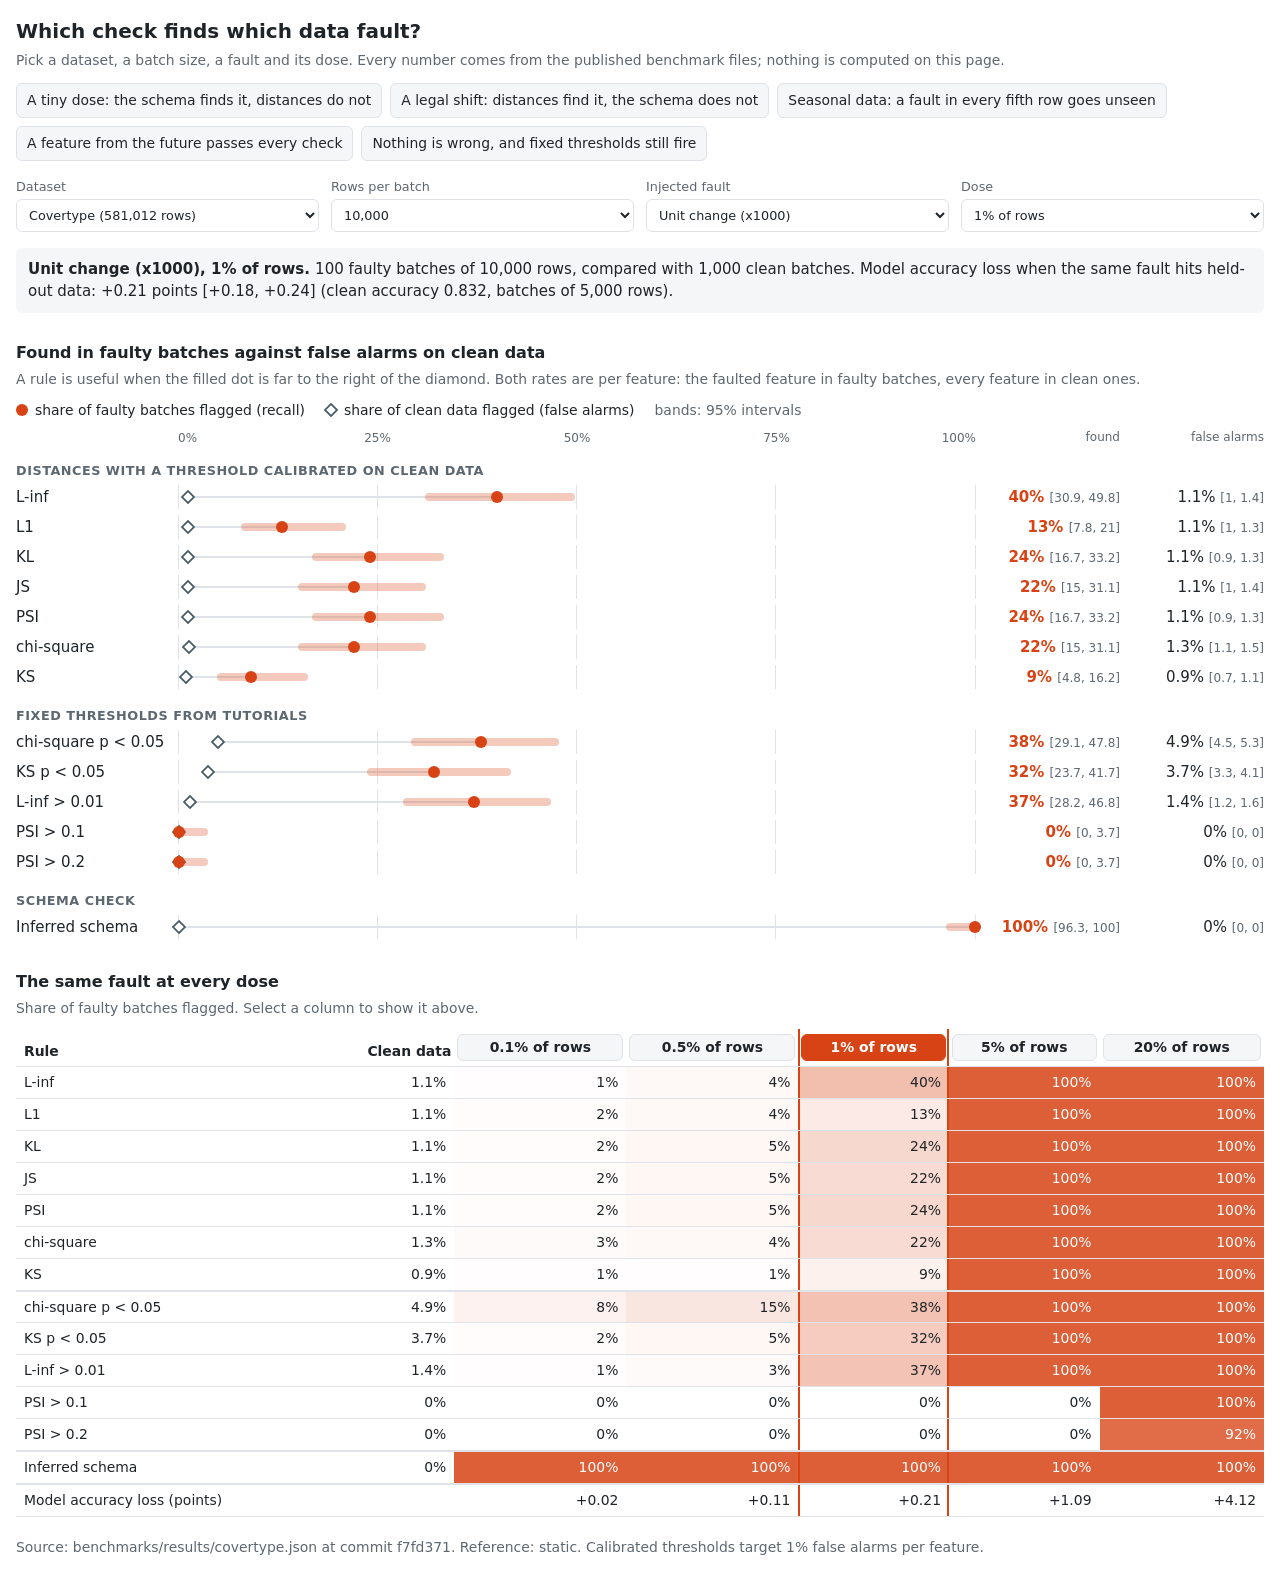
<file: explorer/index.html>
<!doctype html>
<html lang="en">
<head>
<meta charset="utf-8">
<meta name="viewport" content="width=device-width, initial-scale=1">
<title>ml-data-guard: results explorer</title>
<style>
:root {
  --ink: #1f2428; --muted: #5d6770; --line: #dfe3e7; --soft: #f5f6f7; --paper: #ffffff;
  --hit: #d84315; --hit-soft: rgba(216, 67, 21, 0.28); --clean: #455a64; --clean-soft: rgba(69, 90, 100, 0.3);
}
* { box-sizing: border-box; }
html { background: var(--paper); }
body {
  margin: 0; padding: 16px; background: var(--paper); color: var(--ink);
  font: 15px/1.5 Roboto, system-ui, -apple-system, "Segoe UI", Arial, sans-serif;
}
h1 { font-size: 1.25rem; margin: 0 0 4px; }
h2 { font-size: 1rem; margin: 28px 0 4px; }
p { margin: 0 0 10px; }
.muted { color: var(--muted); font-size: 0.87rem; }
.presets { display: flex; flex-wrap: wrap; gap: 8px; margin: 12px 0 16px; }
button {
  font: inherit; font-size: 0.87rem; color: var(--ink); background: var(--soft);
  border: 1px solid var(--line); border-radius: 6px; padding: 6px 10px; cursor: pointer;
}
button:hover { border-color: var(--hit); }
button[aria-pressed="true"] { background: var(--hit); border-color: var(--hit); color: #fff; }
button:focus-visible, select:focus-visible { outline: 2px solid var(--hit); outline-offset: 2px; }
.controls { display: grid; grid-template-columns: repeat(4, minmax(0, 1fr)); gap: 12px; }
label { display: block; font-size: 0.8rem; color: var(--muted); }
select {
  display: block; width: 100%; margin-top: 3px; padding: 7px 8px; font: inherit; color: var(--ink);
  background: var(--paper); border: 1px solid var(--line); border-radius: 6px;
}
.facts { margin: 16px 0 0; padding: 10px 12px; background: var(--soft); border-radius: 6px; }
.facts strong { font-weight: 600; }
.legend { display: flex; flex-wrap: wrap; gap: 6px 20px; margin: 8px 0 6px; font-size: 0.87rem; }
.key { display: inline-flex; align-items: center; gap: 7px; }
.mark { display: inline-block; width: 12px; height: 12px; }
.mark.hit { background: var(--hit); border-radius: 50%; }
.mark.clean { background: var(--paper); border: 2px solid var(--clean); transform: rotate(45deg) scale(0.85); }
.row, .axis {
  display: grid; grid-template-columns: 150px minmax(0, 1fr) 132px 132px; gap: 0 12px;
  align-items: center; min-height: 30px;
}
.group { margin: 14px 0 2px; font-size: 0.8rem; font-weight: 600; color: var(--muted); text-transform: uppercase; letter-spacing: 0.04em; }
.axis { min-height: 20px; font-size: 0.75rem; color: var(--muted); }
.ticks { position: relative; height: 16px; }
.ticks span { position: absolute; transform: translateX(-50%); }
.ticks span:first-child { transform: none; }
.ticks span:last-child { transform: translateX(-100%); }
.head { text-align: right; }
.name { font-weight: 500; }
.track {
  position: relative; height: 24px; border-left: 1px solid var(--line); border-right: 1px solid var(--line);
  background: linear-gradient(to right, transparent calc(25% - 1px), var(--line) calc(25% - 1px), var(--line) 25%, transparent 25%,
    transparent calc(50% - 1px), var(--line) calc(50% - 1px), var(--line) 50%, transparent 50%,
    transparent calc(75% - 1px), var(--line) calc(75% - 1px), var(--line) 75%, transparent 75%);
}
.track > span { position: absolute; top: 50%; }
.band { height: 8px; margin-top: -4px; border-radius: 4px; min-width: 2px; }
.band.hit { background: var(--hit-soft); }
.band.clean { background: var(--clean-soft); }
.gap { height: 2px; margin-top: -1px; background: var(--line); }
.dot { width: 12px; height: 12px; margin: -6px 0 0 -6px; }
.dot.hit { background: var(--hit); border-radius: 50%; }
.dot.clean { background: var(--paper); border: 2px solid var(--clean); transform: rotate(45deg) scale(0.85); }
.num { text-align: right; font-variant-numeric: tabular-nums; white-space: nowrap; }
.num small { color: var(--muted); font-size: 0.75rem; }
.num.hit { color: var(--hit); font-weight: 600; }
.num.hit small { font-weight: 400; }
.none { color: var(--muted); font-style: italic; }
.scroll { overflow-x: auto; }
table { border-collapse: collapse; width: 100%; font-variant-numeric: tabular-nums; font-size: 0.87rem; }
th, td { padding: 5px 8px; text-align: right; border-bottom: 1px solid var(--line); white-space: nowrap; }
th:first-child, td:first-child { text-align: left; }
thead th { font-weight: 600; vertical-align: bottom; white-space: normal; padding: 5px 3px; }
thead th:first-child { padding-left: 8px; }
thead button { width: 100%; padding: 4px 5px; line-height: 1.25; }
td.sel, th.sel { box-shadow: inset 2px 0 0 var(--hit), inset -2px 0 0 var(--hit); }
tr.split td { border-top: 2px solid var(--line); }
tfoot td { font-weight: 500; }
@media (max-width: 720px) {
  .controls { grid-template-columns: repeat(2, minmax(0, 1fr)); }
  .row { grid-template-columns: minmax(0, 1fr) auto auto; padding: 4px 0; }
  .row .track { grid-column: 1 / -1; grid-row: 2; }
  .axis { grid-template-columns: minmax(0, 1fr); }
  .axis .head, .axis .pad { display: none; }
  .num small { display: none; }
}
</style>
</head>
<body>
<h1>Which check finds which data fault?</h1>
<p class="muted">Pick a dataset, a batch size, a fault and its dose. Every number comes from the published
benchmark files; nothing is computed on this page.</p>

<div class="presets" id="presets" role="group" aria-label="Examples"></div>

<div class="controls">
  <label>Dataset<select id="run"></select></label>
  <label>Rows per batch<select id="size"></select></label>
  <label>Injected fault<select id="fault"></select></label>
  <label>Dose<select id="severity"></select></label>
</div>

<p class="facts" id="facts"></p>

<h2>Found in faulty batches against false alarms on clean data</h2>
<p class="muted" id="reading"></p>
<div class="legend">
  <span class="key"><span class="mark hit"></span>share of faulty batches flagged (recall)</span>
  <span class="key"><span class="mark clean"></span>share of clean data flagged (false alarms)</span>
  <span class="key muted">bands: 95% intervals</span>
</div>
<div id="chart"></div>

<h2>The same fault at every dose</h2>
<p class="muted">Share of faulty batches flagged. Select a column to show it above.</p>
<div class="scroll"><table id="doses"></table></div>

<p class="muted" id="source" style="margin-top:20px"></p>

<script id="data" type="application/json">{"rules":[{"id":"calibrated:linf","label":"L-inf","group":"calibrated"},{"id":"calibrated:l1","label":"L1","group":"calibrated"},{"id":"calibrated:kl","label":"KL","group":"calibrated"},{"id":"calibrated:js","label":"JS","group":"calibrated"},{"id":"calibrated:psi","label":"PSI","group":"calibrated"},{"id":"calibrated:chi2","label":"chi-square","group":"calibrated"},{"id":"calibrated:ks","label":"KS","group":"calibrated"},{"id":"textbook:chi2 p<0.05","label":"chi-square p < 0.05","group":"textbook"},{"id":"textbook:ks p<0.05","label":"KS p < 0.05","group":"textbook"},{"id":"textbook:linf>0.01","label":"L-inf > 0.01","group":"textbook"},{"id":"textbook:psi>0.1","label":"PSI > 0.1","group":"textbook"},{"id":"textbook:psi>0.2","label":"PSI > 0.2","group":"textbook"},{"id":"textbook:schema","label":"Inferred schema","group":"schema"}],"faults":{"unit_change":"Unit change (x1000)","pinned_value":"Value pinned to -1","out_of_domain_numeric":"Out-of-range values","missing_rate_increase":"Missing values","type_change":"Number stored as text","new_category":"New category","dropped_feature":"Dropped column","mean_shift":"Mean shift","variance_change":"Variance change","duplicate_rows":"Duplicated rows","time_travel":"Feature shifted into the future","tiny_noise":"Tiny noise (negative control)"},"runs":[{"id":"covertype","label":"Covertype","rows":581012,"commit":"f7fd371","reference":"static","target_fpr":0.01,"model":{"clean_accuracy":0.8324,"batch_size":5000},"sizes":[{"batch_size":1000,"n_clean":1000,"clean":{"feature":{"calibrated:linf":[0.009,0.0075,0.0109],"calibrated:l1":[0.0072,0.0058,0.0088],"calibrated:kl":[0.0111,0.0094,0.0131],"calibrated:js":[0.0102,0.0085,0.0121],"calibrated:psi":[0.0106,0.0089,0.0126],"calibrated:chi2":[0.0125,0.0107,0.0146],"calibrated:ks":[0.0094,0.0077,0.0115],"textbook:chi2 p<0.05":[0.0553,0.0513,0.0595],"textbook:ks p<0.05":[0.0354,0.032,0.0392],"textbook:linf>0.01":[0.9357,0.9311,0.9399],"textbook:psi>0.1":[0.0,0.0,0.0003],"textbook:psi>0.2":[0.0,0.0,0.0003],"textbook:schema":[0.0,0.0,0.0003]},"batch":{"calibrated:linf":[0.105,0.0875,0.1255],"calibrated:l1":[0.081,0.0657,0.0996],"calibrated:kl":[0.122,0.1031,0.1437],"calibrated:js":[0.112,0.0939,0.1331],"calibrated:psi":[0.118,0.0995,0.1395],"calibrated:chi2":[0.135,0.1152,0.1576],"calibrated:ks":[0.088,0.072,0.1072],"textbook:chi2 p<0.05":[0.472,0.4412,0.503],"textbook:ks p<0.05":[0.272,0.2453,0.3004],"textbook:linf>0.01":[1.0,0.9962,1.0],"textbook:psi>0.1":[0.0,0.0,0.0038],"textbook:psi>0.2":[0.0,0.0,0.0038],"textbook:schema":[0.0,0.0,0.0038]}},"faults":[{"fault":"dropped_feature","severity":1,"unit":"binary","level":"feature","control":false,"n":100,"rules":{"calibrated:linf":null,"calibrated:l1":null,"calibrated:kl":null,"calibrated:js":null,"calibrated:psi":null,"calibrated:chi2":null,"calibrated:ks":null,"textbook:chi2 p<0.05":null,"textbook:ks p<0.05":null,"textbook:linf>0.01":null,"textbook:psi>0.1":null,"textbook:psi>0.2":null,"textbook:schema":[1.0,0.963,1.0]},"impact":[0.055484,0.042175,0.070309]},{"fault":"duplicate_rows","severity":0.001,"unit":"fraction_of_rows","level":"batch","control":false,"n":100,"rules":{"calibrated:linf":[0.14,0.0853,0.2214],"calibrated:l1":[0.16,0.101,0.2442],"calibrated:kl":[0.16,0.101,0.2442],"calibrated:js":[0.14,0.0853,0.2214],"calibrated:psi":[0.18,0.117,0.2667],"calibrated:chi2":[0.11,0.0625,0.1863],"calibrated:ks":[0.11,0.0625,0.1863],"textbook:chi2 p<0.05":[0.55,0.4524,0.6439],"textbook:ks p<0.05":[0.24,0.1669,0.3323],"textbook:linf>0.01":[1.0,0.963,1.0],"textbook:psi>0.1":[0.0,0.0,0.037],"textbook:psi>0.2":[0.0,0.0,0.037],"textbook:schema":[0.0,0.0,0.037]},"impact":[-2e-06,-4.6e-05,4.2e-05]},{"fault":"duplicate_rows","severity":0.005,"unit":"fraction_of_rows","level":"batch","control":false,"n":100,"rules":{"calibrated:linf":[0.13,0.0776,0.2098],"calibrated:l1":[0.08,0.0411,0.15],"calibrated:kl":[0.16,0.101,0.2442],"calibrated:js":[0.16,0.101,0.2442],"calibrated:psi":[0.16,0.101,0.2442],"calibrated:chi2":[0.16,0.101,0.2442],"calibrated:ks":[0.12,0.07,0.1981],"textbook:chi2 p<0.05":[0.56,0.4623,0.6533],"textbook:ks p<0.05":[0.32,0.2367,0.4166],"textbook:linf>0.01":[1.0,0.963,1.0],"textbook:psi>0.1":[0.0,0.0,0.037],"textbook:psi>0.2":[0.0,0.0,0.037],"textbook:schema":[0.0,0.0,0.037]},"impact":[-5e-05,-0.000148,5.4e-05]},{"fault":"duplicate_rows","severity":0.01,"unit":"fraction_of_rows","level":"batch","control":false,"n":100,"rules":{"calibrated:linf":[0.16,0.101,0.2442],"calibrated:l1":[0.12,0.07,0.1981],"calibrated:kl":[0.17,0.1089,0.2555],"calibrated:js":[0.17,0.1089,0.2555],"calibrated:psi":[0.16,0.101,0.2442],"calibrated:chi2":[0.18,0.117,0.2667],"calibrated:ks":[0.08,0.0411,0.15],"textbook:chi2 p<0.05":[0.53,0.4329,0.6249],"textbook:ks p<0.05":[0.25,0.1755,0.343],"textbook:linf>0.01":[1.0,0.963,1.0],"textbook:psi>0.1":[0.0,0.0,0.037],"textbook:psi>0.2":[0.0,0.0,0.037],"textbook:schema":[0.0,0.0,0.037]},"impact":[1.4e-05,-0.000136,0.000162]},{"fault":"duplicate_rows","severity":0.05,"unit":"fraction_of_rows","level":"batch","control":false,"n":100,"rules":{"calibrated:linf":[0.21,0.1417,0.2998],"calibrated:l1":[0.17,0.1089,0.2555],"calibrated:kl":[0.23,0.1584,0.3215],"calibrated:js":[0.21,0.1417,0.2998],"calibrated:psi":[0.23,0.1584,0.3215],"calibrated:chi2":[0.22,0.15,0.3107],"calibrated:ks":[0.12,0.07,0.1981],"textbook:chi2 p<0.05":[0.67,0.5731,0.7544],"textbook:ks p<0.05":[0.41,0.3187,0.508],"textbook:linf>0.01":[1.0,0.963,1.0],"textbook:psi>0.1":[0.01,0.0018,0.0545],"textbook:psi>0.2":[0.0,0.0,0.037],"textbook:schema":[0.0,0.0,0.037]},"impact":[0.000166,-0.000148,0.000468]},{"fault":"duplicate_rows","severity":0.2,"unit":"fraction_of_rows","level":"batch","control":false,"n":100,"rules":{"calibrated:linf":[0.37,0.2818,0.4678],"calibrated:l1":[0.6,0.502,0.6906],"calibrated:kl":[0.73,0.6357,0.8073],"calibrated:js":[0.71,0.6146,0.7899],"calibrated:psi":[0.7,0.6042,0.7811],"calibrated:chi2":[0.74,0.6463,0.816],"calibrated:ks":[0.36,0.2727,0.4576],"textbook:chi2 p<0.05":[1.0,0.963,1.0],"textbook:ks p<0.05":[0.64,0.5424,0.7273],"textbook:linf>0.01":[1.0,0.963,1.0],"textbook:psi>0.1":[0.0,0.0,0.037],"textbook:psi>0.2":[0.0,0.0,0.037],"textbook:schema":[0.0,0.0,0.037]},"impact":[-0.000134,-0.000692,0.000426]},{"fault":"mean_shift","severity":0.01,"unit":"sigma","level":"feature","control":false,"n":100,"rules":{"calibrated:linf":[0.17,0.1089,0.2555],"calibrated:l1":[0.18,0.117,0.2667],"calibrated:kl":[0.2,0.1334,0.2888],"calibrated:js":[0.2,0.1334,0.2888],"calibrated:psi":[0.19,0.1251,0.2778],"calibrated:chi2":[0.18,0.117,0.2667],"calibrated:ks":[0.09,0.0481,0.1623],"textbook:chi2 p<0.05":[0.22,0.15,0.3107],"textbook:ks p<0.05":[0.17,0.1089,0.2555],"textbook:linf>0.01":[0.98,0.93,0.9945],"textbook:psi>0.1":[0.07,0.0343,0.1375],"textbook:psi>0.2":[0.07,0.0343,0.1375],"textbook:schema":[0.0,0.0,0.037]},"impact":[0.000128,0.0,0.000266]},{"fault":"mean_shift","severity":0.05,"unit":"sigma","level":"feature","control":false,"n":100,"rules":{"calibrated:linf":[0.26,0.184,0.3537],"calibrated:l1":[0.25,0.1755,0.343],"calibrated:kl":[0.28,0.2014,0.3749],"calibrated:js":[0.27,0.1927,0.3643],"calibrated:psi":[0.26,0.184,0.3537],"calibrated:chi2":[0.26,0.184,0.3537],"calibrated:ks":[0.31,0.2278,0.4063],"textbook:chi2 p<0.05":[0.34,0.2546,0.4372],"textbook:ks p<0.05":[0.39,0.3002,0.488],"textbook:linf>0.01":[0.98,0.93,0.9945],"textbook:psi>0.1":[0.2,0.1334,0.2888],"textbook:psi>0.2":[0.16,0.101,0.2442],"textbook:schema":[0.0,0.0,0.037]},"impact":[0.00158,0.001124,0.002026]},{"fault":"mean_shift","severity":0.1,"unit":"sigma","level":"feature","control":false,"n":100,"rules":{"calibrated:linf":[0.73,0.6357,0.8073],"calibrated:l1":[0.62,0.5221,0.709],"calibrated:kl":[0.7,0.6042,0.7811],"calibrated:js":[0.71,0.6146,0.7899],"calibrated:psi":[0.71,0.6146,0.7899],"calibrated:chi2":[0.6,0.502,0.6906],"calibrated:ks":[0.83,0.7445,0.8911],"textbook:chi2 p<0.05":[0.75,0.657,0.8245],"textbook:ks p<0.05":[0.9,0.8256,0.9448],"textbook:linf>0.01":[1.0,0.963,1.0],"textbook:psi>0.1":[0.2,0.1334,0.2888],"textbook:psi>0.2":[0.2,0.1334,0.2888],"textbook:schema":[0.0,0.0,0.037]},"impact":[0.00479,0.003618,0.006038]},{"fault":"mean_shift","severity":0.25,"unit":"sigma","level":"feature","control":false,"n":100,"rules":{"calibrated:linf":[1.0,0.963,1.0],"calibrated:l1":[1.0,0.963,1.0],"calibrated:kl":[1.0,0.963,1.0],"calibrated:js":[1.0,0.963,1.0],"calibrated:psi":[1.0,0.963,1.0],"calibrated:chi2":[1.0,0.963,1.0],"calibrated:ks":[1.0,0.963,1.0],"textbook:chi2 p<0.05":[1.0,0.963,1.0],"textbook:ks p<0.05":[1.0,0.963,1.0],"textbook:linf>0.01":[1.0,0.963,1.0],"textbook:psi>0.1":[0.86,0.7786,0.9147],"textbook:psi>0.2":[0.4,0.3094,0.498],"textbook:schema":[0.0,0.0,0.037]},"impact":[0.02196,0.017244,0.026645]},{"fault":"mean_shift","severity":0.5,"unit":"sigma","level":"feature","control":false,"n":100,"rules":{"calibrated:linf":[1.0,0.963,1.0],"calibrated:l1":[1.0,0.963,1.0],"calibrated:kl":[1.0,0.963,1.0],"calibrated:js":[1.0,0.963,1.0],"calibrated:psi":[1.0,0.963,1.0],"calibrated:chi2":[1.0,0.963,1.0],"calibrated:ks":[1.0,0.963,1.0],"textbook:chi2 p<0.05":[1.0,0.963,1.0],"textbook:ks p<0.05":[1.0,0.963,1.0],"textbook:linf>0.01":[1.0,0.963,1.0],"textbook:psi>0.1":[1.0,0.963,1.0],"textbook:psi>0.2":[1.0,0.963,1.0],"textbook:schema":[0.08,0.0411,0.15]},"impact":[0.03672,0.027581,0.046349]},{"fault":"missing_rate_increase","severity":0.001,"unit":"fraction_of_rows","level":"feature","control":false,"n":100,"rules":{"calibrated:linf":[0.0,0.0,0.037],"calibrated:l1":[0.03,0.0103,0.0845],"calibrated:kl":[0.05,0.0215,0.1118],"calibrated:js":[0.04,0.0157,0.0984],"calibrated:psi":[0.03,0.0103,0.0845],"calibrated:chi2":[1.0,0.963,1.0],"calibrated:ks":[0.0353,0.0121,0.0987],"textbook:chi2 p<0.05":[1.0,0.963,1.0],"textbook:ks p<0.05":[0.0588,0.0254,0.1304],"textbook:linf>0.01":[0.93,0.8625,0.9657],"textbook:psi>0.1":[0.0,0.0,0.037],"textbook:psi>0.2":[0.0,0.0,0.037],"textbook:schema":[1.0,0.963,1.0]},"impact":[3.8e-05,1.4e-05,6.2e-05]},{"fault":"missing_rate_increase","severity":0.005,"unit":"fraction_of_rows","level":"feature","control":false,"n":100,"rules":{"calibrated:linf":[0.0,0.0,0.037],"calibrated:l1":[0.0,0.0,0.037],"calibrated:kl":[0.99,0.9455,0.9982],"calibrated:js":[0.39,0.3002,0.488],"calibrated:psi":[0.67,0.5731,0.7544],"calibrated:chi2":[1.0,0.963,1.0],"calibrated:ks":[0.0,0.0,0.0469],"textbook:chi2 p<0.05":[1.0,0.963,1.0],"textbook:ks p<0.05":[0.0256,0.0071,0.0888],"textbook:linf>0.01":[0.91,0.8377,0.9519],"textbook:psi>0.1":[0.0,0.0,0.037],"textbook:psi>0.2":[0.0,0.0,0.037],"textbook:schema":[1.0,0.963,1.0]},"impact":[0.0002,0.00012,0.000286]},{"fault":"missing_rate_increase","severity":0.01,"unit":"fraction_of_rows","level":"feature","control":false,"n":100,"rules":{"calibrated:linf":[0.02,0.0055,0.07],"calibrated:l1":[0.01,0.0018,0.0545],"calibrated:kl":[1.0,0.963,1.0],"calibrated:js":[0.98,0.93,0.9945],"calibrated:psi":[1.0,0.963,1.0],"calibrated:chi2":[1.0,0.963,1.0],"calibrated:ks":[0.0,0.0,0.0442],"textbook:chi2 p<0.05":[1.0,0.963,1.0],"textbook:ks p<0.05":[0.0482,0.0189,0.1175],"textbook:linf>0.01":[0.98,0.93,0.9945],"textbook:psi>0.1":[0.0,0.0,0.037],"textbook:psi>0.2":[0.0,0.0,0.037],"textbook:schema":[1.0,0.963,1.0]},"impact":[0.000634,0.00045,0.000834]},{"fault":"missing_rate_increase","severity":0.05,"unit":"fraction_of_rows","level":"feature","control":false,"n":100,"rules":{"calibrated:linf":[1.0,0.963,1.0],"calibrated:l1":[0.69,0.5937,0.7722],"calibrated:kl":[1.0,0.963,1.0],"calibrated:js":[1.0,0.963,1.0],"calibrated:psi":[1.0,0.963,1.0],"calibrated:chi2":[1.0,0.963,1.0],"calibrated:ks":[0.0241,0.0066,0.0837],"textbook:chi2 p<0.05":[1.0,0.963,1.0],"textbook:ks p<0.05":[0.0361,0.0124,0.101],"textbook:linf>0.01":[1.0,0.963,1.0],"textbook:psi>0.1":[1.0,0.963,1.0],"textbook:psi>0.2":[1.0,0.963,1.0],"textbook:schema":[1.0,0.963,1.0]},"impact":[0.001844,0.001336,0.002448]},{"fault":"missing_rate_increase","severity":0.2,"unit":"fraction_of_rows","level":"feature","control":false,"n":100,"rules":{"calibrated:linf":[1.0,0.963,1.0],"calibrated:l1":[1.0,0.963,1.0],"calibrated:kl":[1.0,0.963,1.0],"calibrated:js":[1.0,0.963,1.0],"calibrated:psi":[1.0,0.963,1.0],"calibrated:chi2":[1.0,0.963,1.0],"calibrated:ks":[0.0366,0.0125,0.1021],"textbook:chi2 p<0.05":[1.0,0.963,1.0],"textbook:ks p<0.05":[0.0366,0.0125,0.1021],"textbook:linf>0.01":[1.0,0.963,1.0],"textbook:psi>0.1":[1.0,0.963,1.0],"textbook:psi>0.2":[1.0,0.963,1.0],"textbook:schema":[1.0,0.963,1.0]},"impact":[0.00977,0.007304,0.012672]},{"fault":"new_category","severity":0.001,"unit":"fraction_of_rows","level":"feature","control":false,"n":100,"rules":{"calibrated:linf":[0.0,0.0,0.037],"calibrated:l1":[0.02,0.0055,0.07],"calibrated:kl":[0.05,0.0215,0.1118],"calibrated:js":[0.05,0.0215,0.1118],"calibrated:psi":[0.05,0.0215,0.1118],"calibrated:chi2":[1.0,0.963,1.0],"calibrated:ks":null,"textbook:chi2 p<0.05":[1.0,0.963,1.0],"textbook:ks p<0.05":null,"textbook:linf>0.01":[0.88,0.8019,0.93],"textbook:psi>0.1":[0.0,0.0,0.037],"textbook:psi>0.2":[0.0,0.0,0.037],"textbook:schema":[1.0,0.963,1.0]},"impact":[2.8e-05,6e-06,5e-05]},{"fault":"new_category","severity":0.005,"unit":"fraction_of_rows","level":"feature","control":false,"n":100,"rules":{"calibrated:linf":[0.0,0.0,0.037],"calibrated:l1":[0.0,0.0,0.037],"calibrated:kl":[0.99,0.9455,0.9982],"calibrated:js":[0.62,0.5221,0.709],"calibrated:psi":[0.68,0.5834,0.7633],"calibrated:chi2":[1.0,0.963,1.0],"calibrated:ks":null,"textbook:chi2 p<0.05":[1.0,0.963,1.0],"textbook:ks p<0.05":null,"textbook:linf>0.01":[0.86,0.7786,0.9147],"textbook:psi>0.1":[0.0,0.0,0.037],"textbook:psi>0.2":[0.0,0.0,0.037],"textbook:schema":[1.0,0.963,1.0]},"impact":[0.000284,0.000226,0.000342]},{"fault":"new_category","severity":0.01,"unit":"fraction_of_rows","level":"feature","control":false,"n":100,"rules":{"calibrated:linf":[0.0,0.0,0.037],"calibrated:l1":[0.01,0.0018,0.0545],"calibrated:kl":[1.0,0.963,1.0],"calibrated:js":[0.86,0.7786,0.9147],"calibrated:psi":[1.0,0.963,1.0],"calibrated:chi2":[1.0,0.963,1.0],"calibrated:ks":null,"textbook:chi2 p<0.05":[1.0,0.963,1.0],"textbook:ks p<0.05":null,"textbook:linf>0.01":[0.9,0.8256,0.9448],"textbook:psi>0.1":[0.06,0.0278,0.1248],"textbook:psi>0.2":[0.0,0.0,0.037],"textbook:schema":[1.0,0.963,1.0]},"impact":[0.000492,0.000406,0.000572]},{"fault":"new_category","severity":0.05,"unit":"fraction_of_rows","level":"feature","control":false,"n":100,"rules":{"calibrated:linf":[1.0,0.963,1.0],"calibrated:l1":[0.84,0.7558,0.899],"calibrated:kl":[1.0,0.963,1.0],"calibrated:js":[1.0,0.963,1.0],"calibrated:psi":[1.0,0.963,1.0],"calibrated:chi2":[1.0,0.963,1.0],"calibrated:ks":null,"textbook:chi2 p<0.05":[1.0,0.963,1.0],"textbook:ks p<0.05":null,"textbook:linf>0.01":[1.0,0.963,1.0],"textbook:psi>0.1":[1.0,0.963,1.0],"textbook:psi>0.2":[1.0,0.963,1.0],"textbook:schema":[1.0,0.963,1.0]},"impact":[0.002302,0.002082,0.002528]},{"fault":"new_category","severity":0.2,"unit":"fraction_of_rows","level":"feature","control":false,"n":100,"rules":{"calibrated:linf":[1.0,0.963,1.0],"calibrated:l1":[1.0,0.963,1.0],"calibrated:kl":[1.0,0.963,1.0],"calibrated:js":[1.0,0.963,1.0],"calibrated:psi":[1.0,0.963,1.0],"calibrated:chi2":[1.0,0.963,1.0],"calibrated:ks":null,"textbook:chi2 p<0.05":[1.0,0.963,1.0],"textbook:ks p<0.05":null,"textbook:linf>0.01":[1.0,0.963,1.0],"textbook:psi>0.1":[1.0,0.963,1.0],"textbook:psi>0.2":[1.0,0.963,1.0],"textbook:schema":[1.0,0.963,1.0]},"impact":[0.010198,0.009584,0.010836]},{"fault":"out_of_domain_numeric","severity":0.001,"unit":"fraction_of_rows","level":"feature","control":false,"n":100,"rules":{"calibrated:linf":[0.02,0.0055,0.07],"calibrated:l1":[0.0,0.0,0.037],"calibrated:kl":[0.0,0.0,0.037],"calibrated:js":[0.0,0.0,0.037],"calibrated:psi":[0.0,0.0,0.037],"calibrated:chi2":[0.01,0.0018,0.0545],"calibrated:ks":[0.03,0.0103,0.0845],"textbook:chi2 p<0.05":[0.04,0.0157,0.0984],"textbook:ks p<0.05":[0.05,0.0215,0.1118],"textbook:linf>0.01":[0.96,0.9016,0.9843],"textbook:psi>0.1":[0.0,0.0,0.037],"textbook:psi>0.2":[0.0,0.0,0.037],"textbook:schema":[0.87,0.7902,0.9224]},"impact":[0.000228,0.000176,0.000278]},{"fault":"out_of_domain_numeric","severity":0.005,"unit":"fraction_of_rows","level":"feature","control":false,"n":100,"rules":{"calibrated:linf":[0.03,0.0103,0.0845],"calibrated:l1":[0.01,0.0018,0.0545],"calibrated:kl":[0.03,0.0103,0.0845],"calibrated:js":[0.02,0.0055,0.07],"calibrated:psi":[0.01,0.0018,0.0545],"calibrated:chi2":[0.02,0.0055,0.07],"calibrated:ks":[0.0,0.0,0.037],"textbook:chi2 p<0.05":[0.09,0.0481,0.1623],"textbook:ks p<0.05":[0.05,0.0215,0.1118],"textbook:linf>0.01":[0.94,0.8752,0.9722],"textbook:psi>0.1":[0.0,0.0,0.037],"textbook:psi>0.2":[0.0,0.0,0.037],"textbook:schema":[0.96,0.9016,0.9843]},"impact":[0.000908,0.000752,0.001064]},{"fault":"out_of_domain_numeric","severity":0.01,"unit":"fraction_of_rows","level":"feature","control":false,"n":100,"rules":{"calibrated:linf":[0.02,0.0055,0.07],"calibrated:l1":[0.04,0.0157,0.0984],"calibrated:kl":[0.02,0.0055,0.07],"calibrated:js":[0.03,0.0103,0.0845],"calibrated:psi":[0.03,0.0103,0.0845],"calibrated:chi2":[0.02,0.0055,0.07],"calibrated:ks":[0.03,0.0103,0.0845],"textbook:chi2 p<0.05":[0.08,0.0411,0.15],"textbook:ks p<0.05":[0.03,0.0103,0.0845],"textbook:linf>0.01":[0.99,0.9455,0.9982],"textbook:psi>0.1":[0.0,0.0,0.037],"textbook:psi>0.2":[0.0,0.0,0.037],"textbook:schema":[0.99,0.9455,0.9982]},"impact":[0.00219,0.001848,0.002536]},{"fault":"out_of_domain_numeric","severity":0.05,"unit":"fraction_of_rows","level":"feature","control":false,"n":100,"rules":{"calibrated:linf":[0.95,0.8882,0.9785],"calibrated:l1":[0.43,0.3373,0.5278],"calibrated:kl":[0.6,0.502,0.6906],"calibrated:js":[0.54,0.4426,0.6344],"calibrated:psi":[0.5,0.4038,0.5962],"calibrated:chi2":[0.56,0.4623,0.6533],"calibrated:ks":[0.93,0.8625,0.9657],"textbook:chi2 p<0.05":[0.81,0.7222,0.8749],"textbook:ks p<0.05":[1.0,0.963,1.0],"textbook:linf>0.01":[1.0,0.963,1.0],"textbook:psi>0.1":[0.0,0.0,0.037],"textbook:psi>0.2":[0.0,0.0,0.037],"textbook:schema":[1.0,0.963,1.0]},"impact":[0.010012,0.008337,0.011738]},{"fault":"out_of_domain_numeric","severity":0.2,"unit":"fraction_of_rows","level":"feature","control":false,"n":100,"rules":{"calibrated:linf":[1.0,0.963,1.0],"calibrated:l1":[1.0,0.963,1.0],"calibrated:kl":[1.0,0.963,1.0],"calibrated:js":[1.0,0.963,1.0],"calibrated:psi":[1.0,0.963,1.0],"calibrated:chi2":[1.0,0.963,1.0],"calibrated:ks":[1.0,0.963,1.0],"textbook:chi2 p<0.05":[1.0,0.963,1.0],"textbook:ks p<0.05":[1.0,0.963,1.0],"textbook:linf>0.01":[1.0,0.963,1.0],"textbook:psi>0.1":[1.0,0.963,1.0],"textbook:psi>0.2":[0.98,0.93,0.9945],"textbook:schema":[1.0,0.963,1.0]},"impact":[0.045418,0.038106,0.051848]},{"fault":"pinned_value","severity":0.001,"unit":"fraction_of_rows","level":"feature","control":false,"n":100,"rules":{"calibrated:linf":[0.0,0.0,0.037],"calibrated:l1":[0.0,0.0,0.037],"calibrated:kl":[0.03,0.0103,0.0845],"calibrated:js":[0.02,0.0055,0.07],"calibrated:psi":[0.01,0.0018,0.0545],"calibrated:chi2":[0.24,0.1669,0.3323],"calibrated:ks":[0.0128,0.0023,0.0691],"textbook:chi2 p<0.05":[0.27,0.1927,0.3643],"textbook:ks p<0.05":[0.0128,0.0023,0.0691],"textbook:linf>0.01":[0.95,0.8882,0.9785],"textbook:psi>0.1":[0.0,0.0,0.037],"textbook:psi>0.2":[0.0,0.0,0.037],"textbook:schema":[0.88,0.8019,0.93]},"impact":[0.000106,6.2e-05,0.000152]},{"fault":"pinned_value","severity":0.005,"unit":"fraction_of_rows","level":"feature","control":false,"n":100,"rules":{"calibrated:linf":[0.01,0.0018,0.0545],"calibrated:l1":[0.04,0.0157,0.0984],"calibrated:kl":[0.21,0.1417,0.2998],"calibrated:js":[0.13,0.0776,0.2098],"calibrated:psi":[0.16,0.101,0.2442],"calibrated:chi2":[0.21,0.1417,0.2998],"calibrated:ks":[0.0361,0.0124,0.101],"textbook:chi2 p<0.05":[0.23,0.1584,0.3215],"textbook:ks p<0.05":[0.0602,0.026,0.1334],"textbook:linf>0.01":[0.96,0.9016,0.9843],"textbook:psi>0.1":[0.0,0.0,0.037],"textbook:psi>0.2":[0.0,0.0,0.037],"textbook:schema":[0.88,0.8019,0.93]},"impact":[0.000628,0.000492,0.00076]},{"fault":"pinned_value","severity":0.01,"unit":"fraction_of_rows","level":"feature","control":false,"n":100,"rules":{"calibrated:linf":[0.04,0.0157,0.0984],"calibrated:l1":[0.03,0.0103,0.0845],"calibrated:kl":[0.2,0.1334,0.2888],"calibrated:js":[0.18,0.117,0.2667],"calibrated:psi":[0.21,0.1417,0.2998],"calibrated:chi2":[0.2,0.1334,0.2888],"calibrated:ks":[0.012,0.0021,0.0651],"textbook:chi2 p<0.05":[0.26,0.184,0.3537],"textbook:ks p<0.05":[0.0482,0.0189,0.1175],"textbook:linf>0.01":[0.98,0.93,0.9945],"textbook:psi>0.1":[0.01,0.0018,0.0545],"textbook:psi>0.2":[0.0,0.0,0.037],"textbook:schema":[0.93,0.8625,0.9657]},"impact":[0.00115,0.000898,0.001432]},{"fault":"pinned_value","severity":0.05,"unit":"fraction_of_rows","level":"feature","control":false,"n":100,"rules":{"calibrated:linf":[0.98,0.93,0.9945],"calibrated:l1":[0.5,0.4038,0.5962],"calibrated:kl":[0.77,0.6785,0.8416],"calibrated:js":[0.71,0.6146,0.7899],"calibrated:psi":[0.67,0.5731,0.7544],"calibrated:chi2":[0.7,0.6042,0.7811],"calibrated:ks":[0.8415,0.7474,0.9049],"textbook:chi2 p<0.05":[0.89,0.8137,0.9375],"textbook:ks p<0.05":[1.0,0.9552,1.0],"textbook:linf>0.01":[1.0,0.963,1.0],"textbook:psi>0.1":[0.18,0.117,0.2667],"textbook:psi>0.2":[0.18,0.117,0.2667],"textbook:schema":[0.94,0.8752,0.9722]},"impact":[0.007018,0.005652,0.008394]},{"fault":"pinned_value","severity":0.2,"unit":"fraction_of_rows","level":"feature","control":false,"n":100,"rules":{"calibrated:linf":[1.0,0.963,1.0],"calibrated:l1":[1.0,0.963,1.0],"calibrated:kl":[1.0,0.963,1.0],"calibrated:js":[1.0,0.963,1.0],"calibrated:psi":[1.0,0.963,1.0],"calibrated:chi2":[1.0,0.963,1.0],"calibrated:ks":[1.0,0.9542,1.0],"textbook:chi2 p<0.05":[1.0,0.963,1.0],"textbook:ks p<0.05":[1.0,0.9542,1.0],"textbook:linf>0.01":[1.0,0.963,1.0],"textbook:psi>0.1":[1.0,0.963,1.0],"textbook:psi>0.2":[1.0,0.963,1.0],"textbook:schema":[0.91,0.8377,0.9519]},"impact":[0.02465,0.019847,0.030051]},{"fault":"tiny_noise","severity":0.0001,"unit":"fraction_of_rows","level":"feature","control":true,"n":100,"rules":{"calibrated:linf":[0.02,0.0055,0.07],"calibrated:l1":[0.01,0.0018,0.0545],"calibrated:kl":[0.0,0.0,0.037],"calibrated:js":[0.0,0.0,0.037],"calibrated:psi":[0.0,0.0,0.037],"calibrated:chi2":[0.0,0.0,0.037],"calibrated:ks":[0.0,0.0,0.0423],"textbook:chi2 p<0.05":[0.06,0.0278,0.1248],"textbook:ks p<0.05":[0.0115,0.002,0.0623],"textbook:linf>0.01":[0.96,0.9016,0.9843],"textbook:psi>0.1":[0.0,0.0,0.037],"textbook:psi>0.2":[0.0,0.0,0.037],"textbook:schema":[0.0,0.0,0.037]},"impact":[1.6e-05,2e-06,3e-05]},{"fault":"type_change","severity":0.001,"unit":"fraction_of_rows","level":"feature","control":false,"n":100,"rules":{"calibrated:linf":[0.0,0.0,0.037],"calibrated:l1":[0.0,0.0,0.037],"calibrated:kl":[0.06,0.0278,0.1248],"calibrated:js":[0.05,0.0215,0.1118],"calibrated:psi":[0.05,0.0215,0.1118],"calibrated:chi2":[1.0,0.963,1.0],"calibrated:ks":[0.01,0.0018,0.0545],"textbook:chi2 p<0.05":[1.0,0.963,1.0],"textbook:ks p<0.05":[0.02,0.0055,0.07],"textbook:linf>0.01":[0.93,0.8625,0.9657],"textbook:psi>0.1":[0.0,0.0,0.037],"textbook:psi>0.2":[0.0,0.0,0.037],"textbook:schema":[1.0,0.963,1.0]},"impact":[3e-05,2e-06,6e-05]},{"fault":"type_change","severity":0.005,"unit":"fraction_of_rows","level":"feature","control":false,"n":100,"rules":{"calibrated:linf":[0.0,0.0,0.037],"calibrated:l1":[0.02,0.0055,0.07],"calibrated:kl":[1.0,0.963,1.0],"calibrated:js":[0.33,0.2456,0.4269],"calibrated:psi":[0.63,0.5322,0.7182],"calibrated:chi2":[1.0,0.963,1.0],"calibrated:ks":[0.01,0.0018,0.0545],"textbook:chi2 p<0.05":[1.0,0.963,1.0],"textbook:ks p<0.05":[0.02,0.0055,0.07],"textbook:linf>0.01":[0.98,0.93,0.9945],"textbook:psi>0.1":[0.0,0.0,0.037],"textbook:psi>0.2":[0.0,0.0,0.037],"textbook:schema":[1.0,0.963,1.0]},"impact":[0.000278,0.00019,0.000372]},{"fault":"type_change","severity":0.01,"unit":"fraction_of_rows","level":"feature","control":false,"n":100,"rules":{"calibrated:linf":[0.0,0.0,0.037],"calibrated:l1":[0.04,0.0157,0.0984],"calibrated:kl":[1.0,0.963,1.0],"calibrated:js":[0.99,0.9455,0.9982],"calibrated:psi":[1.0,0.963,1.0],"calibrated:chi2":[1.0,0.963,1.0],"calibrated:ks":[0.0,0.0,0.037],"textbook:chi2 p<0.05":[1.0,0.963,1.0],"textbook:ks p<0.05":[0.03,0.0103,0.0845],"textbook:linf>0.01":[0.99,0.9455,0.9982],"textbook:psi>0.1":[0.0,0.0,0.037],"textbook:psi>0.2":[0.0,0.0,0.037],"textbook:schema":[1.0,0.963,1.0]},"impact":[0.000416,0.000278,0.000574]},{"fault":"type_change","severity":0.05,"unit":"fraction_of_rows","level":"feature","control":false,"n":100,"rules":{"calibrated:linf":[1.0,0.963,1.0],"calibrated:l1":[0.74,0.6463,0.816],"calibrated:kl":[1.0,0.963,1.0],"calibrated:js":[1.0,0.963,1.0],"calibrated:psi":[1.0,0.963,1.0],"calibrated:chi2":[1.0,0.963,1.0],"calibrated:ks":[0.01,0.0018,0.0545],"textbook:chi2 p<0.05":[1.0,0.963,1.0],"textbook:ks p<0.05":[0.04,0.0157,0.0984],"textbook:linf>0.01":[1.0,0.963,1.0],"textbook:psi>0.1":[1.0,0.963,1.0],"textbook:psi>0.2":[1.0,0.963,1.0],"textbook:schema":[1.0,0.963,1.0]},"impact":[0.003696,0.002772,0.004626]},{"fault":"type_change","severity":0.2,"unit":"fraction_of_rows","level":"feature","control":false,"n":100,"rules":{"calibrated:linf":[1.0,0.963,1.0],"calibrated:l1":[1.0,0.963,1.0],"calibrated:kl":[1.0,0.963,1.0],"calibrated:js":[1.0,0.963,1.0],"calibrated:psi":[1.0,0.963,1.0],"calibrated:chi2":[1.0,0.963,1.0],"calibrated:ks":[0.03,0.0103,0.0845],"textbook:chi2 p<0.05":[1.0,0.963,1.0],"textbook:ks p<0.05":[0.03,0.0103,0.0845],"textbook:linf>0.01":[1.0,0.963,1.0],"textbook:psi>0.1":[1.0,0.963,1.0],"textbook:psi>0.2":[1.0,0.963,1.0],"textbook:schema":[1.0,0.963,1.0]},"impact":[0.009848,0.00686,0.013141]},{"fault":"unit_change","severity":0.001,"unit":"fraction_of_rows","level":"feature","control":false,"n":100,"rules":{"calibrated:linf":[0.0,0.0,0.037],"calibrated:l1":[0.0,0.0,0.037],"calibrated:kl":[0.02,0.0055,0.07],"calibrated:js":[0.02,0.0055,0.07],"calibrated:psi":[0.0,0.0,0.037],"calibrated:chi2":[0.01,0.0018,0.0545],"calibrated:ks":[0.03,0.0103,0.0845],"textbook:chi2 p<0.05":[0.04,0.0157,0.0984],"textbook:ks p<0.05":[0.07,0.0343,0.1375],"textbook:linf>0.01":[0.95,0.8882,0.9785],"textbook:psi>0.1":[0.0,0.0,0.037],"textbook:psi>0.2":[0.0,0.0,0.037],"textbook:schema":[1.0,0.963,1.0]},"impact":[0.000244,0.000188,0.0003]},{"fault":"unit_change","severity":0.005,"unit":"fraction_of_rows","level":"feature","control":false,"n":100,"rules":{"calibrated:linf":[0.01,0.0018,0.0545],"calibrated:l1":[0.0,0.0,0.037],"calibrated:kl":[0.01,0.0018,0.0545],"calibrated:js":[0.01,0.0018,0.0545],"calibrated:psi":[0.01,0.0018,0.0545],"calibrated:chi2":[0.01,0.0018,0.0545],"calibrated:ks":[0.0,0.0,0.037],"textbook:chi2 p<0.05":[0.03,0.0103,0.0845],"textbook:ks p<0.05":[0.01,0.0018,0.0545],"textbook:linf>0.01":[0.96,0.9016,0.9843],"textbook:psi>0.1":[0.0,0.0,0.037],"textbook:psi>0.2":[0.0,0.0,0.037],"textbook:schema":[1.0,0.963,1.0]},"impact":[0.001088,0.000898,0.00128]},{"fault":"unit_change","severity":0.01,"unit":"fraction_of_rows","level":"feature","control":false,"n":100,"rules":{"calibrated:linf":[0.04,0.0157,0.0984],"calibrated:l1":[0.02,0.0055,0.07],"calibrated:kl":[0.02,0.0055,0.07],"calibrated:js":[0.03,0.0103,0.0845],"calibrated:psi":[0.02,0.0055,0.07],"calibrated:chi2":[0.02,0.0055,0.07],"calibrated:ks":[0.01,0.0018,0.0545],"textbook:chi2 p<0.05":[0.08,0.0411,0.15],"textbook:ks p<0.05":[0.07,0.0343,0.1375],"textbook:linf>0.01":[0.93,0.8625,0.9657],"textbook:psi>0.1":[0.0,0.0,0.037],"textbook:psi>0.2":[0.0,0.0,0.037],"textbook:schema":[1.0,0.963,1.0]},"impact":[0.002112,0.001788,0.002428]},{"fault":"unit_change","severity":0.05,"unit":"fraction_of_rows","level":"feature","control":false,"n":100,"rules":{"calibrated:linf":[0.95,0.8882,0.9785],"calibrated:l1":[0.52,0.4232,0.6154],"calibrated:kl":[0.72,0.6251,0.7986],"calibrated:js":[0.67,0.5731,0.7544],"calibrated:psi":[0.63,0.5322,0.7182],"calibrated:chi2":[0.62,0.5221,0.709],"calibrated:ks":[0.94,0.8752,0.9722],"textbook:chi2 p<0.05":[0.89,0.8137,0.9375],"textbook:ks p<0.05":[0.99,0.9455,0.9982],"textbook:linf>0.01":[1.0,0.963,1.0],"textbook:psi>0.1":[0.0,0.0,0.037],"textbook:psi>0.2":[0.0,0.0,0.037],"textbook:schema":[1.0,0.963,1.0]},"impact":[0.010888,0.009452,0.012348]},{"fault":"unit_change","severity":0.2,"unit":"fraction_of_rows","level":"feature","control":false,"n":100,"rules":{"calibrated:linf":[1.0,0.963,1.0],"calibrated:l1":[1.0,0.963,1.0],"calibrated:kl":[1.0,0.963,1.0],"calibrated:js":[1.0,0.963,1.0],"calibrated:psi":[1.0,0.963,1.0],"calibrated:chi2":[1.0,0.963,1.0],"calibrated:ks":[1.0,0.963,1.0],"textbook:chi2 p<0.05":[1.0,0.963,1.0],"textbook:ks p<0.05":[1.0,0.963,1.0],"textbook:linf>0.01":[1.0,0.963,1.0],"textbook:psi>0.1":[1.0,0.963,1.0],"textbook:psi>0.2":[0.96,0.9016,0.9843],"textbook:schema":[1.0,0.963,1.0]},"impact":[0.041224,0.035022,0.047258]},{"fault":"variance_change","severity":0.02,"unit":"relative_scale","level":"feature","control":false,"n":100,"rules":{"calibrated:linf":[0.17,0.1089,0.2555],"calibrated:l1":[0.21,0.1417,0.2998],"calibrated:kl":[0.21,0.1417,0.2998],"calibrated:js":[0.21,0.1417,0.2998],"calibrated:psi":[0.21,0.1417,0.2998],"calibrated:chi2":[0.22,0.15,0.3107],"calibrated:ks":[0.19,0.1251,0.2778],"textbook:chi2 p<0.05":[0.23,0.1584,0.3215],"textbook:ks p<0.05":[0.21,0.1417,0.2998],"textbook:linf>0.01":[0.97,0.9155,0.9897],"textbook:psi>0.1":[0.17,0.1089,0.2555],"textbook:psi>0.2":[0.15,0.0931,0.2328],"textbook:schema":[0.44,0.3467,0.5377]},"impact":[0.000146,2e-06,0.000292]},{"fault":"variance_change","severity":0.05,"unit":"relative_scale","level":"feature","control":false,"n":100,"rules":{"calibrated:linf":[0.32,0.2367,0.4166],"calibrated:l1":[0.27,0.1927,0.3643],"calibrated:kl":[0.3,0.2189,0.3958],"calibrated:js":[0.31,0.2278,0.4063],"calibrated:psi":[0.31,0.2278,0.4063],"calibrated:chi2":[0.29,0.2101,0.3854],"calibrated:ks":[0.28,0.2014,0.3749],"textbook:chi2 p<0.05":[0.38,0.291,0.4779],"textbook:ks p<0.05":[0.35,0.2636,0.4475],"textbook:linf>0.01":[0.98,0.93,0.9945],"textbook:psi>0.1":[0.24,0.1669,0.3323],"textbook:psi>0.2":[0.1,0.0552,0.1744],"textbook:schema":[0.51,0.4135,0.6058]},"impact":[0.001166,0.000794,0.001546]},{"fault":"variance_change","severity":0.1,"unit":"relative_scale","level":"feature","control":false,"n":100,"rules":{"calibrated:linf":[0.81,0.7222,0.8749],"calibrated:l1":[0.74,0.6463,0.816],"calibrated:kl":[0.77,0.6785,0.8416],"calibrated:js":[0.78,0.6893,0.85],"calibrated:psi":[0.76,0.6677,0.8331],"calibrated:chi2":[0.69,0.5937,0.7722],"calibrated:ks":[0.54,0.4426,0.6344],"textbook:chi2 p<0.05":[0.83,0.7445,0.8911],"textbook:ks p<0.05":[0.72,0.6251,0.7986],"textbook:linf>0.01":[1.0,0.963,1.0],"textbook:psi>0.1":[0.21,0.1417,0.2998],"textbook:psi>0.2":[0.15,0.0931,0.2328],"textbook:schema":[0.64,0.5424,0.7273]},"impact":[0.003962,0.002916,0.005094]},{"fault":"variance_change","severity":0.25,"unit":"relative_scale","level":"feature","control":false,"n":100,"rules":{"calibrated:linf":[1.0,0.963,1.0],"calibrated:l1":[1.0,0.963,1.0],"calibrated:kl":[1.0,0.963,1.0],"calibrated:js":[1.0,0.963,1.0],"calibrated:psi":[1.0,0.963,1.0],"calibrated:chi2":[1.0,0.963,1.0],"calibrated:ks":[0.99,0.9455,0.9982],"textbook:chi2 p<0.05":[1.0,0.963,1.0],"textbook:ks p<0.05":[1.0,0.963,1.0],"textbook:linf>0.01":[1.0,0.963,1.0],"textbook:psi>0.1":[0.76,0.6677,0.8331],"textbook:psi>0.2":[0.26,0.184,0.3537],"textbook:schema":[0.68,0.5834,0.7633]},"impact":[0.013738,0.01066,0.016971]},{"fault":"variance_change","severity":0.5,"unit":"relative_scale","level":"feature","control":false,"n":100,"rules":{"calibrated:linf":[1.0,0.963,1.0],"calibrated:l1":[1.0,0.963,1.0],"calibrated:kl":[1.0,0.963,1.0],"calibrated:js":[1.0,0.963,1.0],"calibrated:psi":[1.0,0.963,1.0],"calibrated:chi2":[1.0,0.963,1.0],"calibrated:ks":[1.0,0.963,1.0],"textbook:chi2 p<0.05":[1.0,0.963,1.0],"textbook:ks p<0.05":[1.0,0.963,1.0],"textbook:linf>0.01":[1.0,0.963,1.0],"textbook:psi>0.1":[1.0,0.963,1.0],"textbook:psi>0.2":[0.97,0.9155,0.9897],"textbook:schema":[0.72,0.6251,0.7986]},"impact":[0.025688,0.020739,0.031306]}]},{"batch_size":10000,"n_clean":1000,"clean":{"feature":{"calibrated:linf":[0.0115,0.0097,0.0136],"calibrated:l1":[0.0113,0.0096,0.0134],"calibrated:kl":[0.0112,0.0095,0.0133],"calibrated:js":[0.0114,0.0097,0.0135],"calibrated:psi":[0.0112,0.0095,0.0133],"calibrated:chi2":[0.0128,0.011,0.015],"calibrated:ks":[0.0087,0.0071,0.0107],"textbook:chi2 p<0.05":[0.049,0.0453,0.053],"textbook:ks p<0.05":[0.0369,0.0334,0.0408],"textbook:linf>0.01":[0.0142,0.0122,0.0164],"textbook:psi>0.1":[0.0,0.0,0.0003],"textbook:psi>0.2":[0.0,0.0,0.0003],"textbook:schema":[0.0,0.0,0.0003]},"batch":{"calibrated:linf":[0.127,0.1078,0.1491],"calibrated:l1":[0.129,0.1096,0.1512],"calibrated:kl":[0.129,0.1096,0.1512],"calibrated:js":[0.133,0.1134,0.1555],"calibrated:psi":[0.131,0.1115,0.1533],"calibrated:chi2":[0.144,0.1236,0.1671],"calibrated:ks":[0.073,0.0585,0.0908],"textbook:chi2 p<0.05":[0.443,0.4125,0.4739],"textbook:ks p<0.05":[0.267,0.2405,0.2953],"textbook:linf>0.01":[0.154,0.133,0.1777],"textbook:psi>0.1":[0.0,0.0,0.0038],"textbook:psi>0.2":[0.0,0.0,0.0038],"textbook:schema":[0.0,0.0,0.0038]}},"faults":[{"fault":"dropped_feature","severity":1,"unit":"binary","level":"feature","control":false,"n":100,"rules":{"calibrated:linf":null,"calibrated:l1":null,"calibrated:kl":null,"calibrated:js":null,"calibrated:psi":null,"calibrated:chi2":null,"calibrated:ks":null,"textbook:chi2 p<0.05":null,"textbook:ks p<0.05":null,"textbook:linf>0.01":null,"textbook:psi>0.1":null,"textbook:psi>0.2":null,"textbook:schema":[1.0,0.963,1.0]},"impact":[0.055484,0.042175,0.070309]},{"fault":"duplicate_rows","severity":0.001,"unit":"fraction_of_rows","level":"batch","control":false,"n":100,"rules":{"calibrated:linf":[0.11,0.0625,0.1863],"calibrated:l1":[0.19,0.1251,0.2778],"calibrated:kl":[0.16,0.101,0.2442],"calibrated:js":[0.13,0.0776,0.2098],"calibrated:psi":[0.14,0.0853,0.2214],"calibrated:chi2":[0.15,0.0931,0.2328],"calibrated:ks":[0.09,0.0481,0.1623],"textbook:chi2 p<0.05":[0.49,0.3942,0.5865],"textbook:ks p<0.05":[0.28,0.2014,0.3749],"textbook:linf>0.01":[0.15,0.0931,0.2328],"textbook:psi>0.1":[0.0,0.0,0.037],"textbook:psi>0.2":[0.0,0.0,0.037],"textbook:schema":[0.0,0.0,0.037]},"impact":[-2e-06,-4.6e-05,4.2e-05]},{"fault":"duplicate_rows","severity":0.005,"unit":"fraction_of_rows","level":"batch","control":false,"n":100,"rules":{"calibrated:linf":[0.14,0.0853,0.2214],"calibrated:l1":[0.15,0.0931,0.2328],"calibrated:kl":[0.08,0.0411,0.15],"calibrated:js":[0.13,0.0776,0.2098],"calibrated:psi":[0.12,0.07,0.1981],"calibrated:chi2":[0.11,0.0625,0.1863],"calibrated:ks":[0.07,0.0343,0.1375],"textbook:chi2 p<0.05":[0.45,0.3561,0.5476],"textbook:ks p<0.05":[0.35,0.2636,0.4475],"textbook:linf>0.01":[0.17,0.1089,0.2555],"textbook:psi>0.1":[0.0,0.0,0.037],"textbook:psi>0.2":[0.0,0.0,0.037],"textbook:schema":[0.0,0.0,0.037]},"impact":[-5e-05,-0.000148,5.4e-05]},{"fault":"duplicate_rows","severity":0.01,"unit":"fraction_of_rows","level":"batch","control":false,"n":100,"rules":{"calibrated:linf":[0.2,0.1334,0.2888],"calibrated:l1":[0.18,0.117,0.2667],"calibrated:kl":[0.1,0.0552,0.1744],"calibrated:js":[0.13,0.0776,0.2098],"calibrated:psi":[0.12,0.07,0.1981],"calibrated:chi2":[0.13,0.0776,0.2098],"calibrated:ks":[0.11,0.0625,0.1863],"textbook:chi2 p<0.05":[0.44,0.3467,0.5377],"textbook:ks p<0.05":[0.37,0.2818,0.4678],"textbook:linf>0.01":[0.24,0.1669,0.3323],"textbook:psi>0.1":[0.0,0.0,0.037],"textbook:psi>0.2":[0.0,0.0,0.037],"textbook:schema":[0.0,0.0,0.037]},"impact":[1.4e-05,-0.000136,0.000162]},{"fault":"duplicate_rows","severity":0.05,"unit":"fraction_of_rows","level":"batch","control":false,"n":100,"rules":{"calibrated:linf":[0.17,0.1089,0.2555],"calibrated:l1":[0.18,0.117,0.2667],"calibrated:kl":[0.2,0.1334,0.2888],"calibrated:js":[0.24,0.1669,0.3323],"calibrated:psi":[0.23,0.1584,0.3215],"calibrated:chi2":[0.22,0.15,0.3107],"calibrated:ks":[0.11,0.0625,0.1863],"textbook:chi2 p<0.05":[0.65,0.5525,0.7364],"textbook:ks p<0.05":[0.36,0.2727,0.4576],"textbook:linf>0.01":[0.2,0.1334,0.2888],"textbook:psi>0.1":[0.0,0.0,0.037],"textbook:psi>0.2":[0.0,0.0,0.037],"textbook:schema":[0.0,0.0,0.037]},"impact":[0.000166,-0.000148,0.000468]},{"fault":"duplicate_rows","severity":0.2,"unit":"fraction_of_rows","level":"batch","control":false,"n":100,"rules":{"calibrated:linf":[0.51,0.4135,0.6058],"calibrated:l1":[0.62,0.5221,0.709],"calibrated:kl":[0.68,0.5834,0.7633],"calibrated:js":[0.68,0.5834,0.7633],"calibrated:psi":[0.68,0.5834,0.7633],"calibrated:chi2":[0.69,0.5937,0.7722],"calibrated:ks":[0.26,0.184,0.3537],"textbook:chi2 p<0.05":[0.98,0.93,0.9945],"textbook:ks p<0.05":[0.61,0.512,0.6998],"textbook:linf>0.01":[0.5,0.4038,0.5962],"textbook:psi>0.1":[0.0,0.0,0.037],"textbook:psi>0.2":[0.0,0.0,0.037],"textbook:schema":[0.0,0.0,0.037]},"impact":[-0.000134,-0.000692,0.000426]},{"fault":"mean_shift","severity":0.01,"unit":"sigma","level":"feature","control":false,"n":100,"rules":{"calibrated:linf":[0.18,0.117,0.2667],"calibrated:l1":[0.22,0.15,0.3107],"calibrated:kl":[0.51,0.4135,0.6058],"calibrated:js":[0.5,0.4038,0.5962],"calibrated:psi":[0.51,0.4135,0.6058],"calibrated:chi2":[0.43,0.3373,0.5278],"calibrated:ks":[0.21,0.1417,0.2998],"textbook:chi2 p<0.05":[0.53,0.4329,0.6249],"textbook:ks p<0.05":[0.32,0.2367,0.4166],"textbook:linf>0.01":[0.17,0.1089,0.2555],"textbook:psi>0.1":[0.07,0.0343,0.1375],"textbook:psi>0.2":[0.07,0.0343,0.1375],"textbook:schema":[0.0,0.0,0.037]},"impact":[0.000128,0.0,0.000266]},{"fault":"mean_shift","severity":0.05,"unit":"sigma","level":"feature","control":false,"n":100,"rules":{"calibrated:linf":[0.96,0.9016,0.9843],"calibrated:l1":[0.96,0.9016,0.9843],"calibrated:kl":[0.98,0.93,0.9945],"calibrated:js":[0.98,0.93,0.9945],"calibrated:psi":[0.98,0.93,0.9945],"calibrated:chi2":[0.97,0.9155,0.9897],"calibrated:ks":[1.0,0.963,1.0],"textbook:chi2 p<0.05":[1.0,0.963,1.0],"textbook:ks p<0.05":[1.0,0.963,1.0],"textbook:linf>0.01":[0.95,0.8882,0.9785],"textbook:psi>0.1":[0.2,0.1334,0.2888],"textbook:psi>0.2":[0.19,0.1251,0.2778],"textbook:schema":[0.0,0.0,0.037]},"impact":[0.00158,0.001124,0.002026]},{"fault":"mean_shift","severity":0.1,"unit":"sigma","level":"feature","control":false,"n":100,"rules":{"calibrated:linf":[1.0,0.963,1.0],"calibrated:l1":[1.0,0.963,1.0],"calibrated:kl":[1.0,0.963,1.0],"calibrated:js":[1.0,0.963,1.0],"calibrated:psi":[1.0,0.963,1.0],"calibrated:chi2":[1.0,0.963,1.0],"calibrated:ks":[1.0,0.963,1.0],"textbook:chi2 p<0.05":[1.0,0.963,1.0],"textbook:ks p<0.05":[1.0,0.963,1.0],"textbook:linf>0.01":[1.0,0.963,1.0],"textbook:psi>0.1":[0.2,0.1334,0.2888],"textbook:psi>0.2":[0.19,0.1251,0.2778],"textbook:schema":[0.0,0.0,0.037]},"impact":[0.00479,0.003618,0.006038]},{"fault":"mean_shift","severity":0.25,"unit":"sigma","level":"feature","control":false,"n":100,"rules":{"calibrated:linf":[1.0,0.963,1.0],"calibrated:l1":[1.0,0.963,1.0],"calibrated:kl":[1.0,0.963,1.0],"calibrated:js":[1.0,0.963,1.0],"calibrated:psi":[1.0,0.963,1.0],"calibrated:chi2":[1.0,0.963,1.0],"calibrated:ks":[1.0,0.963,1.0],"textbook:chi2 p<0.05":[1.0,0.963,1.0],"textbook:ks p<0.05":[1.0,0.963,1.0],"textbook:linf>0.01":[1.0,0.963,1.0],"textbook:psi>0.1":[0.63,0.5322,0.7182],"textbook:psi>0.2":[0.28,0.2014,0.3749],"textbook:schema":[0.0,0.0,0.037]},"impact":[0.02196,0.017244,0.026645]},{"fault":"mean_shift","severity":0.5,"unit":"sigma","level":"feature","control":false,"n":100,"rules":{"calibrated:linf":[1.0,0.963,1.0],"calibrated:l1":[1.0,0.963,1.0],"calibrated:kl":[1.0,0.963,1.0],"calibrated:js":[1.0,0.963,1.0],"calibrated:psi":[1.0,0.963,1.0],"calibrated:chi2":[1.0,0.963,1.0],"calibrated:ks":[1.0,0.963,1.0],"textbook:chi2 p<0.05":[1.0,0.963,1.0],"textbook:ks p<0.05":[1.0,0.963,1.0],"textbook:linf>0.01":[1.0,0.963,1.0],"textbook:psi>0.1":[1.0,0.963,1.0],"textbook:psi>0.2":[1.0,0.963,1.0],"textbook:schema":[0.15,0.0931,0.2328]},"impact":[0.03672,0.027581,0.046349]},{"fault":"missing_rate_increase","severity":0.001,"unit":"fraction_of_rows","level":"feature","control":false,"n":100,"rules":{"calibrated:linf":[0.01,0.0018,0.0545],"calibrated:l1":[0.02,0.0055,0.07],"calibrated:kl":[0.99,0.9455,0.9982],"calibrated:js":[0.97,0.9155,0.9897],"calibrated:psi":[0.88,0.8019,0.93],"calibrated:chi2":[1.0,0.963,1.0],"calibrated:ks":[0.0,0.0,0.0432],"textbook:chi2 p<0.05":[1.0,0.963,1.0],"textbook:ks p<0.05":[0.0235,0.0065,0.0818],"textbook:linf>0.01":[0.02,0.0055,0.07],"textbook:psi>0.1":[0.0,0.0,0.037],"textbook:psi>0.2":[0.0,0.0,0.037],"textbook:schema":[1.0,0.963,1.0]},"impact":[3.8e-05,1.4e-05,6.2e-05]},{"fault":"missing_rate_increase","severity":0.005,"unit":"fraction_of_rows","level":"feature","control":false,"n":100,"rules":{"calibrated:linf":[0.03,0.0103,0.0845],"calibrated:l1":[0.08,0.0411,0.15],"calibrated:kl":[1.0,0.963,1.0],"calibrated:js":[1.0,0.963,1.0],"calibrated:psi":[1.0,0.963,1.0],"calibrated:chi2":[1.0,0.963,1.0],"calibrated:ks":[0.0128,0.0023,0.0691],"textbook:chi2 p<0.05":[1.0,0.963,1.0],"textbook:ks p<0.05":[0.0256,0.0071,0.0888],"textbook:linf>0.01":[0.04,0.0157,0.0984],"textbook:psi>0.1":[0.0,0.0,0.037],"textbook:psi>0.2":[0.0,0.0,0.037],"textbook:schema":[1.0,0.963,1.0]},"impact":[0.0002,0.00012,0.000286]},{"fault":"missing_rate_increase","severity":0.01,"unit":"fraction_of_rows","level":"feature","control":false,"n":100,"rules":{"calibrated:linf":[0.58,0.4821,0.672],"calibrated:l1":[0.18,0.117,0.2667],"calibrated:kl":[1.0,0.963,1.0],"calibrated:js":[1.0,0.963,1.0],"calibrated:psi":[1.0,0.963,1.0],"calibrated:chi2":[1.0,0.963,1.0],"calibrated:ks":[0.0,0.0,0.0442],"textbook:chi2 p<0.05":[1.0,0.963,1.0],"textbook:ks p<0.05":[0.012,0.0021,0.0651],"textbook:linf>0.01":[0.03,0.0103,0.0845],"textbook:psi>0.1":[0.0,0.0,0.037],"textbook:psi>0.2":[0.0,0.0,0.037],"textbook:schema":[1.0,0.963,1.0]},"impact":[0.000634,0.00045,0.000834]},{"fault":"missing_rate_increase","severity":0.05,"unit":"fraction_of_rows","level":"feature","control":false,"n":100,"rules":{"calibrated:linf":[1.0,0.963,1.0],"calibrated:l1":[1.0,0.963,1.0],"calibrated:kl":[1.0,0.963,1.0],"calibrated:js":[1.0,0.963,1.0],"calibrated:psi":[1.0,0.963,1.0],"calibrated:chi2":[1.0,0.963,1.0],"calibrated:ks":[0.012,0.0021,0.0651],"textbook:chi2 p<0.05":[1.0,0.963,1.0],"textbook:ks p<0.05":[0.0241,0.0066,0.0837],"textbook:linf>0.01":[1.0,0.963,1.0],"textbook:psi>0.1":[1.0,0.963,1.0],"textbook:psi>0.2":[1.0,0.963,1.0],"textbook:schema":[1.0,0.963,1.0]},"impact":[0.001844,0.001336,0.002448]},{"fault":"missing_rate_increase","severity":0.2,"unit":"fraction_of_rows","level":"feature","control":false,"n":100,"rules":{"calibrated:linf":[1.0,0.963,1.0],"calibrated:l1":[1.0,0.963,1.0],"calibrated:kl":[1.0,0.963,1.0],"calibrated:js":[1.0,0.963,1.0],"calibrated:psi":[1.0,0.963,1.0],"calibrated:chi2":[1.0,0.963,1.0],"calibrated:ks":[0.0244,0.0067,0.0846],"textbook:chi2 p<0.05":[1.0,0.963,1.0],"textbook:ks p<0.05":[0.0366,0.0125,0.1021],"textbook:linf>0.01":[1.0,0.963,1.0],"textbook:psi>0.1":[1.0,0.963,1.0],"textbook:psi>0.2":[1.0,0.963,1.0],"textbook:schema":[1.0,0.963,1.0]},"impact":[0.00977,0.007304,0.012672]},{"fault":"new_category","severity":0.001,"unit":"fraction_of_rows","level":"feature","control":false,"n":100,"rules":{"calibrated:linf":[0.01,0.0018,0.0545],"calibrated:l1":[0.04,0.0157,0.0984],"calibrated:kl":[0.86,0.7786,0.9147],"calibrated:js":[0.69,0.5937,0.7722],"calibrated:psi":[0.67,0.5731,0.7544],"calibrated:chi2":[1.0,0.963,1.0],"calibrated:ks":null,"textbook:chi2 p<0.05":[1.0,0.963,1.0],"textbook:ks p<0.05":null,"textbook:linf>0.01":[0.02,0.0055,0.07],"textbook:psi>0.1":[0.0,0.0,0.037],"textbook:psi>0.2":[0.0,0.0,0.037],"textbook:schema":[1.0,0.963,1.0]},"impact":[2.8e-05,6e-06,5e-05]},{"fault":"new_category","severity":0.005,"unit":"fraction_of_rows","level":"feature","control":false,"n":100,"rules":{"calibrated:linf":[0.01,0.0018,0.0545],"calibrated:l1":[0.07,0.0343,0.1375],"calibrated:kl":[1.0,0.963,1.0],"calibrated:js":[1.0,0.963,1.0],"calibrated:psi":[1.0,0.963,1.0],"calibrated:chi2":[1.0,0.963,1.0],"calibrated:ks":null,"textbook:chi2 p<0.05":[1.0,0.963,1.0],"textbook:ks p<0.05":null,"textbook:linf>0.01":[0.09,0.0481,0.1623],"textbook:psi>0.1":[0.0,0.0,0.037],"textbook:psi>0.2":[0.0,0.0,0.037],"textbook:schema":[1.0,0.963,1.0]},"impact":[0.000284,0.000226,0.000342]},{"fault":"new_category","severity":0.01,"unit":"fraction_of_rows","level":"feature","control":false,"n":100,"rules":{"calibrated:linf":[0.05,0.0215,0.1118],"calibrated:l1":[0.2,0.1334,0.2888],"calibrated:kl":[1.0,0.963,1.0],"calibrated:js":[1.0,0.963,1.0],"calibrated:psi":[1.0,0.963,1.0],"calibrated:chi2":[1.0,0.963,1.0],"calibrated:ks":null,"textbook:chi2 p<0.05":[1.0,0.963,1.0],"textbook:ks p<0.05":null,"textbook:linf>0.01":[0.12,0.07,0.1981],"textbook:psi>0.1":[0.0,0.0,0.037],"textbook:psi>0.2":[0.0,0.0,0.037],"textbook:schema":[1.0,0.963,1.0]},"impact":[0.000492,0.000406,0.000572]},{"fault":"new_category","severity":0.05,"unit":"fraction_of_rows","level":"feature","control":false,"n":100,"rules":{"calibrated:linf":[1.0,0.963,1.0],"calibrated:l1":[1.0,0.963,1.0],"calibrated:kl":[1.0,0.963,1.0],"calibrated:js":[1.0,0.963,1.0],"calibrated:psi":[1.0,0.963,1.0],"calibrated:chi2":[1.0,0.963,1.0],"calibrated:ks":null,"textbook:chi2 p<0.05":[1.0,0.963,1.0],"textbook:ks p<0.05":null,"textbook:linf>0.01":[1.0,0.963,1.0],"textbook:psi>0.1":[1.0,0.963,1.0],"textbook:psi>0.2":[1.0,0.963,1.0],"textbook:schema":[1.0,0.963,1.0]},"impact":[0.002302,0.002082,0.002528]},{"fault":"new_category","severity":0.2,"unit":"fraction_of_rows","level":"feature","control":false,"n":100,"rules":{"calibrated:linf":[1.0,0.963,1.0],"calibrated:l1":[1.0,0.963,1.0],"calibrated:kl":[1.0,0.963,1.0],"calibrated:js":[1.0,0.963,1.0],"calibrated:psi":[1.0,0.963,1.0],"calibrated:chi2":[1.0,0.963,1.0],"calibrated:ks":null,"textbook:chi2 p<0.05":[1.0,0.963,1.0],"textbook:ks p<0.05":null,"textbook:linf>0.01":[1.0,0.963,1.0],"textbook:psi>0.1":[1.0,0.963,1.0],"textbook:psi>0.2":[1.0,0.963,1.0],"textbook:schema":[1.0,0.963,1.0]},"impact":[0.010198,0.009584,0.010836]},{"fault":"out_of_domain_numeric","severity":0.001,"unit":"fraction_of_rows","level":"feature","control":false,"n":100,"rules":{"calibrated:linf":[0.01,0.0018,0.0545],"calibrated:l1":[0.03,0.0103,0.0845],"calibrated:kl":[0.01,0.0018,0.0545],"calibrated:js":[0.01,0.0018,0.0545],"calibrated:psi":[0.01,0.0018,0.0545],"calibrated:chi2":[0.01,0.0018,0.0545],"calibrated:ks":[0.0,0.0,0.037],"textbook:chi2 p<0.05":[0.04,0.0157,0.0984],"textbook:ks p<0.05":[0.02,0.0055,0.07],"textbook:linf>0.01":[0.01,0.0018,0.0545],"textbook:psi>0.1":[0.0,0.0,0.037],"textbook:psi>0.2":[0.0,0.0,0.037],"textbook:schema":[1.0,0.963,1.0]},"impact":[0.000228,0.000176,0.000278]},{"fault":"out_of_domain_numeric","severity":0.005,"unit":"fraction_of_rows","level":"feature","control":false,"n":100,"rules":{"calibrated:linf":[0.09,0.0481,0.1623],"calibrated:l1":[0.02,0.0055,0.07],"calibrated:kl":[0.02,0.0055,0.07],"calibrated:js":[0.02,0.0055,0.07],"calibrated:psi":[0.02,0.0055,0.07],"calibrated:chi2":[0.02,0.0055,0.07],"calibrated:ks":[0.02,0.0055,0.07],"textbook:chi2 p<0.05":[0.09,0.0481,0.1623],"textbook:ks p<0.05":[0.11,0.0625,0.1863],"textbook:linf>0.01":[0.05,0.0215,0.1118],"textbook:psi>0.1":[0.0,0.0,0.037],"textbook:psi>0.2":[0.0,0.0,0.037],"textbook:schema":[1.0,0.963,1.0]},"impact":[0.000908,0.000752,0.001064]},{"fault":"out_of_domain_numeric","severity":0.01,"unit":"fraction_of_rows","level":"feature","control":false,"n":100,"rules":{"calibrated:linf":[0.48,0.3846,0.5768],"calibrated:l1":[0.11,0.0625,0.1863],"calibrated:kl":[0.16,0.101,0.2442],"calibrated:js":[0.11,0.0625,0.1863],"calibrated:psi":[0.14,0.0853,0.2214],"calibrated:chi2":[0.16,0.101,0.2442],"calibrated:ks":[0.11,0.0625,0.1863],"textbook:chi2 p<0.05":[0.36,0.2727,0.4576],"textbook:ks p<0.05":[0.38,0.291,0.4779],"textbook:linf>0.01":[0.44,0.3467,0.5377],"textbook:psi>0.1":[0.0,0.0,0.037],"textbook:psi>0.2":[0.0,0.0,0.037],"textbook:schema":[1.0,0.963,1.0]},"impact":[0.00219,0.001848,0.002536]},{"fault":"out_of_domain_numeric","severity":0.05,"unit":"fraction_of_rows","level":"feature","control":false,"n":100,"rules":{"calibrated:linf":[1.0,0.963,1.0],"calibrated:l1":[1.0,0.963,1.0],"calibrated:kl":[1.0,0.963,1.0],"calibrated:js":[1.0,0.963,1.0],"calibrated:psi":[1.0,0.963,1.0],"calibrated:chi2":[1.0,0.963,1.0],"calibrated:ks":[1.0,0.963,1.0],"textbook:chi2 p<0.05":[1.0,0.963,1.0],"textbook:ks p<0.05":[1.0,0.963,1.0],"textbook:linf>0.01":[1.0,0.963,1.0],"textbook:psi>0.1":[0.0,0.0,0.037],"textbook:psi>0.2":[0.0,0.0,0.037],"textbook:schema":[1.0,0.963,1.0]},"impact":[0.010012,0.008337,0.011738]},{"fault":"out_of_domain_numeric","severity":0.2,"unit":"fraction_of_rows","level":"feature","control":false,"n":100,"rules":{"calibrated:linf":[1.0,0.963,1.0],"calibrated:l1":[1.0,0.963,1.0],"calibrated:kl":[1.0,0.963,1.0],"calibrated:js":[1.0,0.963,1.0],"calibrated:psi":[1.0,0.963,1.0],"calibrated:chi2":[1.0,0.963,1.0],"calibrated:ks":[1.0,0.963,1.0],"textbook:chi2 p<0.05":[1.0,0.963,1.0],"textbook:ks p<0.05":[1.0,0.963,1.0],"textbook:linf>0.01":[1.0,0.963,1.0],"textbook:psi>0.1":[1.0,0.963,1.0],"textbook:psi>0.2":[1.0,0.963,1.0],"textbook:schema":[1.0,0.963,1.0]},"impact":[0.045418,0.038106,0.051848]},{"fault":"pinned_value","severity":0.001,"unit":"fraction_of_rows","level":"feature","control":false,"n":100,"rules":{"calibrated:linf":[0.0,0.0,0.037],"calibrated:l1":[0.01,0.0018,0.0545],"calibrated:kl":[0.23,0.1584,0.3215],"calibrated:js":[0.17,0.1089,0.2555],"calibrated:psi":[0.15,0.0931,0.2328],"calibrated:chi2":[0.22,0.15,0.3107],"calibrated:ks":[0.0,0.0,0.0469],"textbook:chi2 p<0.05":[0.24,0.1669,0.3323],"textbook:ks p<0.05":[0.0128,0.0023,0.0691],"textbook:linf>0.01":[0.03,0.0103,0.0845],"textbook:psi>0.1":[0.0,0.0,0.037],"textbook:psi>0.2":[0.0,0.0,0.037],"textbook:schema":[0.88,0.8019,0.93]},"impact":[0.000106,6.2e-05,0.000152]},{"fault":"pinned_value","severity":0.005,"unit":"fraction_of_rows","level":"feature","control":false,"n":100,"rules":{"calibrated:linf":[0.06,0.0278,0.1248],"calibrated:l1":[0.05,0.0215,0.1118],"calibrated:kl":[0.22,0.15,0.3107],"calibrated:js":[0.22,0.15,0.3107],"calibrated:psi":[0.22,0.15,0.3107],"calibrated:chi2":[0.22,0.15,0.3107],"calibrated:ks":[0.0241,0.0066,0.0837],"textbook:chi2 p<0.05":[0.3,0.2189,0.3958],"textbook:ks p<0.05":[0.1084,0.0581,0.1934],"textbook:linf>0.01":[0.06,0.0278,0.1248],"textbook:psi>0.1":[0.0,0.0,0.037],"textbook:psi>0.2":[0.0,0.0,0.037],"textbook:schema":[0.88,0.8019,0.93]},"impact":[0.000628,0.000492,0.00076]},{"fault":"pinned_value","severity":0.01,"unit":"fraction_of_rows","level":"feature","control":false,"n":100,"rules":{"calibrated:linf":[0.41,0.3187,0.508],"calibrated:l1":[0.19,0.1251,0.2778],"calibrated:kl":[0.34,0.2546,0.4372],"calibrated:js":[0.32,0.2367,0.4166],"calibrated:psi":[0.34,0.2546,0.4372],"calibrated:chi2":[0.34,0.2546,0.4372],"calibrated:ks":[0.1446,0.0847,0.2359],"textbook:chi2 p<0.05":[0.55,0.4524,0.6439],"textbook:ks p<0.05":[0.4217,0.3212,0.5291],"textbook:linf>0.01":[0.4,0.3094,0.498],"textbook:psi>0.1":[0.0,0.0,0.037],"textbook:psi>0.2":[0.0,0.0,0.037],"textbook:schema":[0.93,0.8625,0.9657]},"impact":[0.00115,0.000898,0.001432]},{"fault":"pinned_value","severity":0.05,"unit":"fraction_of_rows","level":"feature","control":false,"n":100,"rules":{"calibrated:linf":[1.0,0.963,1.0],"calibrated:l1":[1.0,0.963,1.0],"calibrated:kl":[1.0,0.963,1.0],"calibrated:js":[1.0,0.963,1.0],"calibrated:psi":[1.0,0.963,1.0],"calibrated:chi2":[1.0,0.963,1.0],"calibrated:ks":[1.0,0.9552,1.0],"textbook:chi2 p<0.05":[1.0,0.963,1.0],"textbook:ks p<0.05":[1.0,0.9552,1.0],"textbook:linf>0.01":[1.0,0.963,1.0],"textbook:psi>0.1":[0.18,0.117,0.2667],"textbook:psi>0.2":[0.18,0.117,0.2667],"textbook:schema":[0.94,0.8752,0.9722]},"impact":[0.007018,0.005652,0.008394]},{"fault":"pinned_value","severity":0.2,"unit":"fraction_of_rows","level":"feature","control":false,"n":100,"rules":{"calibrated:linf":[1.0,0.963,1.0],"calibrated:l1":[1.0,0.963,1.0],"calibrated:kl":[1.0,0.963,1.0],"calibrated:js":[1.0,0.963,1.0],"calibrated:psi":[1.0,0.963,1.0],"calibrated:chi2":[1.0,0.963,1.0],"calibrated:ks":[1.0,0.9542,1.0],"textbook:chi2 p<0.05":[1.0,0.963,1.0],"textbook:ks p<0.05":[1.0,0.9542,1.0],"textbook:linf>0.01":[1.0,0.963,1.0],"textbook:psi>0.1":[1.0,0.963,1.0],"textbook:psi>0.2":[1.0,0.963,1.0],"textbook:schema":[0.91,0.8377,0.9519]},"impact":[0.02465,0.019847,0.030051]},{"fault":"tiny_noise","severity":0.0001,"unit":"fraction_of_rows","level":"feature","control":true,"n":100,"rules":{"calibrated:linf":[0.01,0.0018,0.0545],"calibrated:l1":[0.0,0.0,0.037],"calibrated:kl":[0.0,0.0,0.037],"calibrated:js":[0.0,0.0,0.037],"calibrated:psi":[0.0,0.0,0.037],"calibrated:chi2":[0.01,0.0018,0.0545],"calibrated:ks":[0.0,0.0,0.0423],"textbook:chi2 p<0.05":[0.04,0.0157,0.0984],"textbook:ks p<0.05":[0.023,0.0063,0.08],"textbook:linf>0.01":[0.01,0.0018,0.0545],"textbook:psi>0.1":[0.0,0.0,0.037],"textbook:psi>0.2":[0.0,0.0,0.037],"textbook:schema":[0.0,0.0,0.037]},"impact":[1.6e-05,2e-06,3e-05]},{"fault":"type_change","severity":0.001,"unit":"fraction_of_rows","level":"feature","control":false,"n":100,"rules":{"calibrated:linf":[0.01,0.0018,0.0545],"calibrated:l1":[0.02,0.0055,0.07],"calibrated:kl":[1.0,0.963,1.0],"calibrated:js":[0.99,0.9455,0.9982],"calibrated:psi":[0.91,0.8377,0.9519],"calibrated:chi2":[1.0,0.963,1.0],"calibrated:ks":[0.0,0.0,0.037],"textbook:chi2 p<0.05":[1.0,0.963,1.0],"textbook:ks p<0.05":[0.04,0.0157,0.0984],"textbook:linf>0.01":[0.01,0.0018,0.0545],"textbook:psi>0.1":[0.0,0.0,0.037],"textbook:psi>0.2":[0.0,0.0,0.037],"textbook:schema":[1.0,0.963,1.0]},"impact":[3e-05,2e-06,6e-05]},{"fault":"type_change","severity":0.005,"unit":"fraction_of_rows","level":"feature","control":false,"n":100,"rules":{"calibrated:linf":[0.01,0.0018,0.0545],"calibrated:l1":[0.04,0.0157,0.0984],"calibrated:kl":[1.0,0.963,1.0],"calibrated:js":[1.0,0.963,1.0],"calibrated:psi":[1.0,0.963,1.0],"calibrated:chi2":[1.0,0.963,1.0],"calibrated:ks":[0.02,0.0055,0.07],"textbook:chi2 p<0.05":[1.0,0.963,1.0],"textbook:ks p<0.05":[0.04,0.0157,0.0984],"textbook:linf>0.01":[0.01,0.0018,0.0545],"textbook:psi>0.1":[0.0,0.0,0.037],"textbook:psi>0.2":[0.0,0.0,0.037],"textbook:schema":[1.0,0.963,1.0]},"impact":[0.000278,0.00019,0.000372]},{"fault":"type_change","severity":0.01,"unit":"fraction_of_rows","level":"feature","control":false,"n":100,"rules":{"calibrated:linf":[0.71,0.6146,0.7899],"calibrated:l1":[0.25,0.1755,0.343],"calibrated:kl":[1.0,0.963,1.0],"calibrated:js":[1.0,0.963,1.0],"calibrated:psi":[1.0,0.963,1.0],"calibrated:chi2":[1.0,0.963,1.0],"calibrated:ks":[0.0,0.0,0.037],"textbook:chi2 p<0.05":[1.0,0.963,1.0],"textbook:ks p<0.05":[0.06,0.0278,0.1248],"textbook:linf>0.01":[0.0,0.0,0.037],"textbook:psi>0.1":[0.0,0.0,0.037],"textbook:psi>0.2":[0.0,0.0,0.037],"textbook:schema":[1.0,0.963,1.0]},"impact":[0.000416,0.000278,0.000574]},{"fault":"type_change","severity":0.05,"unit":"fraction_of_rows","level":"feature","control":false,"n":100,"rules":{"calibrated:linf":[1.0,0.963,1.0],"calibrated:l1":[1.0,0.963,1.0],"calibrated:kl":[1.0,0.963,1.0],"calibrated:js":[1.0,0.963,1.0],"calibrated:psi":[1.0,0.963,1.0],"calibrated:chi2":[1.0,0.963,1.0],"calibrated:ks":[0.0,0.0,0.037],"textbook:chi2 p<0.05":[1.0,0.963,1.0],"textbook:ks p<0.05":[0.03,0.0103,0.0845],"textbook:linf>0.01":[1.0,0.963,1.0],"textbook:psi>0.1":[1.0,0.963,1.0],"textbook:psi>0.2":[1.0,0.963,1.0],"textbook:schema":[1.0,0.963,1.0]},"impact":[0.003696,0.002772,0.004626]},{"fault":"type_change","severity":0.2,"unit":"fraction_of_rows","level":"feature","control":false,"n":100,"rules":{"calibrated:linf":[1.0,0.963,1.0],"calibrated:l1":[1.0,0.963,1.0],"calibrated:kl":[1.0,0.963,1.0],"calibrated:js":[1.0,0.963,1.0],"calibrated:psi":[1.0,0.963,1.0],"calibrated:chi2":[1.0,0.963,1.0],"calibrated:ks":[0.0,0.0,0.037],"textbook:chi2 p<0.05":[1.0,0.963,1.0],"textbook:ks p<0.05":[0.03,0.0103,0.0845],"textbook:linf>0.01":[1.0,0.963,1.0],"textbook:psi>0.1":[1.0,0.963,1.0],"textbook:psi>0.2":[1.0,0.963,1.0],"textbook:schema":[1.0,0.963,1.0]},"impact":[0.009848,0.00686,0.013141]},{"fault":"unit_change","severity":0.001,"unit":"fraction_of_rows","level":"feature","control":false,"n":100,"rules":{"calibrated:linf":[0.01,0.0018,0.0545],"calibrated:l1":[0.02,0.0055,0.07],"calibrated:kl":[0.02,0.0055,0.07],"calibrated:js":[0.02,0.0055,0.07],"calibrated:psi":[0.02,0.0055,0.07],"calibrated:chi2":[0.03,0.0103,0.0845],"calibrated:ks":[0.01,0.0018,0.0545],"textbook:chi2 p<0.05":[0.08,0.0411,0.15],"textbook:ks p<0.05":[0.02,0.0055,0.07],"textbook:linf>0.01":[0.01,0.0018,0.0545],"textbook:psi>0.1":[0.0,0.0,0.037],"textbook:psi>0.2":[0.0,0.0,0.037],"textbook:schema":[1.0,0.963,1.0]},"impact":[0.000244,0.000188,0.0003]},{"fault":"unit_change","severity":0.005,"unit":"fraction_of_rows","level":"feature","control":false,"n":100,"rules":{"calibrated:linf":[0.04,0.0157,0.0984],"calibrated:l1":[0.04,0.0157,0.0984],"calibrated:kl":[0.05,0.0215,0.1118],"calibrated:js":[0.05,0.0215,0.1118],"calibrated:psi":[0.05,0.0215,0.1118],"calibrated:chi2":[0.04,0.0157,0.0984],"calibrated:ks":[0.01,0.0018,0.0545],"textbook:chi2 p<0.05":[0.15,0.0931,0.2328],"textbook:ks p<0.05":[0.05,0.0215,0.1118],"textbook:linf>0.01":[0.03,0.0103,0.0845],"textbook:psi>0.1":[0.0,0.0,0.037],"textbook:psi>0.2":[0.0,0.0,0.037],"textbook:schema":[1.0,0.963,1.0]},"impact":[0.001088,0.000898,0.00128]},{"fault":"unit_change","severity":0.01,"unit":"fraction_of_rows","level":"feature","control":false,"n":100,"rules":{"calibrated:linf":[0.4,0.3094,0.498],"calibrated:l1":[0.13,0.0776,0.2098],"calibrated:kl":[0.24,0.1669,0.3323],"calibrated:js":[0.22,0.15,0.3107],"calibrated:psi":[0.24,0.1669,0.3323],"calibrated:chi2":[0.22,0.15,0.3107],"calibrated:ks":[0.09,0.0481,0.1623],"textbook:chi2 p<0.05":[0.38,0.291,0.4779],"textbook:ks p<0.05":[0.32,0.2367,0.4166],"textbook:linf>0.01":[0.37,0.2818,0.4678],"textbook:psi>0.1":[0.0,0.0,0.037],"textbook:psi>0.2":[0.0,0.0,0.037],"textbook:schema":[1.0,0.963,1.0]},"impact":[0.002112,0.001788,0.002428]},{"fault":"unit_change","severity":0.05,"unit":"fraction_of_rows","level":"feature","control":false,"n":100,"rules":{"calibrated:linf":[1.0,0.963,1.0],"calibrated:l1":[1.0,0.963,1.0],"calibrated:kl":[1.0,0.963,1.0],"calibrated:js":[1.0,0.963,1.0],"calibrated:psi":[1.0,0.963,1.0],"calibrated:chi2":[1.0,0.963,1.0],"calibrated:ks":[1.0,0.963,1.0],"textbook:chi2 p<0.05":[1.0,0.963,1.0],"textbook:ks p<0.05":[1.0,0.963,1.0],"textbook:linf>0.01":[1.0,0.963,1.0],"textbook:psi>0.1":[0.0,0.0,0.037],"textbook:psi>0.2":[0.0,0.0,0.037],"textbook:schema":[1.0,0.963,1.0]},"impact":[0.010888,0.009452,0.012348]},{"fault":"unit_change","severity":0.2,"unit":"fraction_of_rows","level":"feature","control":false,"n":100,"rules":{"calibrated:linf":[1.0,0.963,1.0],"calibrated:l1":[1.0,0.963,1.0],"calibrated:kl":[1.0,0.963,1.0],"calibrated:js":[1.0,0.963,1.0],"calibrated:psi":[1.0,0.963,1.0],"calibrated:chi2":[1.0,0.963,1.0],"calibrated:ks":[1.0,0.963,1.0],"textbook:chi2 p<0.05":[1.0,0.963,1.0],"textbook:ks p<0.05":[1.0,0.963,1.0],"textbook:linf>0.01":[1.0,0.963,1.0],"textbook:psi>0.1":[1.0,0.963,1.0],"textbook:psi>0.2":[0.92,0.85,0.9589],"textbook:schema":[1.0,0.963,1.0]},"impact":[0.041224,0.035022,0.047258]},{"fault":"variance_change","severity":0.02,"unit":"relative_scale","level":"feature","control":false,"n":100,"rules":{"calibrated:linf":[0.58,0.4821,0.672],"calibrated:l1":[0.5,0.4038,0.5962],"calibrated:kl":[0.63,0.5322,0.7182],"calibrated:js":[0.63,0.5322,0.7182],"calibrated:psi":[0.63,0.5322,0.7182],"calibrated:chi2":[0.63,0.5322,0.7182],"calibrated:ks":[0.28,0.2014,0.3749],"textbook:chi2 p<0.05":[0.75,0.657,0.8245],"textbook:ks p<0.05":[0.49,0.3942,0.5865],"textbook:linf>0.01":[0.54,0.4426,0.6344],"textbook:psi>0.1":[0.16,0.101,0.2442],"textbook:psi>0.2":[0.15,0.0931,0.2328],"textbook:schema":[0.71,0.6146,0.7899]},"impact":[0.000146,2e-06,0.000292]},{"fault":"variance_change","severity":0.05,"unit":"relative_scale","level":"feature","control":false,"n":100,"rules":{"calibrated:linf":[1.0,0.963,1.0],"calibrated:l1":[0.98,0.93,0.9945],"calibrated:kl":[0.99,0.9455,0.9982],"calibrated:js":[0.99,0.9455,0.9982],"calibrated:psi":[0.99,0.9455,0.9982],"calibrated:chi2":[0.99,0.9455,0.9982],"calibrated:ks":[0.86,0.7786,0.9147],"textbook:chi2 p<0.05":[0.99,0.9455,0.9982],"textbook:ks p<0.05":[0.98,0.93,0.9945],"textbook:linf>0.01":[1.0,0.963,1.0],"textbook:psi>0.1":[0.24,0.1669,0.3323],"textbook:psi>0.2":[0.09,0.0481,0.1623],"textbook:schema":[0.58,0.4821,0.672]},"impact":[0.001166,0.000794,0.001546]},{"fault":"variance_change","severity":0.1,"unit":"relative_scale","level":"feature","control":false,"n":100,"rules":{"calibrated:linf":[1.0,0.963,1.0],"calibrated:l1":[1.0,0.963,1.0],"calibrated:kl":[1.0,0.963,1.0],"calibrated:js":[1.0,0.963,1.0],"calibrated:psi":[1.0,0.963,1.0],"calibrated:chi2":[1.0,0.963,1.0],"calibrated:ks":[1.0,0.963,1.0],"textbook:chi2 p<0.05":[1.0,0.963,1.0],"textbook:ks p<0.05":[1.0,0.963,1.0],"textbook:linf>0.01":[1.0,0.963,1.0],"textbook:psi>0.1":[0.2,0.1334,0.2888],"textbook:psi>0.2":[0.11,0.0625,0.1863],"textbook:schema":[0.65,0.5525,0.7364]},"impact":[0.003962,0.002916,0.005094]},{"fault":"variance_change","severity":0.25,"unit":"relative_scale","level":"feature","control":false,"n":100,"rules":{"calibrated:linf":[1.0,0.963,1.0],"calibrated:l1":[1.0,0.963,1.0],"calibrated:kl":[1.0,0.963,1.0],"calibrated:js":[1.0,0.963,1.0],"calibrated:psi":[1.0,0.963,1.0],"calibrated:chi2":[1.0,0.963,1.0],"calibrated:ks":[1.0,0.963,1.0],"textbook:chi2 p<0.05":[1.0,0.963,1.0],"textbook:ks p<0.05":[1.0,0.963,1.0],"textbook:linf>0.01":[1.0,0.963,1.0],"textbook:psi>0.1":[0.54,0.4426,0.6344],"textbook:psi>0.2":[0.26,0.184,0.3537],"textbook:schema":[0.81,0.7222,0.8749]},"impact":[0.013738,0.01066,0.016971]},{"fault":"variance_change","severity":0.5,"unit":"relative_scale","level":"feature","control":false,"n":100,"rules":{"calibrated:linf":[1.0,0.963,1.0],"calibrated:l1":[1.0,0.963,1.0],"calibrated:kl":[1.0,0.963,1.0],"calibrated:js":[1.0,0.963,1.0],"calibrated:psi":[1.0,0.963,1.0],"calibrated:chi2":[1.0,0.963,1.0],"calibrated:ks":[1.0,0.963,1.0],"textbook:chi2 p<0.05":[1.0,0.963,1.0],"textbook:ks p<0.05":[1.0,0.963,1.0],"textbook:linf>0.01":[1.0,0.963,1.0],"textbook:psi>0.1":[1.0,0.963,1.0],"textbook:psi>0.2":[0.92,0.85,0.9589],"textbook:schema":[0.91,0.8377,0.9519]},"impact":[0.025688,0.020739,0.031306]}]}]},{"id":"news","label":"Online News Popularity","rows":39644,"commit":"f7fd371","reference":"static","target_fpr":0.01,"model":{"clean_accuracy":0.6749,"batch_size":2000},"sizes":[{"batch_size":500,"n_clean":1000,"clean":{"feature":{"calibrated:linf":[0.0099,0.0091,0.0109],"calibrated:l1":[0.0111,0.0101,0.0121],"calibrated:kl":[0.0113,0.0104,0.0123],"calibrated:js":[0.0112,0.0102,0.0122],"calibrated:psi":[0.0111,0.0102,0.0121],"calibrated:chi2":[0.0131,0.0121,0.0142],"calibrated:ks":[0.0099,0.009,0.0109],"textbook:chi2 p<0.05":[0.0423,0.0405,0.0442],"textbook:ks p<0.05":[0.0329,0.0312,0.0346],"textbook:linf>0.01":[0.9828,0.9815,0.9839],"textbook:psi>0.1":[0.0001,0.0,0.0002],"textbook:psi>0.2":[0.0,0.0,0.0001],"textbook:schema":[0.0022,0.0018,0.0027]},"batch":{"calibrated:linf":[0.328,0.2996,0.3577],"calibrated:l1":[0.376,0.3465,0.4064],"calibrated:kl":[0.402,0.372,0.4327],"calibrated:js":[0.389,0.3593,0.4196],"calibrated:psi":[0.384,0.3544,0.4145],"calibrated:chi2":[0.455,0.4244,0.486],"calibrated:ks":[0.301,0.2734,0.3301],"textbook:chi2 p<0.05":[0.842,0.8181,0.8633],"textbook:ks p<0.05":[0.677,0.6474,0.7053],"textbook:linf>0.01":[1.0,0.9962,1.0],"textbook:psi>0.1":[0.004,0.0016,0.0102],"textbook:psi>0.2":[0.0,0.0,0.0038],"textbook:schema":[0.101,0.0838,0.1212]}},"faults":[{"fault":"dropped_feature","severity":1,"unit":"binary","level":"feature","control":false,"n":100,"rules":{"calibrated:linf":null,"calibrated:l1":null,"calibrated:kl":null,"calibrated:js":null,"calibrated:psi":null,"calibrated:chi2":null,"calibrated:ks":null,"textbook:chi2 p<0.05":null,"textbook:ks p<0.05":null,"textbook:linf>0.01":null,"textbook:psi>0.1":null,"textbook:psi>0.2":null,"textbook:schema":[1.0,0.963,1.0]},"impact":[0.002005,0.00116,0.00294]},{"fault":"duplicate_rows","severity":0.001,"unit":"fraction_of_rows","level":"batch","control":false,"n":100,"rules":{"calibrated:linf":[0.36,0.2727,0.4576],"calibrated:l1":[0.38,0.291,0.4779],"calibrated:kl":[0.38,0.291,0.4779],"calibrated:js":[0.37,0.2818,0.4678],"calibrated:psi":[0.39,0.3002,0.488],"calibrated:chi2":[0.42,0.328,0.5179],"calibrated:ks":[0.32,0.2367,0.4166],"textbook:chi2 p<0.05":[0.87,0.7902,0.9224],"textbook:ks p<0.05":[0.74,0.6463,0.816],"textbook:linf>0.01":[1.0,0.963,1.0],"textbook:psi>0.1":[0.01,0.0018,0.0545],"textbook:psi>0.2":[0.0,0.0,0.037],"textbook:schema":[0.14,0.0853,0.2214]},"impact":[1e-05,-8e-05,0.0001]},{"fault":"duplicate_rows","severity":0.005,"unit":"fraction_of_rows","level":"batch","control":false,"n":100,"rules":{"calibrated:linf":[0.3,0.2189,0.3958],"calibrated:l1":[0.35,0.2636,0.4475],"calibrated:kl":[0.39,0.3002,0.488],"calibrated:js":[0.37,0.2818,0.4678],"calibrated:psi":[0.36,0.2727,0.4576],"calibrated:chi2":[0.44,0.3467,0.5377],"calibrated:ks":[0.25,0.1755,0.343],"textbook:chi2 p<0.05":[0.85,0.7672,0.9069],"textbook:ks p<0.05":[0.71,0.6146,0.7899],"textbook:linf>0.01":[1.0,0.963,1.0],"textbook:psi>0.1":[0.01,0.0018,0.0545],"textbook:psi>0.2":[0.0,0.0,0.037],"textbook:schema":[0.06,0.0278,0.1248]},"impact":[0.000135,-6.5e-05,0.00032]},{"fault":"duplicate_rows","severity":0.01,"unit":"fraction_of_rows","level":"batch","control":false,"n":100,"rules":{"calibrated:linf":[0.36,0.2727,0.4576],"calibrated:l1":[0.39,0.3002,0.488],"calibrated:kl":[0.37,0.2818,0.4678],"calibrated:js":[0.34,0.2546,0.4372],"calibrated:psi":[0.39,0.3002,0.488],"calibrated:chi2":[0.46,0.3656,0.5574],"calibrated:ks":[0.35,0.2636,0.4475],"textbook:chi2 p<0.05":[0.86,0.7786,0.9147],"textbook:ks p<0.05":[0.74,0.6463,0.816],"textbook:linf>0.01":[1.0,0.963,1.0],"textbook:psi>0.1":[0.0,0.0,0.037],"textbook:psi>0.2":[0.0,0.0,0.037],"textbook:schema":[0.1,0.0552,0.1744]},"impact":[6e-05,-0.000235,0.000365]},{"fault":"duplicate_rows","severity":0.05,"unit":"fraction_of_rows","level":"batch","control":false,"n":100,"rules":{"calibrated:linf":[0.42,0.328,0.5179],"calibrated:l1":[0.52,0.4232,0.6154],"calibrated:kl":[0.54,0.4426,0.6344],"calibrated:js":[0.51,0.4135,0.6058],"calibrated:psi":[0.52,0.4232,0.6154],"calibrated:chi2":[0.64,0.5424,0.7273],"calibrated:ks":[0.36,0.2727,0.4576],"textbook:chi2 p<0.05":[0.95,0.8882,0.9785],"textbook:ks p<0.05":[0.78,0.6893,0.85],"textbook:linf>0.01":[1.0,0.963,1.0],"textbook:psi>0.1":[0.01,0.0018,0.0545],"textbook:psi>0.2":[0.0,0.0,0.037],"textbook:schema":[0.09,0.0481,0.1623]},"impact":[-0.00032,-0.00099,0.00039]},{"fault":"duplicate_rows","severity":0.2,"unit":"fraction_of_rows","level":"batch","control":false,"n":100,"rules":{"calibrated:linf":[0.83,0.7445,0.8911],"calibrated:l1":[0.9,0.8256,0.9448],"calibrated:kl":[0.94,0.8752,0.9722],"calibrated:js":[0.91,0.8377,0.9519],"calibrated:psi":[0.92,0.85,0.9589],"calibrated:chi2":[0.97,0.9155,0.9897],"calibrated:ks":[0.75,0.657,0.8245],"textbook:chi2 p<0.05":[1.0,0.963,1.0],"textbook:ks p<0.05":[0.97,0.9155,0.9897],"textbook:linf>0.01":[1.0,0.963,1.0],"textbook:psi>0.1":[0.1,0.0552,0.1744],"textbook:psi>0.2":[0.0,0.0,0.037],"textbook:schema":[0.07,0.0343,0.1375]},"impact":[0.0008,-0.000295,0.00195]},{"fault":"mean_shift","severity":0.01,"unit":"sigma","level":"feature","control":false,"n":100,"rules":{"calibrated:linf":[0.66,0.5628,0.7454],"calibrated:l1":[0.71,0.6146,0.7899],"calibrated:kl":[0.77,0.6785,0.8416],"calibrated:js":[0.77,0.6785,0.8416],"calibrated:psi":[0.77,0.6785,0.8416],"calibrated:chi2":[0.73,0.6357,0.8073],"calibrated:ks":[0.65,0.5525,0.7364],"textbook:chi2 p<0.05":[0.75,0.657,0.8245],"textbook:ks p<0.05":[0.7,0.6042,0.7811],"textbook:linf>0.01":[1.0,0.963,1.0],"textbook:psi>0.1":[0.75,0.657,0.8245],"textbook:psi>0.2":[0.72,0.6251,0.7986],"textbook:schema":[0.06,0.0278,0.1248]},"impact":[-0.000105,-0.00046,0.00022]},{"fault":"mean_shift","severity":0.05,"unit":"sigma","level":"feature","control":false,"n":100,"rules":{"calibrated:linf":[0.77,0.6785,0.8416],"calibrated:l1":[0.83,0.7445,0.8911],"calibrated:kl":[0.88,0.8019,0.93],"calibrated:js":[0.89,0.8137,0.9375],"calibrated:psi":[0.89,0.8137,0.9375],"calibrated:chi2":[0.85,0.7672,0.9069],"calibrated:ks":[0.86,0.7786,0.9147],"textbook:chi2 p<0.05":[0.85,0.7672,0.9069],"textbook:ks p<0.05":[0.9,0.8256,0.9448],"textbook:linf>0.01":[1.0,0.963,1.0],"textbook:psi>0.1":[0.84,0.7558,0.899],"textbook:psi>0.2":[0.78,0.6893,0.85],"textbook:schema":[0.1,0.0552,0.1744]},"impact":[0.00076,0.00036,0.001125]},{"fault":"mean_shift","severity":0.1,"unit":"sigma","level":"feature","control":false,"n":100,"rules":{"calibrated:linf":[0.72,0.6251,0.7986],"calibrated:l1":[0.76,0.6677,0.8331],"calibrated:kl":[0.84,0.7558,0.899],"calibrated:js":[0.86,0.7786,0.9147],"calibrated:psi":[0.86,0.7786,0.9147],"calibrated:chi2":[0.79,0.7002,0.8583],"calibrated:ks":[0.82,0.7333,0.883],"textbook:chi2 p<0.05":[0.83,0.7445,0.8911],"textbook:ks p<0.05":[0.93,0.8625,0.9657],"textbook:linf>0.01":[1.0,0.963,1.0],"textbook:psi>0.1":[0.77,0.6785,0.8416],"textbook:psi>0.2":[0.71,0.6146,0.7899],"textbook:schema":[0.07,0.0343,0.1375]},"impact":[0.00113,0.000545,0.001785]},{"fault":"mean_shift","severity":0.25,"unit":"sigma","level":"feature","control":false,"n":100,"rules":{"calibrated:linf":[0.97,0.9155,0.9897],"calibrated:l1":[1.0,0.963,1.0],"calibrated:kl":[1.0,0.963,1.0],"calibrated:js":[1.0,0.963,1.0],"calibrated:psi":[1.0,0.963,1.0],"calibrated:chi2":[1.0,0.963,1.0],"calibrated:ks":[1.0,0.963,1.0],"textbook:chi2 p<0.05":[1.0,0.963,1.0],"textbook:ks p<0.05":[1.0,0.963,1.0],"textbook:linf>0.01":[1.0,0.963,1.0],"textbook:psi>0.1":[0.96,0.9016,0.9843],"textbook:psi>0.2":[0.82,0.7333,0.883],"textbook:schema":[0.04,0.0157,0.0984]},"impact":[0.000455,-0.00023,0.001235]},{"fault":"mean_shift","severity":0.5,"unit":"sigma","level":"feature","control":false,"n":100,"rules":{"calibrated:linf":[1.0,0.963,1.0],"calibrated:l1":[1.0,0.963,1.0],"calibrated:kl":[1.0,0.963,1.0],"calibrated:js":[1.0,0.963,1.0],"calibrated:psi":[1.0,0.963,1.0],"calibrated:chi2":[1.0,0.963,1.0],"calibrated:ks":[1.0,0.963,1.0],"textbook:chi2 p<0.05":[1.0,0.963,1.0],"textbook:ks p<0.05":[1.0,0.963,1.0],"textbook:linf>0.01":[1.0,0.963,1.0],"textbook:psi>0.1":[1.0,0.963,1.0],"textbook:psi>0.2":[1.0,0.963,1.0],"textbook:schema":[0.39,0.3002,0.488]},"impact":[0.001375,0.000595,0.002195]},{"fault":"missing_rate_increase","severity":0.001,"unit":"fraction_of_rows","level":"feature","control":false,"n":100,"rules":{"calibrated:linf":[0.01,0.0018,0.0545],"calibrated:l1":[0.01,0.0018,0.0545],"calibrated:kl":[0.04,0.0157,0.0984],"calibrated:js":[0.02,0.0055,0.07],"calibrated:psi":[0.02,0.0055,0.07],"calibrated:chi2":[0.96,0.9016,0.9843],"calibrated:ks":[0.0,0.0,0.0377],"textbook:chi2 p<0.05":[1.0,0.963,1.0],"textbook:ks p<0.05":[0.051,0.022,0.1139],"textbook:linf>0.01":[0.97,0.9155,0.9897],"textbook:psi>0.1":[0.0,0.0,0.037],"textbook:psi>0.2":[0.0,0.0,0.037],"textbook:schema":[1.0,0.963,1.0]},"impact":[0.0,-2e-05,2e-05]},{"fault":"missing_rate_increase","severity":0.005,"unit":"fraction_of_rows","level":"feature","control":false,"n":100,"rules":{"calibrated:linf":[0.0,0.0,0.037],"calibrated:l1":[0.01,0.0018,0.0545],"calibrated:kl":[0.9,0.8256,0.9448],"calibrated:js":[0.21,0.1417,0.2998],"calibrated:psi":[0.32,0.2367,0.4166],"calibrated:chi2":[1.0,0.963,1.0],"calibrated:ks":[0.0108,0.0019,0.0584],"textbook:chi2 p<0.05":[1.0,0.963,1.0],"textbook:ks p<0.05":[0.0323,0.011,0.0906],"textbook:linf>0.01":[0.99,0.9455,0.9982],"textbook:psi>0.1":[0.0,0.0,0.037],"textbook:psi>0.2":[0.0,0.0,0.037],"textbook:schema":[1.0,0.963,1.0]},"impact":[4e-05,-1e-05,9e-05]},{"fault":"missing_rate_increase","severity":0.01,"unit":"fraction_of_rows","level":"feature","control":false,"n":100,"rules":{"calibrated:linf":[0.01,0.0018,0.0545],"calibrated:l1":[0.02,0.0055,0.07],"calibrated:kl":[1.0,0.963,1.0],"calibrated:js":[0.56,0.4623,0.6533],"calibrated:psi":[0.94,0.8752,0.9722],"calibrated:chi2":[1.0,0.963,1.0],"calibrated:ks":[0.0206,0.0057,0.0721],"textbook:chi2 p<0.05":[1.0,0.963,1.0],"textbook:ks p<0.05":[0.0619,0.0287,0.1284],"textbook:linf>0.01":[1.0,0.963,1.0],"textbook:psi>0.1":[0.02,0.0055,0.07],"textbook:psi>0.2":[0.0,0.0,0.037],"textbook:schema":[1.0,0.963,1.0]},"impact":[-1e-05,-7.5e-05,5e-05]},{"fault":"missing_rate_increase","severity":0.05,"unit":"fraction_of_rows","level":"feature","control":false,"n":100,"rules":{"calibrated:linf":[0.63,0.5322,0.7182],"calibrated:l1":[0.26,0.184,0.3537],"calibrated:kl":[1.0,0.963,1.0],"calibrated:js":[1.0,0.963,1.0],"calibrated:psi":[1.0,0.963,1.0],"calibrated:chi2":[1.0,0.963,1.0],"calibrated:ks":[0.0106,0.0019,0.0578],"textbook:chi2 p<0.05":[1.0,0.963,1.0],"textbook:ks p<0.05":[0.0213,0.0059,0.0743],"textbook:linf>0.01":[1.0,0.963,1.0],"textbook:psi>0.1":[1.0,0.963,1.0],"textbook:psi>0.2":[1.0,0.963,1.0],"textbook:schema":[1.0,0.963,1.0]},"impact":[7.5e-05,-7.5e-05,0.00023]},{"fault":"missing_rate_increase","severity":0.2,"unit":"fraction_of_rows","level":"feature","control":false,"n":100,"rules":{"calibrated:linf":[1.0,0.963,1.0],"calibrated:l1":[1.0,0.963,1.0],"calibrated:kl":[1.0,0.963,1.0],"calibrated:js":[1.0,0.963,1.0],"calibrated:psi":[1.0,0.963,1.0],"calibrated:chi2":[1.0,0.963,1.0],"calibrated:ks":[0.0213,0.0059,0.0743],"textbook:chi2 p<0.05":[1.0,0.963,1.0],"textbook:ks p<0.05":[0.0106,0.0019,0.0578],"textbook:linf>0.01":[1.0,0.963,1.0],"textbook:psi>0.1":[1.0,0.963,1.0],"textbook:psi>0.2":[1.0,0.963,1.0],"textbook:schema":[1.0,0.963,1.0]},"impact":[0.00027,-5e-05,0.00061]},{"fault":"new_category","severity":0.001,"unit":"fraction_of_rows","level":"feature","control":false,"n":100,"rules":{"calibrated:linf":[0.0,0.0,0.037],"calibrated:l1":[0.0,0.0,0.037],"calibrated:kl":[0.02,0.0055,0.07],"calibrated:js":[0.0,0.0,0.037],"calibrated:psi":[0.0,0.0,0.037],"calibrated:chi2":[1.0,0.963,1.0],"calibrated:ks":null,"textbook:chi2 p<0.05":[1.0,0.963,1.0],"textbook:ks p<0.05":null,"textbook:linf>0.01":[0.99,0.9455,0.9982],"textbook:psi>0.1":[0.0,0.0,0.037],"textbook:psi>0.2":[0.0,0.0,0.037],"textbook:schema":[1.0,0.963,1.0]},"impact":[4e-05,5e-06,7.5e-05]},{"fault":"new_category","severity":0.005,"unit":"fraction_of_rows","level":"feature","control":false,"n":100,"rules":{"calibrated:linf":[0.02,0.0055,0.07],"calibrated:l1":[0.01,0.0018,0.0545],"calibrated:kl":[1.0,0.963,1.0],"calibrated:js":[0.15,0.0931,0.2328],"calibrated:psi":[0.53,0.4329,0.6249],"calibrated:chi2":[1.0,0.963,1.0],"calibrated:ks":null,"textbook:chi2 p<0.05":[1.0,0.963,1.0],"textbook:ks p<0.05":null,"textbook:linf>0.01":[1.0,0.963,1.0],"textbook:psi>0.1":[0.0,0.0,0.037],"textbook:psi>0.2":[0.0,0.0,0.037],"textbook:schema":[1.0,0.963,1.0]},"impact":[6.5e-05,-2e-05,0.00016]},{"fault":"new_category","severity":0.01,"unit":"fraction_of_rows","level":"feature","control":false,"n":100,"rules":{"calibrated:linf":[0.0,0.0,0.037],"calibrated:l1":[0.01,0.0018,0.0545],"calibrated:kl":[1.0,0.963,1.0],"calibrated:js":[0.81,0.7222,0.8749],"calibrated:psi":[1.0,0.963,1.0],"calibrated:chi2":[1.0,0.963,1.0],"calibrated:ks":null,"textbook:chi2 p<0.05":[1.0,0.963,1.0],"textbook:ks p<0.05":null,"textbook:linf>0.01":[0.99,0.9455,0.9982],"textbook:psi>0.1":[0.0,0.0,0.037],"textbook:psi>0.2":[0.0,0.0,0.037],"textbook:schema":[1.0,0.963,1.0]},"impact":[0.000145,4e-05,0.000255]},{"fault":"new_category","severity":0.05,"unit":"fraction_of_rows","level":"feature","control":false,"n":100,"rules":{"calibrated:linf":[0.02,0.0055,0.07],"calibrated:l1":[0.33,0.2456,0.4269],"calibrated:kl":[1.0,0.963,1.0],"calibrated:js":[1.0,0.963,1.0],"calibrated:psi":[1.0,0.963,1.0],"calibrated:chi2":[1.0,0.963,1.0],"calibrated:ks":null,"textbook:chi2 p<0.05":[1.0,0.963,1.0],"textbook:ks p<0.05":null,"textbook:linf>0.01":[1.0,0.963,1.0],"textbook:psi>0.1":[1.0,0.963,1.0],"textbook:psi>0.2":[1.0,0.963,1.0],"textbook:schema":[1.0,0.963,1.0]},"impact":[0.00057,0.00034,0.000795]},{"fault":"new_category","severity":0.2,"unit":"fraction_of_rows","level":"feature","control":false,"n":100,"rules":{"calibrated:linf":[1.0,0.963,1.0],"calibrated:l1":[1.0,0.963,1.0],"calibrated:kl":[1.0,0.963,1.0],"calibrated:js":[1.0,0.963,1.0],"calibrated:psi":[1.0,0.963,1.0],"calibrated:chi2":[1.0,0.963,1.0],"calibrated:ks":null,"textbook:chi2 p<0.05":[1.0,0.963,1.0],"textbook:ks p<0.05":null,"textbook:linf>0.01":[1.0,0.963,1.0],"textbook:psi>0.1":[1.0,0.963,1.0],"textbook:psi>0.2":[1.0,0.963,1.0],"textbook:schema":[1.0,0.963,1.0]},"impact":[0.00194,0.00148,0.002395]},{"fault":"out_of_domain_numeric","severity":0.001,"unit":"fraction_of_rows","level":"feature","control":false,"n":100,"rules":{"calibrated:linf":[0.02,0.0055,0.07],"calibrated:l1":[0.01,0.0018,0.0545],"calibrated:kl":[0.03,0.0103,0.0845],"calibrated:js":[0.02,0.0055,0.07],"calibrated:psi":[0.01,0.0018,0.0545],"calibrated:chi2":[0.13,0.0776,0.2098],"calibrated:ks":[0.02,0.0055,0.07],"textbook:chi2 p<0.05":[0.23,0.1584,0.3215],"textbook:ks p<0.05":[0.08,0.0411,0.15],"textbook:linf>0.01":[0.99,0.9455,0.9982],"textbook:psi>0.1":[0.0,0.0,0.037],"textbook:psi>0.2":[0.0,0.0,0.037],"textbook:schema":[0.65,0.5525,0.7364]},"impact":[5e-06,-3e-05,4e-05]},{"fault":"out_of_domain_numeric","severity":0.005,"unit":"fraction_of_rows","level":"feature","control":false,"n":100,"rules":{"calibrated:linf":[0.01,0.0018,0.0545],"calibrated:l1":[0.0,0.0,0.037],"calibrated:kl":[0.06,0.0278,0.1248],"calibrated:js":[0.0,0.0,0.037],"calibrated:psi":[0.02,0.0055,0.07],"calibrated:chi2":[0.08,0.0411,0.15],"calibrated:ks":[0.0,0.0,0.037],"textbook:chi2 p<0.05":[0.09,0.0481,0.1623],"textbook:ks p<0.05":[0.04,0.0157,0.0984],"textbook:linf>0.01":[0.97,0.9155,0.9897],"textbook:psi>0.1":[0.0,0.0,0.037],"textbook:psi>0.2":[0.0,0.0,0.037],"textbook:schema":[0.71,0.6146,0.7899]},"impact":[-1.5e-05,-0.0001,7.5e-05]},{"fault":"out_of_domain_numeric","severity":0.01,"unit":"fraction_of_rows","level":"feature","control":false,"n":100,"rules":{"calibrated:linf":[0.01,0.0018,0.0545],"calibrated:l1":[0.02,0.0055,0.07],"calibrated:kl":[0.11,0.0625,0.1863],"calibrated:js":[0.11,0.0625,0.1863],"calibrated:psi":[0.1,0.0552,0.1744],"calibrated:chi2":[0.11,0.0625,0.1863],"calibrated:ks":[0.0,0.0,0.037],"textbook:chi2 p<0.05":[0.14,0.0853,0.2214],"textbook:ks p<0.05":[0.07,0.0343,0.1375],"textbook:linf>0.01":[1.0,0.963,1.0],"textbook:psi>0.1":[0.0,0.0,0.037],"textbook:psi>0.2":[0.0,0.0,0.037],"textbook:schema":[0.75,0.657,0.8245]},"impact":[1.5e-05,-0.000115,0.000145]},{"fault":"out_of_domain_numeric","severity":0.05,"unit":"fraction_of_rows","level":"feature","control":false,"n":100,"rules":{"calibrated:linf":[0.44,0.3467,0.5377],"calibrated:l1":[0.14,0.0853,0.2214],"calibrated:kl":[0.34,0.2546,0.4372],"calibrated:js":[0.31,0.2278,0.4063],"calibrated:psi":[0.3,0.2189,0.3958],"calibrated:chi2":[0.37,0.2818,0.4678],"calibrated:ks":[0.24,0.1669,0.3323],"textbook:chi2 p<0.05":[0.6,0.502,0.6906],"textbook:ks p<0.05":[0.46,0.3656,0.5574],"textbook:linf>0.01":[1.0,0.963,1.0],"textbook:psi>0.1":[0.1,0.0552,0.1744],"textbook:psi>0.2":[0.1,0.0552,0.1744],"textbook:schema":[0.75,0.657,0.8245]},"impact":[0.000315,-5e-06,0.000625]},{"fault":"out_of_domain_numeric","severity":0.2,"unit":"fraction_of_rows","level":"feature","control":false,"n":100,"rules":{"calibrated:linf":[1.0,0.963,1.0],"calibrated:l1":[1.0,0.963,1.0],"calibrated:kl":[1.0,0.963,1.0],"calibrated:js":[1.0,0.963,1.0],"calibrated:psi":[1.0,0.963,1.0],"calibrated:chi2":[1.0,0.963,1.0],"calibrated:ks":[1.0,0.963,1.0],"textbook:chi2 p<0.05":[1.0,0.963,1.0],"textbook:ks p<0.05":[1.0,0.963,1.0],"textbook:linf>0.01":[1.0,0.963,1.0],"textbook:psi>0.1":[1.0,0.963,1.0],"textbook:psi>0.2":[0.95,0.8882,0.9785],"textbook:schema":[0.78,0.6893,0.85]},"impact":[0.00089,0.000375,0.001455]},{"fault":"pinned_value","severity":0.001,"unit":"fraction_of_rows","level":"feature","control":false,"n":100,"rules":{"calibrated:linf":[0.01,0.0018,0.0545],"calibrated:l1":[0.02,0.0055,0.07],"calibrated:kl":[0.02,0.0055,0.07],"calibrated:js":[0.01,0.0018,0.0545],"calibrated:psi":[0.01,0.0018,0.0545],"calibrated:chi2":[0.28,0.2014,0.3749],"calibrated:ks":[0.0211,0.0058,0.0735],"textbook:chi2 p<0.05":[0.29,0.2101,0.3854],"textbook:ks p<0.05":[0.0211,0.0058,0.0735],"textbook:linf>0.01":[1.0,0.963,1.0],"textbook:psi>0.1":[0.0,0.0,0.037],"textbook:psi>0.2":[0.0,0.0,0.037],"textbook:schema":[0.84,0.7558,0.899]},"impact":[-5e-06,-4.5e-05,3.5e-05]},{"fault":"pinned_value","severity":0.005,"unit":"fraction_of_rows","level":"feature","control":false,"n":100,"rules":{"calibrated:linf":[0.02,0.0055,0.07],"calibrated:l1":[0.02,0.0055,0.07],"calibrated:kl":[0.21,0.1417,0.2998],"calibrated:js":[0.04,0.0157,0.0984],"calibrated:psi":[0.07,0.0343,0.1375],"calibrated:chi2":[0.29,0.2101,0.3854],"calibrated:ks":[0.0,0.0,0.0381],"textbook:chi2 p<0.05":[0.29,0.2101,0.3854],"textbook:ks p<0.05":[0.0309,0.0106,0.087],"textbook:linf>0.01":[0.99,0.9455,0.9982],"textbook:psi>0.1":[0.0,0.0,0.037],"textbook:psi>0.2":[0.0,0.0,0.037],"textbook:schema":[0.84,0.7558,0.899]},"impact":[3e-05,-3.5e-05,9.5e-05]},{"fault":"pinned_value","severity":0.01,"unit":"fraction_of_rows","level":"feature","control":false,"n":100,"rules":{"calibrated:linf":[0.0,0.0,0.037],"calibrated:l1":[0.0,0.0,0.037],"calibrated:kl":[0.34,0.2546,0.4372],"calibrated:js":[0.18,0.117,0.2667],"calibrated:psi":[0.28,0.2014,0.3749],"calibrated:chi2":[0.34,0.2546,0.4372],"calibrated:ks":[0.0,0.0,0.0374],"textbook:chi2 p<0.05":[0.35,0.2636,0.4475],"textbook:ks p<0.05":[0.0707,0.0347,0.1388],"textbook:linf>0.01":[1.0,0.963,1.0],"textbook:psi>0.1":[0.0,0.0,0.037],"textbook:psi>0.2":[0.0,0.0,0.037],"textbook:schema":[0.87,0.7902,0.9224]},"impact":[5e-06,-0.0001,0.000115]},{"fault":"pinned_value","severity":0.05,"unit":"fraction_of_rows","level":"feature","control":false,"n":100,"rules":{"calibrated:linf":[0.34,0.2546,0.4372],"calibrated:l1":[0.17,0.1089,0.2555],"calibrated:kl":[0.42,0.328,0.5179],"calibrated:js":[0.41,0.3187,0.508],"calibrated:psi":[0.39,0.3002,0.488],"calibrated:chi2":[0.42,0.328,0.5179],"calibrated:ks":[0.0968,0.0518,0.1738],"textbook:chi2 p<0.05":[0.63,0.5322,0.7182],"textbook:ks p<0.05":[0.2258,0.1527,0.3207],"textbook:linf>0.01":[0.99,0.9455,0.9982],"textbook:psi>0.1":[0.28,0.2014,0.3749],"textbook:psi>0.2":[0.28,0.2014,0.3749],"textbook:schema":[0.84,0.7558,0.899]},"impact":[0.000345,0.000135,0.00057]},{"fault":"pinned_value","severity":0.2,"unit":"fraction_of_rows","level":"feature","control":false,"n":100,"rules":{"calibrated:linf":[1.0,0.963,1.0],"calibrated:l1":[1.0,0.963,1.0],"calibrated:kl":[1.0,0.963,1.0],"calibrated:js":[1.0,0.963,1.0],"calibrated:psi":[1.0,0.963,1.0],"calibrated:chi2":[1.0,0.963,1.0],"calibrated:ks":[1.0,0.9603,1.0],"textbook:chi2 p<0.05":[1.0,0.963,1.0],"textbook:ks p<0.05":[1.0,0.9603,1.0],"textbook:linf>0.01":[1.0,0.963,1.0],"textbook:psi>0.1":[0.99,0.9455,0.9982],"textbook:psi>0.2":[0.96,0.9016,0.9843],"textbook:schema":[0.85,0.7672,0.9069]},"impact":[0.000905,0.00047,0.0014]},{"fault":"tiny_noise","severity":0.0001,"unit":"fraction_of_rows","level":"feature","control":true,"n":100,"rules":{"calibrated:linf":[0.02,0.0055,0.07],"calibrated:l1":[0.01,0.0018,0.0545],"calibrated:kl":[0.03,0.0103,0.0845],"calibrated:js":[0.01,0.0018,0.0545],"calibrated:psi":[0.01,0.0018,0.0545],"calibrated:chi2":[0.17,0.1089,0.2555],"calibrated:ks":[0.0,0.0,0.0381],"textbook:chi2 p<0.05":[0.19,0.1251,0.2778],"textbook:ks p<0.05":[0.0206,0.0057,0.0721],"textbook:linf>0.01":[0.96,0.9016,0.9843],"textbook:psi>0.1":[0.0,0.0,0.037],"textbook:psi>0.2":[0.0,0.0,0.037],"textbook:schema":[0.01,0.0018,0.0545]},"impact":[2.5e-05,5e-06,5e-05]},{"fault":"type_change","severity":0.001,"unit":"fraction_of_rows","level":"feature","control":false,"n":100,"rules":{"calibrated:linf":[0.01,0.0018,0.0545],"calibrated:l1":[0.01,0.0018,0.0545],"calibrated:kl":[0.07,0.0343,0.1375],"calibrated:js":[0.03,0.0103,0.0845],"calibrated:psi":[0.03,0.0103,0.0845],"calibrated:chi2":[0.99,0.9455,0.9982],"calibrated:ks":[0.0,0.0,0.037],"textbook:chi2 p<0.05":[1.0,0.963,1.0],"textbook:ks p<0.05":[0.0,0.0,0.037],"textbook:linf>0.01":[0.98,0.93,0.9945],"textbook:psi>0.1":[0.0,0.0,0.037],"textbook:psi>0.2":[0.0,0.0,0.037],"textbook:schema":[1.0,0.963,1.0]},"impact":[1e-05,-1.5e-05,3.5e-05]},{"fault":"type_change","severity":0.005,"unit":"fraction_of_rows","level":"feature","control":false,"n":100,"rules":{"calibrated:linf":[0.04,0.0157,0.0984],"calibrated:l1":[0.02,0.0055,0.07],"calibrated:kl":[0.89,0.8137,0.9375],"calibrated:js":[0.14,0.0853,0.2214],"calibrated:psi":[0.3,0.2189,0.3958],"calibrated:chi2":[1.0,0.963,1.0],"calibrated:ks":[0.02,0.0055,0.07],"textbook:chi2 p<0.05":[1.0,0.963,1.0],"textbook:ks p<0.05":[0.06,0.0278,0.1248],"textbook:linf>0.01":[0.97,0.9155,0.9897],"textbook:psi>0.1":[0.0,0.0,0.037],"textbook:psi>0.2":[0.0,0.0,0.037],"textbook:schema":[1.0,0.963,1.0]},"impact":[4e-05,-1e-05,9e-05]},{"fault":"type_change","severity":0.01,"unit":"fraction_of_rows","level":"feature","control":false,"n":100,"rules":{"calibrated:linf":[0.0,0.0,0.037],"calibrated:l1":[0.02,0.0055,0.07],"calibrated:kl":[1.0,0.963,1.0],"calibrated:js":[0.59,0.492,0.6813],"calibrated:psi":[0.88,0.8019,0.93],"calibrated:chi2":[1.0,0.963,1.0],"calibrated:ks":[0.0,0.0,0.037],"textbook:chi2 p<0.05":[1.0,0.963,1.0],"textbook:ks p<0.05":[0.01,0.0018,0.0545],"textbook:linf>0.01":[1.0,0.963,1.0],"textbook:psi>0.1":[0.03,0.0103,0.0845],"textbook:psi>0.2":[0.0,0.0,0.037],"textbook:schema":[1.0,0.963,1.0]},"impact":[2e-05,-6.5e-05,0.0001]},{"fault":"type_change","severity":0.05,"unit":"fraction_of_rows","level":"feature","control":false,"n":100,"rules":{"calibrated:linf":[0.66,0.5628,0.7454],"calibrated:l1":[0.32,0.2367,0.4166],"calibrated:kl":[1.0,0.963,1.0],"calibrated:js":[1.0,0.963,1.0],"calibrated:psi":[1.0,0.963,1.0],"calibrated:chi2":[1.0,0.963,1.0],"calibrated:ks":[0.01,0.0018,0.0545],"textbook:chi2 p<0.05":[1.0,0.963,1.0],"textbook:ks p<0.05":[0.03,0.0103,0.0845],"textbook:linf>0.01":[1.0,0.963,1.0],"textbook:psi>0.1":[1.0,0.963,1.0],"textbook:psi>0.2":[1.0,0.963,1.0],"textbook:schema":[1.0,0.963,1.0]},"impact":[-1.5e-05,-0.00016,0.000135]},{"fault":"type_change","severity":0.2,"unit":"fraction_of_rows","level":"feature","control":false,"n":100,"rules":{"calibrated:linf":[1.0,0.963,1.0],"calibrated:l1":[1.0,0.963,1.0],"calibrated:kl":[1.0,0.963,1.0],"calibrated:js":[1.0,0.963,1.0],"calibrated:psi":[1.0,0.963,1.0],"calibrated:chi2":[1.0,0.963,1.0],"calibrated:ks":[0.04,0.0157,0.0984],"textbook:chi2 p<0.05":[1.0,0.963,1.0],"textbook:ks p<0.05":[0.04,0.0157,0.0984],"textbook:linf>0.01":[1.0,0.963,1.0],"textbook:psi>0.1":[1.0,0.963,1.0],"textbook:psi>0.2":[1.0,0.963,1.0],"textbook:schema":[1.0,0.963,1.0]},"impact":[0.00042,8.5e-05,0.000755]},{"fault":"unit_change","severity":0.001,"unit":"fraction_of_rows","level":"feature","control":false,"n":100,"rules":{"calibrated:linf":[0.01,0.0018,0.0545],"calibrated:l1":[0.0,0.0,0.037],"calibrated:kl":[0.01,0.0018,0.0545],"calibrated:js":[0.01,0.0018,0.0545],"calibrated:psi":[0.01,0.0018,0.0545],"calibrated:chi2":[0.06,0.0278,0.1248],"calibrated:ks":[0.02,0.0055,0.07],"textbook:chi2 p<0.05":[0.11,0.0625,0.1863],"textbook:ks p<0.05":[0.05,0.0215,0.1118],"textbook:linf>0.01":[0.99,0.9455,0.9982],"textbook:psi>0.1":[0.0,0.0,0.037],"textbook:psi>0.2":[0.0,0.0,0.037],"textbook:schema":[1.0,0.963,1.0]},"impact":[1.5e-05,-2e-05,5e-05]},{"fault":"unit_change","severity":0.005,"unit":"fraction_of_rows","level":"feature","control":false,"n":100,"rules":{"calibrated:linf":[0.01,0.0018,0.0545],"calibrated:l1":[0.0,0.0,0.037],"calibrated:kl":[0.13,0.0776,0.2098],"calibrated:js":[0.04,0.0157,0.0984],"calibrated:psi":[0.05,0.0215,0.1118],"calibrated:chi2":[0.17,0.1089,0.2555],"calibrated:ks":[0.02,0.0055,0.07],"textbook:chi2 p<0.05":[0.2,0.1334,0.2888],"textbook:ks p<0.05":[0.05,0.0215,0.1118],"textbook:linf>0.01":[1.0,0.963,1.0],"textbook:psi>0.1":[0.0,0.0,0.037],"textbook:psi>0.2":[0.0,0.0,0.037],"textbook:schema":[1.0,0.963,1.0]},"impact":[7e-05,-5e-06,0.00015]},{"fault":"unit_change","severity":0.01,"unit":"fraction_of_rows","level":"feature","control":false,"n":100,"rules":{"calibrated:linf":[0.0,0.0,0.037],"calibrated:l1":[0.01,0.0018,0.0545],"calibrated:kl":[0.14,0.0853,0.2214],"calibrated:js":[0.12,0.07,0.1981],"calibrated:psi":[0.14,0.0853,0.2214],"calibrated:chi2":[0.13,0.0776,0.2098],"calibrated:ks":[0.03,0.0103,0.0845],"textbook:chi2 p<0.05":[0.15,0.0931,0.2328],"textbook:ks p<0.05":[0.06,0.0278,0.1248],"textbook:linf>0.01":[0.99,0.9455,0.9982],"textbook:psi>0.1":[0.0,0.0,0.037],"textbook:psi>0.2":[0.0,0.0,0.037],"textbook:schema":[1.0,0.963,1.0]},"impact":[2.5e-05,-8e-05,0.00013]},{"fault":"unit_change","severity":0.05,"unit":"fraction_of_rows","level":"feature","control":false,"n":100,"rules":{"calibrated:linf":[0.29,0.2101,0.3854],"calibrated:l1":[0.15,0.0931,0.2328],"calibrated:kl":[0.34,0.2546,0.4372],"calibrated:js":[0.29,0.2101,0.3854],"calibrated:psi":[0.27,0.1927,0.3643],"calibrated:chi2":[0.36,0.2727,0.4576],"calibrated:ks":[0.14,0.0853,0.2214],"textbook:chi2 p<0.05":[0.47,0.3751,0.5671],"textbook:ks p<0.05":[0.21,0.1417,0.2998],"textbook:linf>0.01":[1.0,0.963,1.0],"textbook:psi>0.1":[0.15,0.0931,0.2328],"textbook:psi>0.2":[0.15,0.0931,0.2328],"textbook:schema":[1.0,0.963,1.0]},"impact":[0.000125,-8e-05,0.000325]},{"fault":"unit_change","severity":0.2,"unit":"fraction_of_rows","level":"feature","control":false,"n":100,"rules":{"calibrated:linf":[0.96,0.9016,0.9843],"calibrated:l1":[0.95,0.8882,0.9785],"calibrated:kl":[0.98,0.93,0.9945],"calibrated:js":[0.98,0.93,0.9945],"calibrated:psi":[0.98,0.93,0.9945],"calibrated:chi2":[0.98,0.93,0.9945],"calibrated:ks":[1.0,0.963,1.0],"textbook:chi2 p<0.05":[0.99,0.9455,0.9982],"textbook:ks p<0.05":[1.0,0.963,1.0],"textbook:linf>0.01":[1.0,0.963,1.0],"textbook:psi>0.1":[0.83,0.7445,0.8911],"textbook:psi>0.2":[0.69,0.5937,0.7722],"textbook:schema":[1.0,0.963,1.0]},"impact":[0.00085,0.00038,0.00134]},{"fault":"variance_change","severity":0.02,"unit":"relative_scale","level":"feature","control":false,"n":100,"rules":{"calibrated:linf":[0.68,0.5834,0.7633],"calibrated:l1":[0.72,0.6251,0.7986],"calibrated:kl":[0.77,0.6785,0.8416],"calibrated:js":[0.77,0.6785,0.8416],"calibrated:psi":[0.77,0.6785,0.8416],"calibrated:chi2":[0.76,0.6677,0.8331],"calibrated:ks":[0.66,0.5628,0.7454],"textbook:chi2 p<0.05":[0.78,0.6893,0.85],"textbook:ks p<0.05":[0.74,0.6463,0.816],"textbook:linf>0.01":[1.0,0.963,1.0],"textbook:psi>0.1":[0.77,0.6785,0.8416],"textbook:psi>0.2":[0.75,0.657,0.8245],"textbook:schema":[0.79,0.7002,0.8583]},"impact":[2e-05,-0.000225,0.00027]},{"fault":"variance_change","severity":0.05,"unit":"relative_scale","level":"feature","control":false,"n":100,"rules":{"calibrated:linf":[0.67,0.5731,0.7544],"calibrated:l1":[0.72,0.6251,0.7986],"calibrated:kl":[0.75,0.657,0.8245],"calibrated:js":[0.76,0.6677,0.8331],"calibrated:psi":[0.76,0.6677,0.8331],"calibrated:chi2":[0.73,0.6357,0.8073],"calibrated:ks":[0.69,0.5937,0.7722],"textbook:chi2 p<0.05":[0.75,0.657,0.8245],"textbook:ks p<0.05":[0.73,0.6357,0.8073],"textbook:linf>0.01":[1.0,0.963,1.0],"textbook:psi>0.1":[0.73,0.6357,0.8073],"textbook:psi>0.2":[0.69,0.5937,0.7722],"textbook:schema":[0.72,0.6251,0.7986]},"impact":[0.00015,-0.00014,0.00044]},{"fault":"variance_change","severity":0.1,"unit":"relative_scale","level":"feature","control":false,"n":100,"rules":{"calibrated:linf":[0.71,0.6146,0.7899],"calibrated:l1":[0.74,0.6463,0.816],"calibrated:kl":[0.77,0.6785,0.8416],"calibrated:js":[0.77,0.6785,0.8416],"calibrated:psi":[0.78,0.6893,0.85],"calibrated:chi2":[0.76,0.6677,0.8331],"calibrated:ks":[0.67,0.5731,0.7544],"textbook:chi2 p<0.05":[0.77,0.6785,0.8416],"textbook:ks p<0.05":[0.7,0.6042,0.7811],"textbook:linf>0.01":[1.0,0.963,1.0],"textbook:psi>0.1":[0.72,0.6251,0.7986],"textbook:psi>0.2":[0.71,0.6146,0.7899],"textbook:schema":[0.81,0.7222,0.8749]},"impact":[-0.000165,-0.000465,0.00013]},{"fault":"variance_change","severity":0.25,"unit":"relative_scale","level":"feature","control":false,"n":100,"rules":{"calibrated:linf":[0.97,0.9155,0.9897],"calibrated:l1":[0.92,0.85,0.9589],"calibrated:kl":[0.97,0.9155,0.9897],"calibrated:js":[0.97,0.9155,0.9897],"calibrated:psi":[0.97,0.9155,0.9897],"calibrated:chi2":[0.98,0.93,0.9945],"calibrated:ks":[0.92,0.85,0.9589],"textbook:chi2 p<0.05":[0.98,0.93,0.9945],"textbook:ks p<0.05":[0.95,0.8882,0.9785],"textbook:linf>0.01":[1.0,0.963,1.0],"textbook:psi>0.1":[0.83,0.7445,0.8911],"textbook:psi>0.2":[0.73,0.6357,0.8073],"textbook:schema":[0.85,0.7672,0.9069]},"impact":[-1e-05,-0.00043,0.000375]},{"fault":"variance_change","severity":0.5,"unit":"relative_scale","level":"feature","control":false,"n":100,"rules":{"calibrated:linf":[1.0,0.963,1.0],"calibrated:l1":[1.0,0.963,1.0],"calibrated:kl":[1.0,0.963,1.0],"calibrated:js":[1.0,0.963,1.0],"calibrated:psi":[1.0,0.963,1.0],"calibrated:chi2":[1.0,0.963,1.0],"calibrated:ks":[1.0,0.963,1.0],"textbook:chi2 p<0.05":[1.0,0.963,1.0],"textbook:ks p<0.05":[1.0,0.963,1.0],"textbook:linf>0.01":[1.0,0.963,1.0],"textbook:psi>0.1":[1.0,0.963,1.0],"textbook:psi>0.2":[0.93,0.8625,0.9657],"textbook:schema":[0.88,0.8019,0.93]},"impact":[0.0009,0.000315,0.001525]}]},{"batch_size":1000,"n_clean":1000,"clean":{"feature":{"calibrated:linf":[0.0126,0.0116,0.0137],"calibrated:l1":[0.0138,0.0128,0.0149],"calibrated:kl":[0.0134,0.0124,0.0145],"calibrated:js":[0.0128,0.0119,0.0139],"calibrated:psi":[0.013,0.012,0.014],"calibrated:chi2":[0.0148,0.0138,0.016],"calibrated:ks":[0.0119,0.0109,0.0129],"textbook:chi2 p<0.05":[0.0412,0.0395,0.0431],"textbook:ks p<0.05":[0.0334,0.0317,0.0351],"textbook:linf>0.01":[0.9337,0.9314,0.936],"textbook:psi>0.1":[0.0,0.0,0.0001],"textbook:psi>0.2":[0.0,0.0,0.0001],"textbook:schema":[0.0045,0.0039,0.0051]},"batch":{"calibrated:linf":[0.391,0.3612,0.4216],"calibrated:l1":[0.456,0.4254,0.487],"calibrated:kl":[0.444,0.4135,0.475],"calibrated:js":[0.433,0.4026,0.4639],"calibrated:psi":[0.436,0.4056,0.4669],"calibrated:chi2":[0.485,0.4541,0.516],"calibrated:ks":[0.353,0.324,0.3831],"textbook:chi2 p<0.05":[0.828,0.8034,0.8501],"textbook:ks p<0.05":[0.687,0.6576,0.715],"textbook:linf>0.01":[1.0,0.9962,1.0],"textbook:psi>0.1":[0.0,0.0,0.0038],"textbook:psi>0.2":[0.0,0.0,0.0038],"textbook:schema":[0.192,0.1688,0.2176]}},"faults":[{"fault":"dropped_feature","severity":1,"unit":"binary","level":"feature","control":false,"n":100,"rules":{"calibrated:linf":null,"calibrated:l1":null,"calibrated:kl":null,"calibrated:js":null,"calibrated:psi":null,"calibrated:chi2":null,"calibrated:ks":null,"textbook:chi2 p<0.05":null,"textbook:ks p<0.05":null,"textbook:linf>0.01":null,"textbook:psi>0.1":null,"textbook:psi>0.2":null,"textbook:schema":[1.0,0.963,1.0]},"impact":[0.002005,0.00116,0.00294]},{"fault":"duplicate_rows","severity":0.001,"unit":"fraction_of_rows","level":"batch","control":false,"n":100,"rules":{"calibrated:linf":[0.34,0.2546,0.4372],"calibrated:l1":[0.35,0.2636,0.4475],"calibrated:kl":[0.38,0.291,0.4779],"calibrated:js":[0.36,0.2727,0.4576],"calibrated:psi":[0.4,0.3094,0.498],"calibrated:chi2":[0.47,0.3751,0.5671],"calibrated:ks":[0.31,0.2278,0.4063],"textbook:chi2 p<0.05":[0.86,0.7786,0.9147],"textbook:ks p<0.05":[0.71,0.6146,0.7899],"textbook:linf>0.01":[1.0,0.963,1.0],"textbook:psi>0.1":[0.0,0.0,0.037],"textbook:psi>0.2":[0.0,0.0,0.037],"textbook:schema":[0.17,0.1089,0.2555]},"impact":[1e-05,-8e-05,0.0001]},{"fault":"duplicate_rows","severity":0.005,"unit":"fraction_of_rows","level":"batch","control":false,"n":100,"rules":{"calibrated:linf":[0.33,0.2456,0.4269],"calibrated:l1":[0.41,0.3187,0.508],"calibrated:kl":[0.42,0.328,0.5179],"calibrated:js":[0.45,0.3561,0.5476],"calibrated:psi":[0.47,0.3751,0.5671],"calibrated:chi2":[0.49,0.3942,0.5865],"calibrated:ks":[0.32,0.2367,0.4166],"textbook:chi2 p<0.05":[0.84,0.7558,0.899],"textbook:ks p<0.05":[0.68,0.5834,0.7633],"textbook:linf>0.01":[1.0,0.963,1.0],"textbook:psi>0.1":[0.0,0.0,0.037],"textbook:psi>0.2":[0.0,0.0,0.037],"textbook:schema":[0.21,0.1417,0.2998]},"impact":[0.000135,-6.5e-05,0.00032]},{"fault":"duplicate_rows","severity":0.01,"unit":"fraction_of_rows","level":"batch","control":false,"n":100,"rules":{"calibrated:linf":[0.46,0.3656,0.5574],"calibrated:l1":[0.47,0.3751,0.5671],"calibrated:kl":[0.55,0.4524,0.6439],"calibrated:js":[0.49,0.3942,0.5865],"calibrated:psi":[0.5,0.4038,0.5962],"calibrated:chi2":[0.47,0.3751,0.5671],"calibrated:ks":[0.45,0.3561,0.5476],"textbook:chi2 p<0.05":[0.84,0.7558,0.899],"textbook:ks p<0.05":[0.72,0.6251,0.7986],"textbook:linf>0.01":[1.0,0.963,1.0],"textbook:psi>0.1":[0.0,0.0,0.037],"textbook:psi>0.2":[0.0,0.0,0.037],"textbook:schema":[0.14,0.0853,0.2214]},"impact":[6e-05,-0.000235,0.000365]},{"fault":"duplicate_rows","severity":0.05,"unit":"fraction_of_rows","level":"batch","control":false,"n":100,"rules":{"calibrated:linf":[0.55,0.4524,0.6439],"calibrated:l1":[0.58,0.4821,0.672],"calibrated:kl":[0.62,0.5221,0.709],"calibrated:js":[0.64,0.5424,0.7273],"calibrated:psi":[0.65,0.5525,0.7364],"calibrated:chi2":[0.64,0.5424,0.7273],"calibrated:ks":[0.51,0.4135,0.6058],"textbook:chi2 p<0.05":[0.96,0.9016,0.9843],"textbook:ks p<0.05":[0.78,0.6893,0.85],"textbook:linf>0.01":[1.0,0.963,1.0],"textbook:psi>0.1":[0.0,0.0,0.037],"textbook:psi>0.2":[0.0,0.0,0.037],"textbook:schema":[0.15,0.0931,0.2328]},"impact":[-0.00032,-0.00099,0.00039]},{"fault":"duplicate_rows","severity":0.2,"unit":"fraction_of_rows","level":"batch","control":false,"n":100,"rules":{"calibrated:linf":[0.72,0.6251,0.7986],"calibrated:l1":[0.9,0.8256,0.9448],"calibrated:kl":[0.96,0.9016,0.9843],"calibrated:js":[0.93,0.8625,0.9657],"calibrated:psi":[0.95,0.8882,0.9785],"calibrated:chi2":[0.99,0.9455,0.9982],"calibrated:ks":[0.71,0.6146,0.7899],"textbook:chi2 p<0.05":[1.0,0.963,1.0],"textbook:ks p<0.05":[0.93,0.8625,0.9657],"textbook:linf>0.01":[1.0,0.963,1.0],"textbook:psi>0.1":[0.0,0.0,0.037],"textbook:psi>0.2":[0.0,0.0,0.037],"textbook:schema":[0.19,0.1251,0.2778]},"impact":[0.0008,-0.000295,0.00195]},{"fault":"mean_shift","severity":0.01,"unit":"sigma","level":"feature","control":false,"n":100,"rules":{"calibrated:linf":[0.7,0.6042,0.7811],"calibrated:l1":[0.73,0.6357,0.8073],"calibrated:kl":[0.77,0.6785,0.8416],"calibrated:js":[0.8,0.7112,0.8666],"calibrated:psi":[0.8,0.7112,0.8666],"calibrated:chi2":[0.77,0.6785,0.8416],"calibrated:ks":[0.7,0.6042,0.7811],"textbook:chi2 p<0.05":[0.78,0.6893,0.85],"textbook:ks p<0.05":[0.76,0.6677,0.8331],"textbook:linf>0.01":[0.99,0.9455,0.9982],"textbook:psi>0.1":[0.74,0.6463,0.816],"textbook:psi>0.2":[0.7,0.6042,0.7811],"textbook:schema":[0.06,0.0278,0.1248]},"impact":[-0.000105,-0.00046,0.00022]},{"fault":"mean_shift","severity":0.05,"unit":"sigma","level":"feature","control":false,"n":100,"rules":{"calibrated:linf":[0.83,0.7445,0.8911],"calibrated:l1":[0.84,0.7558,0.899],"calibrated:kl":[0.92,0.85,0.9589],"calibrated:js":[0.92,0.85,0.9589],"calibrated:psi":[0.92,0.85,0.9589],"calibrated:chi2":[0.9,0.8256,0.9448],"calibrated:ks":[0.89,0.8137,0.9375],"textbook:chi2 p<0.05":[0.92,0.85,0.9589],"textbook:ks p<0.05":[0.94,0.8752,0.9722],"textbook:linf>0.01":[1.0,0.963,1.0],"textbook:psi>0.1":[0.8,0.7112,0.8666],"textbook:psi>0.2":[0.77,0.6785,0.8416],"textbook:schema":[0.12,0.07,0.1981]},"impact":[0.00076,0.00036,0.001125]},{"fault":"mean_shift","severity":0.1,"unit":"sigma","level":"feature","control":false,"n":100,"rules":{"calibrated:linf":[0.84,0.7558,0.899],"calibrated:l1":[0.93,0.8625,0.9657],"calibrated:kl":[0.94,0.8752,0.9722],"calibrated:js":[0.94,0.8752,0.9722],"calibrated:psi":[0.94,0.8752,0.9722],"calibrated:chi2":[0.92,0.85,0.9589],"calibrated:ks":[0.96,0.9016,0.9843],"textbook:chi2 p<0.05":[0.94,0.8752,0.9722],"textbook:ks p<0.05":[1.0,0.963,1.0],"textbook:linf>0.01":[1.0,0.963,1.0],"textbook:psi>0.1":[0.76,0.6677,0.8331],"textbook:psi>0.2":[0.7,0.6042,0.7811],"textbook:schema":[0.06,0.0278,0.1248]},"impact":[0.00113,0.000545,0.001785]},{"fault":"mean_shift","severity":0.25,"unit":"sigma","level":"feature","control":false,"n":100,"rules":{"calibrated:linf":[0.99,0.9455,0.9982],"calibrated:l1":[1.0,0.963,1.0],"calibrated:kl":[1.0,0.963,1.0],"calibrated:js":[1.0,0.963,1.0],"calibrated:psi":[1.0,0.963,1.0],"calibrated:chi2":[1.0,0.963,1.0],"calibrated:ks":[1.0,0.963,1.0],"textbook:chi2 p<0.05":[1.0,0.963,1.0],"textbook:ks p<0.05":[1.0,0.963,1.0],"textbook:linf>0.01":[1.0,0.963,1.0],"textbook:psi>0.1":[0.94,0.8752,0.9722],"textbook:psi>0.2":[0.8,0.7112,0.8666],"textbook:schema":[0.04,0.0157,0.0984]},"impact":[0.000455,-0.00023,0.001235]},{"fault":"mean_shift","severity":0.5,"unit":"sigma","level":"feature","control":false,"n":100,"rules":{"calibrated:linf":[1.0,0.963,1.0],"calibrated:l1":[1.0,0.963,1.0],"calibrated:kl":[1.0,0.963,1.0],"calibrated:js":[1.0,0.963,1.0],"calibrated:psi":[1.0,0.963,1.0],"calibrated:chi2":[1.0,0.963,1.0],"calibrated:ks":[1.0,0.963,1.0],"textbook:chi2 p<0.05":[1.0,0.963,1.0],"textbook:ks p<0.05":[1.0,0.963,1.0],"textbook:linf>0.01":[1.0,0.963,1.0],"textbook:psi>0.1":[1.0,0.963,1.0],"textbook:psi>0.2":[1.0,0.963,1.0],"textbook:schema":[0.4,0.3094,0.498]},"impact":[0.001375,0.000595,0.002195]},{"fault":"missing_rate_increase","severity":0.001,"unit":"fraction_of_rows","level":"feature","control":false,"n":100,"rules":{"calibrated:linf":[0.02,0.0055,0.07],"calibrated:l1":[0.0,0.0,0.037],"calibrated:kl":[0.05,0.0215,0.1118],"calibrated:js":[0.04,0.0157,0.0984],"calibrated:psi":[0.03,0.0103,0.0845],"calibrated:chi2":[0.78,0.6893,0.85],"calibrated:ks":[0.0102,0.0018,0.0556],"textbook:chi2 p<0.05":[0.9,0.8256,0.9448],"textbook:ks p<0.05":[0.0204,0.0056,0.0714],"textbook:linf>0.01":[0.94,0.8752,0.9722],"textbook:psi>0.1":[0.0,0.0,0.037],"textbook:psi>0.2":[0.0,0.0,0.037],"textbook:schema":[1.0,0.963,1.0]},"impact":[0.0,-2e-05,2e-05]},{"fault":"missing_rate_increase","severity":0.005,"unit":"fraction_of_rows","level":"feature","control":false,"n":100,"rules":{"calibrated:linf":[0.0,0.0,0.037],"calibrated:l1":[0.02,0.0055,0.07],"calibrated:kl":[1.0,0.963,1.0],"calibrated:js":[0.56,0.4623,0.6533],"calibrated:psi":[0.87,0.7902,0.9224],"calibrated:chi2":[1.0,0.963,1.0],"calibrated:ks":[0.0215,0.0059,0.0751],"textbook:chi2 p<0.05":[1.0,0.963,1.0],"textbook:ks p<0.05":[0.0323,0.011,0.0906],"textbook:linf>0.01":[0.98,0.93,0.9945],"textbook:psi>0.1":[0.0,0.0,0.037],"textbook:psi>0.2":[0.0,0.0,0.037],"textbook:schema":[1.0,0.963,1.0]},"impact":[4e-05,-1e-05,9e-05]},{"fault":"missing_rate_increase","severity":0.01,"unit":"fraction_of_rows","level":"feature","control":false,"n":100,"rules":{"calibrated:linf":[0.04,0.0157,0.0984],"calibrated:l1":[0.08,0.0411,0.15],"calibrated:kl":[1.0,0.963,1.0],"calibrated:js":[1.0,0.963,1.0],"calibrated:psi":[1.0,0.963,1.0],"calibrated:chi2":[1.0,0.963,1.0],"calibrated:ks":[0.0206,0.0057,0.0721],"textbook:chi2 p<0.05":[1.0,0.963,1.0],"textbook:ks p<0.05":[0.0309,0.0106,0.087],"textbook:linf>0.01":[0.93,0.8625,0.9657],"textbook:psi>0.1":[0.0,0.0,0.037],"textbook:psi>0.2":[0.0,0.0,0.037],"textbook:schema":[1.0,0.963,1.0]},"impact":[-1e-05,-7.5e-05,5e-05]},{"fault":"missing_rate_increase","severity":0.05,"unit":"fraction_of_rows","level":"feature","control":false,"n":100,"rules":{"calibrated:linf":[1.0,0.963,1.0],"calibrated:l1":[0.7,0.6042,0.7811],"calibrated:kl":[1.0,0.963,1.0],"calibrated:js":[1.0,0.963,1.0],"calibrated:psi":[1.0,0.963,1.0],"calibrated:chi2":[1.0,0.963,1.0],"calibrated:ks":[0.0106,0.0019,0.0578],"textbook:chi2 p<0.05":[1.0,0.963,1.0],"textbook:ks p<0.05":[0.0426,0.0167,0.1044],"textbook:linf>0.01":[1.0,0.963,1.0],"textbook:psi>0.1":[1.0,0.963,1.0],"textbook:psi>0.2":[1.0,0.963,1.0],"textbook:schema":[1.0,0.963,1.0]},"impact":[7.5e-05,-7.5e-05,0.00023]},{"fault":"missing_rate_increase","severity":0.2,"unit":"fraction_of_rows","level":"feature","control":false,"n":100,"rules":{"calibrated:linf":[1.0,0.963,1.0],"calibrated:l1":[1.0,0.963,1.0],"calibrated:kl":[1.0,0.963,1.0],"calibrated:js":[1.0,0.963,1.0],"calibrated:psi":[1.0,0.963,1.0],"calibrated:chi2":[1.0,0.963,1.0],"calibrated:ks":[0.0213,0.0059,0.0743],"textbook:chi2 p<0.05":[1.0,0.963,1.0],"textbook:ks p<0.05":[0.0213,0.0059,0.0743],"textbook:linf>0.01":[1.0,0.963,1.0],"textbook:psi>0.1":[1.0,0.963,1.0],"textbook:psi>0.2":[1.0,0.963,1.0],"textbook:schema":[1.0,0.963,1.0]},"impact":[0.00027,-5e-05,0.00061]},{"fault":"new_category","severity":0.001,"unit":"fraction_of_rows","level":"feature","control":false,"n":100,"rules":{"calibrated:linf":[0.01,0.0018,0.0545],"calibrated:l1":[0.02,0.0055,0.07],"calibrated:kl":[0.06,0.0278,0.1248],"calibrated:js":[0.05,0.0215,0.1118],"calibrated:psi":[0.04,0.0157,0.0984],"calibrated:chi2":[1.0,0.963,1.0],"calibrated:ks":null,"textbook:chi2 p<0.05":[1.0,0.963,1.0],"textbook:ks p<0.05":null,"textbook:linf>0.01":[0.92,0.85,0.9589],"textbook:psi>0.1":[0.0,0.0,0.037],"textbook:psi>0.2":[0.0,0.0,0.037],"textbook:schema":[1.0,0.963,1.0]},"impact":[4e-05,5e-06,7.5e-05]},{"fault":"new_category","severity":0.005,"unit":"fraction_of_rows","level":"feature","control":false,"n":100,"rules":{"calibrated:linf":[0.01,0.0018,0.0545],"calibrated:l1":[0.02,0.0055,0.07],"calibrated:kl":[1.0,0.963,1.0],"calibrated:js":[0.68,0.5834,0.7633],"calibrated:psi":[1.0,0.963,1.0],"calibrated:chi2":[1.0,0.963,1.0],"calibrated:ks":null,"textbook:chi2 p<0.05":[1.0,0.963,1.0],"textbook:ks p<0.05":null,"textbook:linf>0.01":[0.93,0.8625,0.9657],"textbook:psi>0.1":[0.0,0.0,0.037],"textbook:psi>0.2":[0.0,0.0,0.037],"textbook:schema":[1.0,0.963,1.0]},"impact":[6.5e-05,-2e-05,0.00016]},{"fault":"new_category","severity":0.01,"unit":"fraction_of_rows","level":"feature","control":false,"n":100,"rules":{"calibrated:linf":[0.0,0.0,0.037],"calibrated:l1":[0.03,0.0103,0.0845],"calibrated:kl":[1.0,0.963,1.0],"calibrated:js":[1.0,0.963,1.0],"calibrated:psi":[1.0,0.963,1.0],"calibrated:chi2":[1.0,0.963,1.0],"calibrated:ks":null,"textbook:chi2 p<0.05":[1.0,0.963,1.0],"textbook:ks p<0.05":null,"textbook:linf>0.01":[0.89,0.8137,0.9375],"textbook:psi>0.1":[0.0,0.0,0.037],"textbook:psi>0.2":[0.0,0.0,0.037],"textbook:schema":[1.0,0.963,1.0]},"impact":[0.000145,4e-05,0.000255]},{"fault":"new_category","severity":0.05,"unit":"fraction_of_rows","level":"feature","control":false,"n":100,"rules":{"calibrated:linf":[1.0,0.963,1.0],"calibrated:l1":[0.67,0.5731,0.7544],"calibrated:kl":[1.0,0.963,1.0],"calibrated:js":[1.0,0.963,1.0],"calibrated:psi":[1.0,0.963,1.0],"calibrated:chi2":[1.0,0.963,1.0],"calibrated:ks":null,"textbook:chi2 p<0.05":[1.0,0.963,1.0],"textbook:ks p<0.05":null,"textbook:linf>0.01":[1.0,0.963,1.0],"textbook:psi>0.1":[1.0,0.963,1.0],"textbook:psi>0.2":[1.0,0.963,1.0],"textbook:schema":[1.0,0.963,1.0]},"impact":[0.00057,0.00034,0.000795]},{"fault":"new_category","severity":0.2,"unit":"fraction_of_rows","level":"feature","control":false,"n":100,"rules":{"calibrated:linf":[1.0,0.963,1.0],"calibrated:l1":[1.0,0.963,1.0],"calibrated:kl":[1.0,0.963,1.0],"calibrated:js":[1.0,0.963,1.0],"calibrated:psi":[1.0,0.963,1.0],"calibrated:chi2":[1.0,0.963,1.0],"calibrated:ks":null,"textbook:chi2 p<0.05":[1.0,0.963,1.0],"textbook:ks p<0.05":null,"textbook:linf>0.01":[1.0,0.963,1.0],"textbook:psi>0.1":[1.0,0.963,1.0],"textbook:psi>0.2":[1.0,0.963,1.0],"textbook:schema":[1.0,0.963,1.0]},"impact":[0.00194,0.00148,0.002395]},{"fault":"out_of_domain_numeric","severity":0.001,"unit":"fraction_of_rows","level":"feature","control":false,"n":100,"rules":{"calibrated:linf":[0.0,0.0,0.037],"calibrated:l1":[0.0,0.0,0.037],"calibrated:kl":[0.0,0.0,0.037],"calibrated:js":[0.0,0.0,0.037],"calibrated:psi":[0.0,0.0,0.037],"calibrated:chi2":[0.1,0.0552,0.1744],"calibrated:ks":[0.01,0.0018,0.0545],"textbook:chi2 p<0.05":[0.19,0.1251,0.2778],"textbook:ks p<0.05":[0.02,0.0055,0.07],"textbook:linf>0.01":[0.95,0.8882,0.9785],"textbook:psi>0.1":[0.0,0.0,0.037],"textbook:psi>0.2":[0.0,0.0,0.037],"textbook:schema":[0.73,0.6357,0.8073]},"impact":[5e-06,-3e-05,4e-05]},{"fault":"out_of_domain_numeric","severity":0.005,"unit":"fraction_of_rows","level":"feature","control":false,"n":100,"rules":{"calibrated:linf":[0.02,0.0055,0.07],"calibrated:l1":[0.01,0.0018,0.0545],"calibrated:kl":[0.08,0.0411,0.15],"calibrated:js":[0.06,0.0278,0.1248],"calibrated:psi":[0.08,0.0411,0.15],"calibrated:chi2":[0.08,0.0411,0.15],"calibrated:ks":[0.01,0.0018,0.0545],"textbook:chi2 p<0.05":[0.12,0.07,0.1981],"textbook:ks p<0.05":[0.02,0.0055,0.07],"textbook:linf>0.01":[0.95,0.8882,0.9785],"textbook:psi>0.1":[0.0,0.0,0.037],"textbook:psi>0.2":[0.0,0.0,0.037],"textbook:schema":[0.75,0.657,0.8245]},"impact":[-1.5e-05,-0.0001,7.5e-05]},{"fault":"out_of_domain_numeric","severity":0.01,"unit":"fraction_of_rows","level":"feature","control":false,"n":100,"rules":{"calibrated:linf":[0.01,0.0018,0.0545],"calibrated:l1":[0.03,0.0103,0.0845],"calibrated:kl":[0.1,0.0552,0.1744],"calibrated:js":[0.09,0.0481,0.1623],"calibrated:psi":[0.1,0.0552,0.1744],"calibrated:chi2":[0.1,0.0552,0.1744],"calibrated:ks":[0.02,0.0055,0.07],"textbook:chi2 p<0.05":[0.11,0.0625,0.1863],"textbook:ks p<0.05":[0.07,0.0343,0.1375],"textbook:linf>0.01":[0.93,0.8625,0.9657],"textbook:psi>0.1":[0.0,0.0,0.037],"textbook:psi>0.2":[0.0,0.0,0.037],"textbook:schema":[0.81,0.7222,0.8749]},"impact":[1.5e-05,-0.000115,0.000145]},{"fault":"out_of_domain_numeric","severity":0.05,"unit":"fraction_of_rows","level":"feature","control":false,"n":100,"rules":{"calibrated:linf":[0.9,0.8256,0.9448],"calibrated:l1":[0.5,0.4038,0.5962],"calibrated:kl":[0.77,0.6785,0.8416],"calibrated:js":[0.73,0.6357,0.8073],"calibrated:psi":[0.73,0.6357,0.8073],"calibrated:chi2":[0.82,0.7333,0.883],"calibrated:ks":[0.86,0.7786,0.9147],"textbook:chi2 p<0.05":[0.91,0.8377,0.9519],"textbook:ks p<0.05":[1.0,0.963,1.0],"textbook:linf>0.01":[1.0,0.963,1.0],"textbook:psi>0.1":[0.1,0.0552,0.1744],"textbook:psi>0.2":[0.1,0.0552,0.1744],"textbook:schema":[0.83,0.7445,0.8911]},"impact":[0.000315,-5e-06,0.000625]},{"fault":"out_of_domain_numeric","severity":0.2,"unit":"fraction_of_rows","level":"feature","control":false,"n":100,"rules":{"calibrated:linf":[1.0,0.963,1.0],"calibrated:l1":[1.0,0.963,1.0],"calibrated:kl":[1.0,0.963,1.0],"calibrated:js":[1.0,0.963,1.0],"calibrated:psi":[1.0,0.963,1.0],"calibrated:chi2":[1.0,0.963,1.0],"calibrated:ks":[1.0,0.963,1.0],"textbook:chi2 p<0.05":[1.0,0.963,1.0],"textbook:ks p<0.05":[1.0,0.963,1.0],"textbook:linf>0.01":[1.0,0.963,1.0],"textbook:psi>0.1":[1.0,0.963,1.0],"textbook:psi>0.2":[0.99,0.9455,0.9982],"textbook:schema":[0.82,0.7333,0.883]},"impact":[0.00089,0.000375,0.001455]},{"fault":"pinned_value","severity":0.001,"unit":"fraction_of_rows","level":"feature","control":false,"n":100,"rules":{"calibrated:linf":[0.02,0.0055,0.07],"calibrated:l1":[0.02,0.0055,0.07],"calibrated:kl":[0.02,0.0055,0.07],"calibrated:js":[0.01,0.0018,0.0545],"calibrated:psi":[0.01,0.0018,0.0545],"calibrated:chi2":[0.21,0.1417,0.2998],"calibrated:ks":[0.0105,0.0019,0.0572],"textbook:chi2 p<0.05":[0.3,0.2189,0.3958],"textbook:ks p<0.05":[0.0211,0.0058,0.0735],"textbook:linf>0.01":[0.95,0.8882,0.9785],"textbook:psi>0.1":[0.0,0.0,0.037],"textbook:psi>0.2":[0.0,0.0,0.037],"textbook:schema":[0.84,0.7558,0.899]},"impact":[-5e-06,-4.5e-05,3.5e-05]},{"fault":"pinned_value","severity":0.005,"unit":"fraction_of_rows","level":"feature","control":false,"n":100,"rules":{"calibrated:linf":[0.01,0.0018,0.0545],"calibrated:l1":[0.02,0.0055,0.07],"calibrated:kl":[0.29,0.2101,0.3854],"calibrated:js":[0.12,0.07,0.1981],"calibrated:psi":[0.21,0.1417,0.2998],"calibrated:chi2":[0.29,0.2101,0.3854],"calibrated:ks":[0.0206,0.0057,0.0721],"textbook:chi2 p<0.05":[0.3,0.2189,0.3958],"textbook:ks p<0.05":[0.0309,0.0106,0.087],"textbook:linf>0.01":[0.95,0.8882,0.9785],"textbook:psi>0.1":[0.0,0.0,0.037],"textbook:psi>0.2":[0.0,0.0,0.037],"textbook:schema":[0.84,0.7558,0.899]},"impact":[3e-05,-3.5e-05,9.5e-05]},{"fault":"pinned_value","severity":0.01,"unit":"fraction_of_rows","level":"feature","control":false,"n":100,"rules":{"calibrated:linf":[0.01,0.0018,0.0545],"calibrated:l1":[0.0,0.0,0.037],"calibrated:kl":[0.36,0.2727,0.4576],"calibrated:js":[0.35,0.2636,0.4475],"calibrated:psi":[0.35,0.2636,0.4475],"calibrated:chi2":[0.35,0.2636,0.4475],"calibrated:ks":[0.0101,0.0018,0.055],"textbook:chi2 p<0.05":[0.4,0.3094,0.498],"textbook:ks p<0.05":[0.0202,0.0056,0.0707],"textbook:linf>0.01":[0.97,0.9155,0.9897],"textbook:psi>0.1":[0.0,0.0,0.037],"textbook:psi>0.2":[0.0,0.0,0.037],"textbook:schema":[0.87,0.7902,0.9224]},"impact":[5e-06,-0.0001,0.000115]},{"fault":"pinned_value","severity":0.05,"unit":"fraction_of_rows","level":"feature","control":false,"n":100,"rules":{"calibrated:linf":[0.85,0.7672,0.9069],"calibrated:l1":[0.46,0.3656,0.5574],"calibrated:kl":[0.75,0.657,0.8245],"calibrated:js":[0.73,0.6357,0.8073],"calibrated:psi":[0.72,0.6251,0.7986],"calibrated:chi2":[0.74,0.6463,0.816],"calibrated:ks":[0.7097,0.6106,0.7921],"textbook:chi2 p<0.05":[0.84,0.7558,0.899],"textbook:ks p<0.05":[0.9462,0.8803,0.9768],"textbook:linf>0.01":[1.0,0.963,1.0],"textbook:psi>0.1":[0.28,0.2014,0.3749],"textbook:psi>0.2":[0.28,0.2014,0.3749],"textbook:schema":[0.84,0.7558,0.899]},"impact":[0.000345,0.000135,0.00057]},{"fault":"pinned_value","severity":0.2,"unit":"fraction_of_rows","level":"feature","control":false,"n":100,"rules":{"calibrated:linf":[1.0,0.963,1.0],"calibrated:l1":[1.0,0.963,1.0],"calibrated:kl":[1.0,0.963,1.0],"calibrated:js":[1.0,0.963,1.0],"calibrated:psi":[1.0,0.963,1.0],"calibrated:chi2":[1.0,0.963,1.0],"calibrated:ks":[1.0,0.9603,1.0],"textbook:chi2 p<0.05":[1.0,0.963,1.0],"textbook:ks p<0.05":[1.0,0.9603,1.0],"textbook:linf>0.01":[1.0,0.963,1.0],"textbook:psi>0.1":[0.99,0.9455,0.9982],"textbook:psi>0.2":[0.98,0.93,0.9945],"textbook:schema":[0.85,0.7672,0.9069]},"impact":[0.000905,0.00047,0.0014]},{"fault":"tiny_noise","severity":0.0001,"unit":"fraction_of_rows","level":"feature","control":true,"n":100,"rules":{"calibrated:linf":[0.01,0.0018,0.0545],"calibrated:l1":[0.0,0.0,0.037],"calibrated:kl":[0.01,0.0018,0.0545],"calibrated:js":[0.01,0.0018,0.0545],"calibrated:psi":[0.01,0.0018,0.0545],"calibrated:chi2":[0.1,0.0552,0.1744],"calibrated:ks":[0.0206,0.0057,0.0721],"textbook:chi2 p<0.05":[0.13,0.0776,0.2098],"textbook:ks p<0.05":[0.0412,0.0162,0.1013],"textbook:linf>0.01":[0.96,0.9016,0.9843],"textbook:psi>0.1":[0.0,0.0,0.037],"textbook:psi>0.2":[0.0,0.0,0.037],"textbook:schema":[0.0,0.0,0.037]},"impact":[2.5e-05,5e-06,5e-05]},{"fault":"type_change","severity":0.001,"unit":"fraction_of_rows","level":"feature","control":false,"n":100,"rules":{"calibrated:linf":[0.03,0.0103,0.0845],"calibrated:l1":[0.02,0.0055,0.07],"calibrated:kl":[0.06,0.0278,0.1248],"calibrated:js":[0.06,0.0278,0.1248],"calibrated:psi":[0.06,0.0278,0.1248],"calibrated:chi2":[0.8,0.7112,0.8666],"calibrated:ks":[0.02,0.0055,0.07],"textbook:chi2 p<0.05":[0.88,0.8019,0.93],"textbook:ks p<0.05":[0.03,0.0103,0.0845],"textbook:linf>0.01":[0.96,0.9016,0.9843],"textbook:psi>0.1":[0.0,0.0,0.037],"textbook:psi>0.2":[0.0,0.0,0.037],"textbook:schema":[1.0,0.963,1.0]},"impact":[1e-05,-1.5e-05,3.5e-05]},{"fault":"type_change","severity":0.005,"unit":"fraction_of_rows","level":"feature","control":false,"n":100,"rules":{"calibrated:linf":[0.0,0.0,0.037],"calibrated:l1":[0.01,0.0018,0.0545],"calibrated:kl":[1.0,0.963,1.0],"calibrated:js":[0.51,0.4135,0.6058],"calibrated:psi":[0.86,0.7786,0.9147],"calibrated:chi2":[1.0,0.963,1.0],"calibrated:ks":[0.0,0.0,0.037],"textbook:chi2 p<0.05":[1.0,0.963,1.0],"textbook:ks p<0.05":[0.03,0.0103,0.0845],"textbook:linf>0.01":[0.91,0.8377,0.9519],"textbook:psi>0.1":[0.0,0.0,0.037],"textbook:psi>0.2":[0.0,0.0,0.037],"textbook:schema":[1.0,0.963,1.0]},"impact":[4e-05,-1e-05,9e-05]},{"fault":"type_change","severity":0.01,"unit":"fraction_of_rows","level":"feature","control":false,"n":100,"rules":{"calibrated:linf":[0.02,0.0055,0.07],"calibrated:l1":[0.05,0.0215,0.1118],"calibrated:kl":[1.0,0.963,1.0],"calibrated:js":[0.99,0.9455,0.9982],"calibrated:psi":[1.0,0.963,1.0],"calibrated:chi2":[1.0,0.963,1.0],"calibrated:ks":[0.0,0.0,0.037],"textbook:chi2 p<0.05":[1.0,0.963,1.0],"textbook:ks p<0.05":[0.02,0.0055,0.07],"textbook:linf>0.01":[0.92,0.85,0.9589],"textbook:psi>0.1":[0.0,0.0,0.037],"textbook:psi>0.2":[0.0,0.0,0.037],"textbook:schema":[1.0,0.963,1.0]},"impact":[2e-05,-6.5e-05,0.0001]},{"fault":"type_change","severity":0.05,"unit":"fraction_of_rows","level":"feature","control":false,"n":100,"rules":{"calibrated:linf":[1.0,0.963,1.0],"calibrated:l1":[0.72,0.6251,0.7986],"calibrated:kl":[1.0,0.963,1.0],"calibrated:js":[1.0,0.963,1.0],"calibrated:psi":[1.0,0.963,1.0],"calibrated:chi2":[1.0,0.963,1.0],"calibrated:ks":[0.01,0.0018,0.0545],"textbook:chi2 p<0.05":[1.0,0.963,1.0],"textbook:ks p<0.05":[0.01,0.0018,0.0545],"textbook:linf>0.01":[1.0,0.963,1.0],"textbook:psi>0.1":[1.0,0.963,1.0],"textbook:psi>0.2":[1.0,0.963,1.0],"textbook:schema":[1.0,0.963,1.0]},"impact":[-1.5e-05,-0.00016,0.000135]},{"fault":"type_change","severity":0.2,"unit":"fraction_of_rows","level":"feature","control":false,"n":100,"rules":{"calibrated:linf":[1.0,0.963,1.0],"calibrated:l1":[1.0,0.963,1.0],"calibrated:kl":[1.0,0.963,1.0],"calibrated:js":[1.0,0.963,1.0],"calibrated:psi":[1.0,0.963,1.0],"calibrated:chi2":[1.0,0.963,1.0],"calibrated:ks":[0.0,0.0,0.037],"textbook:chi2 p<0.05":[1.0,0.963,1.0],"textbook:ks p<0.05":[0.02,0.0055,0.07],"textbook:linf>0.01":[1.0,0.963,1.0],"textbook:psi>0.1":[1.0,0.963,1.0],"textbook:psi>0.2":[1.0,0.963,1.0],"textbook:schema":[1.0,0.963,1.0]},"impact":[0.00042,8.5e-05,0.000755]},{"fault":"unit_change","severity":0.001,"unit":"fraction_of_rows","level":"feature","control":false,"n":100,"rules":{"calibrated:linf":[0.01,0.0018,0.0545],"calibrated:l1":[0.02,0.0055,0.07],"calibrated:kl":[0.0,0.0,0.037],"calibrated:js":[0.01,0.0018,0.0545],"calibrated:psi":[0.01,0.0018,0.0545],"calibrated:chi2":[0.05,0.0215,0.1118],"calibrated:ks":[0.01,0.0018,0.0545],"textbook:chi2 p<0.05":[0.09,0.0481,0.1623],"textbook:ks p<0.05":[0.04,0.0157,0.0984],"textbook:linf>0.01":[0.95,0.8882,0.9785],"textbook:psi>0.1":[0.0,0.0,0.037],"textbook:psi>0.2":[0.0,0.0,0.037],"textbook:schema":[0.99,0.9455,0.9982]},"impact":[1.5e-05,-2e-05,5e-05]},{"fault":"unit_change","severity":0.005,"unit":"fraction_of_rows","level":"feature","control":false,"n":100,"rules":{"calibrated:linf":[0.0,0.0,0.037],"calibrated:l1":[0.01,0.0018,0.0545],"calibrated:kl":[0.14,0.0853,0.2214],"calibrated:js":[0.12,0.07,0.1981],"calibrated:psi":[0.14,0.0853,0.2214],"calibrated:chi2":[0.14,0.0853,0.2214],"calibrated:ks":[0.01,0.0018,0.0545],"textbook:chi2 p<0.05":[0.14,0.0853,0.2214],"textbook:ks p<0.05":[0.01,0.0018,0.0545],"textbook:linf>0.01":[0.94,0.8752,0.9722],"textbook:psi>0.1":[0.0,0.0,0.037],"textbook:psi>0.2":[0.0,0.0,0.037],"textbook:schema":[1.0,0.963,1.0]},"impact":[7e-05,-5e-06,0.00015]},{"fault":"unit_change","severity":0.01,"unit":"fraction_of_rows","level":"feature","control":false,"n":100,"rules":{"calibrated:linf":[0.0,0.0,0.037],"calibrated:l1":[0.0,0.0,0.037],"calibrated:kl":[0.13,0.0776,0.2098],"calibrated:js":[0.13,0.0776,0.2098],"calibrated:psi":[0.13,0.0776,0.2098],"calibrated:chi2":[0.14,0.0853,0.2214],"calibrated:ks":[0.0,0.0,0.037],"textbook:chi2 p<0.05":[0.17,0.1089,0.2555],"textbook:ks p<0.05":[0.02,0.0055,0.07],"textbook:linf>0.01":[0.91,0.8377,0.9519],"textbook:psi>0.1":[0.0,0.0,0.037],"textbook:psi>0.2":[0.0,0.0,0.037],"textbook:schema":[1.0,0.963,1.0]},"impact":[2.5e-05,-8e-05,0.00013]},{"fault":"unit_change","severity":0.05,"unit":"fraction_of_rows","level":"feature","control":false,"n":100,"rules":{"calibrated:linf":[0.73,0.6357,0.8073],"calibrated:l1":[0.42,0.328,0.5179],"calibrated:kl":[0.74,0.6463,0.816],"calibrated:js":[0.69,0.5937,0.7722],"calibrated:psi":[0.68,0.5834,0.7633],"calibrated:chi2":[0.78,0.6893,0.85],"calibrated:ks":[0.67,0.5731,0.7544],"textbook:chi2 p<0.05":[0.84,0.7558,0.899],"textbook:ks p<0.05":[0.81,0.7222,0.8749],"textbook:linf>0.01":[1.0,0.963,1.0],"textbook:psi>0.1":[0.15,0.0931,0.2328],"textbook:psi>0.2":[0.15,0.0931,0.2328],"textbook:schema":[1.0,0.963,1.0]},"impact":[0.000125,-8e-05,0.000325]},{"fault":"unit_change","severity":0.2,"unit":"fraction_of_rows","level":"feature","control":false,"n":100,"rules":{"calibrated:linf":[1.0,0.963,1.0],"calibrated:l1":[1.0,0.963,1.0],"calibrated:kl":[1.0,0.963,1.0],"calibrated:js":[1.0,0.963,1.0],"calibrated:psi":[1.0,0.963,1.0],"calibrated:chi2":[1.0,0.963,1.0],"calibrated:ks":[1.0,0.963,1.0],"textbook:chi2 p<0.05":[1.0,0.963,1.0],"textbook:ks p<0.05":[1.0,0.963,1.0],"textbook:linf>0.01":[1.0,0.963,1.0],"textbook:psi>0.1":[0.81,0.7222,0.8749],"textbook:psi>0.2":[0.62,0.5221,0.709],"textbook:schema":[1.0,0.963,1.0]},"impact":[0.00085,0.00038,0.00134]},{"fault":"variance_change","severity":0.02,"unit":"relative_scale","level":"feature","control":false,"n":100,"rules":{"calibrated:linf":[0.71,0.6146,0.7899],"calibrated:l1":[0.74,0.6463,0.816],"calibrated:kl":[0.78,0.6893,0.85],"calibrated:js":[0.79,0.7002,0.8583],"calibrated:psi":[0.79,0.7002,0.8583],"calibrated:chi2":[0.78,0.6893,0.85],"calibrated:ks":[0.69,0.5937,0.7722],"textbook:chi2 p<0.05":[0.78,0.6893,0.85],"textbook:ks p<0.05":[0.74,0.6463,0.816],"textbook:linf>0.01":[1.0,0.963,1.0],"textbook:psi>0.1":[0.75,0.657,0.8245],"textbook:psi>0.2":[0.75,0.657,0.8245],"textbook:schema":[0.81,0.7222,0.8749]},"impact":[2e-05,-0.000225,0.00027]},{"fault":"variance_change","severity":0.05,"unit":"relative_scale","level":"feature","control":false,"n":100,"rules":{"calibrated:linf":[0.74,0.6463,0.816],"calibrated:l1":[0.75,0.657,0.8245],"calibrated:kl":[0.77,0.6785,0.8416],"calibrated:js":[0.78,0.6893,0.85],"calibrated:psi":[0.78,0.6893,0.85],"calibrated:chi2":[0.77,0.6785,0.8416],"calibrated:ks":[0.75,0.657,0.8245],"textbook:chi2 p<0.05":[0.78,0.6893,0.85],"textbook:ks p<0.05":[0.81,0.7222,0.8749],"textbook:linf>0.01":[1.0,0.963,1.0],"textbook:psi>0.1":[0.74,0.6463,0.816],"textbook:psi>0.2":[0.69,0.5937,0.7722],"textbook:schema":[0.73,0.6357,0.8073]},"impact":[0.00015,-0.00014,0.00044]},{"fault":"variance_change","severity":0.1,"unit":"relative_scale","level":"feature","control":false,"n":100,"rules":{"calibrated:linf":[0.77,0.6785,0.8416],"calibrated:l1":[0.77,0.6785,0.8416],"calibrated:kl":[0.84,0.7558,0.899],"calibrated:js":[0.86,0.7786,0.9147],"calibrated:psi":[0.87,0.7902,0.9224],"calibrated:chi2":[0.82,0.7333,0.883],"calibrated:ks":[0.77,0.6785,0.8416],"textbook:chi2 p<0.05":[0.83,0.7445,0.8911],"textbook:ks p<0.05":[0.82,0.7333,0.883],"textbook:linf>0.01":[1.0,0.963,1.0],"textbook:psi>0.1":[0.71,0.6146,0.7899],"textbook:psi>0.2":[0.71,0.6146,0.7899],"textbook:schema":[0.82,0.7333,0.883]},"impact":[-0.000165,-0.000465,0.00013]},{"fault":"variance_change","severity":0.25,"unit":"relative_scale","level":"feature","control":false,"n":100,"rules":{"calibrated:linf":[1.0,0.963,1.0],"calibrated:l1":[1.0,0.963,1.0],"calibrated:kl":[1.0,0.963,1.0],"calibrated:js":[1.0,0.963,1.0],"calibrated:psi":[1.0,0.963,1.0],"calibrated:chi2":[1.0,0.963,1.0],"calibrated:ks":[1.0,0.963,1.0],"textbook:chi2 p<0.05":[1.0,0.963,1.0],"textbook:ks p<0.05":[1.0,0.963,1.0],"textbook:linf>0.01":[1.0,0.963,1.0],"textbook:psi>0.1":[0.79,0.7002,0.8583],"textbook:psi>0.2":[0.72,0.6251,0.7986],"textbook:schema":[0.84,0.7558,0.899]},"impact":[-1e-05,-0.00043,0.000375]},{"fault":"variance_change","severity":0.5,"unit":"relative_scale","level":"feature","control":false,"n":100,"rules":{"calibrated:linf":[1.0,0.963,1.0],"calibrated:l1":[1.0,0.963,1.0],"calibrated:kl":[1.0,0.963,1.0],"calibrated:js":[1.0,0.963,1.0],"calibrated:psi":[1.0,0.963,1.0],"calibrated:chi2":[1.0,0.963,1.0],"calibrated:ks":[1.0,0.963,1.0],"textbook:chi2 p<0.05":[1.0,0.963,1.0],"textbook:ks p<0.05":[1.0,0.963,1.0],"textbook:linf>0.01":[1.0,0.963,1.0],"textbook:psi>0.1":[1.0,0.963,1.0],"textbook:psi>0.2":[0.88,0.8019,0.93],"textbook:schema":[0.9,0.8256,0.9448]},"impact":[0.0009,0.000315,0.001525]}]}]},{"id":"beijing_static","label":"Beijing air quality, static reference","rows":412029,"commit":"f7fd371","reference":"static","target_fpr":0.01,"model":{"clean_accuracy":0.9687,"batch_size":5000},"sizes":[{"batch_size":1000,"n_clean":1000,"clean":{"feature":{"calibrated:linf":[0.0331,0.0303,0.0362],"calibrated:l1":[0.0299,0.0272,0.0329],"calibrated:kl":[0.0278,0.0252,0.0306],"calibrated:js":[0.0298,0.0271,0.0327],"calibrated:psi":[0.0266,0.0241,0.0294],"calibrated:chi2":[0.0191,0.0169,0.0215],"calibrated:ks":[0.0257,0.0231,0.0287],"textbook:chi2 p<0.05":[0.9243,0.9198,0.9286],"textbook:ks p<0.05":[0.9321,0.9274,0.9364],"textbook:linf>0.01":[0.9413,0.9373,0.9451],"textbook:psi>0.1":[0.8912,0.8859,0.8963],"textbook:psi>0.2":[0.8526,0.8467,0.8584],"textbook:schema":[0.0379,0.0349,0.0412]},"batch":{"calibrated:linf":[0.283,0.256,0.3117],"calibrated:l1":[0.238,0.2126,0.2654],"calibrated:kl":[0.231,0.2059,0.2581],"calibrated:js":[0.231,0.2059,0.2581],"calibrated:psi":[0.211,0.1868,0.2374],"calibrated:chi2":[0.162,0.1405,0.1861],"calibrated:ks":[0.186,0.1631,0.2113],"textbook:chi2 p<0.05":[1.0,0.9962,1.0],"textbook:ks p<0.05":[1.0,0.9962,1.0],"textbook:linf>0.01":[1.0,0.9962,1.0],"textbook:psi>0.1":[1.0,0.9962,1.0],"textbook:psi>0.2":[1.0,0.9962,1.0],"textbook:schema":[0.322,0.2938,0.3516]}},"faults":[{"fault":"dropped_feature","severity":1,"unit":"binary","level":"feature","control":false,"n":100,"rules":{"calibrated:linf":null,"calibrated:l1":null,"calibrated:kl":null,"calibrated:js":null,"calibrated:psi":null,"calibrated:chi2":null,"calibrated:ks":null,"textbook:chi2 p<0.05":null,"textbook:ks p<0.05":null,"textbook:linf>0.01":null,"textbook:psi>0.1":null,"textbook:psi>0.2":null,"textbook:schema":[1.0,0.963,1.0]},"impact":[0.006818,0.0037,0.010672]},{"fault":"duplicate_rows","severity":0.001,"unit":"fraction_of_rows","level":"batch","control":false,"n":100,"rules":{"calibrated:linf":[0.26,0.184,0.3537],"calibrated:l1":[0.16,0.101,0.2442],"calibrated:kl":[0.18,0.117,0.2667],"calibrated:js":[0.16,0.101,0.2442],"calibrated:psi":[0.15,0.0931,0.2328],"calibrated:chi2":[0.16,0.101,0.2442],"calibrated:ks":[0.15,0.0931,0.2328],"textbook:chi2 p<0.05":[1.0,0.963,1.0],"textbook:ks p<0.05":[1.0,0.963,1.0],"textbook:linf>0.01":[1.0,0.963,1.0],"textbook:psi>0.1":[1.0,0.963,1.0],"textbook:psi>0.2":[1.0,0.963,1.0],"textbook:schema":[0.43,0.3373,0.5278]},"impact":[-6e-06,-2.4e-05,1.4e-05]},{"fault":"duplicate_rows","severity":0.005,"unit":"fraction_of_rows","level":"batch","control":false,"n":100,"rules":{"calibrated:linf":[0.28,0.2014,0.3749],"calibrated:l1":[0.24,0.1669,0.3323],"calibrated:kl":[0.25,0.1755,0.343],"calibrated:js":[0.24,0.1669,0.3323],"calibrated:psi":[0.23,0.1584,0.3215],"calibrated:chi2":[0.23,0.1584,0.3215],"calibrated:ks":[0.18,0.117,0.2667],"textbook:chi2 p<0.05":[1.0,0.963,1.0],"textbook:ks p<0.05":[1.0,0.963,1.0],"textbook:linf>0.01":[1.0,0.963,1.0],"textbook:psi>0.1":[1.0,0.963,1.0],"textbook:psi>0.2":[1.0,0.963,1.0],"textbook:schema":[0.3,0.2189,0.3958]},"impact":[-4.6e-05,-8.8e-05,-0.0]},{"fault":"duplicate_rows","severity":0.01,"unit":"fraction_of_rows","level":"batch","control":false,"n":100,"rules":{"calibrated:linf":[0.29,0.2101,0.3854],"calibrated:l1":[0.26,0.184,0.3537],"calibrated:kl":[0.24,0.1669,0.3323],"calibrated:js":[0.23,0.1584,0.3215],"calibrated:psi":[0.22,0.15,0.3107],"calibrated:chi2":[0.16,0.101,0.2442],"calibrated:ks":[0.22,0.15,0.3107],"textbook:chi2 p<0.05":[1.0,0.963,1.0],"textbook:ks p<0.05":[1.0,0.963,1.0],"textbook:linf>0.01":[1.0,0.963,1.0],"textbook:psi>0.1":[1.0,0.963,1.0],"textbook:psi>0.2":[1.0,0.963,1.0],"textbook:schema":[0.41,0.3187,0.508]},"impact":[4.2e-05,-1.8e-05,0.000102]},{"fault":"duplicate_rows","severity":0.05,"unit":"fraction_of_rows","level":"batch","control":false,"n":100,"rules":{"calibrated:linf":[0.27,0.1927,0.3643],"calibrated:l1":[0.24,0.1669,0.3323],"calibrated:kl":[0.23,0.1584,0.3215],"calibrated:js":[0.23,0.1584,0.3215],"calibrated:psi":[0.25,0.1755,0.343],"calibrated:chi2":[0.21,0.1417,0.2998],"calibrated:ks":[0.17,0.1089,0.2555],"textbook:chi2 p<0.05":[1.0,0.963,1.0],"textbook:ks p<0.05":[1.0,0.963,1.0],"textbook:linf>0.01":[1.0,0.963,1.0],"textbook:psi>0.1":[1.0,0.963,1.0],"textbook:psi>0.2":[1.0,0.963,1.0],"textbook:schema":[0.33,0.2456,0.4269]},"impact":[0.000122,-3.2e-05,0.000276]},{"fault":"duplicate_rows","severity":0.2,"unit":"fraction_of_rows","level":"batch","control":false,"n":100,"rules":{"calibrated:linf":[0.27,0.1927,0.3643],"calibrated:l1":[0.24,0.1669,0.3323],"calibrated:kl":[0.23,0.1584,0.3215],"calibrated:js":[0.22,0.15,0.3107],"calibrated:psi":[0.22,0.15,0.3107],"calibrated:chi2":[0.13,0.0776,0.2098],"calibrated:ks":[0.2,0.1334,0.2888],"textbook:chi2 p<0.05":[1.0,0.963,1.0],"textbook:ks p<0.05":[1.0,0.963,1.0],"textbook:linf>0.01":[1.0,0.963,1.0],"textbook:psi>0.1":[1.0,0.963,1.0],"textbook:psi>0.2":[1.0,0.963,1.0],"textbook:schema":[0.32,0.2367,0.4166]},"impact":[0.00027,-3.4e-05,0.000552]},{"fault":"mean_shift","severity":0.01,"unit":"sigma","level":"feature","control":false,"n":100,"rules":{"calibrated:linf":[0.13,0.0776,0.2098],"calibrated:l1":[0.23,0.1584,0.3215],"calibrated:kl":[0.28,0.2014,0.3749],"calibrated:js":[0.28,0.2014,0.3749],"calibrated:psi":[0.3,0.2189,0.3958],"calibrated:chi2":[0.2,0.1334,0.2888],"calibrated:ks":[0.1,0.0552,0.1744],"textbook:chi2 p<0.05":[1.0,0.963,1.0],"textbook:ks p<0.05":[1.0,0.963,1.0],"textbook:linf>0.01":[1.0,0.963,1.0],"textbook:psi>0.1":[1.0,0.963,1.0],"textbook:psi>0.2":[1.0,0.963,1.0],"textbook:schema":[0.03,0.0103,0.0845]},"impact":[-6.2e-05,-0.000146,1.2e-05]},{"fault":"mean_shift","severity":0.05,"unit":"sigma","level":"feature","control":false,"n":100,"rules":{"calibrated:linf":[0.09,0.0481,0.1623],"calibrated:l1":[0.19,0.1251,0.2778],"calibrated:kl":[0.26,0.184,0.3537],"calibrated:js":[0.26,0.184,0.3537],"calibrated:psi":[0.27,0.1927,0.3643],"calibrated:chi2":[0.21,0.1417,0.2998],"calibrated:ks":[0.06,0.0278,0.1248],"textbook:chi2 p<0.05":[1.0,0.963,1.0],"textbook:ks p<0.05":[1.0,0.963,1.0],"textbook:linf>0.01":[1.0,0.963,1.0],"textbook:psi>0.1":[0.99,0.9455,0.9982],"textbook:psi>0.2":[0.99,0.9455,0.9982],"textbook:schema":[0.01,0.0018,0.0545]},"impact":[8e-06,-0.000274,0.000298]},{"fault":"mean_shift","severity":0.1,"unit":"sigma","level":"feature","control":false,"n":100,"rules":{"calibrated:linf":[0.13,0.0776,0.2098],"calibrated:l1":[0.19,0.1251,0.2778],"calibrated:kl":[0.23,0.1584,0.3215],"calibrated:js":[0.22,0.15,0.3107],"calibrated:psi":[0.24,0.1669,0.3323],"calibrated:chi2":[0.22,0.15,0.3107],"calibrated:ks":[0.09,0.0481,0.1623],"textbook:chi2 p<0.05":[1.0,0.963,1.0],"textbook:ks p<0.05":[1.0,0.963,1.0],"textbook:linf>0.01":[1.0,0.963,1.0],"textbook:psi>0.1":[1.0,0.963,1.0],"textbook:psi>0.2":[1.0,0.963,1.0],"textbook:schema":[0.07,0.0343,0.1375]},"impact":[0.00085,0.000386,0.00138]},{"fault":"mean_shift","severity":0.25,"unit":"sigma","level":"feature","control":false,"n":100,"rules":{"calibrated:linf":[0.05,0.0215,0.1118],"calibrated:l1":[0.16,0.101,0.2442],"calibrated:kl":[0.24,0.1669,0.3323],"calibrated:js":[0.18,0.117,0.2667],"calibrated:psi":[0.23,0.1584,0.3215],"calibrated:chi2":[0.18,0.117,0.2667],"calibrated:ks":[0.03,0.0103,0.0845],"textbook:chi2 p<0.05":[1.0,0.963,1.0],"textbook:ks p<0.05":[1.0,0.963,1.0],"textbook:linf>0.01":[1.0,0.963,1.0],"textbook:psi>0.1":[1.0,0.963,1.0],"textbook:psi>0.2":[0.99,0.9455,0.9982],"textbook:schema":[0.06,0.0278,0.1248]},"impact":[0.002088,0.000934,0.003388]},{"fault":"mean_shift","severity":0.5,"unit":"sigma","level":"feature","control":false,"n":100,"rules":{"calibrated:linf":[0.09,0.0481,0.1623],"calibrated:l1":[0.24,0.1669,0.3323],"calibrated:kl":[0.28,0.2014,0.3749],"calibrated:js":[0.27,0.1927,0.3643],"calibrated:psi":[0.28,0.2014,0.3749],"calibrated:chi2":[0.19,0.1251,0.2778],"calibrated:ks":[0.14,0.0853,0.2214],"textbook:chi2 p<0.05":[1.0,0.963,1.0],"textbook:ks p<0.05":[1.0,0.963,1.0],"textbook:linf>0.01":[1.0,0.963,1.0],"textbook:psi>0.1":[1.0,0.963,1.0],"textbook:psi>0.2":[1.0,0.963,1.0],"textbook:schema":[0.04,0.0157,0.0984]},"impact":[0.009696,0.005275,0.01478]},{"fault":"missing_rate_increase","severity":0.001,"unit":"fraction_of_rows","level":"feature","control":false,"n":100,"rules":{"calibrated:linf":[0.08,0.0411,0.15],"calibrated:l1":[0.06,0.0278,0.1248],"calibrated:kl":[0.06,0.0278,0.1248],"calibrated:js":[0.06,0.0278,0.1248],"calibrated:psi":[0.07,0.0343,0.1375],"calibrated:chi2":[0.05,0.0215,0.1118],"calibrated:ks":[0.046,0.018,0.1123],"textbook:chi2 p<0.05":[1.0,0.963,1.0],"textbook:ks p<0.05":[0.9655,0.9035,0.9882],"textbook:linf>0.01":[0.97,0.9155,0.9897],"textbook:psi>0.1":[0.96,0.9016,0.9843],"textbook:psi>0.2":[0.9,0.8256,0.9448],"textbook:schema":[0.12,0.07,0.1981]},"impact":[2e-05,4e-06,3.8e-05]},{"fault":"missing_rate_increase","severity":0.005,"unit":"fraction_of_rows","level":"feature","control":false,"n":100,"rules":{"calibrated:linf":[0.04,0.0157,0.0984],"calibrated:l1":[0.03,0.0103,0.0845],"calibrated:kl":[0.03,0.0103,0.0845],"calibrated:js":[0.04,0.0157,0.0984],"calibrated:psi":[0.03,0.0103,0.0845],"calibrated:chi2":[0.1,0.0552,0.1744],"calibrated:ks":[0.0488,0.0191,0.1188],"textbook:chi2 p<0.05":[1.0,0.963,1.0],"textbook:ks p<0.05":[0.8902,0.8044,0.9412],"textbook:linf>0.01":[0.92,0.85,0.9589],"textbook:psi>0.1":[0.9,0.8256,0.9448],"textbook:psi>0.2":[0.86,0.7786,0.9147],"textbook:schema":[0.24,0.1669,0.3323]},"impact":[6e-06,-2e-05,3.4e-05]},{"fault":"missing_rate_increase","severity":0.01,"unit":"fraction_of_rows","level":"feature","control":false,"n":100,"rules":{"calibrated:linf":[0.04,0.0157,0.0984],"calibrated:l1":[0.02,0.0055,0.07],"calibrated:kl":[0.03,0.0103,0.0845],"calibrated:js":[0.02,0.0055,0.07],"calibrated:psi":[0.02,0.0055,0.07],"calibrated:chi2":[0.07,0.0343,0.1375],"calibrated:ks":[0.023,0.0063,0.08],"textbook:chi2 p<0.05":[1.0,0.963,1.0],"textbook:ks p<0.05":[0.931,0.8576,0.968],"textbook:linf>0.01":[0.94,0.8752,0.9722],"textbook:psi>0.1":[0.91,0.8377,0.9519],"textbook:psi>0.2":[0.88,0.8019,0.93],"textbook:schema":[0.21,0.1417,0.2998]},"impact":[0.000114,5.4e-05,0.000182]},{"fault":"missing_rate_increase","severity":0.05,"unit":"fraction_of_rows","level":"feature","control":false,"n":100,"rules":{"calibrated:linf":[0.0,0.0,0.037],"calibrated:l1":[0.01,0.0018,0.0545],"calibrated:kl":[0.11,0.0625,0.1863],"calibrated:js":[0.02,0.0055,0.07],"calibrated:psi":[0.01,0.0018,0.0545],"calibrated:chi2":[0.43,0.3373,0.5278],"calibrated:ks":[0.0118,0.0021,0.0637],"textbook:chi2 p<0.05":[1.0,0.963,1.0],"textbook:ks p<0.05":[0.9294,0.8544,0.9672],"textbook:linf>0.01":[1.0,0.963,1.0],"textbook:psi>0.1":[1.0,0.963,1.0],"textbook:psi>0.2":[1.0,0.963,1.0],"textbook:schema":[0.81,0.7222,0.8749]},"impact":[0.000302,0.00017,0.00046]},{"fault":"missing_rate_increase","severity":0.2,"unit":"fraction_of_rows","level":"feature","control":false,"n":100,"rules":{"calibrated:linf":[0.17,0.1089,0.2555],"calibrated:l1":[0.12,0.07,0.1981],"calibrated:kl":[0.4,0.3094,0.498],"calibrated:js":[0.2,0.1334,0.2888],"calibrated:psi":[0.33,0.2456,0.4269],"calibrated:chi2":[0.58,0.4821,0.672],"calibrated:ks":[0.012,0.0021,0.0651],"textbook:chi2 p<0.05":[1.0,0.963,1.0],"textbook:ks p<0.05":[0.9639,0.899,0.9876],"textbook:linf>0.01":[1.0,0.963,1.0],"textbook:psi>0.1":[1.0,0.963,1.0],"textbook:psi>0.2":[1.0,0.963,1.0],"textbook:schema":[1.0,0.963,1.0]},"impact":[0.000804,0.000418,0.001242]},{"fault":"new_category","severity":0.001,"unit":"fraction_of_rows","level":"feature","control":false,"n":100,"rules":{"calibrated:linf":[0.05,0.0215,0.1118],"calibrated:l1":[0.03,0.0103,0.0845],"calibrated:kl":[0.02,0.0055,0.07],"calibrated:js":[0.02,0.0055,0.07],"calibrated:psi":[0.02,0.0055,0.07],"calibrated:chi2":[0.56,0.4623,0.6533],"calibrated:ks":null,"textbook:chi2 p<0.05":[1.0,0.963,1.0],"textbook:ks p<0.05":null,"textbook:linf>0.01":[0.63,0.5322,0.7182],"textbook:psi>0.1":[0.46,0.3656,0.5574],"textbook:psi>0.2":[0.36,0.2727,0.4576],"textbook:schema":[1.0,0.963,1.0]},"impact":[6e-06,0.0,1.2e-05]},{"fault":"new_category","severity":0.005,"unit":"fraction_of_rows","level":"feature","control":false,"n":100,"rules":{"calibrated:linf":[0.03,0.0103,0.0845],"calibrated:l1":[0.04,0.0157,0.0984],"calibrated:kl":[0.04,0.0157,0.0984],"calibrated:js":[0.03,0.0103,0.0845],"calibrated:psi":[0.03,0.0103,0.0845],"calibrated:chi2":[0.5,0.4038,0.5962],"calibrated:ks":null,"textbook:chi2 p<0.05":[1.0,0.963,1.0],"textbook:ks p<0.05":null,"textbook:linf>0.01":[0.6,0.502,0.6906],"textbook:psi>0.1":[0.51,0.4135,0.6058],"textbook:psi>0.2":[0.44,0.3467,0.5377],"textbook:schema":[1.0,0.963,1.0]},"impact":[6e-06,-2e-06,1.4e-05]},{"fault":"new_category","severity":0.01,"unit":"fraction_of_rows","level":"feature","control":false,"n":100,"rules":{"calibrated:linf":[0.04,0.0157,0.0984],"calibrated:l1":[0.02,0.0055,0.07],"calibrated:kl":[0.02,0.0055,0.07],"calibrated:js":[0.02,0.0055,0.07],"calibrated:psi":[0.02,0.0055,0.07],"calibrated:chi2":[0.55,0.4524,0.6439],"calibrated:ks":null,"textbook:chi2 p<0.05":[1.0,0.963,1.0],"textbook:ks p<0.05":null,"textbook:linf>0.01":[0.53,0.4329,0.6249],"textbook:psi>0.1":[0.47,0.3751,0.5671],"textbook:psi>0.2":[0.4,0.3094,0.498],"textbook:schema":[1.0,0.963,1.0]},"impact":[1.2e-05,-2e-06,2.6e-05]},{"fault":"new_category","severity":0.05,"unit":"fraction_of_rows","level":"feature","control":false,"n":100,"rules":{"calibrated:linf":[0.04,0.0157,0.0984],"calibrated:l1":[0.08,0.0411,0.15],"calibrated:kl":[0.63,0.5322,0.7182],"calibrated:js":[0.08,0.0411,0.15],"calibrated:psi":[0.09,0.0481,0.1623],"calibrated:chi2":[1.0,0.963,1.0],"calibrated:ks":null,"textbook:chi2 p<0.05":[1.0,0.963,1.0],"textbook:ks p<0.05":null,"textbook:linf>0.01":[1.0,0.963,1.0],"textbook:psi>0.1":[1.0,0.963,1.0],"textbook:psi>0.2":[1.0,0.963,1.0],"textbook:schema":[1.0,0.963,1.0]},"impact":[1.8e-05,-6e-06,4.2e-05]},{"fault":"new_category","severity":0.2,"unit":"fraction_of_rows","level":"feature","control":false,"n":100,"rules":{"calibrated:linf":[1.0,0.963,1.0],"calibrated:l1":[0.55,0.4524,0.6439],"calibrated:kl":[1.0,0.963,1.0],"calibrated:js":[0.62,0.5221,0.709],"calibrated:psi":[1.0,0.963,1.0],"calibrated:chi2":[1.0,0.963,1.0],"calibrated:ks":null,"textbook:chi2 p<0.05":[1.0,0.963,1.0],"textbook:ks p<0.05":null,"textbook:linf>0.01":[1.0,0.963,1.0],"textbook:psi>0.1":[1.0,0.963,1.0],"textbook:psi>0.2":[1.0,0.963,1.0],"textbook:schema":[1.0,0.963,1.0]},"impact":[0.000132,7.2e-05,0.00019]},{"fault":"out_of_domain_numeric","severity":0.001,"unit":"fraction_of_rows","level":"feature","control":false,"n":100,"rules":{"calibrated:linf":[0.03,0.0103,0.0845],"calibrated:l1":[0.03,0.0103,0.0845],"calibrated:kl":[0.03,0.0103,0.0845],"calibrated:js":[0.03,0.0103,0.0845],"calibrated:psi":[0.03,0.0103,0.0845],"calibrated:chi2":[0.01,0.0018,0.0545],"calibrated:ks":[0.03,0.0103,0.0845],"textbook:chi2 p<0.05":[1.0,0.963,1.0],"textbook:ks p<0.05":[0.95,0.8882,0.9785],"textbook:linf>0.01":[1.0,0.963,1.0],"textbook:psi>0.1":[0.99,0.9455,0.9982],"textbook:psi>0.2":[0.9,0.8256,0.9448],"textbook:schema":[0.1,0.0552,0.1744]},"impact":[8e-06,-1e-05,2.4e-05]},{"fault":"out_of_domain_numeric","severity":0.005,"unit":"fraction_of_rows","level":"feature","control":false,"n":100,"rules":{"calibrated:linf":[0.03,0.0103,0.0845],"calibrated:l1":[0.05,0.0215,0.1118],"calibrated:kl":[0.05,0.0215,0.1118],"calibrated:js":[0.05,0.0215,0.1118],"calibrated:psi":[0.02,0.0055,0.07],"calibrated:chi2":[0.03,0.0103,0.0845],"calibrated:ks":[0.05,0.0215,0.1118],"textbook:chi2 p<0.05":[0.99,0.9455,0.9982],"textbook:ks p<0.05":[0.92,0.85,0.9589],"textbook:linf>0.01":[0.99,0.9455,0.9982],"textbook:psi>0.1":[0.91,0.8377,0.9519],"textbook:psi>0.2":[0.89,0.8137,0.9375],"textbook:schema":[0.16,0.101,0.2442]},"impact":[5.6e-05,2.2e-05,9.2e-05]},{"fault":"out_of_domain_numeric","severity":0.01,"unit":"fraction_of_rows","level":"feature","control":false,"n":100,"rules":{"calibrated:linf":[0.03,0.0103,0.0845],"calibrated:l1":[0.02,0.0055,0.07],"calibrated:kl":[0.02,0.0055,0.07],"calibrated:js":[0.01,0.0018,0.0545],"calibrated:psi":[0.01,0.0018,0.0545],"calibrated:chi2":[0.02,0.0055,0.07],"calibrated:ks":[0.01,0.0018,0.0545],"textbook:chi2 p<0.05":[0.99,0.9455,0.9982],"textbook:ks p<0.05":[0.93,0.8625,0.9657],"textbook:linf>0.01":[0.99,0.9455,0.9982],"textbook:psi>0.1":[0.93,0.8625,0.9657],"textbook:psi>0.2":[0.91,0.8377,0.9519],"textbook:schema":[0.19,0.1251,0.2778]},"impact":[0.000134,6.6e-05,0.000202]},{"fault":"out_of_domain_numeric","severity":0.05,"unit":"fraction_of_rows","level":"feature","control":false,"n":100,"rules":{"calibrated:linf":[0.01,0.0018,0.0545],"calibrated:l1":[0.01,0.0018,0.0545],"calibrated:kl":[0.01,0.0018,0.0545],"calibrated:js":[0.01,0.0018,0.0545],"calibrated:psi":[0.01,0.0018,0.0545],"calibrated:chi2":[0.02,0.0055,0.07],"calibrated:ks":[0.01,0.0018,0.0545],"textbook:chi2 p<0.05":[0.94,0.8752,0.9722],"textbook:ks p<0.05":[0.94,0.8752,0.9722],"textbook:linf>0.01":[1.0,0.963,1.0],"textbook:psi>0.1":[0.91,0.8377,0.9519],"textbook:psi>0.2":[0.84,0.7558,0.899],"textbook:schema":[0.26,0.184,0.3537]},"impact":[0.000824,0.000498,0.001202]},{"fault":"out_of_domain_numeric","severity":0.2,"unit":"fraction_of_rows","level":"feature","control":false,"n":100,"rules":{"calibrated:linf":[0.08,0.0411,0.15],"calibrated:l1":[0.05,0.0215,0.1118],"calibrated:kl":[0.05,0.0215,0.1118],"calibrated:js":[0.03,0.0103,0.0845],"calibrated:psi":[0.02,0.0055,0.07],"calibrated:chi2":[0.03,0.0103,0.0845],"calibrated:ks":[0.05,0.0215,0.1118],"textbook:chi2 p<0.05":[1.0,0.963,1.0],"textbook:ks p<0.05":[1.0,0.963,1.0],"textbook:linf>0.01":[1.0,0.963,1.0],"textbook:psi>0.1":[1.0,0.963,1.0],"textbook:psi>0.2":[1.0,0.963,1.0],"textbook:schema":[0.31,0.2278,0.4063]},"impact":[0.003258,0.002114,0.004556]},{"fault":"pinned_value","severity":0.001,"unit":"fraction_of_rows","level":"feature","control":false,"n":100,"rules":{"calibrated:linf":[0.05,0.0215,0.1118],"calibrated:l1":[0.04,0.0157,0.0984],"calibrated:kl":[0.03,0.0103,0.0845],"calibrated:js":[0.04,0.0157,0.0984],"calibrated:psi":[0.03,0.0103,0.0845],"calibrated:chi2":[0.09,0.0481,0.1623],"calibrated:ks":[0.0247,0.0068,0.0856],"textbook:chi2 p<0.05":[1.0,0.963,1.0],"textbook:ks p<0.05":[0.9259,0.8477,0.9656],"textbook:linf>0.01":[0.92,0.85,0.9589],"textbook:psi>0.1":[0.9,0.8256,0.9448],"textbook:psi>0.2":[0.86,0.7786,0.9147],"textbook:schema":[0.86,0.7786,0.9147]},"impact":[1.6e-05,0.0,3.8e-05]},{"fault":"pinned_value","severity":0.005,"unit":"fraction_of_rows","level":"feature","control":false,"n":100,"rules":{"calibrated:linf":[0.04,0.0157,0.0984],"calibrated:l1":[0.03,0.0103,0.0845],"calibrated:kl":[0.03,0.0103,0.0845],"calibrated:js":[0.03,0.0103,0.0845],"calibrated:psi":[0.04,0.0157,0.0984],"calibrated:chi2":[0.11,0.0625,0.1863],"calibrated:ks":[0.0241,0.0066,0.0837],"textbook:chi2 p<0.05":[1.0,0.963,1.0],"textbook:ks p<0.05":[0.8795,0.7922,0.9332],"textbook:linf>0.01":[0.93,0.8625,0.9657],"textbook:psi>0.1":[0.88,0.8019,0.93],"textbook:psi>0.2":[0.83,0.7445,0.8911],"textbook:schema":[0.84,0.7558,0.899]},"impact":[8.2e-05,3.6e-05,0.000136]},{"fault":"pinned_value","severity":0.01,"unit":"fraction_of_rows","level":"feature","control":false,"n":100,"rules":{"calibrated:linf":[0.04,0.0157,0.0984],"calibrated:l1":[0.03,0.0103,0.0845],"calibrated:kl":[0.03,0.0103,0.0845],"calibrated:js":[0.05,0.0215,0.1118],"calibrated:psi":[0.02,0.0055,0.07],"calibrated:chi2":[0.07,0.0343,0.1375],"calibrated:ks":[0.0471,0.0185,0.1148],"textbook:chi2 p<0.05":[1.0,0.963,1.0],"textbook:ks p<0.05":[0.9765,0.9182,0.9935],"textbook:linf>0.01":[0.98,0.93,0.9945],"textbook:psi>0.1":[0.94,0.8752,0.9722],"textbook:psi>0.2":[0.92,0.85,0.9589],"textbook:schema":[0.88,0.8019,0.93]},"impact":[0.00018,9.2e-05,0.000284]},{"fault":"pinned_value","severity":0.05,"unit":"fraction_of_rows","level":"feature","control":false,"n":100,"rules":{"calibrated:linf":[0.04,0.0157,0.0984],"calibrated:l1":[0.02,0.0055,0.07],"calibrated:kl":[0.12,0.07,0.1981],"calibrated:js":[0.02,0.0055,0.07],"calibrated:psi":[0.01,0.0018,0.0545],"calibrated:chi2":[0.22,0.15,0.3107],"calibrated:ks":[0.0238,0.0066,0.0827],"textbook:chi2 p<0.05":[1.0,0.963,1.0],"textbook:ks p<0.05":[1.0,0.9563,1.0],"textbook:linf>0.01":[1.0,0.963,1.0],"textbook:psi>0.1":[1.0,0.963,1.0],"textbook:psi>0.2":[0.98,0.93,0.9945],"textbook:schema":[0.85,0.7672,0.9069]},"impact":[0.001184,0.000738,0.001704]},{"fault":"pinned_value","severity":0.2,"unit":"fraction_of_rows","level":"feature","control":false,"n":100,"rules":{"calibrated:linf":[0.23,0.1584,0.3215],"calibrated:l1":[0.17,0.1089,0.2555],"calibrated:kl":[0.28,0.2014,0.3749],"calibrated:js":[0.21,0.1417,0.2998],"calibrated:psi":[0.28,0.2014,0.3749],"calibrated:chi2":[0.26,0.184,0.3537],"calibrated:ks":[0.0375,0.0128,0.1045],"textbook:chi2 p<0.05":[1.0,0.963,1.0],"textbook:ks p<0.05":[1.0,0.9542,1.0],"textbook:linf>0.01":[1.0,0.963,1.0],"textbook:psi>0.1":[1.0,0.963,1.0],"textbook:psi>0.2":[0.99,0.9455,0.9982],"textbook:schema":[0.86,0.7786,0.9147]},"impact":[0.003086,0.001806,0.004569]},{"fault":"time_travel","severity":1,"unit":"lead_steps","level":"feature","control":false,"n":100,"rules":{"calibrated:linf":[0.05,0.0215,0.1118],"calibrated:l1":[0.06,0.0278,0.1248],"calibrated:kl":[0.06,0.0278,0.1248],"calibrated:js":[0.07,0.0343,0.1375],"calibrated:psi":[0.05,0.0215,0.1118],"calibrated:chi2":[0.03,0.0103,0.0845],"calibrated:ks":[0.0426,0.0167,0.1044],"textbook:chi2 p<0.05":[0.99,0.9455,0.9982],"textbook:ks p<0.05":[0.9255,0.8542,0.9635],"textbook:linf>0.01":[0.99,0.9455,0.9982],"textbook:psi>0.1":[0.96,0.9016,0.9843],"textbook:psi>0.2":[0.91,0.8377,0.9519],"textbook:schema":[0.04,0.0157,0.0984]},"impact":[-0.001026,-0.001712,-0.000384]},{"fault":"time_travel","severity":2,"unit":"lead_steps","level":"feature","control":false,"n":100,"rules":{"calibrated:linf":[0.02,0.0055,0.07],"calibrated:l1":[0.03,0.0103,0.0845],"calibrated:kl":[0.02,0.0055,0.07],"calibrated:js":[0.04,0.0157,0.0984],"calibrated:psi":[0.04,0.0157,0.0984],"calibrated:chi2":[0.01,0.0018,0.0545],"calibrated:ks":[0.0326,0.0112,0.0915],"textbook:chi2 p<0.05":[1.0,0.963,1.0],"textbook:ks p<0.05":[0.9457,0.879,0.9766],"textbook:linf>0.01":[1.0,0.963,1.0],"textbook:psi>0.1":[0.99,0.9455,0.9982],"textbook:psi>0.2":[0.94,0.8752,0.9722],"textbook:schema":[0.0,0.0,0.037]},"impact":[0.000768,0.000224,0.001372]},{"fault":"time_travel","severity":3,"unit":"lead_steps","level":"feature","control":false,"n":100,"rules":{"calibrated:linf":[0.04,0.0157,0.0984],"calibrated:l1":[0.02,0.0055,0.07],"calibrated:kl":[0.02,0.0055,0.07],"calibrated:js":[0.03,0.0103,0.0845],"calibrated:psi":[0.03,0.0103,0.0845],"calibrated:chi2":[0.02,0.0055,0.07],"calibrated:ks":[0.0217,0.006,0.0758],"textbook:chi2 p<0.05":[1.0,0.963,1.0],"textbook:ks p<0.05":[0.9239,0.8512,0.9627],"textbook:linf>0.01":[1.0,0.963,1.0],"textbook:psi>0.1":[0.99,0.9455,0.9982],"textbook:psi>0.2":[0.92,0.85,0.9589],"textbook:schema":[0.07,0.0343,0.1375]},"impact":[0.002484,0.00125,0.003814]},{"fault":"time_travel","severity":5,"unit":"lead_steps","level":"feature","control":false,"n":100,"rules":{"calibrated:linf":[0.02,0.0055,0.07],"calibrated:l1":[0.02,0.0055,0.07],"calibrated:kl":[0.02,0.0055,0.07],"calibrated:js":[0.02,0.0055,0.07],"calibrated:psi":[0.03,0.0103,0.0845],"calibrated:chi2":[0.02,0.0055,0.07],"calibrated:ks":[0.0227,0.0063,0.0791],"textbook:chi2 p<0.05":[0.99,0.9455,0.9982],"textbook:ks p<0.05":[0.8977,0.8169,0.9453],"textbook:linf>0.01":[0.99,0.9455,0.9982],"textbook:psi>0.1":[0.94,0.8752,0.9722],"textbook:psi>0.2":[0.89,0.8137,0.9375],"textbook:schema":[0.04,0.0157,0.0984]},"impact":[0.0053,0.002924,0.007846]},{"fault":"time_travel","severity":10,"unit":"lead_steps","level":"feature","control":false,"n":100,"rules":{"calibrated:linf":[0.1,0.0552,0.1744],"calibrated:l1":[0.07,0.0343,0.1375],"calibrated:kl":[0.07,0.0343,0.1375],"calibrated:js":[0.06,0.0278,0.1248],"calibrated:psi":[0.04,0.0157,0.0984],"calibrated:chi2":[0.04,0.0157,0.0984],"calibrated:ks":[0.0769,0.0378,0.1504],"textbook:chi2 p<0.05":[1.0,0.963,1.0],"textbook:ks p<0.05":[0.9231,0.8496,0.9622],"textbook:linf>0.01":[1.0,0.963,1.0],"textbook:psi>0.1":[0.97,0.9155,0.9897],"textbook:psi>0.2":[0.94,0.8752,0.9722],"textbook:schema":[0.01,0.0018,0.0545]},"impact":[0.009538,0.005662,0.013699]},{"fault":"tiny_noise","severity":0.0001,"unit":"fraction_of_rows","level":"feature","control":true,"n":100,"rules":{"calibrated:linf":[0.02,0.0055,0.07],"calibrated:l1":[0.0,0.0,0.037],"calibrated:kl":[0.0,0.0,0.037],"calibrated:js":[0.0,0.0,0.037],"calibrated:psi":[0.0,0.0,0.037],"calibrated:chi2":[0.0,0.0,0.037],"calibrated:ks":[0.0,0.0,0.0409],"textbook:chi2 p<0.05":[0.95,0.8882,0.9785],"textbook:ks p<0.05":[0.9111,0.8343,0.9543],"textbook:linf>0.01":[0.96,0.9016,0.9843],"textbook:psi>0.1":[0.92,0.85,0.9589],"textbook:psi>0.2":[0.87,0.7902,0.9224],"textbook:schema":[0.03,0.0103,0.0845]},"impact":[2e-06,0.0,6e-06]},{"fault":"type_change","severity":0.001,"unit":"fraction_of_rows","level":"feature","control":false,"n":100,"rules":{"calibrated:linf":[0.03,0.0103,0.0845],"calibrated:l1":[0.02,0.0055,0.07],"calibrated:kl":[0.02,0.0055,0.07],"calibrated:js":[0.02,0.0055,0.07],"calibrated:psi":[0.02,0.0055,0.07],"calibrated:chi2":[0.02,0.0055,0.07],"calibrated:ks":[0.01,0.0018,0.0545],"textbook:chi2 p<0.05":[1.0,0.963,1.0],"textbook:ks p<0.05":[0.92,0.85,0.9589],"textbook:linf>0.01":[1.0,0.963,1.0],"textbook:psi>0.1":[0.94,0.8752,0.9722],"textbook:psi>0.2":[0.92,0.85,0.9589],"textbook:schema":[1.0,0.963,1.0]},"impact":[-6e-06,-1.6e-05,4e-06]},{"fault":"type_change","severity":0.005,"unit":"fraction_of_rows","level":"feature","control":false,"n":100,"rules":{"calibrated:linf":[0.02,0.0055,0.07],"calibrated:l1":[0.0,0.0,0.037],"calibrated:kl":[0.0,0.0,0.037],"calibrated:js":[0.01,0.0018,0.0545],"calibrated:psi":[0.02,0.0055,0.07],"calibrated:chi2":[0.0,0.0,0.037],"calibrated:ks":[0.01,0.0018,0.0545],"textbook:chi2 p<0.05":[1.0,0.963,1.0],"textbook:ks p<0.05":[0.91,0.8377,0.9519],"textbook:linf>0.01":[1.0,0.963,1.0],"textbook:psi>0.1":[0.96,0.9016,0.9843],"textbook:psi>0.2":[0.93,0.8625,0.9657],"textbook:schema":[1.0,0.963,1.0]},"impact":[1.8e-05,2e-06,3.6e-05]},{"fault":"type_change","severity":0.01,"unit":"fraction_of_rows","level":"feature","control":false,"n":100,"rules":{"calibrated:linf":[0.06,0.0278,0.1248],"calibrated:l1":[0.05,0.0215,0.1118],"calibrated:kl":[0.06,0.0278,0.1248],"calibrated:js":[0.05,0.0215,0.1118],"calibrated:psi":[0.04,0.0157,0.0984],"calibrated:chi2":[0.03,0.0103,0.0845],"calibrated:ks":[0.04,0.0157,0.0984],"textbook:chi2 p<0.05":[1.0,0.963,1.0],"textbook:ks p<0.05":[0.98,0.93,0.9945],"textbook:linf>0.01":[1.0,0.963,1.0],"textbook:psi>0.1":[0.98,0.93,0.9945],"textbook:psi>0.2":[0.96,0.9016,0.9843],"textbook:schema":[1.0,0.963,1.0]},"impact":[4.2e-05,-4e-06,9.2e-05]},{"fault":"type_change","severity":0.05,"unit":"fraction_of_rows","level":"feature","control":false,"n":100,"rules":{"calibrated:linf":[0.01,0.0018,0.0545],"calibrated:l1":[0.02,0.0055,0.07],"calibrated:kl":[0.02,0.0055,0.07],"calibrated:js":[0.02,0.0055,0.07],"calibrated:psi":[0.02,0.0055,0.07],"calibrated:chi2":[0.28,0.2014,0.3749],"calibrated:ks":[0.01,0.0018,0.0545],"textbook:chi2 p<0.05":[1.0,0.963,1.0],"textbook:ks p<0.05":[0.97,0.9155,0.9897],"textbook:linf>0.01":[1.0,0.963,1.0],"textbook:psi>0.1":[1.0,0.963,1.0],"textbook:psi>0.2":[1.0,0.963,1.0],"textbook:schema":[1.0,0.963,1.0]},"impact":[0.000274,0.000166,0.000386]},{"fault":"type_change","severity":0.2,"unit":"fraction_of_rows","level":"feature","control":false,"n":100,"rules":{"calibrated:linf":[0.01,0.0018,0.0545],"calibrated:l1":[0.05,0.0215,0.1118],"calibrated:kl":[0.31,0.2278,0.4063],"calibrated:js":[0.15,0.0931,0.2328],"calibrated:psi":[0.23,0.1584,0.3215],"calibrated:chi2":[0.59,0.492,0.6813],"calibrated:ks":[0.04,0.0157,0.0984],"textbook:chi2 p<0.05":[1.0,0.963,1.0],"textbook:ks p<0.05":[0.93,0.8625,0.9657],"textbook:linf>0.01":[1.0,0.963,1.0],"textbook:psi>0.1":[1.0,0.963,1.0],"textbook:psi>0.2":[1.0,0.963,1.0],"textbook:schema":[1.0,0.963,1.0]},"impact":[0.001,0.000576,0.001498]},{"fault":"unit_change","severity":0.001,"unit":"fraction_of_rows","level":"feature","control":false,"n":100,"rules":{"calibrated:linf":[0.01,0.0018,0.0545],"calibrated:l1":[0.02,0.0055,0.07],"calibrated:kl":[0.02,0.0055,0.07],"calibrated:js":[0.02,0.0055,0.07],"calibrated:psi":[0.02,0.0055,0.07],"calibrated:chi2":[0.02,0.0055,0.07],"calibrated:ks":[0.02,0.0055,0.07],"textbook:chi2 p<0.05":[1.0,0.963,1.0],"textbook:ks p<0.05":[0.99,0.9455,0.9982],"textbook:linf>0.01":[1.0,0.963,1.0],"textbook:psi>0.1":[0.98,0.93,0.9945],"textbook:psi>0.2":[0.94,0.8752,0.9722],"textbook:schema":[1.0,0.963,1.0]},"impact":[1.2e-05,-2e-06,2.6e-05]},{"fault":"unit_change","severity":0.005,"unit":"fraction_of_rows","level":"feature","control":false,"n":100,"rules":{"calibrated:linf":[0.03,0.0103,0.0845],"calibrated:l1":[0.03,0.0103,0.0845],"calibrated:kl":[0.03,0.0103,0.0845],"calibrated:js":[0.03,0.0103,0.0845],"calibrated:psi":[0.01,0.0018,0.0545],"calibrated:chi2":[0.03,0.0103,0.0845],"calibrated:ks":[0.03,0.0103,0.0845],"textbook:chi2 p<0.05":[1.0,0.963,1.0],"textbook:ks p<0.05":[0.94,0.8752,0.9722],"textbook:linf>0.01":[1.0,0.963,1.0],"textbook:psi>0.1":[0.93,0.8625,0.9657],"textbook:psi>0.2":[0.92,0.85,0.9589],"textbook:schema":[1.0,0.963,1.0]},"impact":[6.8e-05,3.4e-05,0.00011]},{"fault":"unit_change","severity":0.01,"unit":"fraction_of_rows","level":"feature","control":false,"n":100,"rules":{"calibrated:linf":[0.05,0.0215,0.1118],"calibrated:l1":[0.06,0.0278,0.1248],"calibrated:kl":[0.05,0.0215,0.1118],"calibrated:js":[0.06,0.0278,0.1248],"calibrated:psi":[0.04,0.0157,0.0984],"calibrated:chi2":[0.02,0.0055,0.07],"calibrated:ks":[0.06,0.0278,0.1248],"textbook:chi2 p<0.05":[1.0,0.963,1.0],"textbook:ks p<0.05":[0.96,0.9016,0.9843],"textbook:linf>0.01":[1.0,0.963,1.0],"textbook:psi>0.1":[0.96,0.9016,0.9843],"textbook:psi>0.2":[0.93,0.8625,0.9657],"textbook:schema":[1.0,0.963,1.0]},"impact":[0.000114,6e-05,0.000176]},{"fault":"unit_change","severity":0.05,"unit":"fraction_of_rows","level":"feature","control":false,"n":100,"rules":{"calibrated:linf":[0.03,0.0103,0.0845],"calibrated:l1":[0.01,0.0018,0.0545],"calibrated:kl":[0.02,0.0055,0.07],"calibrated:js":[0.01,0.0018,0.0545],"calibrated:psi":[0.01,0.0018,0.0545],"calibrated:chi2":[0.02,0.0055,0.07],"calibrated:ks":[0.02,0.0055,0.07],"textbook:chi2 p<0.05":[0.99,0.9455,0.9982],"textbook:ks p<0.05":[0.94,0.8752,0.9722],"textbook:linf>0.01":[0.99,0.9455,0.9982],"textbook:psi>0.1":[0.92,0.85,0.9589],"textbook:psi>0.2":[0.85,0.7672,0.9069],"textbook:schema":[1.0,0.963,1.0]},"impact":[0.000724,0.000444,0.001042]},{"fault":"unit_change","severity":0.2,"unit":"fraction_of_rows","level":"feature","control":false,"n":100,"rules":{"calibrated:linf":[0.01,0.0018,0.0545],"calibrated:l1":[0.0,0.0,0.037],"calibrated:kl":[0.0,0.0,0.037],"calibrated:js":[0.01,0.0018,0.0545],"calibrated:psi":[0.01,0.0018,0.0545],"calibrated:chi2":[0.02,0.0055,0.07],"calibrated:ks":[0.0,0.0,0.037],"textbook:chi2 p<0.05":[0.99,0.9455,0.9982],"textbook:ks p<0.05":[0.94,0.8752,0.9722],"textbook:linf>0.01":[0.99,0.9455,0.9982],"textbook:psi>0.1":[0.95,0.8882,0.9785],"textbook:psi>0.2":[0.94,0.8752,0.9722],"textbook:schema":[1.0,0.963,1.0]},"impact":[0.003678,0.002232,0.005235]},{"fault":"variance_change","severity":0.02,"unit":"relative_scale","level":"feature","control":false,"n":100,"rules":{"calibrated:linf":[0.07,0.0343,0.1375],"calibrated:l1":[0.14,0.0853,0.2214],"calibrated:kl":[0.26,0.184,0.3537],"calibrated:js":[0.21,0.1417,0.2998],"calibrated:psi":[0.27,0.1927,0.3643],"calibrated:chi2":[0.25,0.1755,0.343],"calibrated:ks":[0.08,0.0411,0.15],"textbook:chi2 p<0.05":[1.0,0.963,1.0],"textbook:ks p<0.05":[1.0,0.963,1.0],"textbook:linf>0.01":[1.0,0.963,1.0],"textbook:psi>0.1":[1.0,0.963,1.0],"textbook:psi>0.2":[0.99,0.9455,0.9982],"textbook:schema":[0.1,0.0552,0.1744]},"impact":[-8e-06,-4.2e-05,2.2e-05]},{"fault":"variance_change","severity":0.05,"unit":"relative_scale","level":"feature","control":false,"n":100,"rules":{"calibrated:linf":[0.08,0.0411,0.15],"calibrated:l1":[0.12,0.07,0.1981],"calibrated:kl":[0.22,0.15,0.3107],"calibrated:js":[0.19,0.1251,0.2778],"calibrated:psi":[0.22,0.15,0.3107],"calibrated:chi2":[0.19,0.1251,0.2778],"calibrated:ks":[0.06,0.0278,0.1248],"textbook:chi2 p<0.05":[1.0,0.963,1.0],"textbook:ks p<0.05":[1.0,0.963,1.0],"textbook:linf>0.01":[1.0,0.963,1.0],"textbook:psi>0.1":[1.0,0.963,1.0],"textbook:psi>0.2":[1.0,0.963,1.0],"textbook:schema":[0.27,0.1927,0.3643]},"impact":[-3.6e-05,-0.000126,6.6e-05]},{"fault":"variance_change","severity":0.1,"unit":"relative_scale","level":"feature","control":false,"n":100,"rules":{"calibrated:linf":[0.08,0.0411,0.15],"calibrated:l1":[0.14,0.0853,0.2214],"calibrated:kl":[0.21,0.1417,0.2998],"calibrated:js":[0.23,0.1584,0.3215],"calibrated:psi":[0.26,0.184,0.3537],"calibrated:chi2":[0.18,0.117,0.2667],"calibrated:ks":[0.08,0.0411,0.15],"textbook:chi2 p<0.05":[1.0,0.963,1.0],"textbook:ks p<0.05":[1.0,0.963,1.0],"textbook:linf>0.01":[1.0,0.963,1.0],"textbook:psi>0.1":[1.0,0.963,1.0],"textbook:psi>0.2":[1.0,0.963,1.0],"textbook:schema":[0.4,0.3094,0.498]},"impact":[-7.4e-05,-0.000228,8e-05]},{"fault":"variance_change","severity":0.25,"unit":"relative_scale","level":"feature","control":false,"n":100,"rules":{"calibrated:linf":[0.1,0.0552,0.1744],"calibrated:l1":[0.18,0.117,0.2667],"calibrated:kl":[0.24,0.1669,0.3323],"calibrated:js":[0.24,0.1669,0.3323],"calibrated:psi":[0.27,0.1927,0.3643],"calibrated:chi2":[0.22,0.15,0.3107],"calibrated:ks":[0.08,0.0411,0.15],"textbook:chi2 p<0.05":[1.0,0.963,1.0],"textbook:ks p<0.05":[1.0,0.963,1.0],"textbook:linf>0.01":[1.0,0.963,1.0],"textbook:psi>0.1":[1.0,0.963,1.0],"textbook:psi>0.2":[1.0,0.963,1.0],"textbook:schema":[0.7,0.6042,0.7811]},"impact":[7.4e-05,-0.000266,0.000442]},{"fault":"variance_change","severity":0.5,"unit":"relative_scale","level":"feature","control":false,"n":100,"rules":{"calibrated:linf":[0.12,0.07,0.1981],"calibrated:l1":[0.16,0.101,0.2442],"calibrated:kl":[0.22,0.15,0.3107],"calibrated:js":[0.21,0.1417,0.2998],"calibrated:psi":[0.22,0.15,0.3107],"calibrated:chi2":[0.19,0.1251,0.2778],"calibrated:ks":[0.08,0.0411,0.15],"textbook:chi2 p<0.05":[1.0,0.963,1.0],"textbook:ks p<0.05":[1.0,0.963,1.0],"textbook:linf>0.01":[1.0,0.963,1.0],"textbook:psi>0.1":[1.0,0.963,1.0],"textbook:psi>0.2":[1.0,0.963,1.0],"textbook:schema":[0.64,0.5424,0.7273]},"impact":[0.000212,-0.000166,0.00065]}]},{"batch_size":10000,"n_clean":1000,"clean":{"feature":{"calibrated:linf":[0.1016,0.0967,0.1068],"calibrated:l1":[0.0753,0.071,0.0798],"calibrated:kl":[0.0768,0.0725,0.0813],"calibrated:js":[0.0876,0.0831,0.0924],"calibrated:psi":[0.0901,0.0854,0.0949],"calibrated:chi2":[0.0811,0.0767,0.0857],"calibrated:ks":[0.0878,0.0829,0.093],"textbook:chi2 p<0.05":[0.9213,0.9167,0.9256],"textbook:ks p<0.05":[0.9785,0.9757,0.9809],"textbook:linf>0.01":[0.9175,0.9128,0.9219],"textbook:psi>0.1":[0.8116,0.805,0.818],"textbook:psi>0.2":[0.6913,0.6836,0.6989],"textbook:schema":[0.0476,0.0442,0.0513]},"batch":{"calibrated:linf":[0.589,0.5582,0.6191],"calibrated:l1":[0.598,0.5673,0.628],"calibrated:kl":[0.653,0.623,0.6819],"calibrated:js":[0.726,0.6975,0.7527],"calibrated:psi":[0.791,0.7647,0.8151],"calibrated:chi2":[0.606,0.5754,0.6358],"calibrated:ks":[0.607,0.5764,0.6368],"textbook:chi2 p<0.05":[1.0,0.9962,1.0],"textbook:ks p<0.05":[1.0,0.9962,1.0],"textbook:linf>0.01":[1.0,0.9962,1.0],"textbook:psi>0.1":[1.0,0.9962,1.0],"textbook:psi>0.2":[1.0,0.9962,1.0],"textbook:schema":[0.402,0.372,0.4327]}},"faults":[{"fault":"dropped_feature","severity":1,"unit":"binary","level":"feature","control":false,"n":100,"rules":{"calibrated:linf":null,"calibrated:l1":null,"calibrated:kl":null,"calibrated:js":null,"calibrated:psi":null,"calibrated:chi2":null,"calibrated:ks":null,"textbook:chi2 p<0.05":null,"textbook:ks p<0.05":null,"textbook:linf>0.01":null,"textbook:psi>0.1":null,"textbook:psi>0.2":null,"textbook:schema":[1.0,0.963,1.0]},"impact":[0.006818,0.0037,0.010672]},{"fault":"duplicate_rows","severity":0.001,"unit":"fraction_of_rows","level":"batch","control":false,"n":100,"rules":{"calibrated:linf":[0.62,0.5221,0.709],"calibrated:l1":[0.63,0.5322,0.7182],"calibrated:kl":[0.67,0.5731,0.7544],"calibrated:js":[0.81,0.7222,0.8749],"calibrated:psi":[0.87,0.7902,0.9224],"calibrated:chi2":[0.64,0.5424,0.7273],"calibrated:ks":[0.65,0.5525,0.7364],"textbook:chi2 p<0.05":[1.0,0.963,1.0],"textbook:ks p<0.05":[1.0,0.963,1.0],"textbook:linf>0.01":[1.0,0.963,1.0],"textbook:psi>0.1":[1.0,0.963,1.0],"textbook:psi>0.2":[1.0,0.963,1.0],"textbook:schema":[0.42,0.328,0.5179]},"impact":[-6e-06,-2.4e-05,1.4e-05]},{"fault":"duplicate_rows","severity":0.005,"unit":"fraction_of_rows","level":"batch","control":false,"n":100,"rules":{"calibrated:linf":[0.54,0.4426,0.6344],"calibrated:l1":[0.56,0.4623,0.6533],"calibrated:kl":[0.59,0.492,0.6813],"calibrated:js":[0.66,0.5628,0.7454],"calibrated:psi":[0.68,0.5834,0.7633],"calibrated:chi2":[0.58,0.4821,0.672],"calibrated:ks":[0.58,0.4821,0.672],"textbook:chi2 p<0.05":[1.0,0.963,1.0],"textbook:ks p<0.05":[1.0,0.963,1.0],"textbook:linf>0.01":[1.0,0.963,1.0],"textbook:psi>0.1":[1.0,0.963,1.0],"textbook:psi>0.2":[1.0,0.963,1.0],"textbook:schema":[0.39,0.3002,0.488]},"impact":[-4.6e-05,-8.8e-05,-0.0]},{"fault":"duplicate_rows","severity":0.01,"unit":"fraction_of_rows","level":"batch","control":false,"n":100,"rules":{"calibrated:linf":[0.57,0.4722,0.6627],"calibrated:l1":[0.52,0.4232,0.6154],"calibrated:kl":[0.58,0.4821,0.672],"calibrated:js":[0.65,0.5525,0.7364],"calibrated:psi":[0.68,0.5834,0.7633],"calibrated:chi2":[0.52,0.4232,0.6154],"calibrated:ks":[0.51,0.4135,0.6058],"textbook:chi2 p<0.05":[1.0,0.963,1.0],"textbook:ks p<0.05":[1.0,0.963,1.0],"textbook:linf>0.01":[1.0,0.963,1.0],"textbook:psi>0.1":[1.0,0.963,1.0],"textbook:psi>0.2":[1.0,0.963,1.0],"textbook:schema":[0.4,0.3094,0.498]},"impact":[4.2e-05,-1.8e-05,0.000102]},{"fault":"duplicate_rows","severity":0.05,"unit":"fraction_of_rows","level":"batch","control":false,"n":100,"rules":{"calibrated:linf":[0.54,0.4426,0.6344],"calibrated:l1":[0.58,0.4821,0.672],"calibrated:kl":[0.63,0.5322,0.7182],"calibrated:js":[0.68,0.5834,0.7633],"calibrated:psi":[0.73,0.6357,0.8073],"calibrated:chi2":[0.54,0.4426,0.6344],"calibrated:ks":[0.59,0.492,0.6813],"textbook:chi2 p<0.05":[1.0,0.963,1.0],"textbook:ks p<0.05":[1.0,0.963,1.0],"textbook:linf>0.01":[1.0,0.963,1.0],"textbook:psi>0.1":[1.0,0.963,1.0],"textbook:psi>0.2":[1.0,0.963,1.0],"textbook:schema":[0.33,0.2456,0.4269]},"impact":[0.000122,-3.2e-05,0.000276]},{"fault":"duplicate_rows","severity":0.2,"unit":"fraction_of_rows","level":"batch","control":false,"n":100,"rules":{"calibrated:linf":[0.59,0.492,0.6813],"calibrated:l1":[0.58,0.4821,0.672],"calibrated:kl":[0.65,0.5525,0.7364],"calibrated:js":[0.66,0.5628,0.7454],"calibrated:psi":[0.67,0.5731,0.7544],"calibrated:chi2":[0.58,0.4821,0.672],"calibrated:ks":[0.57,0.4722,0.6627],"textbook:chi2 p<0.05":[1.0,0.963,1.0],"textbook:ks p<0.05":[1.0,0.963,1.0],"textbook:linf>0.01":[1.0,0.963,1.0],"textbook:psi>0.1":[1.0,0.963,1.0],"textbook:psi>0.2":[1.0,0.963,1.0],"textbook:schema":[0.34,0.2546,0.4372]},"impact":[0.00027,-3.4e-05,0.000552]},{"fault":"mean_shift","severity":0.01,"unit":"sigma","level":"feature","control":false,"n":100,"rules":{"calibrated:linf":[0.22,0.15,0.3107],"calibrated:l1":[0.37,0.2818,0.4678],"calibrated:kl":[0.41,0.3187,0.508],"calibrated:js":[0.42,0.328,0.5179],"calibrated:psi":[0.42,0.328,0.5179],"calibrated:chi2":[0.4,0.3094,0.498],"calibrated:ks":[0.2,0.1334,0.2888],"textbook:chi2 p<0.05":[1.0,0.963,1.0],"textbook:ks p<0.05":[1.0,0.963,1.0],"textbook:linf>0.01":[1.0,0.963,1.0],"textbook:psi>0.1":[1.0,0.963,1.0],"textbook:psi>0.2":[0.99,0.9455,0.9982],"textbook:schema":[0.0,0.0,0.037]},"impact":[-6.2e-05,-0.000146,1.2e-05]},{"fault":"mean_shift","severity":0.05,"unit":"sigma","level":"feature","control":false,"n":100,"rules":{"calibrated:linf":[0.24,0.1669,0.3323],"calibrated:l1":[0.34,0.2546,0.4372],"calibrated:kl":[0.39,0.3002,0.488],"calibrated:js":[0.38,0.291,0.4779],"calibrated:psi":[0.42,0.328,0.5179],"calibrated:chi2":[0.41,0.3187,0.508],"calibrated:ks":[0.16,0.101,0.2442],"textbook:chi2 p<0.05":[1.0,0.963,1.0],"textbook:ks p<0.05":[1.0,0.963,1.0],"textbook:linf>0.01":[1.0,0.963,1.0],"textbook:psi>0.1":[1.0,0.963,1.0],"textbook:psi>0.2":[1.0,0.963,1.0],"textbook:schema":[0.08,0.0411,0.15]},"impact":[8e-06,-0.000274,0.000298]},{"fault":"mean_shift","severity":0.1,"unit":"sigma","level":"feature","control":false,"n":100,"rules":{"calibrated:linf":[0.24,0.1669,0.3323],"calibrated:l1":[0.33,0.2456,0.4269],"calibrated:kl":[0.34,0.2546,0.4372],"calibrated:js":[0.36,0.2727,0.4576],"calibrated:psi":[0.4,0.3094,0.498],"calibrated:chi2":[0.33,0.2456,0.4269],"calibrated:ks":[0.17,0.1089,0.2555],"textbook:chi2 p<0.05":[1.0,0.963,1.0],"textbook:ks p<0.05":[1.0,0.963,1.0],"textbook:linf>0.01":[1.0,0.963,1.0],"textbook:psi>0.1":[0.99,0.9455,0.9982],"textbook:psi>0.2":[0.99,0.9455,0.9982],"textbook:schema":[0.05,0.0215,0.1118]},"impact":[0.00085,0.000386,0.00138]},{"fault":"mean_shift","severity":0.25,"unit":"sigma","level":"feature","control":false,"n":100,"rules":{"calibrated:linf":[0.18,0.117,0.2667],"calibrated:l1":[0.26,0.184,0.3537],"calibrated:kl":[0.32,0.2367,0.4166],"calibrated:js":[0.35,0.2636,0.4475],"calibrated:psi":[0.47,0.3751,0.5671],"calibrated:chi2":[0.29,0.2101,0.3854],"calibrated:ks":[0.18,0.117,0.2667],"textbook:chi2 p<0.05":[1.0,0.963,1.0],"textbook:ks p<0.05":[1.0,0.963,1.0],"textbook:linf>0.01":[1.0,0.963,1.0],"textbook:psi>0.1":[1.0,0.963,1.0],"textbook:psi>0.2":[1.0,0.963,1.0],"textbook:schema":[0.04,0.0157,0.0984]},"impact":[0.002088,0.000934,0.003388]},{"fault":"mean_shift","severity":0.5,"unit":"sigma","level":"feature","control":false,"n":100,"rules":{"calibrated:linf":[0.32,0.2367,0.4166],"calibrated:l1":[0.5,0.4038,0.5962],"calibrated:kl":[0.53,0.4329,0.6249],"calibrated:js":[0.61,0.512,0.6998],"calibrated:psi":[0.72,0.6251,0.7986],"calibrated:chi2":[0.43,0.3373,0.5278],"calibrated:ks":[0.35,0.2636,0.4475],"textbook:chi2 p<0.05":[1.0,0.963,1.0],"textbook:ks p<0.05":[1.0,0.963,1.0],"textbook:linf>0.01":[1.0,0.963,1.0],"textbook:psi>0.1":[1.0,0.963,1.0],"textbook:psi>0.2":[1.0,0.963,1.0],"textbook:schema":[0.13,0.0776,0.2098]},"impact":[0.009696,0.005275,0.01478]},{"fault":"missing_rate_increase","severity":0.001,"unit":"fraction_of_rows","level":"feature","control":false,"n":100,"rules":{"calibrated:linf":[0.08,0.0411,0.15],"calibrated:l1":[0.07,0.0343,0.1375],"calibrated:kl":[0.07,0.0343,0.1375],"calibrated:js":[0.07,0.0343,0.1375],"calibrated:psi":[0.08,0.0411,0.15],"calibrated:chi2":[0.11,0.0625,0.1863],"calibrated:ks":[0.092,0.0473,0.1711],"textbook:chi2 p<0.05":[1.0,0.963,1.0],"textbook:ks p<0.05":[0.9885,0.9377,0.998],"textbook:linf>0.01":[0.96,0.9016,0.9843],"textbook:psi>0.1":[0.87,0.7902,0.9224],"textbook:psi>0.2":[0.67,0.5731,0.7544],"textbook:schema":[0.09,0.0481,0.1623]},"impact":[2e-05,4e-06,3.8e-05]},{"fault":"missing_rate_increase","severity":0.005,"unit":"fraction_of_rows","level":"feature","control":false,"n":100,"rules":{"calibrated:linf":[0.09,0.0481,0.1623],"calibrated:l1":[0.09,0.0481,0.1623],"calibrated:kl":[0.19,0.1251,0.2778],"calibrated:js":[0.11,0.0625,0.1863],"calibrated:psi":[0.2,0.1334,0.2888],"calibrated:chi2":[0.14,0.0853,0.2214],"calibrated:ks":[0.122,0.0676,0.2101],"textbook:chi2 p<0.05":[1.0,0.963,1.0],"textbook:ks p<0.05":[0.939,0.8651,0.9737],"textbook:linf>0.01":[0.89,0.8137,0.9375],"textbook:psi>0.1":[0.8,0.7112,0.8666],"textbook:psi>0.2":[0.67,0.5731,0.7544],"textbook:schema":[0.26,0.184,0.3537]},"impact":[6e-06,-2e-05,3.4e-05]},{"fault":"missing_rate_increase","severity":0.01,"unit":"fraction_of_rows","level":"feature","control":false,"n":100,"rules":{"calibrated:linf":[0.06,0.0278,0.1248],"calibrated:l1":[0.08,0.0411,0.15],"calibrated:kl":[0.18,0.117,0.2667],"calibrated:js":[0.19,0.1251,0.2778],"calibrated:psi":[0.19,0.1251,0.2778],"calibrated:chi2":[0.15,0.0931,0.2328],"calibrated:ks":[0.069,0.032,0.1424],"textbook:chi2 p<0.05":[1.0,0.963,1.0],"textbook:ks p<0.05":[1.0,0.9577,1.0],"textbook:linf>0.01":[0.94,0.8752,0.9722],"textbook:psi>0.1":[0.86,0.7786,0.9147],"textbook:psi>0.2":[0.75,0.657,0.8245],"textbook:schema":[0.34,0.2546,0.4372]},"impact":[0.000114,5.4e-05,0.000182]},{"fault":"missing_rate_increase","severity":0.05,"unit":"fraction_of_rows","level":"feature","control":false,"n":100,"rules":{"calibrated:linf":[0.19,0.1251,0.2778],"calibrated:l1":[0.21,0.1417,0.2998],"calibrated:kl":[0.37,0.2818,0.4678],"calibrated:js":[0.28,0.2014,0.3749],"calibrated:psi":[0.34,0.2546,0.4372],"calibrated:chi2":[0.44,0.3467,0.5377],"calibrated:ks":[0.1059,0.0567,0.1891],"textbook:chi2 p<0.05":[1.0,0.963,1.0],"textbook:ks p<0.05":[0.9765,0.9182,0.9935],"textbook:linf>0.01":[1.0,0.963,1.0],"textbook:psi>0.1":[0.97,0.9155,0.9897],"textbook:psi>0.2":[0.9,0.8256,0.9448],"textbook:schema":[0.83,0.7445,0.8911]},"impact":[0.000302,0.00017,0.00046]},{"fault":"missing_rate_increase","severity":0.2,"unit":"fraction_of_rows","level":"feature","control":false,"n":100,"rules":{"calibrated:linf":[0.54,0.4426,0.6344],"calibrated:l1":[0.37,0.2818,0.4678],"calibrated:kl":[0.74,0.6463,0.816],"calibrated:js":[0.51,0.4135,0.6058],"calibrated:psi":[0.52,0.4232,0.6154],"calibrated:chi2":[0.8,0.7112,0.8666],"calibrated:ks":[0.1084,0.0581,0.1934],"textbook:chi2 p<0.05":[1.0,0.963,1.0],"textbook:ks p<0.05":[0.988,0.9349,0.9979],"textbook:linf>0.01":[1.0,0.963,1.0],"textbook:psi>0.1":[1.0,0.963,1.0],"textbook:psi>0.2":[1.0,0.963,1.0],"textbook:schema":[1.0,0.963,1.0]},"impact":[0.000804,0.000418,0.001242]},{"fault":"new_category","severity":0.001,"unit":"fraction_of_rows","level":"feature","control":false,"n":100,"rules":{"calibrated:linf":[0.03,0.0103,0.0845],"calibrated:l1":[0.01,0.0018,0.0545],"calibrated:kl":[0.01,0.0018,0.0545],"calibrated:js":[0.01,0.0018,0.0545],"calibrated:psi":[0.01,0.0018,0.0545],"calibrated:chi2":[0.55,0.4524,0.6439],"calibrated:ks":null,"textbook:chi2 p<0.05":[1.0,0.963,1.0],"textbook:ks p<0.05":null,"textbook:linf>0.01":[0.49,0.3942,0.5865],"textbook:psi>0.1":[0.33,0.2456,0.4269],"textbook:psi>0.2":[0.13,0.0776,0.2098],"textbook:schema":[1.0,0.963,1.0]},"impact":[6e-06,0.0,1.2e-05]},{"fault":"new_category","severity":0.005,"unit":"fraction_of_rows","level":"feature","control":false,"n":100,"rules":{"calibrated:linf":[0.01,0.0018,0.0545],"calibrated:l1":[0.01,0.0018,0.0545],"calibrated:kl":[0.5,0.4038,0.5962],"calibrated:js":[0.01,0.0018,0.0545],"calibrated:psi":[0.5,0.4038,0.5962],"calibrated:chi2":[0.53,0.4329,0.6249],"calibrated:ks":null,"textbook:chi2 p<0.05":[1.0,0.963,1.0],"textbook:ks p<0.05":null,"textbook:linf>0.01":[0.53,0.4329,0.6249],"textbook:psi>0.1":[0.4,0.3094,0.498],"textbook:psi>0.2":[0.17,0.1089,0.2555],"textbook:schema":[1.0,0.963,1.0]},"impact":[6e-06,-2e-06,1.4e-05]},{"fault":"new_category","severity":0.01,"unit":"fraction_of_rows","level":"feature","control":false,"n":100,"rules":{"calibrated:linf":[0.03,0.0103,0.0845],"calibrated:l1":[0.03,0.0103,0.0845],"calibrated:kl":[0.59,0.492,0.6813],"calibrated:js":[0.56,0.4623,0.6533],"calibrated:psi":[0.57,0.4722,0.6627],"calibrated:chi2":[0.64,0.5424,0.7273],"calibrated:ks":null,"textbook:chi2 p<0.05":[1.0,0.963,1.0],"textbook:ks p<0.05":null,"textbook:linf>0.01":[0.5,0.4038,0.5962],"textbook:psi>0.1":[0.46,0.3656,0.5574],"textbook:psi>0.2":[0.24,0.1669,0.3323],"textbook:schema":[1.0,0.963,1.0]},"impact":[1.2e-05,-2e-06,2.6e-05]},{"fault":"new_category","severity":0.05,"unit":"fraction_of_rows","level":"feature","control":false,"n":100,"rules":{"calibrated:linf":[0.48,0.3846,0.5768],"calibrated:l1":[0.51,0.4135,0.6058],"calibrated:kl":[1.0,0.963,1.0],"calibrated:js":[0.57,0.4722,0.6627],"calibrated:psi":[1.0,0.963,1.0],"calibrated:chi2":[1.0,0.963,1.0],"calibrated:ks":null,"textbook:chi2 p<0.05":[1.0,0.963,1.0],"textbook:ks p<0.05":null,"textbook:linf>0.01":[1.0,0.963,1.0],"textbook:psi>0.1":[1.0,0.963,1.0],"textbook:psi>0.2":[1.0,0.963,1.0],"textbook:schema":[1.0,0.963,1.0]},"impact":[1.8e-05,-6e-06,4.2e-05]},{"fault":"new_category","severity":0.2,"unit":"fraction_of_rows","level":"feature","control":false,"n":100,"rules":{"calibrated:linf":[1.0,0.963,1.0],"calibrated:l1":[0.8,0.7112,0.8666],"calibrated:kl":[1.0,0.963,1.0],"calibrated:js":[1.0,0.963,1.0],"calibrated:psi":[1.0,0.963,1.0],"calibrated:chi2":[1.0,0.963,1.0],"calibrated:ks":null,"textbook:chi2 p<0.05":[1.0,0.963,1.0],"textbook:ks p<0.05":null,"textbook:linf>0.01":[1.0,0.963,1.0],"textbook:psi>0.1":[1.0,0.963,1.0],"textbook:psi>0.2":[1.0,0.963,1.0],"textbook:schema":[1.0,0.963,1.0]},"impact":[0.000132,7.2e-05,0.00019]},{"fault":"out_of_domain_numeric","severity":0.001,"unit":"fraction_of_rows","level":"feature","control":false,"n":100,"rules":{"calibrated:linf":[0.13,0.0776,0.2098],"calibrated:l1":[0.07,0.0343,0.1375],"calibrated:kl":[0.09,0.0481,0.1623],"calibrated:js":[0.08,0.0411,0.15],"calibrated:psi":[0.08,0.0411,0.15],"calibrated:chi2":[0.09,0.0481,0.1623],"calibrated:ks":[0.07,0.0343,0.1375],"textbook:chi2 p<0.05":[0.99,0.9455,0.9982],"textbook:ks p<0.05":[0.99,0.9455,0.9982],"textbook:linf>0.01":[0.99,0.9455,0.9982],"textbook:psi>0.1":[0.92,0.85,0.9589],"textbook:psi>0.2":[0.79,0.7002,0.8583],"textbook:schema":[0.63,0.5322,0.7182]},"impact":[8e-06,-1e-05,2.4e-05]},{"fault":"out_of_domain_numeric","severity":0.005,"unit":"fraction_of_rows","level":"feature","control":false,"n":100,"rules":{"calibrated:linf":[0.1,0.0552,0.1744],"calibrated:l1":[0.08,0.0411,0.15],"calibrated:kl":[0.09,0.0481,0.1623],"calibrated:js":[0.08,0.0411,0.15],"calibrated:psi":[0.05,0.0215,0.1118],"calibrated:chi2":[0.08,0.0411,0.15],"calibrated:ks":[0.08,0.0411,0.15],"textbook:chi2 p<0.05":[1.0,0.963,1.0],"textbook:ks p<0.05":[0.99,0.9455,0.9982],"textbook:linf>0.01":[0.99,0.9455,0.9982],"textbook:psi>0.1":[0.85,0.7672,0.9069],"textbook:psi>0.2":[0.79,0.7002,0.8583],"textbook:schema":[0.65,0.5525,0.7364]},"impact":[5.6e-05,2.2e-05,9.2e-05]},{"fault":"out_of_domain_numeric","severity":0.01,"unit":"fraction_of_rows","level":"feature","control":false,"n":100,"rules":{"calibrated:linf":[0.15,0.0931,0.2328],"calibrated:l1":[0.07,0.0343,0.1375],"calibrated:kl":[0.08,0.0411,0.15],"calibrated:js":[0.09,0.0481,0.1623],"calibrated:psi":[0.05,0.0215,0.1118],"calibrated:chi2":[0.08,0.0411,0.15],"calibrated:ks":[0.07,0.0343,0.1375],"textbook:chi2 p<0.05":[1.0,0.963,1.0],"textbook:ks p<0.05":[0.98,0.93,0.9945],"textbook:linf>0.01":[0.99,0.9455,0.9982],"textbook:psi>0.1":[0.93,0.8625,0.9657],"textbook:psi>0.2":[0.83,0.7445,0.8911],"textbook:schema":[0.58,0.4821,0.672]},"impact":[0.000134,6.6e-05,0.000202]},{"fault":"out_of_domain_numeric","severity":0.05,"unit":"fraction_of_rows","level":"feature","control":false,"n":100,"rules":{"calibrated:linf":[0.22,0.15,0.3107],"calibrated:l1":[0.16,0.101,0.2442],"calibrated:kl":[0.2,0.1334,0.2888],"calibrated:js":[0.16,0.101,0.2442],"calibrated:psi":[0.14,0.0853,0.2214],"calibrated:chi2":[0.16,0.101,0.2442],"calibrated:ks":[0.16,0.101,0.2442],"textbook:chi2 p<0.05":[1.0,0.963,1.0],"textbook:ks p<0.05":[1.0,0.963,1.0],"textbook:linf>0.01":[1.0,0.963,1.0],"textbook:psi>0.1":[0.83,0.7445,0.8911],"textbook:psi>0.2":[0.64,0.5424,0.7273],"textbook:schema":[0.66,0.5628,0.7454]},"impact":[0.000824,0.000498,0.001202]},{"fault":"out_of_domain_numeric","severity":0.2,"unit":"fraction_of_rows","level":"feature","control":false,"n":100,"rules":{"calibrated:linf":[0.43,0.3373,0.5278],"calibrated:l1":[0.24,0.1669,0.3323],"calibrated:kl":[0.25,0.1755,0.343],"calibrated:js":[0.21,0.1417,0.2998],"calibrated:psi":[0.21,0.1417,0.2998],"calibrated:chi2":[0.3,0.2189,0.3958],"calibrated:ks":[0.21,0.1417,0.2998],"textbook:chi2 p<0.05":[1.0,0.963,1.0],"textbook:ks p<0.05":[1.0,0.963,1.0],"textbook:linf>0.01":[1.0,0.963,1.0],"textbook:psi>0.1":[1.0,0.963,1.0],"textbook:psi>0.2":[0.98,0.93,0.9945],"textbook:schema":[0.61,0.512,0.6998]},"impact":[0.003258,0.002114,0.004556]},{"fault":"pinned_value","severity":0.001,"unit":"fraction_of_rows","level":"feature","control":false,"n":100,"rules":{"calibrated:linf":[0.13,0.0776,0.2098],"calibrated:l1":[0.09,0.0481,0.1623],"calibrated:kl":[0.08,0.0411,0.15],"calibrated:js":[0.09,0.0481,0.1623],"calibrated:psi":[0.08,0.0411,0.15],"calibrated:chi2":[0.17,0.1089,0.2555],"calibrated:ks":[0.0988,0.0509,0.183],"textbook:chi2 p<0.05":[1.0,0.963,1.0],"textbook:ks p<0.05":[0.9753,0.9144,0.9932],"textbook:linf>0.01":[0.89,0.8137,0.9375],"textbook:psi>0.1":[0.78,0.6893,0.85],"textbook:psi>0.2":[0.66,0.5628,0.7454],"textbook:schema":[0.85,0.7672,0.9069]},"impact":[1.6e-05,0.0,3.8e-05]},{"fault":"pinned_value","severity":0.005,"unit":"fraction_of_rows","level":"feature","control":false,"n":100,"rules":{"calibrated:linf":[0.11,0.0625,0.1863],"calibrated:l1":[0.08,0.0411,0.15],"calibrated:kl":[0.2,0.1334,0.2888],"calibrated:js":[0.1,0.0552,0.1744],"calibrated:psi":[0.17,0.1089,0.2555],"calibrated:chi2":[0.18,0.117,0.2667],"calibrated:ks":[0.1084,0.0581,0.1934],"textbook:chi2 p<0.05":[1.0,0.963,1.0],"textbook:ks p<0.05":[0.9759,0.9163,0.9934],"textbook:linf>0.01":[0.92,0.85,0.9589],"textbook:psi>0.1":[0.79,0.7002,0.8583],"textbook:psi>0.2":[0.62,0.5221,0.709],"textbook:schema":[0.84,0.7558,0.899]},"impact":[8.2e-05,3.6e-05,0.000136]},{"fault":"pinned_value","severity":0.01,"unit":"fraction_of_rows","level":"feature","control":false,"n":100,"rules":{"calibrated:linf":[0.12,0.07,0.1981],"calibrated:l1":[0.05,0.0215,0.1118],"calibrated:kl":[0.13,0.0776,0.2098],"calibrated:js":[0.13,0.0776,0.2098],"calibrated:psi":[0.11,0.0625,0.1863],"calibrated:chi2":[0.11,0.0625,0.1863],"calibrated:ks":[0.0588,0.0254,0.1304],"textbook:chi2 p<0.05":[1.0,0.963,1.0],"textbook:ks p<0.05":[1.0,0.9568,1.0],"textbook:linf>0.01":[0.95,0.8882,0.9785],"textbook:psi>0.1":[0.86,0.7786,0.9147],"textbook:psi>0.2":[0.67,0.5731,0.7544],"textbook:schema":[0.86,0.7786,0.9147]},"impact":[0.00018,9.2e-05,0.000284]},{"fault":"pinned_value","severity":0.05,"unit":"fraction_of_rows","level":"feature","control":false,"n":100,"rules":{"calibrated:linf":[0.18,0.117,0.2667],"calibrated:l1":[0.14,0.0853,0.2214],"calibrated:kl":[0.28,0.2014,0.3749],"calibrated:js":[0.2,0.1334,0.2888],"calibrated:psi":[0.28,0.2014,0.3749],"calibrated:chi2":[0.26,0.184,0.3537],"calibrated:ks":[0.0714,0.0331,0.1472],"textbook:chi2 p<0.05":[1.0,0.963,1.0],"textbook:ks p<0.05":[1.0,0.9563,1.0],"textbook:linf>0.01":[1.0,0.963,1.0],"textbook:psi>0.1":[0.96,0.9016,0.9843],"textbook:psi>0.2":[0.87,0.7902,0.9224],"textbook:schema":[0.85,0.7672,0.9069]},"impact":[0.001184,0.000738,0.001704]},{"fault":"pinned_value","severity":0.2,"unit":"fraction_of_rows","level":"feature","control":false,"n":100,"rules":{"calibrated:linf":[0.46,0.3656,0.5574],"calibrated:l1":[0.37,0.2818,0.4678],"calibrated:kl":[0.46,0.3656,0.5574],"calibrated:js":[0.41,0.3187,0.508],"calibrated:psi":[0.4,0.3094,0.498],"calibrated:chi2":[0.49,0.3942,0.5865],"calibrated:ks":[0.1875,0.1171,0.2866],"textbook:chi2 p<0.05":[1.0,0.963,1.0],"textbook:ks p<0.05":[1.0,0.9542,1.0],"textbook:linf>0.01":[1.0,0.963,1.0],"textbook:psi>0.1":[1.0,0.963,1.0],"textbook:psi>0.2":[1.0,0.963,1.0],"textbook:schema":[0.86,0.7786,0.9147]},"impact":[0.003086,0.001806,0.004569]},{"fault":"time_travel","severity":1,"unit":"lead_steps","level":"feature","control":false,"n":100,"rules":{"calibrated:linf":[0.17,0.1089,0.2555],"calibrated:l1":[0.12,0.07,0.1981],"calibrated:kl":[0.14,0.0853,0.2214],"calibrated:js":[0.13,0.0776,0.2098],"calibrated:psi":[0.13,0.0776,0.2098],"calibrated:chi2":[0.15,0.0931,0.2328],"calibrated:ks":[0.1489,0.0908,0.2346],"textbook:chi2 p<0.05":[0.99,0.9455,0.9982],"textbook:ks p<0.05":[0.9681,0.9103,0.9891],"textbook:linf>0.01":[0.97,0.9155,0.9897],"textbook:psi>0.1":[0.88,0.8019,0.93],"textbook:psi>0.2":[0.79,0.7002,0.8583],"textbook:schema":[0.08,0.0411,0.15]},"impact":[-0.001026,-0.001712,-0.000384]},{"fault":"time_travel","severity":2,"unit":"lead_steps","level":"feature","control":false,"n":100,"rules":{"calibrated:linf":[0.13,0.0776,0.2098],"calibrated:l1":[0.13,0.0776,0.2098],"calibrated:kl":[0.11,0.0625,0.1863],"calibrated:js":[0.12,0.07,0.1981],"calibrated:psi":[0.12,0.07,0.1981],"calibrated:chi2":[0.11,0.0625,0.1863],"calibrated:ks":[0.1413,0.0845,0.2269],"textbook:chi2 p<0.05":[0.99,0.9455,0.9982],"textbook:ks p<0.05":[0.9783,0.9242,0.994],"textbook:linf>0.01":[0.98,0.93,0.9945],"textbook:psi>0.1":[0.92,0.85,0.9589],"textbook:psi>0.2":[0.76,0.6677,0.8331],"textbook:schema":[0.05,0.0215,0.1118]},"impact":[0.000768,0.000224,0.001372]},{"fault":"time_travel","severity":3,"unit":"lead_steps","level":"feature","control":false,"n":100,"rules":{"calibrated:linf":[0.06,0.0278,0.1248],"calibrated:l1":[0.1,0.0552,0.1744],"calibrated:kl":[0.08,0.0411,0.15],"calibrated:js":[0.1,0.0552,0.1744],"calibrated:psi":[0.12,0.07,0.1981],"calibrated:chi2":[0.07,0.0343,0.1375],"calibrated:ks":[0.1196,0.0681,0.2015],"textbook:chi2 p<0.05":[0.98,0.93,0.9945],"textbook:ks p<0.05":[0.9674,0.9085,0.9888],"textbook:linf>0.01":[0.97,0.9155,0.9897],"textbook:psi>0.1":[0.88,0.8019,0.93],"textbook:psi>0.2":[0.77,0.6785,0.8416],"textbook:schema":[0.03,0.0103,0.0845]},"impact":[0.002484,0.00125,0.003814]},{"fault":"time_travel","severity":5,"unit":"lead_steps","level":"feature","control":false,"n":100,"rules":{"calibrated:linf":[0.14,0.0853,0.2214],"calibrated:l1":[0.05,0.0215,0.1118],"calibrated:kl":[0.07,0.0343,0.1375],"calibrated:js":[0.08,0.0411,0.15],"calibrated:psi":[0.08,0.0411,0.15],"calibrated:chi2":[0.1,0.0552,0.1744],"calibrated:ks":[0.0568,0.0245,0.1262],"textbook:chi2 p<0.05":[0.99,0.9455,0.9982],"textbook:ks p<0.05":[0.9773,0.9209,0.9937],"textbook:linf>0.01":[0.98,0.93,0.9945],"textbook:psi>0.1":[0.83,0.7445,0.8911],"textbook:psi>0.2":[0.64,0.5424,0.7273],"textbook:schema":[0.05,0.0215,0.1118]},"impact":[0.0053,0.002924,0.007846]},{"fault":"time_travel","severity":10,"unit":"lead_steps","level":"feature","control":false,"n":100,"rules":{"calibrated:linf":[0.12,0.07,0.1981],"calibrated:l1":[0.06,0.0278,0.1248],"calibrated:kl":[0.08,0.0411,0.15],"calibrated:js":[0.08,0.0411,0.15],"calibrated:psi":[0.09,0.0481,0.1623],"calibrated:chi2":[0.1,0.0552,0.1744],"calibrated:ks":[0.044,0.0172,0.1076],"textbook:chi2 p<0.05":[1.0,0.963,1.0],"textbook:ks p<0.05":[1.0,0.9595,1.0],"textbook:linf>0.01":[1.0,0.963,1.0],"textbook:psi>0.1":[0.9,0.8256,0.9448],"textbook:psi>0.2":[0.75,0.657,0.8245],"textbook:schema":[0.07,0.0343,0.1375]},"impact":[0.009538,0.005662,0.013699]},{"fault":"tiny_noise","severity":0.0001,"unit":"fraction_of_rows","level":"feature","control":true,"n":100,"rules":{"calibrated:linf":[0.11,0.0625,0.1863],"calibrated:l1":[0.06,0.0278,0.1248],"calibrated:kl":[0.08,0.0411,0.15],"calibrated:js":[0.08,0.0411,0.15],"calibrated:psi":[0.08,0.0411,0.15],"calibrated:chi2":[0.08,0.0411,0.15],"calibrated:ks":[0.0667,0.0309,0.1379],"textbook:chi2 p<0.05":[0.93,0.8625,0.9657],"textbook:ks p<0.05":[0.9778,0.9226,0.9939],"textbook:linf>0.01":[0.93,0.8625,0.9657],"textbook:psi>0.1":[0.75,0.657,0.8245],"textbook:psi>0.2":[0.69,0.5937,0.7722],"textbook:schema":[0.03,0.0103,0.0845]},"impact":[2e-06,0.0,6e-06]},{"fault":"type_change","severity":0.001,"unit":"fraction_of_rows","level":"feature","control":false,"n":100,"rules":{"calibrated:linf":[0.1,0.0552,0.1744],"calibrated:l1":[0.06,0.0278,0.1248],"calibrated:kl":[0.06,0.0278,0.1248],"calibrated:js":[0.06,0.0278,0.1248],"calibrated:psi":[0.07,0.0343,0.1375],"calibrated:chi2":[0.07,0.0343,0.1375],"calibrated:ks":[0.07,0.0343,0.1375],"textbook:chi2 p<0.05":[1.0,0.963,1.0],"textbook:ks p<0.05":[0.95,0.8882,0.9785],"textbook:linf>0.01":[0.96,0.9016,0.9843],"textbook:psi>0.1":[0.82,0.7333,0.883],"textbook:psi>0.2":[0.75,0.657,0.8245],"textbook:schema":[1.0,0.963,1.0]},"impact":[-6e-06,-1.6e-05,4e-06]},{"fault":"type_change","severity":0.005,"unit":"fraction_of_rows","level":"feature","control":false,"n":100,"rules":{"calibrated:linf":[0.13,0.0776,0.2098],"calibrated:l1":[0.07,0.0343,0.1375],"calibrated:kl":[0.09,0.0481,0.1623],"calibrated:js":[0.09,0.0481,0.1623],"calibrated:psi":[0.07,0.0343,0.1375],"calibrated:chi2":[0.11,0.0625,0.1863],"calibrated:ks":[0.09,0.0481,0.1623],"textbook:chi2 p<0.05":[1.0,0.963,1.0],"textbook:ks p<0.05":[0.96,0.9016,0.9843],"textbook:linf>0.01":[0.99,0.9455,0.9982],"textbook:psi>0.1":[0.88,0.8019,0.93],"textbook:psi>0.2":[0.8,0.7112,0.8666],"textbook:schema":[1.0,0.963,1.0]},"impact":[1.8e-05,2e-06,3.6e-05]},{"fault":"type_change","severity":0.01,"unit":"fraction_of_rows","level":"feature","control":false,"n":100,"rules":{"calibrated:linf":[0.07,0.0343,0.1375],"calibrated:l1":[0.07,0.0343,0.1375],"calibrated:kl":[0.06,0.0278,0.1248],"calibrated:js":[0.08,0.0411,0.15],"calibrated:psi":[0.09,0.0481,0.1623],"calibrated:chi2":[0.07,0.0343,0.1375],"calibrated:ks":[0.06,0.0278,0.1248],"textbook:chi2 p<0.05":[1.0,0.963,1.0],"textbook:ks p<0.05":[0.99,0.9455,0.9982],"textbook:linf>0.01":[1.0,0.963,1.0],"textbook:psi>0.1":[0.94,0.8752,0.9722],"textbook:psi>0.2":[0.84,0.7558,0.899],"textbook:schema":[1.0,0.963,1.0]},"impact":[4.2e-05,-4e-06,9.2e-05]},{"fault":"type_change","severity":0.05,"unit":"fraction_of_rows","level":"feature","control":false,"n":100,"rules":{"calibrated:linf":[0.11,0.0625,0.1863],"calibrated:l1":[0.09,0.0481,0.1623],"calibrated:kl":[0.25,0.1755,0.343],"calibrated:js":[0.15,0.0931,0.2328],"calibrated:psi":[0.19,0.1251,0.2778],"calibrated:chi2":[0.4,0.3094,0.498],"calibrated:ks":[0.06,0.0278,0.1248],"textbook:chi2 p<0.05":[1.0,0.963,1.0],"textbook:ks p<0.05":[1.0,0.963,1.0],"textbook:linf>0.01":[1.0,0.963,1.0],"textbook:psi>0.1":[1.0,0.963,1.0],"textbook:psi>0.2":[0.96,0.9016,0.9843],"textbook:schema":[1.0,0.963,1.0]},"impact":[0.000274,0.000166,0.000386]},{"fault":"type_change","severity":0.2,"unit":"fraction_of_rows","level":"feature","control":false,"n":100,"rules":{"calibrated:linf":[0.38,0.291,0.4779],"calibrated:l1":[0.26,0.184,0.3537],"calibrated:kl":[0.72,0.6251,0.7986],"calibrated:js":[0.36,0.2727,0.4576],"calibrated:psi":[0.39,0.3002,0.488],"calibrated:chi2":[0.79,0.7002,0.8583],"calibrated:ks":[0.09,0.0481,0.1623],"textbook:chi2 p<0.05":[1.0,0.963,1.0],"textbook:ks p<0.05":[0.97,0.9155,0.9897],"textbook:linf>0.01":[1.0,0.963,1.0],"textbook:psi>0.1":[1.0,0.963,1.0],"textbook:psi>0.2":[1.0,0.963,1.0],"textbook:schema":[1.0,0.963,1.0]},"impact":[0.001,0.000576,0.001498]},{"fault":"unit_change","severity":0.001,"unit":"fraction_of_rows","level":"feature","control":false,"n":100,"rules":{"calibrated:linf":[0.15,0.0931,0.2328],"calibrated:l1":[0.1,0.0552,0.1744],"calibrated:kl":[0.11,0.0625,0.1863],"calibrated:js":[0.11,0.0625,0.1863],"calibrated:psi":[0.06,0.0278,0.1248],"calibrated:chi2":[0.13,0.0776,0.2098],"calibrated:ks":[0.11,0.0625,0.1863],"textbook:chi2 p<0.05":[1.0,0.963,1.0],"textbook:ks p<0.05":[0.99,0.9455,0.9982],"textbook:linf>0.01":[0.99,0.9455,0.9982],"textbook:psi>0.1":[0.9,0.8256,0.9448],"textbook:psi>0.2":[0.79,0.7002,0.8583],"textbook:schema":[1.0,0.963,1.0]},"impact":[1.2e-05,-2e-06,2.6e-05]},{"fault":"unit_change","severity":0.005,"unit":"fraction_of_rows","level":"feature","control":false,"n":100,"rules":{"calibrated:linf":[0.09,0.0481,0.1623],"calibrated:l1":[0.07,0.0343,0.1375],"calibrated:kl":[0.07,0.0343,0.1375],"calibrated:js":[0.06,0.0278,0.1248],"calibrated:psi":[0.06,0.0278,0.1248],"calibrated:chi2":[0.07,0.0343,0.1375],"calibrated:ks":[0.07,0.0343,0.1375],"textbook:chi2 p<0.05":[0.97,0.9155,0.9897],"textbook:ks p<0.05":[0.95,0.8882,0.9785],"textbook:linf>0.01":[0.95,0.8882,0.9785],"textbook:psi>0.1":[0.84,0.7558,0.899],"textbook:psi>0.2":[0.75,0.657,0.8245],"textbook:schema":[1.0,0.963,1.0]},"impact":[6.8e-05,3.4e-05,0.00011]},{"fault":"unit_change","severity":0.01,"unit":"fraction_of_rows","level":"feature","control":false,"n":100,"rules":{"calibrated:linf":[0.11,0.0625,0.1863],"calibrated:l1":[0.09,0.0481,0.1623],"calibrated:kl":[0.11,0.0625,0.1863],"calibrated:js":[0.1,0.0552,0.1744],"calibrated:psi":[0.1,0.0552,0.1744],"calibrated:chi2":[0.09,0.0481,0.1623],"calibrated:ks":[0.1,0.0552,0.1744],"textbook:chi2 p<0.05":[0.98,0.93,0.9945],"textbook:ks p<0.05":[0.96,0.9016,0.9843],"textbook:linf>0.01":[0.97,0.9155,0.9897],"textbook:psi>0.1":[0.84,0.7558,0.899],"textbook:psi>0.2":[0.74,0.6463,0.816],"textbook:schema":[1.0,0.963,1.0]},"impact":[0.000114,6e-05,0.000176]},{"fault":"unit_change","severity":0.05,"unit":"fraction_of_rows","level":"feature","control":false,"n":100,"rules":{"calibrated:linf":[0.17,0.1089,0.2555],"calibrated:l1":[0.08,0.0411,0.15],"calibrated:kl":[0.08,0.0411,0.15],"calibrated:js":[0.1,0.0552,0.1744],"calibrated:psi":[0.1,0.0552,0.1744],"calibrated:chi2":[0.1,0.0552,0.1744],"calibrated:ks":[0.07,0.0343,0.1375],"textbook:chi2 p<0.05":[1.0,0.963,1.0],"textbook:ks p<0.05":[1.0,0.963,1.0],"textbook:linf>0.01":[1.0,0.963,1.0],"textbook:psi>0.1":[0.9,0.8256,0.9448],"textbook:psi>0.2":[0.76,0.6677,0.8331],"textbook:schema":[1.0,0.963,1.0]},"impact":[0.000724,0.000444,0.001042]},{"fault":"unit_change","severity":0.2,"unit":"fraction_of_rows","level":"feature","control":false,"n":100,"rules":{"calibrated:linf":[0.2,0.1334,0.2888],"calibrated:l1":[0.08,0.0411,0.15],"calibrated:kl":[0.1,0.0552,0.1744],"calibrated:js":[0.08,0.0411,0.15],"calibrated:psi":[0.06,0.0278,0.1248],"calibrated:chi2":[0.11,0.0625,0.1863],"calibrated:ks":[0.07,0.0343,0.1375],"textbook:chi2 p<0.05":[1.0,0.963,1.0],"textbook:ks p<0.05":[1.0,0.963,1.0],"textbook:linf>0.01":[1.0,0.963,1.0],"textbook:psi>0.1":[0.93,0.8625,0.9657],"textbook:psi>0.2":[0.88,0.8019,0.93],"textbook:schema":[1.0,0.963,1.0]},"impact":[0.003678,0.002232,0.005235]},{"fault":"variance_change","severity":0.02,"unit":"relative_scale","level":"feature","control":false,"n":100,"rules":{"calibrated:linf":[0.21,0.1417,0.2998],"calibrated:l1":[0.41,0.3187,0.508],"calibrated:kl":[0.43,0.3373,0.5278],"calibrated:js":[0.44,0.3467,0.5377],"calibrated:psi":[0.43,0.3373,0.5278],"calibrated:chi2":[0.4,0.3094,0.498],"calibrated:ks":[0.2,0.1334,0.2888],"textbook:chi2 p<0.05":[1.0,0.963,1.0],"textbook:ks p<0.05":[1.0,0.963,1.0],"textbook:linf>0.01":[1.0,0.963,1.0],"textbook:psi>0.1":[1.0,0.963,1.0],"textbook:psi>0.2":[0.95,0.8882,0.9785],"textbook:schema":[0.18,0.117,0.2667]},"impact":[-8e-06,-4.2e-05,2.2e-05]},{"fault":"variance_change","severity":0.05,"unit":"relative_scale","level":"feature","control":false,"n":100,"rules":{"calibrated:linf":[0.23,0.1584,0.3215],"calibrated:l1":[0.31,0.2278,0.4063],"calibrated:kl":[0.33,0.2456,0.4269],"calibrated:js":[0.32,0.2367,0.4166],"calibrated:psi":[0.32,0.2367,0.4166],"calibrated:chi2":[0.35,0.2636,0.4475],"calibrated:ks":[0.18,0.117,0.2667],"textbook:chi2 p<0.05":[1.0,0.963,1.0],"textbook:ks p<0.05":[1.0,0.963,1.0],"textbook:linf>0.01":[1.0,0.963,1.0],"textbook:psi>0.1":[1.0,0.963,1.0],"textbook:psi>0.2":[1.0,0.963,1.0],"textbook:schema":[0.38,0.291,0.4779]},"impact":[-3.6e-05,-0.000126,6.6e-05]},{"fault":"variance_change","severity":0.1,"unit":"relative_scale","level":"feature","control":false,"n":100,"rules":{"calibrated:linf":[0.26,0.184,0.3537],"calibrated:l1":[0.28,0.2014,0.3749],"calibrated:kl":[0.31,0.2278,0.4063],"calibrated:js":[0.31,0.2278,0.4063],"calibrated:psi":[0.35,0.2636,0.4475],"calibrated:chi2":[0.36,0.2727,0.4576],"calibrated:ks":[0.16,0.101,0.2442],"textbook:chi2 p<0.05":[1.0,0.963,1.0],"textbook:ks p<0.05":[1.0,0.963,1.0],"textbook:linf>0.01":[1.0,0.963,1.0],"textbook:psi>0.1":[1.0,0.963,1.0],"textbook:psi>0.2":[1.0,0.963,1.0],"textbook:schema":[0.61,0.512,0.6998]},"impact":[-7.4e-05,-0.000228,8e-05]},{"fault":"variance_change","severity":0.25,"unit":"relative_scale","level":"feature","control":false,"n":100,"rules":{"calibrated:linf":[0.45,0.3561,0.5476],"calibrated:l1":[0.39,0.3002,0.488],"calibrated:kl":[0.42,0.328,0.5179],"calibrated:js":[0.41,0.3187,0.508],"calibrated:psi":[0.39,0.3002,0.488],"calibrated:chi2":[0.49,0.3942,0.5865],"calibrated:ks":[0.25,0.1755,0.343],"textbook:chi2 p<0.05":[1.0,0.963,1.0],"textbook:ks p<0.05":[1.0,0.963,1.0],"textbook:linf>0.01":[1.0,0.963,1.0],"textbook:psi>0.1":[1.0,0.963,1.0],"textbook:psi>0.2":[1.0,0.963,1.0],"textbook:schema":[0.82,0.7333,0.883]},"impact":[7.4e-05,-0.000266,0.000442]},{"fault":"variance_change","severity":0.5,"unit":"relative_scale","level":"feature","control":false,"n":100,"rules":{"calibrated:linf":[0.43,0.3373,0.5278],"calibrated:l1":[0.37,0.2818,0.4678],"calibrated:kl":[0.43,0.3373,0.5278],"calibrated:js":[0.41,0.3187,0.508],"calibrated:psi":[0.41,0.3187,0.508],"calibrated:chi2":[0.49,0.3942,0.5865],"calibrated:ks":[0.26,0.184,0.3537],"textbook:chi2 p<0.05":[1.0,0.963,1.0],"textbook:ks p<0.05":[1.0,0.963,1.0],"textbook:linf>0.01":[1.0,0.963,1.0],"textbook:psi>0.1":[1.0,0.963,1.0],"textbook:psi>0.2":[1.0,0.963,1.0],"textbook:schema":[0.78,0.6893,0.85]},"impact":[0.000212,-0.000166,0.00065]}]}]},{"id":"beijing_rolling","label":"Beijing air quality, rolling reference","rows":412029,"commit":"f7fd371","reference":"rolling","target_fpr":0.01,"model":{"clean_accuracy":0.9687,"batch_size":5000},"sizes":[{"batch_size":1000,"n_clean":1000,"clean":{"feature":{"calibrated:linf":[0.0206,0.0183,0.0231],"calibrated:l1":[0.019,0.0169,0.0214],"calibrated:kl":[0.0182,0.0161,0.0206],"calibrated:js":[0.0183,0.0162,0.0206],"calibrated:psi":[0.0199,0.0177,0.0223],"calibrated:chi2":[0.0178,0.0157,0.0201],"calibrated:ks":[0.014,0.012,0.0163],"textbook:chi2 p<0.05":[0.9126,0.9078,0.9171],"textbook:ks p<0.05":[0.9402,0.9358,0.9443],"textbook:linf>0.01":[0.9434,0.9395,0.9471],"textbook:psi>0.1":[0.8404,0.8342,0.8463],"textbook:psi>0.2":[0.7265,0.7191,0.7338],"textbook:schema":[0.0379,0.0349,0.0412]},"batch":{"calibrated:linf":[0.187,0.164,0.2123],"calibrated:l1":[0.148,0.1273,0.1714],"calibrated:kl":[0.14,0.1199,0.1629],"calibrated:js":[0.138,0.118,0.1608],"calibrated:psi":[0.166,0.1442,0.1903],"calibrated:chi2":[0.146,0.1255,0.1692],"calibrated:ks":[0.102,0.0847,0.1223],"textbook:chi2 p<0.05":[1.0,0.9962,1.0],"textbook:ks p<0.05":[1.0,0.9962,1.0],"textbook:linf>0.01":[1.0,0.9962,1.0],"textbook:psi>0.1":[1.0,0.9962,1.0],"textbook:psi>0.2":[1.0,0.9962,1.0],"textbook:schema":[0.322,0.2938,0.3516]}},"faults":[{"fault":"dropped_feature","severity":1,"unit":"binary","level":"feature","control":false,"n":100,"rules":{"calibrated:linf":null,"calibrated:l1":null,"calibrated:kl":null,"calibrated:js":null,"calibrated:psi":null,"calibrated:chi2":null,"calibrated:ks":null,"textbook:chi2 p<0.05":null,"textbook:ks p<0.05":null,"textbook:linf>0.01":null,"textbook:psi>0.1":null,"textbook:psi>0.2":null,"textbook:schema":[1.0,0.963,1.0]},"impact":[0.006818,0.0037,0.010672]},{"fault":"duplicate_rows","severity":0.001,"unit":"fraction_of_rows","level":"batch","control":false,"n":100,"rules":{"calibrated:linf":[0.15,0.0931,0.2328],"calibrated:l1":[0.12,0.07,0.1981],"calibrated:kl":[0.12,0.07,0.1981],"calibrated:js":[0.14,0.0853,0.2214],"calibrated:psi":[0.13,0.0776,0.2098],"calibrated:chi2":[0.1,0.0552,0.1744],"calibrated:ks":[0.09,0.0481,0.1623],"textbook:chi2 p<0.05":[1.0,0.963,1.0],"textbook:ks p<0.05":[1.0,0.963,1.0],"textbook:linf>0.01":[1.0,0.963,1.0],"textbook:psi>0.1":[1.0,0.963,1.0],"textbook:psi>0.2":[1.0,0.963,1.0],"textbook:schema":[0.43,0.3373,0.5278]},"impact":[-6e-06,-2.4e-05,1.4e-05]},{"fault":"duplicate_rows","severity":0.005,"unit":"fraction_of_rows","level":"batch","control":false,"n":100,"rules":{"calibrated:linf":[0.2,0.1334,0.2888],"calibrated:l1":[0.16,0.101,0.2442],"calibrated:kl":[0.17,0.1089,0.2555],"calibrated:js":[0.16,0.101,0.2442],"calibrated:psi":[0.18,0.117,0.2667],"calibrated:chi2":[0.17,0.1089,0.2555],"calibrated:ks":[0.13,0.0776,0.2098],"textbook:chi2 p<0.05":[1.0,0.963,1.0],"textbook:ks p<0.05":[1.0,0.963,1.0],"textbook:linf>0.01":[1.0,0.963,1.0],"textbook:psi>0.1":[1.0,0.963,1.0],"textbook:psi>0.2":[1.0,0.963,1.0],"textbook:schema":[0.3,0.2189,0.3958]},"impact":[-4.6e-05,-8.8e-05,-0.0]},{"fault":"duplicate_rows","severity":0.01,"unit":"fraction_of_rows","level":"batch","control":false,"n":100,"rules":{"calibrated:linf":[0.2,0.1334,0.2888],"calibrated:l1":[0.15,0.0931,0.2328],"calibrated:kl":[0.16,0.101,0.2442],"calibrated:js":[0.11,0.0625,0.1863],"calibrated:psi":[0.14,0.0853,0.2214],"calibrated:chi2":[0.17,0.1089,0.2555],"calibrated:ks":[0.11,0.0625,0.1863],"textbook:chi2 p<0.05":[1.0,0.963,1.0],"textbook:ks p<0.05":[1.0,0.963,1.0],"textbook:linf>0.01":[1.0,0.963,1.0],"textbook:psi>0.1":[1.0,0.963,1.0],"textbook:psi>0.2":[1.0,0.963,1.0],"textbook:schema":[0.41,0.3187,0.508]},"impact":[4.2e-05,-1.8e-05,0.000102]},{"fault":"duplicate_rows","severity":0.05,"unit":"fraction_of_rows","level":"batch","control":false,"n":100,"rules":{"calibrated:linf":[0.17,0.1089,0.2555],"calibrated:l1":[0.14,0.0853,0.2214],"calibrated:kl":[0.14,0.0853,0.2214],"calibrated:js":[0.13,0.0776,0.2098],"calibrated:psi":[0.15,0.0931,0.2328],"calibrated:chi2":[0.11,0.0625,0.1863],"calibrated:ks":[0.1,0.0552,0.1744],"textbook:chi2 p<0.05":[1.0,0.963,1.0],"textbook:ks p<0.05":[1.0,0.963,1.0],"textbook:linf>0.01":[1.0,0.963,1.0],"textbook:psi>0.1":[1.0,0.963,1.0],"textbook:psi>0.2":[1.0,0.963,1.0],"textbook:schema":[0.33,0.2456,0.4269]},"impact":[0.000122,-3.2e-05,0.000276]},{"fault":"duplicate_rows","severity":0.2,"unit":"fraction_of_rows","level":"batch","control":false,"n":100,"rules":{"calibrated:linf":[0.16,0.101,0.2442],"calibrated:l1":[0.13,0.0776,0.2098],"calibrated:kl":[0.13,0.0776,0.2098],"calibrated:js":[0.14,0.0853,0.2214],"calibrated:psi":[0.17,0.1089,0.2555],"calibrated:chi2":[0.12,0.07,0.1981],"calibrated:ks":[0.11,0.0625,0.1863],"textbook:chi2 p<0.05":[1.0,0.963,1.0],"textbook:ks p<0.05":[1.0,0.963,1.0],"textbook:linf>0.01":[1.0,0.963,1.0],"textbook:psi>0.1":[1.0,0.963,1.0],"textbook:psi>0.2":[1.0,0.963,1.0],"textbook:schema":[0.32,0.2367,0.4166]},"impact":[0.00027,-3.4e-05,0.000552]},{"fault":"mean_shift","severity":0.01,"unit":"sigma","level":"feature","control":false,"n":100,"rules":{"calibrated:linf":[0.09,0.0481,0.1623],"calibrated:l1":[0.21,0.1417,0.2998],"calibrated:kl":[0.22,0.15,0.3107],"calibrated:js":[0.26,0.184,0.3537],"calibrated:psi":[0.27,0.1927,0.3643],"calibrated:chi2":[0.2,0.1334,0.2888],"calibrated:ks":[0.07,0.0343,0.1375],"textbook:chi2 p<0.05":[1.0,0.963,1.0],"textbook:ks p<0.05":[1.0,0.963,1.0],"textbook:linf>0.01":[1.0,0.963,1.0],"textbook:psi>0.1":[1.0,0.963,1.0],"textbook:psi>0.2":[1.0,0.963,1.0],"textbook:schema":[0.03,0.0103,0.0845]},"impact":[-6.2e-05,-0.000146,1.2e-05]},{"fault":"mean_shift","severity":0.05,"unit":"sigma","level":"feature","control":false,"n":100,"rules":{"calibrated:linf":[0.08,0.0411,0.15],"calibrated:l1":[0.21,0.1417,0.2998],"calibrated:kl":[0.25,0.1755,0.343],"calibrated:js":[0.27,0.1927,0.3643],"calibrated:psi":[0.3,0.2189,0.3958],"calibrated:chi2":[0.21,0.1417,0.2998],"calibrated:ks":[0.08,0.0411,0.15],"textbook:chi2 p<0.05":[1.0,0.963,1.0],"textbook:ks p<0.05":[1.0,0.963,1.0],"textbook:linf>0.01":[1.0,0.963,1.0],"textbook:psi>0.1":[1.0,0.963,1.0],"textbook:psi>0.2":[0.99,0.9455,0.9982],"textbook:schema":[0.01,0.0018,0.0545]},"impact":[8e-06,-0.000274,0.000298]},{"fault":"mean_shift","severity":0.1,"unit":"sigma","level":"feature","control":false,"n":100,"rules":{"calibrated:linf":[0.11,0.0625,0.1863],"calibrated:l1":[0.26,0.184,0.3537],"calibrated:kl":[0.27,0.1927,0.3643],"calibrated:js":[0.29,0.2101,0.3854],"calibrated:psi":[0.3,0.2189,0.3958],"calibrated:chi2":[0.25,0.1755,0.343],"calibrated:ks":[0.07,0.0343,0.1375],"textbook:chi2 p<0.05":[1.0,0.963,1.0],"textbook:ks p<0.05":[0.99,0.9455,0.9982],"textbook:linf>0.01":[1.0,0.963,1.0],"textbook:psi>0.1":[1.0,0.963,1.0],"textbook:psi>0.2":[1.0,0.963,1.0],"textbook:schema":[0.07,0.0343,0.1375]},"impact":[0.00085,0.000386,0.00138]},{"fault":"mean_shift","severity":0.25,"unit":"sigma","level":"feature","control":false,"n":100,"rules":{"calibrated:linf":[0.07,0.0343,0.1375],"calibrated:l1":[0.21,0.1417,0.2998],"calibrated:kl":[0.25,0.1755,0.343],"calibrated:js":[0.28,0.2014,0.3749],"calibrated:psi":[0.29,0.2101,0.3854],"calibrated:chi2":[0.2,0.1334,0.2888],"calibrated:ks":[0.08,0.0411,0.15],"textbook:chi2 p<0.05":[1.0,0.963,1.0],"textbook:ks p<0.05":[1.0,0.963,1.0],"textbook:linf>0.01":[1.0,0.963,1.0],"textbook:psi>0.1":[1.0,0.963,1.0],"textbook:psi>0.2":[1.0,0.963,1.0],"textbook:schema":[0.06,0.0278,0.1248]},"impact":[0.002088,0.000934,0.003388]},{"fault":"mean_shift","severity":0.5,"unit":"sigma","level":"feature","control":false,"n":100,"rules":{"calibrated:linf":[0.14,0.0853,0.2214],"calibrated:l1":[0.33,0.2456,0.4269],"calibrated:kl":[0.32,0.2367,0.4166],"calibrated:js":[0.39,0.3002,0.488],"calibrated:psi":[0.41,0.3187,0.508],"calibrated:chi2":[0.29,0.2101,0.3854],"calibrated:ks":[0.19,0.1251,0.2778],"textbook:chi2 p<0.05":[1.0,0.963,1.0],"textbook:ks p<0.05":[1.0,0.963,1.0],"textbook:linf>0.01":[1.0,0.963,1.0],"textbook:psi>0.1":[1.0,0.963,1.0],"textbook:psi>0.2":[1.0,0.963,1.0],"textbook:schema":[0.04,0.0157,0.0984]},"impact":[0.009696,0.005275,0.01478]},{"fault":"missing_rate_increase","severity":0.001,"unit":"fraction_of_rows","level":"feature","control":false,"n":100,"rules":{"calibrated:linf":[0.04,0.0157,0.0984],"calibrated:l1":[0.03,0.0103,0.0845],"calibrated:kl":[0.02,0.0055,0.07],"calibrated:js":[0.03,0.0103,0.0845],"calibrated:psi":[0.03,0.0103,0.0845],"calibrated:chi2":[0.02,0.0055,0.07],"calibrated:ks":[0.0115,0.002,0.0623],"textbook:chi2 p<0.05":[0.97,0.9155,0.9897],"textbook:ks p<0.05":[0.977,0.92,0.9937],"textbook:linf>0.01":[0.97,0.9155,0.9897],"textbook:psi>0.1":[0.96,0.9016,0.9843],"textbook:psi>0.2":[0.82,0.7333,0.883],"textbook:schema":[0.12,0.07,0.1981]},"impact":[2e-05,4e-06,3.8e-05]},{"fault":"missing_rate_increase","severity":0.005,"unit":"fraction_of_rows","level":"feature","control":false,"n":100,"rules":{"calibrated:linf":[0.03,0.0103,0.0845],"calibrated:l1":[0.03,0.0103,0.0845],"calibrated:kl":[0.04,0.0157,0.0984],"calibrated:js":[0.02,0.0055,0.07],"calibrated:psi":[0.02,0.0055,0.07],"calibrated:chi2":[0.04,0.0157,0.0984],"calibrated:ks":[0.0122,0.0022,0.0659],"textbook:chi2 p<0.05":[1.0,0.963,1.0],"textbook:ks p<0.05":[0.9512,0.8812,0.9809],"textbook:linf>0.01":[0.93,0.8625,0.9657],"textbook:psi>0.1":[0.85,0.7672,0.9069],"textbook:psi>0.2":[0.75,0.657,0.8245],"textbook:schema":[0.24,0.1669,0.3323]},"impact":[6e-06,-2e-05,3.4e-05]},{"fault":"missing_rate_increase","severity":0.01,"unit":"fraction_of_rows","level":"feature","control":false,"n":100,"rules":{"calibrated:linf":[0.02,0.0055,0.07],"calibrated:l1":[0.03,0.0103,0.0845],"calibrated:kl":[0.03,0.0103,0.0845],"calibrated:js":[0.04,0.0157,0.0984],"calibrated:psi":[0.02,0.0055,0.07],"calibrated:chi2":[0.03,0.0103,0.0845],"calibrated:ks":[0.0345,0.0118,0.0965],"textbook:chi2 p<0.05":[1.0,0.963,1.0],"textbook:ks p<0.05":[0.9655,0.9035,0.9882],"textbook:linf>0.01":[0.95,0.8882,0.9785],"textbook:psi>0.1":[0.9,0.8256,0.9448],"textbook:psi>0.2":[0.85,0.7672,0.9069],"textbook:schema":[0.21,0.1417,0.2998]},"impact":[0.000114,5.4e-05,0.000182]},{"fault":"missing_rate_increase","severity":0.05,"unit":"fraction_of_rows","level":"feature","control":false,"n":100,"rules":{"calibrated:linf":[0.0,0.0,0.037],"calibrated:l1":[0.0,0.0,0.037],"calibrated:kl":[0.1,0.0552,0.1744],"calibrated:js":[0.01,0.0018,0.0545],"calibrated:psi":[0.02,0.0055,0.07],"calibrated:chi2":[0.09,0.0481,0.1623],"calibrated:ks":[0.0,0.0,0.0432],"textbook:chi2 p<0.05":[1.0,0.963,1.0],"textbook:ks p<0.05":[0.9647,0.9013,0.9879],"textbook:linf>0.01":[1.0,0.963,1.0],"textbook:psi>0.1":[1.0,0.963,1.0],"textbook:psi>0.2":[0.95,0.8882,0.9785],"textbook:schema":[0.81,0.7222,0.8749]},"impact":[0.000302,0.00017,0.00046]},{"fault":"missing_rate_increase","severity":0.2,"unit":"fraction_of_rows","level":"feature","control":false,"n":100,"rules":{"calibrated:linf":[0.18,0.117,0.2667],"calibrated:l1":[0.11,0.0625,0.1863],"calibrated:kl":[0.41,0.3187,0.508],"calibrated:js":[0.18,0.117,0.2667],"calibrated:psi":[0.27,0.1927,0.3643],"calibrated:chi2":[0.33,0.2456,0.4269],"calibrated:ks":[0.0,0.0,0.0442],"textbook:chi2 p<0.05":[1.0,0.963,1.0],"textbook:ks p<0.05":[0.9639,0.899,0.9876],"textbook:linf>0.01":[1.0,0.963,1.0],"textbook:psi>0.1":[1.0,0.963,1.0],"textbook:psi>0.2":[1.0,0.963,1.0],"textbook:schema":[1.0,0.963,1.0]},"impact":[0.000804,0.000418,0.001242]},{"fault":"new_category","severity":0.001,"unit":"fraction_of_rows","level":"feature","control":false,"n":100,"rules":{"calibrated:linf":[0.07,0.0343,0.1375],"calibrated:l1":[0.03,0.0103,0.0845],"calibrated:kl":[0.03,0.0103,0.0845],"calibrated:js":[0.03,0.0103,0.0845],"calibrated:psi":[0.03,0.0103,0.0845],"calibrated:chi2":[0.03,0.0103,0.0845],"calibrated:ks":null,"textbook:chi2 p<0.05":[0.47,0.3751,0.5671],"textbook:ks p<0.05":null,"textbook:linf>0.01":[0.68,0.5834,0.7633],"textbook:psi>0.1":[0.43,0.3373,0.5278],"textbook:psi>0.2":[0.32,0.2367,0.4166],"textbook:schema":[1.0,0.963,1.0]},"impact":[6e-06,0.0,1.2e-05]},{"fault":"new_category","severity":0.005,"unit":"fraction_of_rows","level":"feature","control":false,"n":100,"rules":{"calibrated:linf":[0.05,0.0215,0.1118],"calibrated:l1":[0.04,0.0157,0.0984],"calibrated:kl":[0.03,0.0103,0.0845],"calibrated:js":[0.03,0.0103,0.0845],"calibrated:psi":[0.02,0.0055,0.07],"calibrated:chi2":[0.03,0.0103,0.0845],"calibrated:ks":null,"textbook:chi2 p<0.05":[1.0,0.963,1.0],"textbook:ks p<0.05":null,"textbook:linf>0.01":[0.66,0.5628,0.7454],"textbook:psi>0.1":[0.52,0.4232,0.6154],"textbook:psi>0.2":[0.45,0.3561,0.5476],"textbook:schema":[1.0,0.963,1.0]},"impact":[6e-06,-2e-06,1.4e-05]},{"fault":"new_category","severity":0.01,"unit":"fraction_of_rows","level":"feature","control":false,"n":100,"rules":{"calibrated:linf":[0.04,0.0157,0.0984],"calibrated:l1":[0.04,0.0157,0.0984],"calibrated:kl":[0.03,0.0103,0.0845],"calibrated:js":[0.03,0.0103,0.0845],"calibrated:psi":[0.02,0.0055,0.07],"calibrated:chi2":[0.03,0.0103,0.0845],"calibrated:ks":null,"textbook:chi2 p<0.05":[1.0,0.963,1.0],"textbook:ks p<0.05":null,"textbook:linf>0.01":[0.63,0.5322,0.7182],"textbook:psi>0.1":[0.46,0.3656,0.5574],"textbook:psi>0.2":[0.43,0.3373,0.5278],"textbook:schema":[1.0,0.963,1.0]},"impact":[1.2e-05,-2e-06,2.6e-05]},{"fault":"new_category","severity":0.05,"unit":"fraction_of_rows","level":"feature","control":false,"n":100,"rules":{"calibrated:linf":[0.06,0.0278,0.1248],"calibrated:l1":[0.11,0.0625,0.1863],"calibrated:kl":[0.74,0.6463,0.816],"calibrated:js":[0.11,0.0625,0.1863],"calibrated:psi":[0.13,0.0776,0.2098],"calibrated:chi2":[0.62,0.5221,0.709],"calibrated:ks":null,"textbook:chi2 p<0.05":[1.0,0.963,1.0],"textbook:ks p<0.05":null,"textbook:linf>0.01":[1.0,0.963,1.0],"textbook:psi>0.1":[1.0,0.963,1.0],"textbook:psi>0.2":[1.0,0.963,1.0],"textbook:schema":[1.0,0.963,1.0]},"impact":[1.8e-05,-6e-06,4.2e-05]},{"fault":"new_category","severity":0.2,"unit":"fraction_of_rows","level":"feature","control":false,"n":100,"rules":{"calibrated:linf":[1.0,0.963,1.0],"calibrated:l1":[0.56,0.4623,0.6533],"calibrated:kl":[1.0,0.963,1.0],"calibrated:js":[0.71,0.6146,0.7899],"calibrated:psi":[1.0,0.963,1.0],"calibrated:chi2":[1.0,0.963,1.0],"calibrated:ks":null,"textbook:chi2 p<0.05":[1.0,0.963,1.0],"textbook:ks p<0.05":null,"textbook:linf>0.01":[1.0,0.963,1.0],"textbook:psi>0.1":[1.0,0.963,1.0],"textbook:psi>0.2":[1.0,0.963,1.0],"textbook:schema":[1.0,0.963,1.0]},"impact":[0.000132,7.2e-05,0.00019]},{"fault":"out_of_domain_numeric","severity":0.001,"unit":"fraction_of_rows","level":"feature","control":false,"n":100,"rules":{"calibrated:linf":[0.04,0.0157,0.0984],"calibrated:l1":[0.03,0.0103,0.0845],"calibrated:kl":[0.03,0.0103,0.0845],"calibrated:js":[0.03,0.0103,0.0845],"calibrated:psi":[0.03,0.0103,0.0845],"calibrated:chi2":[0.03,0.0103,0.0845],"calibrated:ks":[0.03,0.0103,0.0845],"textbook:chi2 p<0.05":[0.98,0.93,0.9945],"textbook:ks p<0.05":[0.92,0.85,0.9589],"textbook:linf>0.01":[0.97,0.9155,0.9897],"textbook:psi>0.1":[0.87,0.7902,0.9224],"textbook:psi>0.2":[0.79,0.7002,0.8583],"textbook:schema":[0.1,0.0552,0.1744]},"impact":[8e-06,-1e-05,2.4e-05]},{"fault":"out_of_domain_numeric","severity":0.005,"unit":"fraction_of_rows","level":"feature","control":false,"n":100,"rules":{"calibrated:linf":[0.01,0.0018,0.0545],"calibrated:l1":[0.02,0.0055,0.07],"calibrated:kl":[0.02,0.0055,0.07],"calibrated:js":[0.02,0.0055,0.07],"calibrated:psi":[0.02,0.0055,0.07],"calibrated:chi2":[0.01,0.0018,0.0545],"calibrated:ks":[0.02,0.0055,0.07],"textbook:chi2 p<0.05":[0.98,0.93,0.9945],"textbook:ks p<0.05":[0.96,0.9016,0.9843],"textbook:linf>0.01":[0.97,0.9155,0.9897],"textbook:psi>0.1":[0.89,0.8137,0.9375],"textbook:psi>0.2":[0.74,0.6463,0.816],"textbook:schema":[0.16,0.101,0.2442]},"impact":[5.6e-05,2.2e-05,9.2e-05]},{"fault":"out_of_domain_numeric","severity":0.01,"unit":"fraction_of_rows","level":"feature","control":false,"n":100,"rules":{"calibrated:linf":[0.02,0.0055,0.07],"calibrated:l1":[0.03,0.0103,0.0845],"calibrated:kl":[0.03,0.0103,0.0845],"calibrated:js":[0.03,0.0103,0.0845],"calibrated:psi":[0.02,0.0055,0.07],"calibrated:chi2":[0.01,0.0018,0.0545],"calibrated:ks":[0.03,0.0103,0.0845],"textbook:chi2 p<0.05":[0.97,0.9155,0.9897],"textbook:ks p<0.05":[0.95,0.8882,0.9785],"textbook:linf>0.01":[0.96,0.9016,0.9843],"textbook:psi>0.1":[0.87,0.7902,0.9224],"textbook:psi>0.2":[0.78,0.6893,0.85],"textbook:schema":[0.19,0.1251,0.2778]},"impact":[0.000134,6.6e-05,0.000202]},{"fault":"out_of_domain_numeric","severity":0.05,"unit":"fraction_of_rows","level":"feature","control":false,"n":100,"rules":{"calibrated:linf":[0.01,0.0018,0.0545],"calibrated:l1":[0.01,0.0018,0.0545],"calibrated:kl":[0.01,0.0018,0.0545],"calibrated:js":[0.01,0.0018,0.0545],"calibrated:psi":[0.01,0.0018,0.0545],"calibrated:chi2":[0.01,0.0018,0.0545],"calibrated:ks":[0.01,0.0018,0.0545],"textbook:chi2 p<0.05":[0.99,0.9455,0.9982],"textbook:ks p<0.05":[0.93,0.8625,0.9657],"textbook:linf>0.01":[0.99,0.9455,0.9982],"textbook:psi>0.1":[0.84,0.7558,0.899],"textbook:psi>0.2":[0.72,0.6251,0.7986],"textbook:schema":[0.26,0.184,0.3537]},"impact":[0.000824,0.000498,0.001202]},{"fault":"out_of_domain_numeric","severity":0.2,"unit":"fraction_of_rows","level":"feature","control":false,"n":100,"rules":{"calibrated:linf":[0.03,0.0103,0.0845],"calibrated:l1":[0.04,0.0157,0.0984],"calibrated:kl":[0.03,0.0103,0.0845],"calibrated:js":[0.07,0.0343,0.1375],"calibrated:psi":[0.03,0.0103,0.0845],"calibrated:chi2":[0.05,0.0215,0.1118],"calibrated:ks":[0.03,0.0103,0.0845],"textbook:chi2 p<0.05":[1.0,0.963,1.0],"textbook:ks p<0.05":[1.0,0.963,1.0],"textbook:linf>0.01":[1.0,0.963,1.0],"textbook:psi>0.1":[1.0,0.963,1.0],"textbook:psi>0.2":[0.94,0.8752,0.9722],"textbook:schema":[0.31,0.2278,0.4063]},"impact":[0.003258,0.002114,0.004556]},{"fault":"pinned_value","severity":0.001,"unit":"fraction_of_rows","level":"feature","control":false,"n":100,"rules":{"calibrated:linf":[0.03,0.0103,0.0845],"calibrated:l1":[0.02,0.0055,0.07],"calibrated:kl":[0.02,0.0055,0.07],"calibrated:js":[0.03,0.0103,0.0845],"calibrated:psi":[0.03,0.0103,0.0845],"calibrated:chi2":[0.02,0.0055,0.07],"calibrated:ks":[0.0123,0.0022,0.0667],"textbook:chi2 p<0.05":[0.89,0.8137,0.9375],"textbook:ks p<0.05":[0.9259,0.8477,0.9656],"textbook:linf>0.01":[0.93,0.8625,0.9657],"textbook:psi>0.1":[0.84,0.7558,0.899],"textbook:psi>0.2":[0.77,0.6785,0.8416],"textbook:schema":[0.86,0.7786,0.9147]},"impact":[1.6e-05,0.0,3.8e-05]},{"fault":"pinned_value","severity":0.005,"unit":"fraction_of_rows","level":"feature","control":false,"n":100,"rules":{"calibrated:linf":[0.01,0.0018,0.0545],"calibrated:l1":[0.01,0.0018,0.0545],"calibrated:kl":[0.01,0.0018,0.0545],"calibrated:js":[0.01,0.0018,0.0545],"calibrated:psi":[0.02,0.0055,0.07],"calibrated:chi2":[0.0,0.0,0.037],"calibrated:ks":[0.012,0.0021,0.0651],"textbook:chi2 p<0.05":[1.0,0.963,1.0],"textbook:ks p<0.05":[0.9036,0.8212,0.9503],"textbook:linf>0.01":[0.91,0.8377,0.9519],"textbook:psi>0.1":[0.82,0.7333,0.883],"textbook:psi>0.2":[0.7,0.6042,0.7811],"textbook:schema":[0.84,0.7558,0.899]},"impact":[8.2e-05,3.6e-05,0.000136]},{"fault":"pinned_value","severity":0.01,"unit":"fraction_of_rows","level":"feature","control":false,"n":100,"rules":{"calibrated:linf":[0.05,0.0215,0.1118],"calibrated:l1":[0.04,0.0157,0.0984],"calibrated:kl":[0.03,0.0103,0.0845],"calibrated:js":[0.04,0.0157,0.0984],"calibrated:psi":[0.04,0.0157,0.0984],"calibrated:chi2":[0.03,0.0103,0.0845],"calibrated:ks":[0.0353,0.0121,0.0987],"textbook:chi2 p<0.05":[1.0,0.963,1.0],"textbook:ks p<0.05":[0.9647,0.9013,0.9879],"textbook:linf>0.01":[0.98,0.93,0.9945],"textbook:psi>0.1":[0.89,0.8137,0.9375],"textbook:psi>0.2":[0.75,0.657,0.8245],"textbook:schema":[0.88,0.8019,0.93]},"impact":[0.00018,9.2e-05,0.000284]},{"fault":"pinned_value","severity":0.05,"unit":"fraction_of_rows","level":"feature","control":false,"n":100,"rules":{"calibrated:linf":[0.01,0.0018,0.0545],"calibrated:l1":[0.02,0.0055,0.07],"calibrated:kl":[0.14,0.0853,0.2214],"calibrated:js":[0.02,0.0055,0.07],"calibrated:psi":[0.02,0.0055,0.07],"calibrated:chi2":[0.1,0.0552,0.1744],"calibrated:ks":[0.0119,0.0021,0.0644],"textbook:chi2 p<0.05":[1.0,0.963,1.0],"textbook:ks p<0.05":[1.0,0.9563,1.0],"textbook:linf>0.01":[1.0,0.963,1.0],"textbook:psi>0.1":[0.99,0.9455,0.9982],"textbook:psi>0.2":[0.91,0.8377,0.9519],"textbook:schema":[0.85,0.7672,0.9069]},"impact":[0.001184,0.000738,0.001704]},{"fault":"pinned_value","severity":0.2,"unit":"fraction_of_rows","level":"feature","control":false,"n":100,"rules":{"calibrated:linf":[0.24,0.1669,0.3323],"calibrated:l1":[0.15,0.0931,0.2328],"calibrated:kl":[0.33,0.2456,0.4269],"calibrated:js":[0.21,0.1417,0.2998],"calibrated:psi":[0.28,0.2014,0.3749],"calibrated:chi2":[0.29,0.2101,0.3854],"calibrated:ks":[0.025,0.0069,0.0866],"textbook:chi2 p<0.05":[1.0,0.963,1.0],"textbook:ks p<0.05":[1.0,0.9542,1.0],"textbook:linf>0.01":[1.0,0.963,1.0],"textbook:psi>0.1":[1.0,0.963,1.0],"textbook:psi>0.2":[0.99,0.9455,0.9982],"textbook:schema":[0.86,0.7786,0.9147]},"impact":[0.003086,0.001806,0.004569]},{"fault":"time_travel","severity":1,"unit":"lead_steps","level":"feature","control":false,"n":100,"rules":{"calibrated:linf":[0.04,0.0157,0.0984],"calibrated:l1":[0.03,0.0103,0.0845],"calibrated:kl":[0.03,0.0103,0.0845],"calibrated:js":[0.03,0.0103,0.0845],"calibrated:psi":[0.03,0.0103,0.0845],"calibrated:chi2":[0.03,0.0103,0.0845],"calibrated:ks":[0.0319,0.0109,0.0897],"textbook:chi2 p<0.05":[0.98,0.93,0.9945],"textbook:ks p<0.05":[0.9255,0.8542,0.9635],"textbook:linf>0.01":[0.98,0.93,0.9945],"textbook:psi>0.1":[0.91,0.8377,0.9519],"textbook:psi>0.2":[0.79,0.7002,0.8583],"textbook:schema":[0.04,0.0157,0.0984]},"impact":[-0.001026,-0.001712,-0.000384]},{"fault":"time_travel","severity":2,"unit":"lead_steps","level":"feature","control":false,"n":100,"rules":{"calibrated:linf":[0.01,0.0018,0.0545],"calibrated:l1":[0.01,0.0018,0.0545],"calibrated:kl":[0.01,0.0018,0.0545],"calibrated:js":[0.01,0.0018,0.0545],"calibrated:psi":[0.01,0.0018,0.0545],"calibrated:chi2":[0.01,0.0018,0.0545],"calibrated:ks":[0.0,0.0,0.0401],"textbook:chi2 p<0.05":[0.99,0.9455,0.9982],"textbook:ks p<0.05":[0.9565,0.8935,0.983],"textbook:linf>0.01":[0.99,0.9455,0.9982],"textbook:psi>0.1":[0.9,0.8256,0.9448],"textbook:psi>0.2":[0.76,0.6677,0.8331],"textbook:schema":[0.0,0.0,0.037]},"impact":[0.000768,0.000224,0.001372]},{"fault":"time_travel","severity":3,"unit":"lead_steps","level":"feature","control":false,"n":100,"rules":{"calibrated:linf":[0.03,0.0103,0.0845],"calibrated:l1":[0.03,0.0103,0.0845],"calibrated:kl":[0.03,0.0103,0.0845],"calibrated:js":[0.03,0.0103,0.0845],"calibrated:psi":[0.03,0.0103,0.0845],"calibrated:chi2":[0.02,0.0055,0.07],"calibrated:ks":[0.0109,0.0019,0.059],"textbook:chi2 p<0.05":[1.0,0.963,1.0],"textbook:ks p<0.05":[0.9565,0.8935,0.983],"textbook:linf>0.01":[1.0,0.963,1.0],"textbook:psi>0.1":[0.93,0.8625,0.9657],"textbook:psi>0.2":[0.75,0.657,0.8245],"textbook:schema":[0.07,0.0343,0.1375]},"impact":[0.002484,0.00125,0.003814]},{"fault":"time_travel","severity":5,"unit":"lead_steps","level":"feature","control":false,"n":100,"rules":{"calibrated:linf":[0.05,0.0215,0.1118],"calibrated:l1":[0.01,0.0018,0.0545],"calibrated:kl":[0.03,0.0103,0.0845],"calibrated:js":[0.01,0.0018,0.0545],"calibrated:psi":[0.04,0.0157,0.0984],"calibrated:chi2":[0.03,0.0103,0.0845],"calibrated:ks":[0.0114,0.002,0.0616],"textbook:chi2 p<0.05":[0.97,0.9155,0.9897],"textbook:ks p<0.05":[0.9091,0.8307,0.9532],"textbook:linf>0.01":[0.96,0.9016,0.9843],"textbook:psi>0.1":[0.89,0.8137,0.9375],"textbook:psi>0.2":[0.74,0.6463,0.816],"textbook:schema":[0.04,0.0157,0.0984]},"impact":[0.0053,0.002924,0.007846]},{"fault":"time_travel","severity":10,"unit":"lead_steps","level":"feature","control":false,"n":100,"rules":{"calibrated:linf":[0.06,0.0278,0.1248],"calibrated:l1":[0.05,0.0215,0.1118],"calibrated:kl":[0.07,0.0343,0.1375],"calibrated:js":[0.06,0.0278,0.1248],"calibrated:psi":[0.05,0.0215,0.1118],"calibrated:chi2":[0.06,0.0278,0.1248],"calibrated:ks":[0.0549,0.0237,0.1222],"textbook:chi2 p<0.05":[0.98,0.93,0.9945],"textbook:ks p<0.05":[0.9231,0.8496,0.9622],"textbook:linf>0.01":[0.98,0.93,0.9945],"textbook:psi>0.1":[0.9,0.8256,0.9448],"textbook:psi>0.2":[0.78,0.6893,0.85],"textbook:schema":[0.01,0.0018,0.0545]},"impact":[0.009538,0.005662,0.013699]},{"fault":"tiny_noise","severity":0.0001,"unit":"fraction_of_rows","level":"feature","control":true,"n":100,"rules":{"calibrated:linf":[0.02,0.0055,0.07],"calibrated:l1":[0.01,0.0018,0.0545],"calibrated:kl":[0.01,0.0018,0.0545],"calibrated:js":[0.01,0.0018,0.0545],"calibrated:psi":[0.0,0.0,0.037],"calibrated:chi2":[0.02,0.0055,0.07],"calibrated:ks":[0.0111,0.002,0.0603],"textbook:chi2 p<0.05":[0.95,0.8882,0.9785],"textbook:ks p<0.05":[0.9667,0.9065,0.9886],"textbook:linf>0.01":[0.97,0.9155,0.9897],"textbook:psi>0.1":[0.86,0.7786,0.9147],"textbook:psi>0.2":[0.75,0.657,0.8245],"textbook:schema":[0.03,0.0103,0.0845]},"impact":[2e-06,0.0,6e-06]},{"fault":"type_change","severity":0.001,"unit":"fraction_of_rows","level":"feature","control":false,"n":100,"rules":{"calibrated:linf":[0.0,0.0,0.037],"calibrated:l1":[0.02,0.0055,0.07],"calibrated:kl":[0.01,0.0018,0.0545],"calibrated:js":[0.01,0.0018,0.0545],"calibrated:psi":[0.01,0.0018,0.0545],"calibrated:chi2":[0.01,0.0018,0.0545],"calibrated:ks":[0.0,0.0,0.037],"textbook:chi2 p<0.05":[0.97,0.9155,0.9897],"textbook:ks p<0.05":[0.94,0.8752,0.9722],"textbook:linf>0.01":[0.95,0.8882,0.9785],"textbook:psi>0.1":[0.9,0.8256,0.9448],"textbook:psi>0.2":[0.76,0.6677,0.8331],"textbook:schema":[1.0,0.963,1.0]},"impact":[-6e-06,-1.6e-05,4e-06]},{"fault":"type_change","severity":0.005,"unit":"fraction_of_rows","level":"feature","control":false,"n":100,"rules":{"calibrated:linf":[0.03,0.0103,0.0845],"calibrated:l1":[0.04,0.0157,0.0984],"calibrated:kl":[0.03,0.0103,0.0845],"calibrated:js":[0.04,0.0157,0.0984],"calibrated:psi":[0.04,0.0157,0.0984],"calibrated:chi2":[0.02,0.0055,0.07],"calibrated:ks":[0.03,0.0103,0.0845],"textbook:chi2 p<0.05":[1.0,0.963,1.0],"textbook:ks p<0.05":[0.93,0.8625,0.9657],"textbook:linf>0.01":[0.98,0.93,0.9945],"textbook:psi>0.1":[0.86,0.7786,0.9147],"textbook:psi>0.2":[0.76,0.6677,0.8331],"textbook:schema":[1.0,0.963,1.0]},"impact":[1.8e-05,2e-06,3.6e-05]},{"fault":"type_change","severity":0.01,"unit":"fraction_of_rows","level":"feature","control":false,"n":100,"rules":{"calibrated:linf":[0.03,0.0103,0.0845],"calibrated:l1":[0.02,0.0055,0.07],"calibrated:kl":[0.01,0.0018,0.0545],"calibrated:js":[0.02,0.0055,0.07],"calibrated:psi":[0.01,0.0018,0.0545],"calibrated:chi2":[0.02,0.0055,0.07],"calibrated:ks":[0.02,0.0055,0.07],"textbook:chi2 p<0.05":[1.0,0.963,1.0],"textbook:ks p<0.05":[0.99,0.9455,0.9982],"textbook:linf>0.01":[1.0,0.963,1.0],"textbook:psi>0.1":[0.94,0.8752,0.9722],"textbook:psi>0.2":[0.83,0.7445,0.8911],"textbook:schema":[1.0,0.963,1.0]},"impact":[4.2e-05,-4e-06,9.2e-05]},{"fault":"type_change","severity":0.05,"unit":"fraction_of_rows","level":"feature","control":false,"n":100,"rules":{"calibrated:linf":[0.0,0.0,0.037],"calibrated:l1":[0.0,0.0,0.037],"calibrated:kl":[0.0,0.0,0.037],"calibrated:js":[0.0,0.0,0.037],"calibrated:psi":[0.0,0.0,0.037],"calibrated:chi2":[0.0,0.0,0.037],"calibrated:ks":[0.0,0.0,0.037],"textbook:chi2 p<0.05":[1.0,0.963,1.0],"textbook:ks p<0.05":[0.97,0.9155,0.9897],"textbook:linf>0.01":[1.0,0.963,1.0],"textbook:psi>0.1":[1.0,0.963,1.0],"textbook:psi>0.2":[0.93,0.8625,0.9657],"textbook:schema":[1.0,0.963,1.0]},"impact":[0.000274,0.000166,0.000386]},{"fault":"type_change","severity":0.2,"unit":"fraction_of_rows","level":"feature","control":false,"n":100,"rules":{"calibrated:linf":[0.01,0.0018,0.0545],"calibrated:l1":[0.05,0.0215,0.1118],"calibrated:kl":[0.34,0.2546,0.4372],"calibrated:js":[0.12,0.07,0.1981],"calibrated:psi":[0.16,0.101,0.2442],"calibrated:chi2":[0.23,0.1584,0.3215],"calibrated:ks":[0.03,0.0103,0.0845],"textbook:chi2 p<0.05":[1.0,0.963,1.0],"textbook:ks p<0.05":[0.93,0.8625,0.9657],"textbook:linf>0.01":[1.0,0.963,1.0],"textbook:psi>0.1":[1.0,0.963,1.0],"textbook:psi>0.2":[1.0,0.963,1.0],"textbook:schema":[1.0,0.963,1.0]},"impact":[0.001,0.000576,0.001498]},{"fault":"unit_change","severity":0.001,"unit":"fraction_of_rows","level":"feature","control":false,"n":100,"rules":{"calibrated:linf":[0.02,0.0055,0.07],"calibrated:l1":[0.02,0.0055,0.07],"calibrated:kl":[0.02,0.0055,0.07],"calibrated:js":[0.02,0.0055,0.07],"calibrated:psi":[0.01,0.0018,0.0545],"calibrated:chi2":[0.02,0.0055,0.07],"calibrated:ks":[0.02,0.0055,0.07],"textbook:chi2 p<0.05":[1.0,0.963,1.0],"textbook:ks p<0.05":[0.99,0.9455,0.9982],"textbook:linf>0.01":[1.0,0.963,1.0],"textbook:psi>0.1":[0.96,0.9016,0.9843],"textbook:psi>0.2":[0.85,0.7672,0.9069],"textbook:schema":[1.0,0.963,1.0]},"impact":[1.2e-05,-2e-06,2.6e-05]},{"fault":"unit_change","severity":0.005,"unit":"fraction_of_rows","level":"feature","control":false,"n":100,"rules":{"calibrated:linf":[0.01,0.0018,0.0545],"calibrated:l1":[0.0,0.0,0.037],"calibrated:kl":[0.0,0.0,0.037],"calibrated:js":[0.01,0.0018,0.0545],"calibrated:psi":[0.01,0.0018,0.0545],"calibrated:chi2":[0.0,0.0,0.037],"calibrated:ks":[0.0,0.0,0.037],"textbook:chi2 p<0.05":[0.99,0.9455,0.9982],"textbook:ks p<0.05":[0.96,0.9016,0.9843],"textbook:linf>0.01":[0.99,0.9455,0.9982],"textbook:psi>0.1":[0.95,0.8882,0.9785],"textbook:psi>0.2":[0.85,0.7672,0.9069],"textbook:schema":[1.0,0.963,1.0]},"impact":[6.8e-05,3.4e-05,0.00011]},{"fault":"unit_change","severity":0.01,"unit":"fraction_of_rows","level":"feature","control":false,"n":100,"rules":{"calibrated:linf":[0.04,0.0157,0.0984],"calibrated:l1":[0.05,0.0215,0.1118],"calibrated:kl":[0.05,0.0215,0.1118],"calibrated:js":[0.05,0.0215,0.1118],"calibrated:psi":[0.05,0.0215,0.1118],"calibrated:chi2":[0.05,0.0215,0.1118],"calibrated:ks":[0.05,0.0215,0.1118],"textbook:chi2 p<0.05":[0.99,0.9455,0.9982],"textbook:ks p<0.05":[0.96,0.9016,0.9843],"textbook:linf>0.01":[1.0,0.963,1.0],"textbook:psi>0.1":[0.92,0.85,0.9589],"textbook:psi>0.2":[0.85,0.7672,0.9069],"textbook:schema":[1.0,0.963,1.0]},"impact":[0.000114,6e-05,0.000176]},{"fault":"unit_change","severity":0.05,"unit":"fraction_of_rows","level":"feature","control":false,"n":100,"rules":{"calibrated:linf":[0.0,0.0,0.037],"calibrated:l1":[0.0,0.0,0.037],"calibrated:kl":[0.0,0.0,0.037],"calibrated:js":[0.0,0.0,0.037],"calibrated:psi":[0.0,0.0,0.037],"calibrated:chi2":[0.0,0.0,0.037],"calibrated:ks":[0.0,0.0,0.037],"textbook:chi2 p<0.05":[0.97,0.9155,0.9897],"textbook:ks p<0.05":[0.97,0.9155,0.9897],"textbook:linf>0.01":[0.98,0.93,0.9945],"textbook:psi>0.1":[0.88,0.8019,0.93],"textbook:psi>0.2":[0.8,0.7112,0.8666],"textbook:schema":[1.0,0.963,1.0]},"impact":[0.000724,0.000444,0.001042]},{"fault":"unit_change","severity":0.2,"unit":"fraction_of_rows","level":"feature","control":false,"n":100,"rules":{"calibrated:linf":[0.02,0.0055,0.07],"calibrated:l1":[0.01,0.0018,0.0545],"calibrated:kl":[0.01,0.0018,0.0545],"calibrated:js":[0.01,0.0018,0.0545],"calibrated:psi":[0.01,0.0018,0.0545],"calibrated:chi2":[0.01,0.0018,0.0545],"calibrated:ks":[0.01,0.0018,0.0545],"textbook:chi2 p<0.05":[1.0,0.963,1.0],"textbook:ks p<0.05":[0.96,0.9016,0.9843],"textbook:linf>0.01":[0.99,0.9455,0.9982],"textbook:psi>0.1":[0.96,0.9016,0.9843],"textbook:psi>0.2":[0.92,0.85,0.9589],"textbook:schema":[1.0,0.963,1.0]},"impact":[0.003678,0.002232,0.005235]},{"fault":"variance_change","severity":0.02,"unit":"relative_scale","level":"feature","control":false,"n":100,"rules":{"calibrated:linf":[0.1,0.0552,0.1744],"calibrated:l1":[0.25,0.1755,0.343],"calibrated:kl":[0.29,0.2101,0.3854],"calibrated:js":[0.28,0.2014,0.3749],"calibrated:psi":[0.32,0.2367,0.4166],"calibrated:chi2":[0.28,0.2014,0.3749],"calibrated:ks":[0.07,0.0343,0.1375],"textbook:chi2 p<0.05":[1.0,0.963,1.0],"textbook:ks p<0.05":[1.0,0.963,1.0],"textbook:linf>0.01":[1.0,0.963,1.0],"textbook:psi>0.1":[1.0,0.963,1.0],"textbook:psi>0.2":[1.0,0.963,1.0],"textbook:schema":[0.1,0.0552,0.1744]},"impact":[-8e-06,-4.2e-05,2.2e-05]},{"fault":"variance_change","severity":0.05,"unit":"relative_scale","level":"feature","control":false,"n":100,"rules":{"calibrated:linf":[0.09,0.0481,0.1623],"calibrated:l1":[0.17,0.1089,0.2555],"calibrated:kl":[0.24,0.1669,0.3323],"calibrated:js":[0.2,0.1334,0.2888],"calibrated:psi":[0.28,0.2014,0.3749],"calibrated:chi2":[0.21,0.1417,0.2998],"calibrated:ks":[0.07,0.0343,0.1375],"textbook:chi2 p<0.05":[1.0,0.963,1.0],"textbook:ks p<0.05":[1.0,0.963,1.0],"textbook:linf>0.01":[1.0,0.963,1.0],"textbook:psi>0.1":[1.0,0.963,1.0],"textbook:psi>0.2":[1.0,0.963,1.0],"textbook:schema":[0.27,0.1927,0.3643]},"impact":[-3.6e-05,-0.000126,6.6e-05]},{"fault":"variance_change","severity":0.1,"unit":"relative_scale","level":"feature","control":false,"n":100,"rules":{"calibrated:linf":[0.09,0.0481,0.1623],"calibrated:l1":[0.24,0.1669,0.3323],"calibrated:kl":[0.3,0.2189,0.3958],"calibrated:js":[0.3,0.2189,0.3958],"calibrated:psi":[0.35,0.2636,0.4475],"calibrated:chi2":[0.27,0.1927,0.3643],"calibrated:ks":[0.08,0.0411,0.15],"textbook:chi2 p<0.05":[1.0,0.963,1.0],"textbook:ks p<0.05":[1.0,0.963,1.0],"textbook:linf>0.01":[1.0,0.963,1.0],"textbook:psi>0.1":[0.99,0.9455,0.9982],"textbook:psi>0.2":[0.99,0.9455,0.9982],"textbook:schema":[0.4,0.3094,0.498]},"impact":[-7.4e-05,-0.000228,8e-05]},{"fault":"variance_change","severity":0.25,"unit":"relative_scale","level":"feature","control":false,"n":100,"rules":{"calibrated:linf":[0.12,0.07,0.1981],"calibrated:l1":[0.23,0.1584,0.3215],"calibrated:kl":[0.29,0.2101,0.3854],"calibrated:js":[0.29,0.2101,0.3854],"calibrated:psi":[0.32,0.2367,0.4166],"calibrated:chi2":[0.26,0.184,0.3537],"calibrated:ks":[0.09,0.0481,0.1623],"textbook:chi2 p<0.05":[1.0,0.963,1.0],"textbook:ks p<0.05":[1.0,0.963,1.0],"textbook:linf>0.01":[1.0,0.963,1.0],"textbook:psi>0.1":[1.0,0.963,1.0],"textbook:psi>0.2":[1.0,0.963,1.0],"textbook:schema":[0.7,0.6042,0.7811]},"impact":[7.4e-05,-0.000266,0.000442]},{"fault":"variance_change","severity":0.5,"unit":"relative_scale","level":"feature","control":false,"n":100,"rules":{"calibrated:linf":[0.08,0.0411,0.15],"calibrated:l1":[0.22,0.15,0.3107],"calibrated:kl":[0.27,0.1927,0.3643],"calibrated:js":[0.29,0.2101,0.3854],"calibrated:psi":[0.28,0.2014,0.3749],"calibrated:chi2":[0.25,0.1755,0.343],"calibrated:ks":[0.05,0.0215,0.1118],"textbook:chi2 p<0.05":[1.0,0.963,1.0],"textbook:ks p<0.05":[1.0,0.963,1.0],"textbook:linf>0.01":[1.0,0.963,1.0],"textbook:psi>0.1":[1.0,0.963,1.0],"textbook:psi>0.2":[1.0,0.963,1.0],"textbook:schema":[0.64,0.5424,0.7273]},"impact":[0.000212,-0.000166,0.00065]}]},{"batch_size":10000,"n_clean":1000,"clean":{"feature":{"calibrated:linf":[0.0776,0.0733,0.0821],"calibrated:l1":[0.0741,0.0699,0.0786],"calibrated:kl":[0.0711,0.0669,0.0754],"calibrated:js":[0.076,0.0717,0.0805],"calibrated:psi":[0.0688,0.0647,0.0731],"calibrated:chi2":[0.0613,0.0574,0.0654],"calibrated:ks":[0.085,0.0801,0.0901],"textbook:chi2 p<0.05":[0.9257,0.9213,0.9299],"textbook:ks p<0.05":[0.9857,0.9834,0.9876],"textbook:linf>0.01":[0.9151,0.9104,0.9196],"textbook:psi>0.1":[0.7868,0.7799,0.7935],"textbook:psi>0.2":[0.6545,0.6466,0.6623],"textbook:schema":[0.0476,0.0442,0.0513]},"batch":{"calibrated:linf":[0.485,0.4541,0.516],"calibrated:l1":[0.485,0.4541,0.516],"calibrated:kl":[0.459,0.4283,0.49],"calibrated:js":[0.529,0.498,0.5598],"calibrated:psi":[0.524,0.493,0.5548],"calibrated:chi2":[0.396,0.3661,0.4267],"calibrated:ks":[0.48,0.4492,0.511],"textbook:chi2 p<0.05":[1.0,0.9962,1.0],"textbook:ks p<0.05":[1.0,0.9962,1.0],"textbook:linf>0.01":[1.0,0.9962,1.0],"textbook:psi>0.1":[1.0,0.9962,1.0],"textbook:psi>0.2":[1.0,0.9962,1.0],"textbook:schema":[0.402,0.372,0.4327]}},"faults":[{"fault":"dropped_feature","severity":1,"unit":"binary","level":"feature","control":false,"n":100,"rules":{"calibrated:linf":null,"calibrated:l1":null,"calibrated:kl":null,"calibrated:js":null,"calibrated:psi":null,"calibrated:chi2":null,"calibrated:ks":null,"textbook:chi2 p<0.05":null,"textbook:ks p<0.05":null,"textbook:linf>0.01":null,"textbook:psi>0.1":null,"textbook:psi>0.2":null,"textbook:schema":[1.0,0.963,1.0]},"impact":[0.006818,0.0037,0.010672]},{"fault":"duplicate_rows","severity":0.001,"unit":"fraction_of_rows","level":"batch","control":false,"n":100,"rules":{"calibrated:linf":[0.55,0.4524,0.6439],"calibrated:l1":[0.55,0.4524,0.6439],"calibrated:kl":[0.47,0.3751,0.5671],"calibrated:js":[0.63,0.5322,0.7182],"calibrated:psi":[0.61,0.512,0.6998],"calibrated:chi2":[0.45,0.3561,0.5476],"calibrated:ks":[0.54,0.4426,0.6344],"textbook:chi2 p<0.05":[1.0,0.963,1.0],"textbook:ks p<0.05":[1.0,0.963,1.0],"textbook:linf>0.01":[1.0,0.963,1.0],"textbook:psi>0.1":[1.0,0.963,1.0],"textbook:psi>0.2":[1.0,0.963,1.0],"textbook:schema":[0.42,0.328,0.5179]},"impact":[-6e-06,-2.4e-05,1.4e-05]},{"fault":"duplicate_rows","severity":0.005,"unit":"fraction_of_rows","level":"batch","control":false,"n":100,"rules":{"calibrated:linf":[0.43,0.3373,0.5278],"calibrated:l1":[0.43,0.3373,0.5278],"calibrated:kl":[0.45,0.3561,0.5476],"calibrated:js":[0.49,0.3942,0.5865],"calibrated:psi":[0.48,0.3846,0.5768],"calibrated:chi2":[0.4,0.3094,0.498],"calibrated:ks":[0.44,0.3467,0.5377],"textbook:chi2 p<0.05":[1.0,0.963,1.0],"textbook:ks p<0.05":[1.0,0.963,1.0],"textbook:linf>0.01":[1.0,0.963,1.0],"textbook:psi>0.1":[1.0,0.963,1.0],"textbook:psi>0.2":[1.0,0.963,1.0],"textbook:schema":[0.39,0.3002,0.488]},"impact":[-4.6e-05,-8.8e-05,-0.0]},{"fault":"duplicate_rows","severity":0.01,"unit":"fraction_of_rows","level":"batch","control":false,"n":100,"rules":{"calibrated:linf":[0.49,0.3942,0.5865],"calibrated:l1":[0.44,0.3467,0.5377],"calibrated:kl":[0.41,0.3187,0.508],"calibrated:js":[0.53,0.4329,0.6249],"calibrated:psi":[0.49,0.3942,0.5865],"calibrated:chi2":[0.37,0.2818,0.4678],"calibrated:ks":[0.45,0.3561,0.5476],"textbook:chi2 p<0.05":[1.0,0.963,1.0],"textbook:ks p<0.05":[1.0,0.963,1.0],"textbook:linf>0.01":[1.0,0.963,1.0],"textbook:psi>0.1":[1.0,0.963,1.0],"textbook:psi>0.2":[1.0,0.963,1.0],"textbook:schema":[0.4,0.3094,0.498]},"impact":[4.2e-05,-1.8e-05,0.000102]},{"fault":"duplicate_rows","severity":0.05,"unit":"fraction_of_rows","level":"batch","control":false,"n":100,"rules":{"calibrated:linf":[0.51,0.4135,0.6058],"calibrated:l1":[0.48,0.3846,0.5768],"calibrated:kl":[0.47,0.3751,0.5671],"calibrated:js":[0.53,0.4329,0.6249],"calibrated:psi":[0.53,0.4329,0.6249],"calibrated:chi2":[0.41,0.3187,0.508],"calibrated:ks":[0.45,0.3561,0.5476],"textbook:chi2 p<0.05":[1.0,0.963,1.0],"textbook:ks p<0.05":[1.0,0.963,1.0],"textbook:linf>0.01":[1.0,0.963,1.0],"textbook:psi>0.1":[1.0,0.963,1.0],"textbook:psi>0.2":[1.0,0.963,1.0],"textbook:schema":[0.33,0.2456,0.4269]},"impact":[0.000122,-3.2e-05,0.000276]},{"fault":"duplicate_rows","severity":0.2,"unit":"fraction_of_rows","level":"batch","control":false,"n":100,"rules":{"calibrated:linf":[0.49,0.3942,0.5865],"calibrated:l1":[0.53,0.4329,0.6249],"calibrated:kl":[0.48,0.3846,0.5768],"calibrated:js":[0.55,0.4524,0.6439],"calibrated:psi":[0.51,0.4135,0.6058],"calibrated:chi2":[0.36,0.2727,0.4576],"calibrated:ks":[0.52,0.4232,0.6154],"textbook:chi2 p<0.05":[1.0,0.963,1.0],"textbook:ks p<0.05":[1.0,0.963,1.0],"textbook:linf>0.01":[1.0,0.963,1.0],"textbook:psi>0.1":[1.0,0.963,1.0],"textbook:psi>0.2":[1.0,0.963,1.0],"textbook:schema":[0.34,0.2546,0.4372]},"impact":[0.00027,-3.4e-05,0.000552]},{"fault":"mean_shift","severity":0.01,"unit":"sigma","level":"feature","control":false,"n":100,"rules":{"calibrated:linf":[0.22,0.15,0.3107],"calibrated:l1":[0.45,0.3561,0.5476],"calibrated:kl":[0.47,0.3751,0.5671],"calibrated:js":[0.46,0.3656,0.5574],"calibrated:psi":[0.52,0.4232,0.6154],"calibrated:chi2":[0.44,0.3467,0.5377],"calibrated:ks":[0.22,0.15,0.3107],"textbook:chi2 p<0.05":[1.0,0.963,1.0],"textbook:ks p<0.05":[1.0,0.963,1.0],"textbook:linf>0.01":[1.0,0.963,1.0],"textbook:psi>0.1":[0.98,0.93,0.9945],"textbook:psi>0.2":[0.96,0.9016,0.9843],"textbook:schema":[0.0,0.0,0.037]},"impact":[-6.2e-05,-0.000146,1.2e-05]},{"fault":"mean_shift","severity":0.05,"unit":"sigma","level":"feature","control":false,"n":100,"rules":{"calibrated:linf":[0.14,0.0853,0.2214],"calibrated:l1":[0.39,0.3002,0.488],"calibrated:kl":[0.45,0.3561,0.5476],"calibrated:js":[0.47,0.3751,0.5671],"calibrated:psi":[0.51,0.4135,0.6058],"calibrated:chi2":[0.4,0.3094,0.498],"calibrated:ks":[0.17,0.1089,0.2555],"textbook:chi2 p<0.05":[1.0,0.963,1.0],"textbook:ks p<0.05":[1.0,0.963,1.0],"textbook:linf>0.01":[1.0,0.963,1.0],"textbook:psi>0.1":[1.0,0.963,1.0],"textbook:psi>0.2":[0.98,0.93,0.9945],"textbook:schema":[0.08,0.0411,0.15]},"impact":[8e-06,-0.000274,0.000298]},{"fault":"mean_shift","severity":0.1,"unit":"sigma","level":"feature","control":false,"n":100,"rules":{"calibrated:linf":[0.23,0.1584,0.3215],"calibrated:l1":[0.43,0.3373,0.5278],"calibrated:kl":[0.48,0.3846,0.5768],"calibrated:js":[0.5,0.4038,0.5962],"calibrated:psi":[0.55,0.4524,0.6439],"calibrated:chi2":[0.44,0.3467,0.5377],"calibrated:ks":[0.23,0.1584,0.3215],"textbook:chi2 p<0.05":[1.0,0.963,1.0],"textbook:ks p<0.05":[1.0,0.963,1.0],"textbook:linf>0.01":[1.0,0.963,1.0],"textbook:psi>0.1":[1.0,0.963,1.0],"textbook:psi>0.2":[0.99,0.9455,0.9982],"textbook:schema":[0.05,0.0215,0.1118]},"impact":[0.00085,0.000386,0.00138]},{"fault":"mean_shift","severity":0.25,"unit":"sigma","level":"feature","control":false,"n":100,"rules":{"calibrated:linf":[0.19,0.1251,0.2778],"calibrated:l1":[0.42,0.328,0.5179],"calibrated:kl":[0.55,0.4524,0.6439],"calibrated:js":[0.65,0.5525,0.7364],"calibrated:psi":[0.7,0.6042,0.7811],"calibrated:chi2":[0.44,0.3467,0.5377],"calibrated:ks":[0.2,0.1334,0.2888],"textbook:chi2 p<0.05":[1.0,0.963,1.0],"textbook:ks p<0.05":[1.0,0.963,1.0],"textbook:linf>0.01":[1.0,0.963,1.0],"textbook:psi>0.1":[1.0,0.963,1.0],"textbook:psi>0.2":[1.0,0.963,1.0],"textbook:schema":[0.04,0.0157,0.0984]},"impact":[0.002088,0.000934,0.003388]},{"fault":"mean_shift","severity":0.5,"unit":"sigma","level":"feature","control":false,"n":100,"rules":{"calibrated:linf":[0.27,0.1927,0.3643],"calibrated:l1":[0.7,0.6042,0.7811],"calibrated:kl":[0.77,0.6785,0.8416],"calibrated:js":[0.79,0.7002,0.8583],"calibrated:psi":[0.78,0.6893,0.85],"calibrated:chi2":[0.62,0.5221,0.709],"calibrated:ks":[0.41,0.3187,0.508],"textbook:chi2 p<0.05":[1.0,0.963,1.0],"textbook:ks p<0.05":[1.0,0.963,1.0],"textbook:linf>0.01":[1.0,0.963,1.0],"textbook:psi>0.1":[1.0,0.963,1.0],"textbook:psi>0.2":[1.0,0.963,1.0],"textbook:schema":[0.13,0.0776,0.2098]},"impact":[0.009696,0.005275,0.01478]},{"fault":"missing_rate_increase","severity":0.001,"unit":"fraction_of_rows","level":"feature","control":false,"n":100,"rules":{"calibrated:linf":[0.07,0.0343,0.1375],"calibrated:l1":[0.07,0.0343,0.1375],"calibrated:kl":[0.08,0.0411,0.15],"calibrated:js":[0.08,0.0411,0.15],"calibrated:psi":[0.06,0.0278,0.1248],"calibrated:chi2":[0.07,0.0343,0.1375],"calibrated:ks":[0.092,0.0473,0.1711],"textbook:chi2 p<0.05":[1.0,0.963,1.0],"textbook:ks p<0.05":[1.0,0.9577,1.0],"textbook:linf>0.01":[0.96,0.9016,0.9843],"textbook:psi>0.1":[0.82,0.7333,0.883],"textbook:psi>0.2":[0.66,0.5628,0.7454],"textbook:schema":[0.09,0.0481,0.1623]},"impact":[2e-05,4e-06,3.8e-05]},{"fault":"missing_rate_increase","severity":0.005,"unit":"fraction_of_rows","level":"feature","control":false,"n":100,"rules":{"calibrated:linf":[0.08,0.0411,0.15],"calibrated:l1":[0.09,0.0481,0.1623],"calibrated:kl":[0.2,0.1334,0.2888],"calibrated:js":[0.12,0.07,0.1981],"calibrated:psi":[0.19,0.1251,0.2778],"calibrated:chi2":[0.16,0.101,0.2442],"calibrated:ks":[0.1098,0.0588,0.1956],"textbook:chi2 p<0.05":[1.0,0.963,1.0],"textbook:ks p<0.05":[0.9634,0.8979,0.9875],"textbook:linf>0.01":[0.89,0.8137,0.9375],"textbook:psi>0.1":[0.77,0.6785,0.8416],"textbook:psi>0.2":[0.7,0.6042,0.7811],"textbook:schema":[0.26,0.184,0.3537]},"impact":[6e-06,-2e-05,3.4e-05]},{"fault":"missing_rate_increase","severity":0.01,"unit":"fraction_of_rows","level":"feature","control":false,"n":100,"rules":{"calibrated:linf":[0.05,0.0215,0.1118],"calibrated:l1":[0.05,0.0215,0.1118],"calibrated:kl":[0.13,0.0776,0.2098],"calibrated:js":[0.13,0.0776,0.2098],"calibrated:psi":[0.12,0.07,0.1981],"calibrated:chi2":[0.1,0.0552,0.1744],"calibrated:ks":[0.0575,0.0248,0.1276],"textbook:chi2 p<0.05":[1.0,0.963,1.0],"textbook:ks p<0.05":[1.0,0.9577,1.0],"textbook:linf>0.01":[0.94,0.8752,0.9722],"textbook:psi>0.1":[0.83,0.7445,0.8911],"textbook:psi>0.2":[0.67,0.5731,0.7544],"textbook:schema":[0.34,0.2546,0.4372]},"impact":[0.000114,5.4e-05,0.000182]},{"fault":"missing_rate_increase","severity":0.05,"unit":"fraction_of_rows","level":"feature","control":false,"n":100,"rules":{"calibrated:linf":[0.14,0.0853,0.2214],"calibrated:l1":[0.18,0.117,0.2667],"calibrated:kl":[0.39,0.3002,0.488],"calibrated:js":[0.26,0.184,0.3537],"calibrated:psi":[0.26,0.184,0.3537],"calibrated:chi2":[0.3,0.2189,0.3958],"calibrated:ks":[0.0588,0.0254,0.1304],"textbook:chi2 p<0.05":[1.0,0.963,1.0],"textbook:ks p<0.05":[0.9765,0.9182,0.9935],"textbook:linf>0.01":[1.0,0.963,1.0],"textbook:psi>0.1":[1.0,0.963,1.0],"textbook:psi>0.2":[0.92,0.85,0.9589],"textbook:schema":[0.83,0.7445,0.8911]},"impact":[0.000302,0.00017,0.00046]},{"fault":"missing_rate_increase","severity":0.2,"unit":"fraction_of_rows","level":"feature","control":false,"n":100,"rules":{"calibrated:linf":[0.29,0.2101,0.3854],"calibrated:l1":[0.45,0.3561,0.5476],"calibrated:kl":[0.86,0.7786,0.9147],"calibrated:js":[0.67,0.5731,0.7544],"calibrated:psi":[0.73,0.6357,0.8073],"calibrated:chi2":[0.78,0.6893,0.85],"calibrated:ks":[0.0843,0.0415,0.164],"textbook:chi2 p<0.05":[1.0,0.963,1.0],"textbook:ks p<0.05":[0.988,0.9349,0.9979],"textbook:linf>0.01":[1.0,0.963,1.0],"textbook:psi>0.1":[1.0,0.963,1.0],"textbook:psi>0.2":[1.0,0.963,1.0],"textbook:schema":[1.0,0.963,1.0]},"impact":[0.000804,0.000418,0.001242]},{"fault":"new_category","severity":0.001,"unit":"fraction_of_rows","level":"feature","control":false,"n":100,"rules":{"calibrated:linf":[0.0,0.0,0.037],"calibrated:l1":[0.0,0.0,0.037],"calibrated:kl":[0.0,0.0,0.037],"calibrated:js":[0.0,0.0,0.037],"calibrated:psi":[0.0,0.0,0.037],"calibrated:chi2":[0.0,0.0,0.037],"calibrated:ks":null,"textbook:chi2 p<0.05":[1.0,0.963,1.0],"textbook:ks p<0.05":null,"textbook:linf>0.01":[0.46,0.3656,0.5574],"textbook:psi>0.1":[0.36,0.2727,0.4576],"textbook:psi>0.2":[0.2,0.1334,0.2888],"textbook:schema":[1.0,0.963,1.0]},"impact":[6e-06,0.0,1.2e-05]},{"fault":"new_category","severity":0.005,"unit":"fraction_of_rows","level":"feature","control":false,"n":100,"rules":{"calibrated:linf":[0.0,0.0,0.037],"calibrated:l1":[0.0,0.0,0.037],"calibrated:kl":[0.49,0.3942,0.5865],"calibrated:js":[0.0,0.0,0.037],"calibrated:psi":[0.49,0.3942,0.5865],"calibrated:chi2":[0.49,0.3942,0.5865],"calibrated:ks":null,"textbook:chi2 p<0.05":[1.0,0.963,1.0],"textbook:ks p<0.05":null,"textbook:linf>0.01":[0.51,0.4135,0.6058],"textbook:psi>0.1":[0.4,0.3094,0.498],"textbook:psi>0.2":[0.13,0.0776,0.2098],"textbook:schema":[1.0,0.963,1.0]},"impact":[6e-06,-2e-06,1.4e-05]},{"fault":"new_category","severity":0.01,"unit":"fraction_of_rows","level":"feature","control":false,"n":100,"rules":{"calibrated:linf":[0.01,0.0018,0.0545],"calibrated:l1":[0.02,0.0055,0.07],"calibrated:kl":[0.56,0.4623,0.6533],"calibrated:js":[0.55,0.4524,0.6439],"calibrated:psi":[0.56,0.4623,0.6533],"calibrated:chi2":[0.56,0.4623,0.6533],"calibrated:ks":null,"textbook:chi2 p<0.05":[1.0,0.963,1.0],"textbook:ks p<0.05":null,"textbook:linf>0.01":[0.47,0.3751,0.5671],"textbook:psi>0.1":[0.46,0.3656,0.5574],"textbook:psi>0.2":[0.25,0.1755,0.343],"textbook:schema":[1.0,0.963,1.0]},"impact":[1.2e-05,-2e-06,2.6e-05]},{"fault":"new_category","severity":0.05,"unit":"fraction_of_rows","level":"feature","control":false,"n":100,"rules":{"calibrated:linf":[0.49,0.3942,0.5865],"calibrated:l1":[0.49,0.3942,0.5865],"calibrated:kl":[1.0,0.963,1.0],"calibrated:js":[0.5,0.4038,0.5962],"calibrated:psi":[0.88,0.8019,0.93],"calibrated:chi2":[0.7,0.6042,0.7811],"calibrated:ks":null,"textbook:chi2 p<0.05":[1.0,0.963,1.0],"textbook:ks p<0.05":null,"textbook:linf>0.01":[1.0,0.963,1.0],"textbook:psi>0.1":[1.0,0.963,1.0],"textbook:psi>0.2":[1.0,0.963,1.0],"textbook:schema":[1.0,0.963,1.0]},"impact":[1.8e-05,-6e-06,4.2e-05]},{"fault":"new_category","severity":0.2,"unit":"fraction_of_rows","level":"feature","control":false,"n":100,"rules":{"calibrated:linf":[1.0,0.963,1.0],"calibrated:l1":[0.83,0.7445,0.8911],"calibrated:kl":[1.0,0.963,1.0],"calibrated:js":[1.0,0.963,1.0],"calibrated:psi":[1.0,0.963,1.0],"calibrated:chi2":[1.0,0.963,1.0],"calibrated:ks":null,"textbook:chi2 p<0.05":[1.0,0.963,1.0],"textbook:ks p<0.05":null,"textbook:linf>0.01":[1.0,0.963,1.0],"textbook:psi>0.1":[1.0,0.963,1.0],"textbook:psi>0.2":[1.0,0.963,1.0],"textbook:schema":[1.0,0.963,1.0]},"impact":[0.000132,7.2e-05,0.00019]},{"fault":"out_of_domain_numeric","severity":0.001,"unit":"fraction_of_rows","level":"feature","control":false,"n":100,"rules":{"calibrated:linf":[0.1,0.0552,0.1744],"calibrated:l1":[0.08,0.0411,0.15],"calibrated:kl":[0.07,0.0343,0.1375],"calibrated:js":[0.08,0.0411,0.15],"calibrated:psi":[0.04,0.0157,0.0984],"calibrated:chi2":[0.09,0.0481,0.1623],"calibrated:ks":[0.08,0.0411,0.15],"textbook:chi2 p<0.05":[1.0,0.963,1.0],"textbook:ks p<0.05":[1.0,0.963,1.0],"textbook:linf>0.01":[0.99,0.9455,0.9982],"textbook:psi>0.1":[0.94,0.8752,0.9722],"textbook:psi>0.2":[0.84,0.7558,0.899],"textbook:schema":[0.63,0.5322,0.7182]},"impact":[8e-06,-1e-05,2.4e-05]},{"fault":"out_of_domain_numeric","severity":0.005,"unit":"fraction_of_rows","level":"feature","control":false,"n":100,"rules":{"calibrated:linf":[0.08,0.0411,0.15],"calibrated:l1":[0.07,0.0343,0.1375],"calibrated:kl":[0.07,0.0343,0.1375],"calibrated:js":[0.09,0.0481,0.1623],"calibrated:psi":[0.05,0.0215,0.1118],"calibrated:chi2":[0.06,0.0278,0.1248],"calibrated:ks":[0.09,0.0481,0.1623],"textbook:chi2 p<0.05":[1.0,0.963,1.0],"textbook:ks p<0.05":[0.99,0.9455,0.9982],"textbook:linf>0.01":[0.99,0.9455,0.9982],"textbook:psi>0.1":[0.83,0.7445,0.8911],"textbook:psi>0.2":[0.69,0.5937,0.7722],"textbook:schema":[0.65,0.5525,0.7364]},"impact":[5.6e-05,2.2e-05,9.2e-05]},{"fault":"out_of_domain_numeric","severity":0.01,"unit":"fraction_of_rows","level":"feature","control":false,"n":100,"rules":{"calibrated:linf":[0.06,0.0278,0.1248],"calibrated:l1":[0.05,0.0215,0.1118],"calibrated:kl":[0.06,0.0278,0.1248],"calibrated:js":[0.04,0.0157,0.0984],"calibrated:psi":[0.02,0.0055,0.07],"calibrated:chi2":[0.06,0.0278,0.1248],"calibrated:ks":[0.05,0.0215,0.1118],"textbook:chi2 p<0.05":[1.0,0.963,1.0],"textbook:ks p<0.05":[0.98,0.93,0.9945],"textbook:linf>0.01":[0.99,0.9455,0.9982],"textbook:psi>0.1":[0.84,0.7558,0.899],"textbook:psi>0.2":[0.69,0.5937,0.7722],"textbook:schema":[0.58,0.4821,0.672]},"impact":[0.000134,6.6e-05,0.000202]},{"fault":"out_of_domain_numeric","severity":0.05,"unit":"fraction_of_rows","level":"feature","control":false,"n":100,"rules":{"calibrated:linf":[0.11,0.0625,0.1863],"calibrated:l1":[0.1,0.0552,0.1744],"calibrated:kl":[0.12,0.07,0.1981],"calibrated:js":[0.08,0.0411,0.15],"calibrated:psi":[0.08,0.0411,0.15],"calibrated:chi2":[0.12,0.07,0.1981],"calibrated:ks":[0.1,0.0552,0.1744],"textbook:chi2 p<0.05":[1.0,0.963,1.0],"textbook:ks p<0.05":[1.0,0.963,1.0],"textbook:linf>0.01":[1.0,0.963,1.0],"textbook:psi>0.1":[0.79,0.7002,0.8583],"textbook:psi>0.2":[0.61,0.512,0.6998],"textbook:schema":[0.66,0.5628,0.7454]},"impact":[0.000824,0.000498,0.001202]},{"fault":"out_of_domain_numeric","severity":0.2,"unit":"fraction_of_rows","level":"feature","control":false,"n":100,"rules":{"calibrated:linf":[0.33,0.2456,0.4269],"calibrated:l1":[0.3,0.2189,0.3958],"calibrated:kl":[0.33,0.2456,0.4269],"calibrated:js":[0.28,0.2014,0.3749],"calibrated:psi":[0.22,0.15,0.3107],"calibrated:chi2":[0.34,0.2546,0.4372],"calibrated:ks":[0.3,0.2189,0.3958],"textbook:chi2 p<0.05":[1.0,0.963,1.0],"textbook:ks p<0.05":[1.0,0.963,1.0],"textbook:linf>0.01":[1.0,0.963,1.0],"textbook:psi>0.1":[1.0,0.963,1.0],"textbook:psi>0.2":[0.89,0.8137,0.9375],"textbook:schema":[0.61,0.512,0.6998]},"impact":[0.003258,0.002114,0.004556]},{"fault":"pinned_value","severity":0.001,"unit":"fraction_of_rows","level":"feature","control":false,"n":100,"rules":{"calibrated:linf":[0.1,0.0552,0.1744],"calibrated:l1":[0.07,0.0343,0.1375],"calibrated:kl":[0.05,0.0215,0.1118],"calibrated:js":[0.05,0.0215,0.1118],"calibrated:psi":[0.04,0.0157,0.0984],"calibrated:chi2":[0.05,0.0215,0.1118],"calibrated:ks":[0.0988,0.0509,0.183],"textbook:chi2 p<0.05":[1.0,0.963,1.0],"textbook:ks p<0.05":[1.0,0.9547,1.0],"textbook:linf>0.01":[0.91,0.8377,0.9519],"textbook:psi>0.1":[0.77,0.6785,0.8416],"textbook:psi>0.2":[0.6,0.502,0.6906],"textbook:schema":[0.85,0.7672,0.9069]},"impact":[1.6e-05,0.0,3.8e-05]},{"fault":"pinned_value","severity":0.005,"unit":"fraction_of_rows","level":"feature","control":false,"n":100,"rules":{"calibrated:linf":[0.08,0.0411,0.15],"calibrated:l1":[0.06,0.0278,0.1248],"calibrated:kl":[0.14,0.0853,0.2214],"calibrated:js":[0.07,0.0343,0.1375],"calibrated:psi":[0.15,0.0931,0.2328],"calibrated:chi2":[0.12,0.07,0.1981],"calibrated:ks":[0.0602,0.026,0.1334],"textbook:chi2 p<0.05":[1.0,0.963,1.0],"textbook:ks p<0.05":[0.9759,0.9163,0.9934],"textbook:linf>0.01":[0.92,0.85,0.9589],"textbook:psi>0.1":[0.78,0.6893,0.85],"textbook:psi>0.2":[0.6,0.502,0.6906],"textbook:schema":[0.84,0.7558,0.899]},"impact":[8.2e-05,3.6e-05,0.000136]},{"fault":"pinned_value","severity":0.01,"unit":"fraction_of_rows","level":"feature","control":false,"n":100,"rules":{"calibrated:linf":[0.12,0.07,0.1981],"calibrated:l1":[0.12,0.07,0.1981],"calibrated:kl":[0.22,0.15,0.3107],"calibrated:js":[0.16,0.101,0.2442],"calibrated:psi":[0.16,0.101,0.2442],"calibrated:chi2":[0.18,0.117,0.2667],"calibrated:ks":[0.1176,0.0652,0.2032],"textbook:chi2 p<0.05":[1.0,0.963,1.0],"textbook:ks p<0.05":[1.0,0.9568,1.0],"textbook:linf>0.01":[0.95,0.8882,0.9785],"textbook:psi>0.1":[0.88,0.8019,0.93],"textbook:psi>0.2":[0.69,0.5937,0.7722],"textbook:schema":[0.86,0.7786,0.9147]},"impact":[0.00018,9.2e-05,0.000284]},{"fault":"pinned_value","severity":0.05,"unit":"fraction_of_rows","level":"feature","control":false,"n":100,"rules":{"calibrated:linf":[0.18,0.117,0.2667],"calibrated:l1":[0.17,0.1089,0.2555],"calibrated:kl":[0.27,0.1927,0.3643],"calibrated:js":[0.19,0.1251,0.2778],"calibrated:psi":[0.21,0.1417,0.2998],"calibrated:chi2":[0.2,0.1334,0.2888],"calibrated:ks":[0.0595,0.0257,0.1319],"textbook:chi2 p<0.05":[1.0,0.963,1.0],"textbook:ks p<0.05":[1.0,0.9563,1.0],"textbook:linf>0.01":[1.0,0.963,1.0],"textbook:psi>0.1":[0.95,0.8882,0.9785],"textbook:psi>0.2":[0.91,0.8377,0.9519],"textbook:schema":[0.85,0.7672,0.9069]},"impact":[0.001184,0.000738,0.001704]},{"fault":"pinned_value","severity":0.2,"unit":"fraction_of_rows","level":"feature","control":false,"n":100,"rules":{"calibrated:linf":[0.3,0.2189,0.3958],"calibrated:l1":[0.34,0.2546,0.4372],"calibrated:kl":[0.5,0.4038,0.5962],"calibrated:js":[0.42,0.328,0.5179],"calibrated:psi":[0.44,0.3467,0.5377],"calibrated:chi2":[0.42,0.328,0.5179],"calibrated:ks":[0.125,0.0693,0.215],"textbook:chi2 p<0.05":[1.0,0.963,1.0],"textbook:ks p<0.05":[1.0,0.9542,1.0],"textbook:linf>0.01":[1.0,0.963,1.0],"textbook:psi>0.1":[1.0,0.963,1.0],"textbook:psi>0.2":[1.0,0.963,1.0],"textbook:schema":[0.86,0.7786,0.9147]},"impact":[0.003086,0.001806,0.004569]},{"fault":"time_travel","severity":1,"unit":"lead_steps","level":"feature","control":false,"n":100,"rules":{"calibrated:linf":[0.08,0.0411,0.15],"calibrated:l1":[0.06,0.0278,0.1248],"calibrated:kl":[0.06,0.0278,0.1248],"calibrated:js":[0.08,0.0411,0.15],"calibrated:psi":[0.03,0.0103,0.0845],"calibrated:chi2":[0.06,0.0278,0.1248],"calibrated:ks":[0.0851,0.0438,0.159],"textbook:chi2 p<0.05":[0.99,0.9455,0.9982],"textbook:ks p<0.05":[0.9681,0.9103,0.9891],"textbook:linf>0.01":[0.97,0.9155,0.9897],"textbook:psi>0.1":[0.89,0.8137,0.9375],"textbook:psi>0.2":[0.74,0.6463,0.816],"textbook:schema":[0.08,0.0411,0.15]},"impact":[-0.001026,-0.001712,-0.000384]},{"fault":"time_travel","severity":2,"unit":"lead_steps","level":"feature","control":false,"n":100,"rules":{"calibrated:linf":[0.08,0.0411,0.15],"calibrated:l1":[0.1,0.0552,0.1744],"calibrated:kl":[0.09,0.0481,0.1623],"calibrated:js":[0.07,0.0343,0.1375],"calibrated:psi":[0.08,0.0411,0.15],"calibrated:chi2":[0.07,0.0343,0.1375],"calibrated:ks":[0.0978,0.0523,0.1756],"textbook:chi2 p<0.05":[1.0,0.963,1.0],"textbook:ks p<0.05":[1.0,0.9599,1.0],"textbook:linf>0.01":[1.0,0.963,1.0],"textbook:psi>0.1":[0.87,0.7902,0.9224],"textbook:psi>0.2":[0.71,0.6146,0.7899],"textbook:schema":[0.05,0.0215,0.1118]},"impact":[0.000768,0.000224,0.001372]},{"fault":"time_travel","severity":3,"unit":"lead_steps","level":"feature","control":false,"n":100,"rules":{"calibrated:linf":[0.03,0.0103,0.0845],"calibrated:l1":[0.05,0.0215,0.1118],"calibrated:kl":[0.08,0.0411,0.15],"calibrated:js":[0.11,0.0625,0.1863],"calibrated:psi":[0.11,0.0625,0.1863],"calibrated:chi2":[0.01,0.0018,0.0545],"calibrated:ks":[0.0543,0.0234,0.121],"textbook:chi2 p<0.05":[1.0,0.963,1.0],"textbook:ks p<0.05":[0.9891,0.941,0.9981],"textbook:linf>0.01":[0.98,0.93,0.9945],"textbook:psi>0.1":[0.84,0.7558,0.899],"textbook:psi>0.2":[0.71,0.6146,0.7899],"textbook:schema":[0.03,0.0103,0.0845]},"impact":[0.002484,0.00125,0.003814]},{"fault":"time_travel","severity":5,"unit":"lead_steps","level":"feature","control":false,"n":100,"rules":{"calibrated:linf":[0.12,0.07,0.1981],"calibrated:l1":[0.09,0.0481,0.1623],"calibrated:kl":[0.09,0.0481,0.1623],"calibrated:js":[0.09,0.0481,0.1623],"calibrated:psi":[0.07,0.0343,0.1375],"calibrated:chi2":[0.07,0.0343,0.1375],"calibrated:ks":[0.1023,0.0547,0.1831],"textbook:chi2 p<0.05":[1.0,0.963,1.0],"textbook:ks p<0.05":[0.9659,0.9045,0.9883],"textbook:linf>0.01":[0.98,0.93,0.9945],"textbook:psi>0.1":[0.78,0.6893,0.85],"textbook:psi>0.2":[0.66,0.5628,0.7454],"textbook:schema":[0.05,0.0215,0.1118]},"impact":[0.0053,0.002924,0.007846]},{"fault":"time_travel","severity":10,"unit":"lead_steps","level":"feature","control":false,"n":100,"rules":{"calibrated:linf":[0.06,0.0278,0.1248],"calibrated:l1":[0.07,0.0343,0.1375],"calibrated:kl":[0.07,0.0343,0.1375],"calibrated:js":[0.08,0.0411,0.15],"calibrated:psi":[0.09,0.0481,0.1623],"calibrated:chi2":[0.05,0.0215,0.1118],"calibrated:ks":[0.0769,0.0378,0.1504],"textbook:chi2 p<0.05":[1.0,0.963,1.0],"textbook:ks p<0.05":[1.0,0.9595,1.0],"textbook:linf>0.01":[1.0,0.963,1.0],"textbook:psi>0.1":[0.87,0.7902,0.9224],"textbook:psi>0.2":[0.74,0.6463,0.816],"textbook:schema":[0.07,0.0343,0.1375]},"impact":[0.009538,0.005662,0.013699]},{"fault":"tiny_noise","severity":0.0001,"unit":"fraction_of_rows","level":"feature","control":true,"n":100,"rules":{"calibrated:linf":[0.09,0.0481,0.1623],"calibrated:l1":[0.06,0.0278,0.1248],"calibrated:kl":[0.08,0.0411,0.15],"calibrated:js":[0.06,0.0278,0.1248],"calibrated:psi":[0.05,0.0215,0.1118],"calibrated:chi2":[0.09,0.0481,0.1623],"calibrated:ks":[0.0667,0.0309,0.1379],"textbook:chi2 p<0.05":[0.93,0.8625,0.9657],"textbook:ks p<0.05":[0.9667,0.9065,0.9886],"textbook:linf>0.01":[0.93,0.8625,0.9657],"textbook:psi>0.1":[0.75,0.657,0.8245],"textbook:psi>0.2":[0.64,0.5424,0.7273],"textbook:schema":[0.03,0.0103,0.0845]},"impact":[2e-06,0.0,6e-06]},{"fault":"type_change","severity":0.001,"unit":"fraction_of_rows","level":"feature","control":false,"n":100,"rules":{"calibrated:linf":[0.1,0.0552,0.1744],"calibrated:l1":[0.11,0.0625,0.1863],"calibrated:kl":[0.11,0.0625,0.1863],"calibrated:js":[0.13,0.0776,0.2098],"calibrated:psi":[0.08,0.0411,0.15],"calibrated:chi2":[0.08,0.0411,0.15],"calibrated:ks":[0.11,0.0625,0.1863],"textbook:chi2 p<0.05":[1.0,0.963,1.0],"textbook:ks p<0.05":[0.96,0.9016,0.9843],"textbook:linf>0.01":[0.97,0.9155,0.9897],"textbook:psi>0.1":[0.82,0.7333,0.883],"textbook:psi>0.2":[0.7,0.6042,0.7811],"textbook:schema":[1.0,0.963,1.0]},"impact":[-6e-06,-1.6e-05,4e-06]},{"fault":"type_change","severity":0.005,"unit":"fraction_of_rows","level":"feature","control":false,"n":100,"rules":{"calibrated:linf":[0.06,0.0278,0.1248],"calibrated:l1":[0.06,0.0278,0.1248],"calibrated:kl":[0.06,0.0278,0.1248],"calibrated:js":[0.06,0.0278,0.1248],"calibrated:psi":[0.05,0.0215,0.1118],"calibrated:chi2":[0.05,0.0215,0.1118],"calibrated:ks":[0.04,0.0157,0.0984],"textbook:chi2 p<0.05":[1.0,0.963,1.0],"textbook:ks p<0.05":[0.96,0.9016,0.9843],"textbook:linf>0.01":[0.97,0.9155,0.9897],"textbook:psi>0.1":[0.83,0.7445,0.8911],"textbook:psi>0.2":[0.7,0.6042,0.7811],"textbook:schema":[1.0,0.963,1.0]},"impact":[1.8e-05,2e-06,3.6e-05]},{"fault":"type_change","severity":0.01,"unit":"fraction_of_rows","level":"feature","control":false,"n":100,"rules":{"calibrated:linf":[0.1,0.0552,0.1744],"calibrated:l1":[0.09,0.0481,0.1623],"calibrated:kl":[0.1,0.0552,0.1744],"calibrated:js":[0.11,0.0625,0.1863],"calibrated:psi":[0.12,0.07,0.1981],"calibrated:chi2":[0.09,0.0481,0.1623],"calibrated:ks":[0.09,0.0481,0.1623],"textbook:chi2 p<0.05":[1.0,0.963,1.0],"textbook:ks p<0.05":[1.0,0.963,1.0],"textbook:linf>0.01":[1.0,0.963,1.0],"textbook:psi>0.1":[0.93,0.8625,0.9657],"textbook:psi>0.2":[0.77,0.6785,0.8416],"textbook:schema":[1.0,0.963,1.0]},"impact":[4.2e-05,-4e-06,9.2e-05]},{"fault":"type_change","severity":0.05,"unit":"fraction_of_rows","level":"feature","control":false,"n":100,"rules":{"calibrated:linf":[0.09,0.0481,0.1623],"calibrated:l1":[0.18,0.117,0.2667],"calibrated:kl":[0.34,0.2546,0.4372],"calibrated:js":[0.23,0.1584,0.3215],"calibrated:psi":[0.25,0.1755,0.343],"calibrated:chi2":[0.23,0.1584,0.3215],"calibrated:ks":[0.12,0.07,0.1981],"textbook:chi2 p<0.05":[1.0,0.963,1.0],"textbook:ks p<0.05":[1.0,0.963,1.0],"textbook:linf>0.01":[1.0,0.963,1.0],"textbook:psi>0.1":[1.0,0.963,1.0],"textbook:psi>0.2":[0.96,0.9016,0.9843],"textbook:schema":[1.0,0.963,1.0]},"impact":[0.000274,0.000166,0.000386]},{"fault":"type_change","severity":0.2,"unit":"fraction_of_rows","level":"feature","control":false,"n":100,"rules":{"calibrated:linf":[0.13,0.0776,0.2098],"calibrated:l1":[0.31,0.2278,0.4063],"calibrated:kl":[0.81,0.7222,0.8749],"calibrated:js":[0.5,0.4038,0.5962],"calibrated:psi":[0.59,0.492,0.6813],"calibrated:chi2":[0.62,0.5221,0.709],"calibrated:ks":[0.07,0.0343,0.1375],"textbook:chi2 p<0.05":[1.0,0.963,1.0],"textbook:ks p<0.05":[0.97,0.9155,0.9897],"textbook:linf>0.01":[1.0,0.963,1.0],"textbook:psi>0.1":[1.0,0.963,1.0],"textbook:psi>0.2":[1.0,0.963,1.0],"textbook:schema":[1.0,0.963,1.0]},"impact":[0.001,0.000576,0.001498]},{"fault":"unit_change","severity":0.001,"unit":"fraction_of_rows","level":"feature","control":false,"n":100,"rules":{"calibrated:linf":[0.12,0.07,0.1981],"calibrated:l1":[0.1,0.0552,0.1744],"calibrated:kl":[0.11,0.0625,0.1863],"calibrated:js":[0.08,0.0411,0.15],"calibrated:psi":[0.07,0.0343,0.1375],"calibrated:chi2":[0.11,0.0625,0.1863],"calibrated:ks":[0.1,0.0552,0.1744],"textbook:chi2 p<0.05":[1.0,0.963,1.0],"textbook:ks p<0.05":[1.0,0.963,1.0],"textbook:linf>0.01":[1.0,0.963,1.0],"textbook:psi>0.1":[0.87,0.7902,0.9224],"textbook:psi>0.2":[0.76,0.6677,0.8331],"textbook:schema":[1.0,0.963,1.0]},"impact":[1.2e-05,-2e-06,2.6e-05]},{"fault":"unit_change","severity":0.005,"unit":"fraction_of_rows","level":"feature","control":false,"n":100,"rules":{"calibrated:linf":[0.08,0.0411,0.15],"calibrated:l1":[0.05,0.0215,0.1118],"calibrated:kl":[0.04,0.0157,0.0984],"calibrated:js":[0.06,0.0278,0.1248],"calibrated:psi":[0.03,0.0103,0.0845],"calibrated:chi2":[0.03,0.0103,0.0845],"calibrated:ks":[0.05,0.0215,0.1118],"textbook:chi2 p<0.05":[0.99,0.9455,0.9982],"textbook:ks p<0.05":[0.97,0.9155,0.9897],"textbook:linf>0.01":[0.96,0.9016,0.9843],"textbook:psi>0.1":[0.81,0.7222,0.8749],"textbook:psi>0.2":[0.69,0.5937,0.7722],"textbook:schema":[1.0,0.963,1.0]},"impact":[6.8e-05,3.4e-05,0.00011]},{"fault":"unit_change","severity":0.01,"unit":"fraction_of_rows","level":"feature","control":false,"n":100,"rules":{"calibrated:linf":[0.09,0.0481,0.1623],"calibrated:l1":[0.05,0.0215,0.1118],"calibrated:kl":[0.05,0.0215,0.1118],"calibrated:js":[0.04,0.0157,0.0984],"calibrated:psi":[0.05,0.0215,0.1118],"calibrated:chi2":[0.05,0.0215,0.1118],"calibrated:ks":[0.08,0.0411,0.15],"textbook:chi2 p<0.05":[0.99,0.9455,0.9982],"textbook:ks p<0.05":[0.97,0.9155,0.9897],"textbook:linf>0.01":[0.98,0.93,0.9945],"textbook:psi>0.1":[0.78,0.6893,0.85],"textbook:psi>0.2":[0.65,0.5525,0.7364],"textbook:schema":[1.0,0.963,1.0]},"impact":[0.000114,6e-05,0.000176]},{"fault":"unit_change","severity":0.05,"unit":"fraction_of_rows","level":"feature","control":false,"n":100,"rules":{"calibrated:linf":[0.09,0.0481,0.1623],"calibrated:l1":[0.08,0.0411,0.15],"calibrated:kl":[0.1,0.0552,0.1744],"calibrated:js":[0.1,0.0552,0.1744],"calibrated:psi":[0.09,0.0481,0.1623],"calibrated:chi2":[0.09,0.0481,0.1623],"calibrated:ks":[0.08,0.0411,0.15],"textbook:chi2 p<0.05":[1.0,0.963,1.0],"textbook:ks p<0.05":[1.0,0.963,1.0],"textbook:linf>0.01":[1.0,0.963,1.0],"textbook:psi>0.1":[0.8,0.7112,0.8666],"textbook:psi>0.2":[0.7,0.6042,0.7811],"textbook:schema":[1.0,0.963,1.0]},"impact":[0.000724,0.000444,0.001042]},{"fault":"unit_change","severity":0.2,"unit":"fraction_of_rows","level":"feature","control":false,"n":100,"rules":{"calibrated:linf":[0.14,0.0853,0.2214],"calibrated:l1":[0.13,0.0776,0.2098],"calibrated:kl":[0.11,0.0625,0.1863],"calibrated:js":[0.07,0.0343,0.1375],"calibrated:psi":[0.04,0.0157,0.0984],"calibrated:chi2":[0.12,0.07,0.1981],"calibrated:ks":[0.11,0.0625,0.1863],"textbook:chi2 p<0.05":[1.0,0.963,1.0],"textbook:ks p<0.05":[1.0,0.963,1.0],"textbook:linf>0.01":[1.0,0.963,1.0],"textbook:psi>0.1":[0.94,0.8752,0.9722],"textbook:psi>0.2":[0.86,0.7786,0.9147],"textbook:schema":[1.0,0.963,1.0]},"impact":[0.003678,0.002232,0.005235]},{"fault":"variance_change","severity":0.02,"unit":"relative_scale","level":"feature","control":false,"n":100,"rules":{"calibrated:linf":[0.19,0.1251,0.2778],"calibrated:l1":[0.5,0.4038,0.5962],"calibrated:kl":[0.53,0.4329,0.6249],"calibrated:js":[0.55,0.4524,0.6439],"calibrated:psi":[0.57,0.4722,0.6627],"calibrated:chi2":[0.5,0.4038,0.5962],"calibrated:ks":[0.21,0.1417,0.2998],"textbook:chi2 p<0.05":[1.0,0.963,1.0],"textbook:ks p<0.05":[1.0,0.963,1.0],"textbook:linf>0.01":[1.0,0.963,1.0],"textbook:psi>0.1":[1.0,0.963,1.0],"textbook:psi>0.2":[0.98,0.93,0.9945],"textbook:schema":[0.18,0.117,0.2667]},"impact":[-8e-06,-4.2e-05,2.2e-05]},{"fault":"variance_change","severity":0.05,"unit":"relative_scale","level":"feature","control":false,"n":100,"rules":{"calibrated:linf":[0.22,0.15,0.3107],"calibrated:l1":[0.38,0.291,0.4779],"calibrated:kl":[0.44,0.3467,0.5377],"calibrated:js":[0.44,0.3467,0.5377],"calibrated:psi":[0.47,0.3751,0.5671],"calibrated:chi2":[0.44,0.3467,0.5377],"calibrated:ks":[0.17,0.1089,0.2555],"textbook:chi2 p<0.05":[1.0,0.963,1.0],"textbook:ks p<0.05":[1.0,0.963,1.0],"textbook:linf>0.01":[1.0,0.963,1.0],"textbook:psi>0.1":[1.0,0.963,1.0],"textbook:psi>0.2":[0.99,0.9455,0.9982],"textbook:schema":[0.38,0.291,0.4779]},"impact":[-3.6e-05,-0.000126,6.6e-05]},{"fault":"variance_change","severity":0.1,"unit":"relative_scale","level":"feature","control":false,"n":100,"rules":{"calibrated:linf":[0.24,0.1669,0.3323],"calibrated:l1":[0.41,0.3187,0.508],"calibrated:kl":[0.5,0.4038,0.5962],"calibrated:js":[0.51,0.4135,0.6058],"calibrated:psi":[0.57,0.4722,0.6627],"calibrated:chi2":[0.48,0.3846,0.5768],"calibrated:ks":[0.18,0.117,0.2667],"textbook:chi2 p<0.05":[1.0,0.963,1.0],"textbook:ks p<0.05":[1.0,0.963,1.0],"textbook:linf>0.01":[1.0,0.963,1.0],"textbook:psi>0.1":[0.99,0.9455,0.9982],"textbook:psi>0.2":[0.97,0.9155,0.9897],"textbook:schema":[0.61,0.512,0.6998]},"impact":[-7.4e-05,-0.000228,8e-05]},{"fault":"variance_change","severity":0.25,"unit":"relative_scale","level":"feature","control":false,"n":100,"rules":{"calibrated:linf":[0.28,0.2014,0.3749],"calibrated:l1":[0.47,0.3751,0.5671],"calibrated:kl":[0.52,0.4232,0.6154],"calibrated:js":[0.53,0.4329,0.6249],"calibrated:psi":[0.53,0.4329,0.6249],"calibrated:chi2":[0.51,0.4135,0.6058],"calibrated:ks":[0.18,0.117,0.2667],"textbook:chi2 p<0.05":[1.0,0.963,1.0],"textbook:ks p<0.05":[1.0,0.963,1.0],"textbook:linf>0.01":[1.0,0.963,1.0],"textbook:psi>0.1":[1.0,0.963,1.0],"textbook:psi>0.2":[1.0,0.963,1.0],"textbook:schema":[0.82,0.7333,0.883]},"impact":[7.4e-05,-0.000266,0.000442]},{"fault":"variance_change","severity":0.5,"unit":"relative_scale","level":"feature","control":false,"n":100,"rules":{"calibrated:linf":[0.33,0.2456,0.4269],"calibrated:l1":[0.49,0.3942,0.5865],"calibrated:kl":[0.55,0.4524,0.6439],"calibrated:js":[0.57,0.4722,0.6627],"calibrated:psi":[0.58,0.4821,0.672],"calibrated:chi2":[0.53,0.4329,0.6249],"calibrated:ks":[0.25,0.1755,0.343],"textbook:chi2 p<0.05":[1.0,0.963,1.0],"textbook:ks p<0.05":[1.0,0.963,1.0],"textbook:linf>0.01":[1.0,0.963,1.0],"textbook:psi>0.1":[1.0,0.963,1.0],"textbook:psi>0.2":[0.98,0.93,0.9945],"textbook:schema":[0.78,0.6893,0.85]},"impact":[0.000212,-0.000166,0.00065]}]}]},{"id":"synthetic","label":"Synthetic table (i.i.d.)","rows":4000000,"commit":"f7fd371","reference":"static","target_fpr":0.01,"model":{"clean_accuracy":0.718,"batch_size":5000},"sizes":[{"batch_size":1000,"n_clean":1000,"clean":{"feature":{"calibrated:linf":[0.0086,0.0067,0.011],"calibrated:l1":[0.0113,0.0091,0.014],"calibrated:kl":[0.0131,0.0107,0.0161],"calibrated:js":[0.0119,0.0096,0.0147],"calibrated:psi":[0.0119,0.0096,0.0147],"calibrated:chi2":[0.0127,0.0103,0.0156],"calibrated:ks":[0.0094,0.0071,0.0125],"textbook:chi2 p<0.05":[0.0463,0.0416,0.0515],"textbook:ks p<0.05":[0.0352,0.0304,0.0407],"textbook:linf>0.01":[0.9316,0.9254,0.9373],"textbook:psi>0.1":[0.0,0.0,0.0005],"textbook:psi>0.2":[0.0,0.0,0.0005],"textbook:schema":[0.0,0.0,0.0005]},"batch":{"calibrated:linf":[0.059,0.046,0.0754],"calibrated:l1":[0.077,0.062,0.0952],"calibrated:kl":[0.09,0.0738,0.1093],"calibrated:js":[0.081,0.0657,0.0996],"calibrated:psi":[0.081,0.0657,0.0996],"calibrated:chi2":[0.087,0.0711,0.1061],"calibrated:ks":[0.045,0.0338,0.0597],"textbook:chi2 p<0.05":[0.289,0.2618,0.3179],"textbook:ks p<0.05":[0.162,0.1405,0.1861],"textbook:linf>0.01":[1.0,0.9962,1.0],"textbook:psi>0.1":[0.0,0.0,0.0038],"textbook:psi>0.2":[0.0,0.0,0.0038],"textbook:schema":[0.0,0.0,0.0038]}},"faults":[{"fault":"dropped_feature","severity":1,"unit":"binary","level":"feature","control":false,"n":100,"rules":{"calibrated:linf":null,"calibrated:l1":null,"calibrated:kl":null,"calibrated:js":null,"calibrated:psi":null,"calibrated:chi2":null,"calibrated:ks":null,"textbook:chi2 p<0.05":null,"textbook:ks p<0.05":null,"textbook:linf>0.01":null,"textbook:psi>0.1":null,"textbook:psi>0.2":null,"textbook:schema":[1.0,0.963,1.0]},"impact":[0.01745,0.014706,0.020218]},{"fault":"duplicate_rows","severity":0.001,"unit":"fraction_of_rows","level":"batch","control":false,"n":100,"rules":{"calibrated:linf":[0.07,0.0343,0.1375],"calibrated:l1":[0.1,0.0552,0.1744],"calibrated:kl":[0.11,0.0625,0.1863],"calibrated:js":[0.1,0.0552,0.1744],"calibrated:psi":[0.1,0.0552,0.1744],"calibrated:chi2":[0.1,0.0552,0.1744],"calibrated:ks":[0.08,0.0411,0.15],"textbook:chi2 p<0.05":[0.43,0.3373,0.5278],"textbook:ks p<0.05":[0.29,0.2101,0.3854],"textbook:linf>0.01":[1.0,0.963,1.0],"textbook:psi>0.1":[0.0,0.0,0.037],"textbook:psi>0.2":[0.0,0.0,0.037],"textbook:schema":[0.0,0.0,0.037]},"impact":[4.6e-05,-4e-06,9.8e-05]},{"fault":"duplicate_rows","severity":0.005,"unit":"fraction_of_rows","level":"batch","control":false,"n":100,"rules":{"calibrated:linf":[0.04,0.0157,0.0984],"calibrated:l1":[0.08,0.0411,0.15],"calibrated:kl":[0.07,0.0343,0.1375],"calibrated:js":[0.07,0.0343,0.1375],"calibrated:psi":[0.07,0.0343,0.1375],"calibrated:chi2":[0.09,0.0481,0.1623],"calibrated:ks":[0.05,0.0215,0.1118],"textbook:chi2 p<0.05":[0.24,0.1669,0.3323],"textbook:ks p<0.05":[0.2,0.1334,0.2888],"textbook:linf>0.01":[1.0,0.963,1.0],"textbook:psi>0.1":[0.0,0.0,0.037],"textbook:psi>0.2":[0.0,0.0,0.037],"textbook:schema":[0.0,0.0,0.037]},"impact":[6e-06,-0.000114,0.000134]},{"fault":"duplicate_rows","severity":0.01,"unit":"fraction_of_rows","level":"batch","control":false,"n":100,"rules":{"calibrated:linf":[0.04,0.0157,0.0984],"calibrated:l1":[0.08,0.0411,0.15],"calibrated:kl":[0.1,0.0552,0.1744],"calibrated:js":[0.1,0.0552,0.1744],"calibrated:psi":[0.1,0.0552,0.1744],"calibrated:chi2":[0.11,0.0625,0.1863],"calibrated:ks":[0.08,0.0411,0.15],"textbook:chi2 p<0.05":[0.35,0.2636,0.4475],"textbook:ks p<0.05":[0.23,0.1584,0.3215],"textbook:linf>0.01":[1.0,0.963,1.0],"textbook:psi>0.1":[0.0,0.0,0.037],"textbook:psi>0.2":[0.0,0.0,0.037],"textbook:schema":[0.0,0.0,0.037]},"impact":[-0.000104,-0.000282,6.6e-05]},{"fault":"duplicate_rows","severity":0.05,"unit":"fraction_of_rows","level":"batch","control":false,"n":100,"rules":{"calibrated:linf":[0.13,0.0776,0.2098],"calibrated:l1":[0.08,0.0411,0.15],"calibrated:kl":[0.13,0.0776,0.2098],"calibrated:js":[0.1,0.0552,0.1744],"calibrated:psi":[0.1,0.0552,0.1744],"calibrated:chi2":[0.1,0.0552,0.1744],"calibrated:ks":[0.08,0.0411,0.15],"textbook:chi2 p<0.05":[0.39,0.3002,0.488],"textbook:ks p<0.05":[0.24,0.1669,0.3323],"textbook:linf>0.01":[1.0,0.963,1.0],"textbook:psi>0.1":[0.0,0.0,0.037],"textbook:psi>0.2":[0.0,0.0,0.037],"textbook:schema":[0.0,0.0,0.037]},"impact":[7.4e-05,-0.000308,0.000472]},{"fault":"duplicate_rows","severity":0.2,"unit":"fraction_of_rows","level":"batch","control":false,"n":100,"rules":{"calibrated:linf":[0.22,0.15,0.3107],"calibrated:l1":[0.27,0.1927,0.3643],"calibrated:kl":[0.4,0.3094,0.498],"calibrated:js":[0.37,0.2818,0.4678],"calibrated:psi":[0.37,0.2818,0.4678],"calibrated:chi2":[0.39,0.3002,0.488],"calibrated:ks":[0.12,0.07,0.1981],"textbook:chi2 p<0.05":[0.75,0.657,0.8245],"textbook:ks p<0.05":[0.34,0.2546,0.4372],"textbook:linf>0.01":[1.0,0.963,1.0],"textbook:psi>0.1":[0.0,0.0,0.037],"textbook:psi>0.2":[0.0,0.0,0.037],"textbook:schema":[0.0,0.0,0.037]},"impact":[0.000274,-0.000474,0.001112]},{"fault":"mean_shift","severity":0.01,"unit":"sigma","level":"feature","control":false,"n":100,"rules":{"calibrated:linf":[0.22,0.15,0.3107],"calibrated:l1":[0.21,0.1417,0.2998],"calibrated:kl":[0.22,0.15,0.3107],"calibrated:js":[0.22,0.15,0.3107],"calibrated:psi":[0.22,0.15,0.3107],"calibrated:chi2":[0.22,0.15,0.3107],"calibrated:ks":[0.21,0.1417,0.2998],"textbook:chi2 p<0.05":[0.26,0.184,0.3537],"textbook:ks p<0.05":[0.49,0.3942,0.5865],"textbook:linf>0.01":[0.95,0.8882,0.9785],"textbook:psi>0.1":[0.21,0.1417,0.2998],"textbook:psi>0.2":[0.21,0.1417,0.2998],"textbook:schema":[0.0,0.0,0.037]},"impact":[0.000894,0.000546,0.001292]},{"fault":"mean_shift","severity":0.05,"unit":"sigma","level":"feature","control":false,"n":100,"rules":{"calibrated:linf":[0.51,0.4135,0.6058],"calibrated:l1":[0.48,0.3846,0.5768],"calibrated:kl":[0.5,0.4038,0.5962],"calibrated:js":[0.5,0.4038,0.5962],"calibrated:psi":[0.5,0.4038,0.5962],"calibrated:chi2":[0.51,0.4135,0.6058],"calibrated:ks":[0.72,0.6251,0.7986],"textbook:chi2 p<0.05":[0.57,0.4722,0.6627],"textbook:ks p<0.05":[0.75,0.657,0.8245],"textbook:linf>0.01":[0.99,0.9455,0.9982],"textbook:psi>0.1":[0.31,0.2278,0.4063],"textbook:psi>0.2":[0.27,0.1927,0.3643],"textbook:schema":[0.0,0.0,0.037]},"impact":[0.001126,0.000736,0.001534]},{"fault":"mean_shift","severity":0.1,"unit":"sigma","level":"feature","control":false,"n":100,"rules":{"calibrated:linf":[0.5,0.4038,0.5962],"calibrated:l1":[0.54,0.4426,0.6344],"calibrated:kl":[0.6,0.502,0.6906],"calibrated:js":[0.6,0.502,0.6906],"calibrated:psi":[0.6,0.502,0.6906],"calibrated:chi2":[0.59,0.492,0.6813],"calibrated:ks":[0.74,0.6463,0.816],"textbook:chi2 p<0.05":[0.69,0.5937,0.7722],"textbook:ks p<0.05":[0.82,0.7333,0.883],"textbook:linf>0.01":[1.0,0.963,1.0],"textbook:psi>0.1":[0.37,0.2818,0.4678],"textbook:psi>0.2":[0.36,0.2727,0.4576],"textbook:schema":[0.0,0.0,0.037]},"impact":[0.001086,0.000608,0.001524]},{"fault":"mean_shift","severity":0.25,"unit":"sigma","level":"feature","control":false,"n":100,"rules":{"calibrated:linf":[0.98,0.93,0.9945],"calibrated:l1":[1.0,0.963,1.0],"calibrated:kl":[1.0,0.963,1.0],"calibrated:js":[1.0,0.963,1.0],"calibrated:psi":[1.0,0.963,1.0],"calibrated:chi2":[1.0,0.963,1.0],"calibrated:ks":[1.0,0.963,1.0],"textbook:chi2 p<0.05":[1.0,0.963,1.0],"textbook:ks p<0.05":[1.0,0.963,1.0],"textbook:linf>0.01":[1.0,0.963,1.0],"textbook:psi>0.1":[0.58,0.4821,0.672],"textbook:psi>0.2":[0.57,0.4722,0.6627],"textbook:schema":[0.0,0.0,0.037]},"impact":[0.0044,0.003444,0.005406]},{"fault":"mean_shift","severity":0.5,"unit":"sigma","level":"feature","control":false,"n":100,"rules":{"calibrated:linf":[1.0,0.963,1.0],"calibrated:l1":[1.0,0.963,1.0],"calibrated:kl":[1.0,0.963,1.0],"calibrated:js":[1.0,0.963,1.0],"calibrated:psi":[1.0,0.963,1.0],"calibrated:chi2":[1.0,0.963,1.0],"calibrated:ks":[1.0,0.963,1.0],"textbook:chi2 p<0.05":[1.0,0.963,1.0],"textbook:ks p<0.05":[1.0,0.963,1.0],"textbook:linf>0.01":[1.0,0.963,1.0],"textbook:psi>0.1":[1.0,0.963,1.0],"textbook:psi>0.2":[0.99,0.9455,0.9982],"textbook:schema":[0.23,0.1584,0.3215]},"impact":[0.011546,0.009406,0.013636]},{"fault":"missing_rate_increase","severity":0.001,"unit":"fraction_of_rows","level":"feature","control":false,"n":100,"rules":{"calibrated:linf":[0.02,0.0055,0.07],"calibrated:l1":[0.01,0.0018,0.0545],"calibrated:kl":[0.04,0.0157,0.0984],"calibrated:js":[0.03,0.0103,0.0845],"calibrated:psi":[0.03,0.0103,0.0845],"calibrated:chi2":[0.93,0.8625,0.9657],"calibrated:ks":[0.0145,0.0026,0.0776],"textbook:chi2 p<0.05":[0.93,0.8625,0.9657],"textbook:ks p<0.05":[0.0435,0.0149,0.1202],"textbook:linf>0.01":[0.91,0.8377,0.9519],"textbook:psi>0.1":[0.0,0.0,0.037],"textbook:psi>0.2":[0.0,0.0,0.037],"textbook:schema":[0.93,0.8625,0.9657]},"impact":[1.8e-05,-6e-06,4.2e-05]},{"fault":"missing_rate_increase","severity":0.005,"unit":"fraction_of_rows","level":"feature","control":false,"n":100,"rules":{"calibrated:linf":[0.0,0.0,0.037],"calibrated:l1":[0.02,0.0055,0.07],"calibrated:kl":[0.86,0.7786,0.9147],"calibrated:js":[0.5,0.4038,0.5962],"calibrated:psi":[0.72,0.6251,0.7986],"calibrated:chi2":[0.87,0.7902,0.9224],"calibrated:ks":[0.0149,0.0026,0.0798],"textbook:chi2 p<0.05":[0.87,0.7902,0.9224],"textbook:ks p<0.05":[0.0448,0.0153,0.1236],"textbook:linf>0.01":[0.91,0.8377,0.9519],"textbook:psi>0.1":[0.0,0.0,0.037],"textbook:psi>0.2":[0.0,0.0,0.037],"textbook:schema":[0.87,0.7902,0.9224]},"impact":[6.6e-05,2e-06,0.000134]},{"fault":"missing_rate_increase","severity":0.01,"unit":"fraction_of_rows","level":"feature","control":false,"n":100,"rules":{"calibrated:linf":[0.0,0.0,0.037],"calibrated:l1":[0.03,0.0103,0.0845],"calibrated:kl":[0.81,0.7222,0.8749],"calibrated:js":[0.79,0.7002,0.8583],"calibrated:psi":[0.81,0.7222,0.8749],"calibrated:chi2":[0.81,0.7222,0.8749],"calibrated:ks":[0.0,0.0,0.0535],"textbook:chi2 p<0.05":[0.84,0.7558,0.899],"textbook:ks p<0.05":[0.0147,0.0026,0.0787],"textbook:linf>0.01":[0.99,0.9455,0.9982],"textbook:psi>0.1":[0.0,0.0,0.037],"textbook:psi>0.2":[0.0,0.0,0.037],"textbook:schema":[0.81,0.7222,0.8749]},"impact":[0.000268,0.00015,0.000392]},{"fault":"missing_rate_increase","severity":0.05,"unit":"fraction_of_rows","level":"feature","control":false,"n":100,"rules":{"calibrated:linf":[1.0,0.963,1.0],"calibrated:l1":[0.8,0.7112,0.8666],"calibrated:kl":[1.0,0.963,1.0],"calibrated:js":[1.0,0.963,1.0],"calibrated:psi":[1.0,0.963,1.0],"calibrated:chi2":[1.0,0.963,1.0],"calibrated:ks":[0.0,0.0,0.0507],"textbook:chi2 p<0.05":[1.0,0.963,1.0],"textbook:ks p<0.05":[0.0278,0.0077,0.0957],"textbook:linf>0.01":[1.0,0.963,1.0],"textbook:psi>0.1":[0.91,0.8377,0.9519],"textbook:psi>0.2":[0.91,0.8377,0.9519],"textbook:schema":[1.0,0.963,1.0]},"impact":[0.000852,0.000606,0.001104]},{"fault":"missing_rate_increase","severity":0.2,"unit":"fraction_of_rows","level":"feature","control":false,"n":100,"rules":{"calibrated:linf":[1.0,0.963,1.0],"calibrated:l1":[1.0,0.963,1.0],"calibrated:kl":[1.0,0.963,1.0],"calibrated:js":[1.0,0.963,1.0],"calibrated:psi":[1.0,0.963,1.0],"calibrated:chi2":[1.0,0.963,1.0],"calibrated:ks":[0.0429,0.0147,0.1186],"textbook:chi2 p<0.05":[1.0,0.963,1.0],"textbook:ks p<0.05":[0.0714,0.0309,0.1566],"textbook:linf>0.01":[1.0,0.963,1.0],"textbook:psi>0.1":[1.0,0.963,1.0],"textbook:psi>0.2":[1.0,0.963,1.0],"textbook:schema":[1.0,0.963,1.0]},"impact":[0.003362,0.002832,0.003932]},{"fault":"new_category","severity":0.001,"unit":"fraction_of_rows","level":"feature","control":false,"n":100,"rules":{"calibrated:linf":[0.04,0.0157,0.0984],"calibrated:l1":[0.02,0.0055,0.07],"calibrated:kl":[0.03,0.0103,0.0845],"calibrated:js":[0.02,0.0055,0.07],"calibrated:psi":[0.02,0.0055,0.07],"calibrated:chi2":[1.0,0.963,1.0],"calibrated:ks":null,"textbook:chi2 p<0.05":[1.0,0.963,1.0],"textbook:ks p<0.05":null,"textbook:linf>0.01":[0.94,0.8752,0.9722],"textbook:psi>0.1":[0.0,0.0,0.037],"textbook:psi>0.2":[0.0,0.0,0.037],"textbook:schema":[1.0,0.963,1.0]},"impact":[1.2e-05,-1e-05,3.6e-05]},{"fault":"new_category","severity":0.005,"unit":"fraction_of_rows","level":"feature","control":false,"n":100,"rules":{"calibrated:linf":[0.01,0.0018,0.0545],"calibrated:l1":[0.0,0.0,0.037],"calibrated:kl":[0.96,0.9016,0.9843],"calibrated:js":[0.56,0.4623,0.6533],"calibrated:psi":[0.64,0.5424,0.7273],"calibrated:chi2":[1.0,0.963,1.0],"calibrated:ks":null,"textbook:chi2 p<0.05":[1.0,0.963,1.0],"textbook:ks p<0.05":null,"textbook:linf>0.01":[0.85,0.7672,0.9069],"textbook:psi>0.1":[0.0,0.0,0.037],"textbook:psi>0.2":[0.0,0.0,0.037],"textbook:schema":[1.0,0.963,1.0]},"impact":[1.4e-05,-3e-05,5.6e-05]},{"fault":"new_category","severity":0.01,"unit":"fraction_of_rows","level":"feature","control":false,"n":100,"rules":{"calibrated:linf":[0.01,0.0018,0.0545],"calibrated:l1":[0.0,0.0,0.037],"calibrated:kl":[1.0,0.963,1.0],"calibrated:js":[0.86,0.7786,0.9147],"calibrated:psi":[1.0,0.963,1.0],"calibrated:chi2":[1.0,0.963,1.0],"calibrated:ks":null,"textbook:chi2 p<0.05":[1.0,0.963,1.0],"textbook:ks p<0.05":null,"textbook:linf>0.01":[0.89,0.8137,0.9375],"textbook:psi>0.1":[0.0,0.0,0.037],"textbook:psi>0.2":[0.0,0.0,0.037],"textbook:schema":[1.0,0.963,1.0]},"impact":[5.8e-05,-1.2e-05,0.000128]},{"fault":"new_category","severity":0.05,"unit":"fraction_of_rows","level":"feature","control":false,"n":100,"rules":{"calibrated:linf":[1.0,0.963,1.0],"calibrated:l1":[0.88,0.8019,0.93],"calibrated:kl":[1.0,0.963,1.0],"calibrated:js":[1.0,0.963,1.0],"calibrated:psi":[1.0,0.963,1.0],"calibrated:chi2":[1.0,0.963,1.0],"calibrated:ks":null,"textbook:chi2 p<0.05":[1.0,0.963,1.0],"textbook:ks p<0.05":null,"textbook:linf>0.01":[1.0,0.963,1.0],"textbook:psi>0.1":[1.0,0.963,1.0],"textbook:psi>0.2":[1.0,0.963,1.0],"textbook:schema":[1.0,0.963,1.0]},"impact":[0.000542,0.000378,0.000716]},{"fault":"new_category","severity":0.2,"unit":"fraction_of_rows","level":"feature","control":false,"n":100,"rules":{"calibrated:linf":[1.0,0.963,1.0],"calibrated:l1":[1.0,0.963,1.0],"calibrated:kl":[1.0,0.963,1.0],"calibrated:js":[1.0,0.963,1.0],"calibrated:psi":[1.0,0.963,1.0],"calibrated:chi2":[1.0,0.963,1.0],"calibrated:ks":null,"textbook:chi2 p<0.05":[1.0,0.963,1.0],"textbook:ks p<0.05":null,"textbook:linf>0.01":[1.0,0.963,1.0],"textbook:psi>0.1":[1.0,0.963,1.0],"textbook:psi>0.2":[1.0,0.963,1.0],"textbook:schema":[1.0,0.963,1.0]},"impact":[0.00198,0.001534,0.002456]},{"fault":"out_of_domain_numeric","severity":0.001,"unit":"fraction_of_rows","level":"feature","control":false,"n":100,"rules":{"calibrated:linf":[0.0,0.0,0.037],"calibrated:l1":[0.0,0.0,0.037],"calibrated:kl":[0.0,0.0,0.037],"calibrated:js":[0.0,0.0,0.037],"calibrated:psi":[0.0,0.0,0.037],"calibrated:chi2":[0.0,0.0,0.037],"calibrated:ks":[0.02,0.0055,0.07],"textbook:chi2 p<0.05":[0.04,0.0157,0.0984],"textbook:ks p<0.05":[0.04,0.0157,0.0984],"textbook:linf>0.01":[0.95,0.8882,0.9785],"textbook:psi>0.1":[0.0,0.0,0.037],"textbook:psi>0.2":[0.0,0.0,0.037],"textbook:schema":[0.45,0.3561,0.5476]},"impact":[0.000114,6.4e-05,0.000164]},{"fault":"out_of_domain_numeric","severity":0.005,"unit":"fraction_of_rows","level":"feature","control":false,"n":100,"rules":{"calibrated:linf":[0.0,0.0,0.037],"calibrated:l1":[0.03,0.0103,0.0845],"calibrated:kl":[0.03,0.0103,0.0845],"calibrated:js":[0.02,0.0055,0.07],"calibrated:psi":[0.02,0.0055,0.07],"calibrated:chi2":[0.03,0.0103,0.0845],"calibrated:ks":[0.01,0.0018,0.0545],"textbook:chi2 p<0.05":[0.09,0.0481,0.1623],"textbook:ks p<0.05":[0.06,0.0278,0.1248],"textbook:linf>0.01":[0.95,0.8882,0.9785],"textbook:psi>0.1":[0.0,0.0,0.037],"textbook:psi>0.2":[0.0,0.0,0.037],"textbook:schema":[0.48,0.3846,0.5768]},"impact":[0.00076,0.000632,0.00089]},{"fault":"out_of_domain_numeric","severity":0.01,"unit":"fraction_of_rows","level":"feature","control":false,"n":100,"rules":{"calibrated:linf":[0.02,0.0055,0.07],"calibrated:l1":[0.03,0.0103,0.0845],"calibrated:kl":[0.03,0.0103,0.0845],"calibrated:js":[0.03,0.0103,0.0845],"calibrated:psi":[0.03,0.0103,0.0845],"calibrated:chi2":[0.03,0.0103,0.0845],"calibrated:ks":[0.04,0.0157,0.0984],"textbook:chi2 p<0.05":[0.08,0.0411,0.15],"textbook:ks p<0.05":[0.09,0.0481,0.1623],"textbook:linf>0.01":[0.99,0.9455,0.9982],"textbook:psi>0.1":[0.0,0.0,0.037],"textbook:psi>0.2":[0.0,0.0,0.037],"textbook:schema":[0.63,0.5322,0.7182]},"impact":[0.001102,0.000938,0.001264]},{"fault":"out_of_domain_numeric","severity":0.05,"unit":"fraction_of_rows","level":"feature","control":false,"n":100,"rules":{"calibrated:linf":[0.9,0.8256,0.9448],"calibrated:l1":[0.42,0.328,0.5179],"calibrated:kl":[0.83,0.7445,0.8911],"calibrated:js":[0.82,0.7333,0.883],"calibrated:psi":[0.82,0.7333,0.883],"calibrated:chi2":[0.88,0.8019,0.93],"calibrated:ks":[0.84,0.7558,0.899],"textbook:chi2 p<0.05":[0.95,0.8882,0.9785],"textbook:ks p<0.05":[1.0,0.963,1.0],"textbook:linf>0.01":[1.0,0.963,1.0],"textbook:psi>0.1":[0.0,0.0,0.037],"textbook:psi>0.2":[0.0,0.0,0.037],"textbook:schema":[0.68,0.5834,0.7633]},"impact":[0.006586,0.006062,0.007134]},{"fault":"out_of_domain_numeric","severity":0.2,"unit":"fraction_of_rows","level":"feature","control":false,"n":100,"rules":{"calibrated:linf":[1.0,0.963,1.0],"calibrated:l1":[1.0,0.963,1.0],"calibrated:kl":[1.0,0.963,1.0],"calibrated:js":[1.0,0.963,1.0],"calibrated:psi":[1.0,0.963,1.0],"calibrated:chi2":[1.0,0.963,1.0],"calibrated:ks":[1.0,0.963,1.0],"textbook:chi2 p<0.05":[1.0,0.963,1.0],"textbook:ks p<0.05":[1.0,0.963,1.0],"textbook:linf>0.01":[1.0,0.963,1.0],"textbook:psi>0.1":[1.0,0.963,1.0],"textbook:psi>0.2":[0.96,0.9016,0.9843],"textbook:schema":[0.67,0.5731,0.7544]},"impact":[0.026938,0.02522,0.028594]},{"fault":"pinned_value","severity":0.001,"unit":"fraction_of_rows","level":"feature","control":false,"n":100,"rules":{"calibrated:linf":[0.0,0.0,0.037],"calibrated:l1":[0.02,0.0055,0.07],"calibrated:kl":[0.0,0.0,0.037],"calibrated:js":[0.01,0.0018,0.0545],"calibrated:psi":[0.01,0.0018,0.0545],"calibrated:chi2":[0.5,0.4038,0.5962],"calibrated:ks":[0.0154,0.0027,0.0821],"textbook:chi2 p<0.05":[0.55,0.4524,0.6439],"textbook:ks p<0.05":[0.1231,0.0637,0.2245],"textbook:linf>0.01":[0.9,0.8256,0.9448],"textbook:psi>0.1":[0.0,0.0,0.037],"textbook:psi>0.2":[0.0,0.0,0.037],"textbook:schema":[0.88,0.8019,0.93]},"impact":[5.6e-05,2e-05,9.6e-05]},{"fault":"pinned_value","severity":0.005,"unit":"fraction_of_rows","level":"feature","control":false,"n":100,"rules":{"calibrated:linf":[0.0,0.0,0.037],"calibrated:l1":[0.01,0.0018,0.0545],"calibrated:kl":[0.44,0.3467,0.5377],"calibrated:js":[0.26,0.184,0.3537],"calibrated:psi":[0.35,0.2636,0.4475],"calibrated:chi2":[0.45,0.3561,0.5476],"calibrated:ks":[0.0267,0.0073,0.0921],"textbook:chi2 p<0.05":[0.49,0.3942,0.5865],"textbook:ks p<0.05":[0.0533,0.0209,0.1293],"textbook:linf>0.01":[0.95,0.8882,0.9785],"textbook:psi>0.1":[0.0,0.0,0.037],"textbook:psi>0.2":[0.0,0.0,0.037],"textbook:schema":[0.78,0.6893,0.85]},"impact":[0.00027,0.000156,0.00038]},{"fault":"pinned_value","severity":0.01,"unit":"fraction_of_rows","level":"feature","control":false,"n":100,"rules":{"calibrated:linf":[0.01,0.0018,0.0545],"calibrated:l1":[0.01,0.0018,0.0545],"calibrated:kl":[0.44,0.3467,0.5377],"calibrated:js":[0.42,0.328,0.5179],"calibrated:psi":[0.44,0.3467,0.5377],"calibrated:chi2":[0.44,0.3467,0.5377],"calibrated:ks":[0.0278,0.0077,0.0957],"textbook:chi2 p<0.05":[0.45,0.3561,0.5476],"textbook:ks p<0.05":[0.0694,0.03,0.1525],"textbook:linf>0.01":[0.93,0.8625,0.9657],"textbook:psi>0.1":[0.0,0.0,0.037],"textbook:psi>0.2":[0.0,0.0,0.037],"textbook:schema":[0.89,0.8137,0.9375]},"impact":[0.000744,0.000534,0.000992]},{"fault":"pinned_value","severity":0.05,"unit":"fraction_of_rows","level":"feature","control":false,"n":100,"rules":{"calibrated:linf":[0.96,0.9016,0.9843],"calibrated:l1":[0.63,0.5322,0.7182],"calibrated:kl":[0.91,0.8377,0.9519],"calibrated:js":[0.88,0.8019,0.93],"calibrated:psi":[0.88,0.8019,0.93],"calibrated:chi2":[0.92,0.85,0.9589],"calibrated:ks":[0.8154,0.7045,0.8911],"textbook:chi2 p<0.05":[0.96,0.9016,0.9843],"textbook:ks p<0.05":[0.9846,0.9179,0.9973],"textbook:linf>0.01":[1.0,0.963,1.0],"textbook:psi>0.1":[0.47,0.3751,0.5671],"textbook:psi>0.2":[0.47,0.3751,0.5671],"textbook:schema":[0.92,0.85,0.9589]},"impact":[0.003572,0.002772,0.004482]},{"fault":"pinned_value","severity":0.2,"unit":"fraction_of_rows","level":"feature","control":false,"n":100,"rules":{"calibrated:linf":[1.0,0.963,1.0],"calibrated:l1":[1.0,0.963,1.0],"calibrated:kl":[1.0,0.963,1.0],"calibrated:js":[1.0,0.963,1.0],"calibrated:psi":[1.0,0.963,1.0],"calibrated:chi2":[1.0,0.963,1.0],"calibrated:ks":[1.0,0.945,1.0],"textbook:chi2 p<0.05":[1.0,0.963,1.0],"textbook:ks p<0.05":[1.0,0.945,1.0],"textbook:linf>0.01":[1.0,0.963,1.0],"textbook:psi>0.1":[1.0,0.963,1.0],"textbook:psi>0.2":[0.98,0.93,0.9945],"textbook:schema":[0.89,0.8137,0.9375]},"impact":[0.01267,0.009918,0.015882]},{"fault":"tiny_noise","severity":0.0001,"unit":"fraction_of_rows","level":"feature","control":true,"n":100,"rules":{"calibrated:linf":[0.01,0.0018,0.0545],"calibrated:l1":[0.01,0.0018,0.0545],"calibrated:kl":[0.02,0.0055,0.07],"calibrated:js":[0.02,0.0055,0.07],"calibrated:psi":[0.02,0.0055,0.07],"calibrated:chi2":[0.02,0.0055,0.07],"calibrated:ks":[0.013,0.0023,0.07],"textbook:chi2 p<0.05":[0.06,0.0278,0.1248],"textbook:ks p<0.05":[0.0519,0.0204,0.1261],"textbook:linf>0.01":[0.92,0.85,0.9589],"textbook:psi>0.1":[0.0,0.0,0.037],"textbook:psi>0.2":[0.0,0.0,0.037],"textbook:schema":[0.0,0.0,0.037]},"impact":[1.2e-05,-2e-06,2.8e-05]},{"fault":"type_change","severity":0.001,"unit":"fraction_of_rows","level":"feature","control":false,"n":100,"rules":{"calibrated:linf":[0.0,0.0,0.037],"calibrated:l1":[0.02,0.0055,0.07],"calibrated:kl":[0.02,0.0055,0.07],"calibrated:js":[0.02,0.0055,0.07],"calibrated:psi":[0.02,0.0055,0.07],"calibrated:chi2":[0.79,0.7002,0.8583],"calibrated:ks":[0.0,0.0,0.037],"textbook:chi2 p<0.05":[0.81,0.7222,0.8749],"textbook:ks p<0.05":[0.01,0.0018,0.0545],"textbook:linf>0.01":[0.98,0.93,0.9945],"textbook:psi>0.1":[0.0,0.0,0.037],"textbook:psi>0.2":[0.0,0.0,0.037],"textbook:schema":[1.0,0.963,1.0]},"impact":[1e-05,-2.2e-05,4.2e-05]},{"fault":"type_change","severity":0.005,"unit":"fraction_of_rows","level":"feature","control":false,"n":100,"rules":{"calibrated:linf":[0.0,0.0,0.037],"calibrated:l1":[0.01,0.0018,0.0545],"calibrated:kl":[0.74,0.6463,0.816],"calibrated:js":[0.53,0.4329,0.6249],"calibrated:psi":[0.74,0.6463,0.816],"calibrated:chi2":[0.74,0.6463,0.816],"calibrated:ks":[0.0,0.0,0.037],"textbook:chi2 p<0.05":[0.75,0.657,0.8245],"textbook:ks p<0.05":[0.05,0.0215,0.1118],"textbook:linf>0.01":[0.98,0.93,0.9945],"textbook:psi>0.1":[0.0,0.0,0.037],"textbook:psi>0.2":[0.0,0.0,0.037],"textbook:schema":[1.0,0.963,1.0]},"impact":[0.000104,3.6e-05,0.000176]},{"fault":"type_change","severity":0.01,"unit":"fraction_of_rows","level":"feature","control":false,"n":100,"rules":{"calibrated:linf":[0.01,0.0018,0.0545],"calibrated:l1":[0.04,0.0157,0.0984],"calibrated:kl":[0.85,0.7672,0.9069],"calibrated:js":[0.85,0.7672,0.9069],"calibrated:psi":[0.85,0.7672,0.9069],"calibrated:chi2":[0.85,0.7672,0.9069],"calibrated:ks":[0.02,0.0055,0.07],"textbook:chi2 p<0.05":[0.86,0.7786,0.9147],"textbook:ks p<0.05":[0.03,0.0103,0.0845],"textbook:linf>0.01":[1.0,0.963,1.0],"textbook:psi>0.1":[0.0,0.0,0.037],"textbook:psi>0.2":[0.0,0.0,0.037],"textbook:schema":[1.0,0.963,1.0]},"impact":[0.000226,0.00012,0.000326]},{"fault":"type_change","severity":0.05,"unit":"fraction_of_rows","level":"feature","control":false,"n":100,"rules":{"calibrated:linf":[1.0,0.963,1.0],"calibrated:l1":[0.63,0.5322,0.7182],"calibrated:kl":[1.0,0.963,1.0],"calibrated:js":[1.0,0.963,1.0],"calibrated:psi":[1.0,0.963,1.0],"calibrated:chi2":[1.0,0.963,1.0],"calibrated:ks":[0.02,0.0055,0.07],"textbook:chi2 p<0.05":[1.0,0.963,1.0],"textbook:ks p<0.05":[0.03,0.0103,0.0845],"textbook:linf>0.01":[1.0,0.963,1.0],"textbook:psi>0.1":[0.74,0.6463,0.816],"textbook:psi>0.2":[0.74,0.6463,0.816],"textbook:schema":[1.0,0.963,1.0]},"impact":[0.001166,0.00091,0.001416]},{"fault":"type_change","severity":0.2,"unit":"fraction_of_rows","level":"feature","control":false,"n":100,"rules":{"calibrated:linf":[1.0,0.963,1.0],"calibrated:l1":[1.0,0.963,1.0],"calibrated:kl":[1.0,0.963,1.0],"calibrated:js":[1.0,0.963,1.0],"calibrated:psi":[1.0,0.963,1.0],"calibrated:chi2":[1.0,0.963,1.0],"calibrated:ks":[0.0,0.0,0.037],"textbook:chi2 p<0.05":[1.0,0.963,1.0],"textbook:ks p<0.05":[0.01,0.0018,0.0545],"textbook:linf>0.01":[1.0,0.963,1.0],"textbook:psi>0.1":[1.0,0.963,1.0],"textbook:psi>0.2":[1.0,0.963,1.0],"textbook:schema":[1.0,0.963,1.0]},"impact":[0.004226,0.003522,0.004928]},{"fault":"unit_change","severity":0.001,"unit":"fraction_of_rows","level":"feature","control":false,"n":100,"rules":{"calibrated:linf":[0.01,0.0018,0.0545],"calibrated:l1":[0.03,0.0103,0.0845],"calibrated:kl":[0.03,0.0103,0.0845],"calibrated:js":[0.03,0.0103,0.0845],"calibrated:psi":[0.03,0.0103,0.0845],"calibrated:chi2":[0.03,0.0103,0.0845],"calibrated:ks":[0.02,0.0055,0.07],"textbook:chi2 p<0.05":[0.08,0.0411,0.15],"textbook:ks p<0.05":[0.05,0.0215,0.1118],"textbook:linf>0.01":[0.93,0.8625,0.9657],"textbook:psi>0.1":[0.0,0.0,0.037],"textbook:psi>0.2":[0.0,0.0,0.037],"textbook:schema":[1.0,0.963,1.0]},"impact":[0.000162,0.00011,0.000214]},{"fault":"unit_change","severity":0.005,"unit":"fraction_of_rows","level":"feature","control":false,"n":100,"rules":{"calibrated:linf":[0.01,0.0018,0.0545],"calibrated:l1":[0.01,0.0018,0.0545],"calibrated:kl":[0.01,0.0018,0.0545],"calibrated:js":[0.01,0.0018,0.0545],"calibrated:psi":[0.01,0.0018,0.0545],"calibrated:chi2":[0.02,0.0055,0.07],"calibrated:ks":[0.02,0.0055,0.07],"textbook:chi2 p<0.05":[0.1,0.0552,0.1744],"textbook:ks p<0.05":[0.03,0.0103,0.0845],"textbook:linf>0.01":[0.95,0.8882,0.9785],"textbook:psi>0.1":[0.0,0.0,0.037],"textbook:psi>0.2":[0.0,0.0,0.037],"textbook:schema":[1.0,0.963,1.0]},"impact":[0.000504,0.000394,0.000616]},{"fault":"unit_change","severity":0.01,"unit":"fraction_of_rows","level":"feature","control":false,"n":100,"rules":{"calibrated:linf":[0.01,0.0018,0.0545],"calibrated:l1":[0.03,0.0103,0.0845],"calibrated:kl":[0.04,0.0157,0.0984],"calibrated:js":[0.03,0.0103,0.0845],"calibrated:psi":[0.03,0.0103,0.0845],"calibrated:chi2":[0.04,0.0157,0.0984],"calibrated:ks":[0.03,0.0103,0.0845],"textbook:chi2 p<0.05":[0.09,0.0481,0.1623],"textbook:ks p<0.05":[0.04,0.0157,0.0984],"textbook:linf>0.01":[0.96,0.9016,0.9843],"textbook:psi>0.1":[0.0,0.0,0.037],"textbook:psi>0.2":[0.0,0.0,0.037],"textbook:schema":[1.0,0.963,1.0]},"impact":[0.0011,0.00092,0.001272]},{"fault":"unit_change","severity":0.05,"unit":"fraction_of_rows","level":"feature","control":false,"n":100,"rules":{"calibrated:linf":[0.75,0.657,0.8245],"calibrated:l1":[0.31,0.2278,0.4063],"calibrated:kl":[0.65,0.5525,0.7364],"calibrated:js":[0.62,0.5221,0.709],"calibrated:psi":[0.62,0.5221,0.709],"calibrated:chi2":[0.72,0.6251,0.7986],"calibrated:ks":[0.68,0.5834,0.7633],"textbook:chi2 p<0.05":[0.83,0.7445,0.8911],"textbook:ks p<0.05":[0.87,0.7902,0.9224],"textbook:linf>0.01":[1.0,0.963,1.0],"textbook:psi>0.1":[0.0,0.0,0.037],"textbook:psi>0.2":[0.0,0.0,0.037],"textbook:schema":[1.0,0.963,1.0]},"impact":[0.005336,0.004882,0.005844]},{"fault":"unit_change","severity":0.2,"unit":"fraction_of_rows","level":"feature","control":false,"n":100,"rules":{"calibrated:linf":[1.0,0.963,1.0],"calibrated:l1":[1.0,0.963,1.0],"calibrated:kl":[1.0,0.963,1.0],"calibrated:js":[1.0,0.963,1.0],"calibrated:psi":[1.0,0.963,1.0],"calibrated:chi2":[1.0,0.963,1.0],"calibrated:ks":[1.0,0.963,1.0],"textbook:chi2 p<0.05":[1.0,0.963,1.0],"textbook:ks p<0.05":[1.0,0.963,1.0],"textbook:linf>0.01":[1.0,0.963,1.0],"textbook:psi>0.1":[1.0,0.963,1.0],"textbook:psi>0.2":[0.72,0.6251,0.7986],"textbook:schema":[1.0,0.963,1.0]},"impact":[0.023078,0.021469,0.024943]},{"fault":"variance_change","severity":0.02,"unit":"relative_scale","level":"feature","control":false,"n":100,"rules":{"calibrated:linf":[0.13,0.0776,0.2098],"calibrated:l1":[0.13,0.0776,0.2098],"calibrated:kl":[0.14,0.0853,0.2214],"calibrated:js":[0.14,0.0853,0.2214],"calibrated:psi":[0.14,0.0853,0.2214],"calibrated:chi2":[0.14,0.0853,0.2214],"calibrated:ks":[0.19,0.1251,0.2778],"textbook:chi2 p<0.05":[0.18,0.117,0.2667],"textbook:ks p<0.05":[0.33,0.2456,0.4269],"textbook:linf>0.01":[0.98,0.93,0.9945],"textbook:psi>0.1":[0.11,0.0625,0.1863],"textbook:psi>0.2":[0.11,0.0625,0.1863],"textbook:schema":[0.33,0.2456,0.4269]},"impact":[0.0002,5e-05,0.000338]},{"fault":"variance_change","severity":0.05,"unit":"relative_scale","level":"feature","control":false,"n":100,"rules":{"calibrated:linf":[0.45,0.3561,0.5476],"calibrated:l1":[0.42,0.328,0.5179],"calibrated:kl":[0.49,0.3942,0.5865],"calibrated:js":[0.47,0.3751,0.5671],"calibrated:psi":[0.47,0.3751,0.5671],"calibrated:chi2":[0.53,0.4329,0.6249],"calibrated:ks":[0.54,0.4426,0.6344],"textbook:chi2 p<0.05":[0.59,0.492,0.6813],"textbook:ks p<0.05":[0.62,0.5221,0.709],"textbook:linf>0.01":[1.0,0.963,1.0],"textbook:psi>0.1":[0.25,0.1755,0.343],"textbook:psi>0.2":[0.25,0.1755,0.343],"textbook:schema":[0.64,0.5424,0.7273]},"impact":[0.000408,0.000224,0.000588]},{"fault":"variance_change","severity":0.1,"unit":"relative_scale","level":"feature","control":false,"n":100,"rules":{"calibrated:linf":[0.69,0.5937,0.7722],"calibrated:l1":[0.71,0.6146,0.7899],"calibrated:kl":[0.77,0.6785,0.8416],"calibrated:js":[0.76,0.6677,0.8331],"calibrated:psi":[0.76,0.6677,0.8331],"calibrated:chi2":[0.81,0.7222,0.8749],"calibrated:ks":[0.58,0.4821,0.672],"textbook:chi2 p<0.05":[0.88,0.8019,0.93],"textbook:ks p<0.05":[0.66,0.5628,0.7454],"textbook:linf>0.01":[1.0,0.963,1.0],"textbook:psi>0.1":[0.19,0.1251,0.2778],"textbook:psi>0.2":[0.18,0.117,0.2667],"textbook:schema":[0.55,0.4524,0.6439]},"impact":[0.00094,0.000588,0.001314]},{"fault":"variance_change","severity":0.25,"unit":"relative_scale","level":"feature","control":false,"n":100,"rules":{"calibrated:linf":[1.0,0.963,1.0],"calibrated:l1":[1.0,0.963,1.0],"calibrated:kl":[1.0,0.963,1.0],"calibrated:js":[1.0,0.963,1.0],"calibrated:psi":[1.0,0.963,1.0],"calibrated:chi2":[1.0,0.963,1.0],"calibrated:ks":[1.0,0.963,1.0],"textbook:chi2 p<0.05":[1.0,0.963,1.0],"textbook:ks p<0.05":[1.0,0.963,1.0],"textbook:linf>0.01":[1.0,0.963,1.0],"textbook:psi>0.1":[0.74,0.6463,0.816],"textbook:psi>0.2":[0.38,0.291,0.4779],"textbook:schema":[0.83,0.7445,0.8911]},"impact":[0.003956,0.0032,0.004758]},{"fault":"variance_change","severity":0.5,"unit":"relative_scale","level":"feature","control":false,"n":100,"rules":{"calibrated:linf":[1.0,0.963,1.0],"calibrated:l1":[1.0,0.963,1.0],"calibrated:kl":[1.0,0.963,1.0],"calibrated:js":[1.0,0.963,1.0],"calibrated:psi":[1.0,0.963,1.0],"calibrated:chi2":[1.0,0.963,1.0],"calibrated:ks":[1.0,0.963,1.0],"textbook:chi2 p<0.05":[1.0,0.963,1.0],"textbook:ks p<0.05":[1.0,0.963,1.0],"textbook:linf>0.01":[1.0,0.963,1.0],"textbook:psi>0.1":[1.0,0.963,1.0],"textbook:psi>0.2":[0.86,0.7786,0.9147],"textbook:schema":[0.87,0.7902,0.9224]},"impact":[0.00708,0.005578,0.008578]}]},{"batch_size":10000,"n_clean":1000,"clean":{"feature":{"calibrated:linf":[0.0107,0.0086,0.0134],"calibrated:l1":[0.0129,0.0105,0.0158],"calibrated:kl":[0.0099,0.0078,0.0125],"calibrated:js":[0.0101,0.008,0.0128],"calibrated:psi":[0.0101,0.008,0.0128],"calibrated:chi2":[0.0103,0.0082,0.0129],"calibrated:ks":[0.0116,0.009,0.015],"textbook:chi2 p<0.05":[0.0437,0.0392,0.0488],"textbook:ks p<0.05":[0.0446,0.0392,0.0507],"textbook:linf>0.01":[0.0266,0.0231,0.0306],"textbook:psi>0.1":[0.0,0.0,0.0005],"textbook:psi>0.2":[0.0,0.0,0.0005],"textbook:schema":[0.0,0.0,0.0005]},"batch":{"calibrated:linf":[0.075,0.0603,0.093],"calibrated:l1":[0.086,0.0702,0.105],"calibrated:kl":[0.067,0.0531,0.0842],"calibrated:js":[0.069,0.0549,0.0864],"calibrated:psi":[0.069,0.0549,0.0864],"calibrated:chi2":[0.07,0.0558,0.0875],"calibrated:ks":[0.057,0.0443,0.0731],"textbook:chi2 p<0.05":[0.268,0.2415,0.2963],"textbook:ks p<0.05":[0.205,0.1811,0.2311],"textbook:linf>0.01":[0.175,0.1527,0.1998],"textbook:psi>0.1":[0.0,0.0,0.0038],"textbook:psi>0.2":[0.0,0.0,0.0038],"textbook:schema":[0.0,0.0,0.0038]}},"faults":[{"fault":"dropped_feature","severity":1,"unit":"binary","level":"feature","control":false,"n":100,"rules":{"calibrated:linf":null,"calibrated:l1":null,"calibrated:kl":null,"calibrated:js":null,"calibrated:psi":null,"calibrated:chi2":null,"calibrated:ks":null,"textbook:chi2 p<0.05":null,"textbook:ks p<0.05":null,"textbook:linf>0.01":null,"textbook:psi>0.1":null,"textbook:psi>0.2":null,"textbook:schema":[1.0,0.963,1.0]},"impact":[0.01745,0.014706,0.020218]},{"fault":"duplicate_rows","severity":0.001,"unit":"fraction_of_rows","level":"batch","control":false,"n":100,"rules":{"calibrated:linf":[0.07,0.0343,0.1375],"calibrated:l1":[0.03,0.0103,0.0845],"calibrated:kl":[0.05,0.0215,0.1118],"calibrated:js":[0.05,0.0215,0.1118],"calibrated:psi":[0.05,0.0215,0.1118],"calibrated:chi2":[0.05,0.0215,0.1118],"calibrated:ks":[0.04,0.0157,0.0984],"textbook:chi2 p<0.05":[0.19,0.1251,0.2778],"textbook:ks p<0.05":[0.13,0.0776,0.2098],"textbook:linf>0.01":[0.14,0.0853,0.2214],"textbook:psi>0.1":[0.0,0.0,0.037],"textbook:psi>0.2":[0.0,0.0,0.037],"textbook:schema":[0.0,0.0,0.037]},"impact":[4.6e-05,-4e-06,9.8e-05]},{"fault":"duplicate_rows","severity":0.005,"unit":"fraction_of_rows","level":"batch","control":false,"n":100,"rules":{"calibrated:linf":[0.06,0.0278,0.1248],"calibrated:l1":[0.1,0.0552,0.1744],"calibrated:kl":[0.1,0.0552,0.1744],"calibrated:js":[0.09,0.0481,0.1623],"calibrated:psi":[0.09,0.0481,0.1623],"calibrated:chi2":[0.1,0.0552,0.1744],"calibrated:ks":[0.09,0.0481,0.1623],"textbook:chi2 p<0.05":[0.29,0.2101,0.3854],"textbook:ks p<0.05":[0.27,0.1927,0.3643],"textbook:linf>0.01":[0.16,0.101,0.2442],"textbook:psi>0.1":[0.0,0.0,0.037],"textbook:psi>0.2":[0.0,0.0,0.037],"textbook:schema":[0.0,0.0,0.037]},"impact":[6e-06,-0.000114,0.000134]},{"fault":"duplicate_rows","severity":0.01,"unit":"fraction_of_rows","level":"batch","control":false,"n":100,"rules":{"calibrated:linf":[0.1,0.0552,0.1744],"calibrated:l1":[0.12,0.07,0.1981],"calibrated:kl":[0.07,0.0343,0.1375],"calibrated:js":[0.07,0.0343,0.1375],"calibrated:psi":[0.07,0.0343,0.1375],"calibrated:chi2":[0.07,0.0343,0.1375],"calibrated:ks":[0.08,0.0411,0.15],"textbook:chi2 p<0.05":[0.36,0.2727,0.4576],"textbook:ks p<0.05":[0.2,0.1334,0.2888],"textbook:linf>0.01":[0.21,0.1417,0.2998],"textbook:psi>0.1":[0.0,0.0,0.037],"textbook:psi>0.2":[0.0,0.0,0.037],"textbook:schema":[0.0,0.0,0.037]},"impact":[-0.000104,-0.000282,6.6e-05]},{"fault":"duplicate_rows","severity":0.05,"unit":"fraction_of_rows","level":"batch","control":false,"n":100,"rules":{"calibrated:linf":[0.07,0.0343,0.1375],"calibrated:l1":[0.19,0.1251,0.2778],"calibrated:kl":[0.15,0.0931,0.2328],"calibrated:js":[0.15,0.0931,0.2328],"calibrated:psi":[0.15,0.0931,0.2328],"calibrated:chi2":[0.15,0.0931,0.2328],"calibrated:ks":[0.09,0.0481,0.1623],"textbook:chi2 p<0.05":[0.46,0.3656,0.5574],"textbook:ks p<0.05":[0.28,0.2014,0.3749],"textbook:linf>0.01":[0.22,0.15,0.3107],"textbook:psi>0.1":[0.0,0.0,0.037],"textbook:psi>0.2":[0.0,0.0,0.037],"textbook:schema":[0.0,0.0,0.037]},"impact":[7.4e-05,-0.000308,0.000472]},{"fault":"duplicate_rows","severity":0.2,"unit":"fraction_of_rows","level":"batch","control":false,"n":100,"rules":{"calibrated:linf":[0.25,0.1755,0.343],"calibrated:l1":[0.39,0.3002,0.488],"calibrated:kl":[0.44,0.3467,0.5377],"calibrated:js":[0.45,0.3561,0.5476],"calibrated:psi":[0.45,0.3561,0.5476],"calibrated:chi2":[0.44,0.3467,0.5377],"calibrated:ks":[0.14,0.0853,0.2214],"textbook:chi2 p<0.05":[0.77,0.6785,0.8416],"textbook:ks p<0.05":[0.45,0.3561,0.5476],"textbook:linf>0.01":[0.41,0.3187,0.508],"textbook:psi>0.1":[0.0,0.0,0.037],"textbook:psi>0.2":[0.0,0.0,0.037],"textbook:schema":[0.0,0.0,0.037]},"impact":[0.000274,-0.000474,0.001112]},{"fault":"mean_shift","severity":0.01,"unit":"sigma","level":"feature","control":false,"n":100,"rules":{"calibrated:linf":[0.41,0.3187,0.508],"calibrated:l1":[0.37,0.2818,0.4678],"calibrated:kl":[0.43,0.3373,0.5278],"calibrated:js":[0.43,0.3373,0.5278],"calibrated:psi":[0.43,0.3373,0.5278],"calibrated:chi2":[0.43,0.3373,0.5278],"calibrated:ks":[0.6,0.502,0.6906],"textbook:chi2 p<0.05":[0.48,0.3846,0.5768],"textbook:ks p<0.05":[0.67,0.5731,0.7544],"textbook:linf>0.01":[0.42,0.328,0.5179],"textbook:psi>0.1":[0.21,0.1417,0.2998],"textbook:psi>0.2":[0.21,0.1417,0.2998],"textbook:schema":[0.0,0.0,0.037]},"impact":[0.000894,0.000546,0.001292]},{"fault":"mean_shift","severity":0.05,"unit":"sigma","level":"feature","control":false,"n":100,"rules":{"calibrated:linf":[0.78,0.6893,0.85],"calibrated:l1":[0.88,0.8019,0.93],"calibrated:kl":[0.94,0.8752,0.9722],"calibrated:js":[0.94,0.8752,0.9722],"calibrated:psi":[0.94,0.8752,0.9722],"calibrated:chi2":[0.95,0.8882,0.9785],"calibrated:ks":[0.98,0.93,0.9945],"textbook:chi2 p<0.05":[0.97,0.9155,0.9897],"textbook:ks p<0.05":[0.99,0.9455,0.9982],"textbook:linf>0.01":[0.81,0.7222,0.8749],"textbook:psi>0.1":[0.27,0.1927,0.3643],"textbook:psi>0.2":[0.27,0.1927,0.3643],"textbook:schema":[0.0,0.0,0.037]},"impact":[0.001126,0.000736,0.001534]},{"fault":"mean_shift","severity":0.1,"unit":"sigma","level":"feature","control":false,"n":100,"rules":{"calibrated:linf":[1.0,0.963,1.0],"calibrated:l1":[1.0,0.963,1.0],"calibrated:kl":[1.0,0.963,1.0],"calibrated:js":[1.0,0.963,1.0],"calibrated:psi":[1.0,0.963,1.0],"calibrated:chi2":[1.0,0.963,1.0],"calibrated:ks":[1.0,0.963,1.0],"textbook:chi2 p<0.05":[1.0,0.963,1.0],"textbook:ks p<0.05":[1.0,0.963,1.0],"textbook:linf>0.01":[1.0,0.963,1.0],"textbook:psi>0.1":[0.37,0.2818,0.4678],"textbook:psi>0.2":[0.37,0.2818,0.4678],"textbook:schema":[0.0,0.0,0.037]},"impact":[0.001086,0.000608,0.001524]},{"fault":"mean_shift","severity":0.25,"unit":"sigma","level":"feature","control":false,"n":100,"rules":{"calibrated:linf":[1.0,0.963,1.0],"calibrated:l1":[1.0,0.963,1.0],"calibrated:kl":[1.0,0.963,1.0],"calibrated:js":[1.0,0.963,1.0],"calibrated:psi":[1.0,0.963,1.0],"calibrated:chi2":[1.0,0.963,1.0],"calibrated:ks":[1.0,0.963,1.0],"textbook:chi2 p<0.05":[1.0,0.963,1.0],"textbook:ks p<0.05":[1.0,0.963,1.0],"textbook:linf>0.01":[1.0,0.963,1.0],"textbook:psi>0.1":[0.57,0.4722,0.6627],"textbook:psi>0.2":[0.57,0.4722,0.6627],"textbook:schema":[0.0,0.0,0.037]},"impact":[0.0044,0.003444,0.005406]},{"fault":"mean_shift","severity":0.5,"unit":"sigma","level":"feature","control":false,"n":100,"rules":{"calibrated:linf":[1.0,0.963,1.0],"calibrated:l1":[1.0,0.963,1.0],"calibrated:kl":[1.0,0.963,1.0],"calibrated:js":[1.0,0.963,1.0],"calibrated:psi":[1.0,0.963,1.0],"calibrated:chi2":[1.0,0.963,1.0],"calibrated:ks":[1.0,0.963,1.0],"textbook:chi2 p<0.05":[1.0,0.963,1.0],"textbook:ks p<0.05":[1.0,0.963,1.0],"textbook:linf>0.01":[1.0,0.963,1.0],"textbook:psi>0.1":[1.0,0.963,1.0],"textbook:psi>0.2":[1.0,0.963,1.0],"textbook:schema":[0.23,0.1584,0.3215]},"impact":[0.011546,0.009406,0.013636]},{"fault":"missing_rate_increase","severity":0.001,"unit":"fraction_of_rows","level":"feature","control":false,"n":100,"rules":{"calibrated:linf":[0.0,0.0,0.037],"calibrated:l1":[0.01,0.0018,0.0545],"calibrated:kl":[0.91,0.8377,0.9519],"calibrated:js":[0.89,0.8137,0.9375],"calibrated:psi":[0.89,0.8137,0.9375],"calibrated:chi2":[0.93,0.8625,0.9657],"calibrated:ks":[0.0145,0.0026,0.0776],"textbook:chi2 p<0.05":[0.93,0.8625,0.9657],"textbook:ks p<0.05":[0.029,0.008,0.0997],"textbook:linf>0.01":[0.01,0.0018,0.0545],"textbook:psi>0.1":[0.0,0.0,0.037],"textbook:psi>0.2":[0.0,0.0,0.037],"textbook:schema":[0.93,0.8625,0.9657]},"impact":[1.8e-05,-6e-06,4.2e-05]},{"fault":"missing_rate_increase","severity":0.005,"unit":"fraction_of_rows","level":"feature","control":false,"n":100,"rules":{"calibrated:linf":[0.02,0.0055,0.07],"calibrated:l1":[0.1,0.0552,0.1744],"calibrated:kl":[0.94,0.8752,0.9722],"calibrated:js":[0.94,0.8752,0.9722],"calibrated:psi":[0.94,0.8752,0.9722],"calibrated:chi2":[0.94,0.8752,0.9722],"calibrated:ks":[0.0,0.0,0.0542],"textbook:chi2 p<0.05":[0.94,0.8752,0.9722],"textbook:ks p<0.05":[0.0896,0.0417,0.1819],"textbook:linf>0.01":[0.04,0.0157,0.0984],"textbook:psi>0.1":[0.0,0.0,0.037],"textbook:psi>0.2":[0.0,0.0,0.037],"textbook:schema":[0.87,0.7902,0.9224]},"impact":[6.6e-05,2e-06,0.000134]},{"fault":"missing_rate_increase","severity":0.01,"unit":"fraction_of_rows","level":"feature","control":false,"n":100,"rules":{"calibrated:linf":[0.22,0.15,0.3107],"calibrated:l1":[0.2,0.1334,0.2888],"calibrated:kl":[1.0,0.963,1.0],"calibrated:js":[1.0,0.963,1.0],"calibrated:psi":[1.0,0.963,1.0],"calibrated:chi2":[1.0,0.963,1.0],"calibrated:ks":[0.0,0.0,0.0535],"textbook:chi2 p<0.05":[1.0,0.963,1.0],"textbook:ks p<0.05":[0.0147,0.0026,0.0787],"textbook:linf>0.01":[0.18,0.117,0.2667],"textbook:psi>0.1":[0.0,0.0,0.037],"textbook:psi>0.2":[0.0,0.0,0.037],"textbook:schema":[0.81,0.7222,0.8749]},"impact":[0.000268,0.00015,0.000392]},{"fault":"missing_rate_increase","severity":0.05,"unit":"fraction_of_rows","level":"feature","control":false,"n":100,"rules":{"calibrated:linf":[1.0,0.963,1.0],"calibrated:l1":[1.0,0.963,1.0],"calibrated:kl":[1.0,0.963,1.0],"calibrated:js":[1.0,0.963,1.0],"calibrated:psi":[1.0,0.963,1.0],"calibrated:chi2":[1.0,0.963,1.0],"calibrated:ks":[0.0139,0.0025,0.0746],"textbook:chi2 p<0.05":[1.0,0.963,1.0],"textbook:ks p<0.05":[0.0278,0.0077,0.0957],"textbook:linf>0.01":[1.0,0.963,1.0],"textbook:psi>0.1":[0.91,0.8377,0.9519],"textbook:psi>0.2":[0.91,0.8377,0.9519],"textbook:schema":[1.0,0.963,1.0]},"impact":[0.000852,0.000606,0.001104]},{"fault":"missing_rate_increase","severity":0.2,"unit":"fraction_of_rows","level":"feature","control":false,"n":100,"rules":{"calibrated:linf":[1.0,0.963,1.0],"calibrated:l1":[1.0,0.963,1.0],"calibrated:kl":[1.0,0.963,1.0],"calibrated:js":[1.0,0.963,1.0],"calibrated:psi":[1.0,0.963,1.0],"calibrated:chi2":[1.0,0.963,1.0],"calibrated:ks":[0.0429,0.0147,0.1186],"textbook:chi2 p<0.05":[1.0,0.963,1.0],"textbook:ks p<0.05":[0.0429,0.0147,0.1186],"textbook:linf>0.01":[1.0,0.963,1.0],"textbook:psi>0.1":[1.0,0.963,1.0],"textbook:psi>0.2":[1.0,0.963,1.0],"textbook:schema":[1.0,0.963,1.0]},"impact":[0.003362,0.002832,0.003932]},{"fault":"new_category","severity":0.001,"unit":"fraction_of_rows","level":"feature","control":false,"n":100,"rules":{"calibrated:linf":[0.01,0.0018,0.0545],"calibrated:l1":[0.02,0.0055,0.07],"calibrated:kl":[0.99,0.9455,0.9982],"calibrated:js":[0.88,0.8019,0.93],"calibrated:psi":[0.75,0.657,0.8245],"calibrated:chi2":[1.0,0.963,1.0],"calibrated:ks":null,"textbook:chi2 p<0.05":[1.0,0.963,1.0],"textbook:ks p<0.05":null,"textbook:linf>0.01":[0.03,0.0103,0.0845],"textbook:psi>0.1":[0.0,0.0,0.037],"textbook:psi>0.2":[0.0,0.0,0.037],"textbook:schema":[1.0,0.963,1.0]},"impact":[1.2e-05,-1e-05,3.6e-05]},{"fault":"new_category","severity":0.005,"unit":"fraction_of_rows","level":"feature","control":false,"n":100,"rules":{"calibrated:linf":[0.03,0.0103,0.0845],"calibrated:l1":[0.07,0.0343,0.1375],"calibrated:kl":[1.0,0.963,1.0],"calibrated:js":[1.0,0.963,1.0],"calibrated:psi":[1.0,0.963,1.0],"calibrated:chi2":[1.0,0.963,1.0],"calibrated:ks":null,"textbook:chi2 p<0.05":[1.0,0.963,1.0],"textbook:ks p<0.05":null,"textbook:linf>0.01":[0.07,0.0343,0.1375],"textbook:psi>0.1":[0.0,0.0,0.037],"textbook:psi>0.2":[0.0,0.0,0.037],"textbook:schema":[1.0,0.963,1.0]},"impact":[1.4e-05,-3e-05,5.6e-05]},{"fault":"new_category","severity":0.01,"unit":"fraction_of_rows","level":"feature","control":false,"n":100,"rules":{"calibrated:linf":[0.02,0.0055,0.07],"calibrated:l1":[0.18,0.117,0.2667],"calibrated:kl":[1.0,0.963,1.0],"calibrated:js":[1.0,0.963,1.0],"calibrated:psi":[1.0,0.963,1.0],"calibrated:chi2":[1.0,0.963,1.0],"calibrated:ks":null,"textbook:chi2 p<0.05":[1.0,0.963,1.0],"textbook:ks p<0.05":null,"textbook:linf>0.01":[0.12,0.07,0.1981],"textbook:psi>0.1":[0.0,0.0,0.037],"textbook:psi>0.2":[0.0,0.0,0.037],"textbook:schema":[1.0,0.963,1.0]},"impact":[5.8e-05,-1.2e-05,0.000128]},{"fault":"new_category","severity":0.05,"unit":"fraction_of_rows","level":"feature","control":false,"n":100,"rules":{"calibrated:linf":[1.0,0.963,1.0],"calibrated:l1":[1.0,0.963,1.0],"calibrated:kl":[1.0,0.963,1.0],"calibrated:js":[1.0,0.963,1.0],"calibrated:psi":[1.0,0.963,1.0],"calibrated:chi2":[1.0,0.963,1.0],"calibrated:ks":null,"textbook:chi2 p<0.05":[1.0,0.963,1.0],"textbook:ks p<0.05":null,"textbook:linf>0.01":[1.0,0.963,1.0],"textbook:psi>0.1":[1.0,0.963,1.0],"textbook:psi>0.2":[1.0,0.963,1.0],"textbook:schema":[1.0,0.963,1.0]},"impact":[0.000542,0.000378,0.000716]},{"fault":"new_category","severity":0.2,"unit":"fraction_of_rows","level":"feature","control":false,"n":100,"rules":{"calibrated:linf":[1.0,0.963,1.0],"calibrated:l1":[1.0,0.963,1.0],"calibrated:kl":[1.0,0.963,1.0],"calibrated:js":[1.0,0.963,1.0],"calibrated:psi":[1.0,0.963,1.0],"calibrated:chi2":[1.0,0.963,1.0],"calibrated:ks":null,"textbook:chi2 p<0.05":[1.0,0.963,1.0],"textbook:ks p<0.05":null,"textbook:linf>0.01":[1.0,0.963,1.0],"textbook:psi>0.1":[1.0,0.963,1.0],"textbook:psi>0.2":[1.0,0.963,1.0],"textbook:schema":[1.0,0.963,1.0]},"impact":[0.00198,0.001534,0.002456]},{"fault":"out_of_domain_numeric","severity":0.001,"unit":"fraction_of_rows","level":"feature","control":false,"n":100,"rules":{"calibrated:linf":[0.01,0.0018,0.0545],"calibrated:l1":[0.01,0.0018,0.0545],"calibrated:kl":[0.01,0.0018,0.0545],"calibrated:js":[0.01,0.0018,0.0545],"calibrated:psi":[0.01,0.0018,0.0545],"calibrated:chi2":[0.01,0.0018,0.0545],"calibrated:ks":[0.01,0.0018,0.0545],"textbook:chi2 p<0.05":[0.05,0.0215,0.1118],"textbook:ks p<0.05":[0.04,0.0157,0.0984],"textbook:linf>0.01":[0.03,0.0103,0.0845],"textbook:psi>0.1":[0.0,0.0,0.037],"textbook:psi>0.2":[0.0,0.0,0.037],"textbook:schema":[0.69,0.5937,0.7722]},"impact":[0.000114,6.4e-05,0.000164]},{"fault":"out_of_domain_numeric","severity":0.005,"unit":"fraction_of_rows","level":"feature","control":false,"n":100,"rules":{"calibrated:linf":[0.05,0.0215,0.1118],"calibrated:l1":[0.03,0.0103,0.0845],"calibrated:kl":[0.05,0.0215,0.1118],"calibrated:js":[0.04,0.0157,0.0984],"calibrated:psi":[0.04,0.0157,0.0984],"calibrated:chi2":[0.04,0.0157,0.0984],"calibrated:ks":[0.04,0.0157,0.0984],"textbook:chi2 p<0.05":[0.16,0.101,0.2442],"textbook:ks p<0.05":[0.06,0.0278,0.1248],"textbook:linf>0.01":[0.06,0.0278,0.1248],"textbook:psi>0.1":[0.0,0.0,0.037],"textbook:psi>0.2":[0.0,0.0,0.037],"textbook:schema":[0.68,0.5834,0.7633]},"impact":[0.00076,0.000632,0.00089]},{"fault":"out_of_domain_numeric","severity":0.01,"unit":"fraction_of_rows","level":"feature","control":false,"n":100,"rules":{"calibrated:linf":[0.32,0.2367,0.4166],"calibrated:l1":[0.17,0.1089,0.2555],"calibrated:kl":[0.45,0.3561,0.5476],"calibrated:js":[0.45,0.3561,0.5476],"calibrated:psi":[0.45,0.3561,0.5476],"calibrated:chi2":[0.47,0.3751,0.5671],"calibrated:ks":[0.14,0.0853,0.2214],"textbook:chi2 p<0.05":[0.62,0.5221,0.709],"textbook:ks p<0.05":[0.33,0.2456,0.4269],"textbook:linf>0.01":[0.39,0.3002,0.488],"textbook:psi>0.1":[0.0,0.0,0.037],"textbook:psi>0.2":[0.0,0.0,0.037],"textbook:schema":[0.74,0.6463,0.816]},"impact":[0.001102,0.000938,0.001264]},{"fault":"out_of_domain_numeric","severity":0.05,"unit":"fraction_of_rows","level":"feature","control":false,"n":100,"rules":{"calibrated:linf":[1.0,0.963,1.0],"calibrated:l1":[1.0,0.963,1.0],"calibrated:kl":[1.0,0.963,1.0],"calibrated:js":[1.0,0.963,1.0],"calibrated:psi":[1.0,0.963,1.0],"calibrated:chi2":[1.0,0.963,1.0],"calibrated:ks":[1.0,0.963,1.0],"textbook:chi2 p<0.05":[1.0,0.963,1.0],"textbook:ks p<0.05":[1.0,0.963,1.0],"textbook:linf>0.01":[1.0,0.963,1.0],"textbook:psi>0.1":[0.0,0.0,0.037],"textbook:psi>0.2":[0.0,0.0,0.037],"textbook:schema":[0.77,0.6785,0.8416]},"impact":[0.006586,0.006062,0.007134]},{"fault":"out_of_domain_numeric","severity":0.2,"unit":"fraction_of_rows","level":"feature","control":false,"n":100,"rules":{"calibrated:linf":[1.0,0.963,1.0],"calibrated:l1":[1.0,0.963,1.0],"calibrated:kl":[1.0,0.963,1.0],"calibrated:js":[1.0,0.963,1.0],"calibrated:psi":[1.0,0.963,1.0],"calibrated:chi2":[1.0,0.963,1.0],"calibrated:ks":[1.0,0.963,1.0],"textbook:chi2 p<0.05":[1.0,0.963,1.0],"textbook:ks p<0.05":[1.0,0.963,1.0],"textbook:linf>0.01":[1.0,0.963,1.0],"textbook:psi>0.1":[1.0,0.963,1.0],"textbook:psi>0.2":[1.0,0.963,1.0],"textbook:schema":[0.78,0.6893,0.85]},"impact":[0.026938,0.02522,0.028594]},{"fault":"pinned_value","severity":0.001,"unit":"fraction_of_rows","level":"feature","control":false,"n":100,"rules":{"calibrated:linf":[0.0,0.0,0.037],"calibrated:l1":[0.0,0.0,0.037],"calibrated:kl":[0.49,0.3942,0.5865],"calibrated:js":[0.45,0.3561,0.5476],"calibrated:psi":[0.41,0.3187,0.508],"calibrated:chi2":[0.5,0.4038,0.5962],"calibrated:ks":[0.0154,0.0027,0.0821],"textbook:chi2 p<0.05":[0.52,0.4232,0.6154],"textbook:ks p<0.05":[0.0308,0.0085,0.1054],"textbook:linf>0.01":[0.03,0.0103,0.0845],"textbook:psi>0.1":[0.0,0.0,0.037],"textbook:psi>0.2":[0.0,0.0,0.037],"textbook:schema":[0.88,0.8019,0.93]},"impact":[5.6e-05,2e-05,9.6e-05]},{"fault":"pinned_value","severity":0.005,"unit":"fraction_of_rows","level":"feature","control":false,"n":100,"rules":{"calibrated:linf":[0.02,0.0055,0.07],"calibrated:l1":[0.06,0.0278,0.1248],"calibrated:kl":[0.48,0.3846,0.5768],"calibrated:js":[0.48,0.3846,0.5768],"calibrated:psi":[0.48,0.3846,0.5768],"calibrated:chi2":[0.47,0.3751,0.5671],"calibrated:ks":[0.0,0.0,0.0487],"textbook:chi2 p<0.05":[0.5,0.4038,0.5962],"textbook:ks p<0.05":[0.0533,0.0209,0.1293],"textbook:linf>0.01":[0.03,0.0103,0.0845],"textbook:psi>0.1":[0.0,0.0,0.037],"textbook:psi>0.2":[0.0,0.0,0.037],"textbook:schema":[0.78,0.6893,0.85]},"impact":[0.00027,0.000156,0.00038]},{"fault":"pinned_value","severity":0.01,"unit":"fraction_of_rows","level":"feature","control":false,"n":100,"rules":{"calibrated:linf":[0.19,0.1251,0.2778],"calibrated:l1":[0.25,0.1755,0.343],"calibrated:kl":[0.61,0.512,0.6998],"calibrated:js":[0.6,0.502,0.6906],"calibrated:psi":[0.6,0.502,0.6906],"calibrated:chi2":[0.62,0.5221,0.709],"calibrated:ks":[0.1111,0.0574,0.2042],"textbook:chi2 p<0.05":[0.71,0.6146,0.7899],"textbook:ks p<0.05":[0.2361,0.153,0.346],"textbook:linf>0.01":[0.24,0.1669,0.3323],"textbook:psi>0.1":[0.0,0.0,0.037],"textbook:psi>0.2":[0.0,0.0,0.037],"textbook:schema":[0.89,0.8137,0.9375]},"impact":[0.000744,0.000534,0.000992]},{"fault":"pinned_value","severity":0.05,"unit":"fraction_of_rows","level":"feature","control":false,"n":100,"rules":{"calibrated:linf":[1.0,0.963,1.0],"calibrated:l1":[1.0,0.963,1.0],"calibrated:kl":[1.0,0.963,1.0],"calibrated:js":[1.0,0.963,1.0],"calibrated:psi":[1.0,0.963,1.0],"calibrated:chi2":[1.0,0.963,1.0],"calibrated:ks":[1.0,0.9442,1.0],"textbook:chi2 p<0.05":[1.0,0.963,1.0],"textbook:ks p<0.05":[1.0,0.9442,1.0],"textbook:linf>0.01":[1.0,0.963,1.0],"textbook:psi>0.1":[0.47,0.3751,0.5671],"textbook:psi>0.2":[0.47,0.3751,0.5671],"textbook:schema":[0.92,0.85,0.9589]},"impact":[0.003572,0.002772,0.004482]},{"fault":"pinned_value","severity":0.2,"unit":"fraction_of_rows","level":"feature","control":false,"n":100,"rules":{"calibrated:linf":[1.0,0.963,1.0],"calibrated:l1":[1.0,0.963,1.0],"calibrated:kl":[1.0,0.963,1.0],"calibrated:js":[1.0,0.963,1.0],"calibrated:psi":[1.0,0.963,1.0],"calibrated:chi2":[1.0,0.963,1.0],"calibrated:ks":[1.0,0.945,1.0],"textbook:chi2 p<0.05":[1.0,0.963,1.0],"textbook:ks p<0.05":[1.0,0.945,1.0],"textbook:linf>0.01":[1.0,0.963,1.0],"textbook:psi>0.1":[1.0,0.963,1.0],"textbook:psi>0.2":[1.0,0.963,1.0],"textbook:schema":[0.89,0.8137,0.9375]},"impact":[0.01267,0.009918,0.015882]},{"fault":"tiny_noise","severity":0.0001,"unit":"fraction_of_rows","level":"feature","control":true,"n":100,"rules":{"calibrated:linf":[0.0,0.0,0.037],"calibrated:l1":[0.01,0.0018,0.0545],"calibrated:kl":[0.01,0.0018,0.0545],"calibrated:js":[0.01,0.0018,0.0545],"calibrated:psi":[0.01,0.0018,0.0545],"calibrated:chi2":[0.01,0.0018,0.0545],"calibrated:ks":[0.013,0.0023,0.07],"textbook:chi2 p<0.05":[0.04,0.0157,0.0984],"textbook:ks p<0.05":[0.0519,0.0204,0.1261],"textbook:linf>0.01":[0.02,0.0055,0.07],"textbook:psi>0.1":[0.0,0.0,0.037],"textbook:psi>0.2":[0.0,0.0,0.037],"textbook:schema":[0.0,0.0,0.037]},"impact":[1.2e-05,-2e-06,2.8e-05]},{"fault":"type_change","severity":0.001,"unit":"fraction_of_rows","level":"feature","control":false,"n":100,"rules":{"calibrated:linf":[0.02,0.0055,0.07],"calibrated:l1":[0.01,0.0018,0.0545],"calibrated:kl":[0.78,0.6893,0.85],"calibrated:js":[0.78,0.6893,0.85],"calibrated:psi":[0.78,0.6893,0.85],"calibrated:chi2":[0.78,0.6893,0.85],"calibrated:ks":[0.01,0.0018,0.0545],"textbook:chi2 p<0.05":[0.78,0.6893,0.85],"textbook:ks p<0.05":[0.05,0.0215,0.1118],"textbook:linf>0.01":[0.06,0.0278,0.1248],"textbook:psi>0.1":[0.0,0.0,0.037],"textbook:psi>0.2":[0.0,0.0,0.037],"textbook:schema":[1.0,0.963,1.0]},"impact":[1e-05,-2.2e-05,4.2e-05]},{"fault":"type_change","severity":0.005,"unit":"fraction_of_rows","level":"feature","control":false,"n":100,"rules":{"calibrated:linf":[0.02,0.0055,0.07],"calibrated:l1":[0.1,0.0552,0.1744],"calibrated:kl":[0.84,0.7558,0.899],"calibrated:js":[0.84,0.7558,0.899],"calibrated:psi":[0.84,0.7558,0.899],"calibrated:chi2":[0.86,0.7786,0.9147],"calibrated:ks":[0.0,0.0,0.037],"textbook:chi2 p<0.05":[0.87,0.7902,0.9224],"textbook:ks p<0.05":[0.04,0.0157,0.0984],"textbook:linf>0.01":[0.03,0.0103,0.0845],"textbook:psi>0.1":[0.0,0.0,0.037],"textbook:psi>0.2":[0.0,0.0,0.037],"textbook:schema":[1.0,0.963,1.0]},"impact":[0.000104,3.6e-05,0.000176]},{"fault":"type_change","severity":0.01,"unit":"fraction_of_rows","level":"feature","control":false,"n":100,"rules":{"calibrated:linf":[0.38,0.291,0.4779],"calibrated:l1":[0.29,0.2101,0.3854],"calibrated:kl":[1.0,0.963,1.0],"calibrated:js":[1.0,0.963,1.0],"calibrated:psi":[1.0,0.963,1.0],"calibrated:chi2":[1.0,0.963,1.0],"calibrated:ks":[0.01,0.0018,0.0545],"textbook:chi2 p<0.05":[1.0,0.963,1.0],"textbook:ks p<0.05":[0.06,0.0278,0.1248],"textbook:linf>0.01":[0.16,0.101,0.2442],"textbook:psi>0.1":[0.0,0.0,0.037],"textbook:psi>0.2":[0.0,0.0,0.037],"textbook:schema":[1.0,0.963,1.0]},"impact":[0.000226,0.00012,0.000326]},{"fault":"type_change","severity":0.05,"unit":"fraction_of_rows","level":"feature","control":false,"n":100,"rules":{"calibrated:linf":[1.0,0.963,1.0],"calibrated:l1":[1.0,0.963,1.0],"calibrated:kl":[1.0,0.963,1.0],"calibrated:js":[1.0,0.963,1.0],"calibrated:psi":[1.0,0.963,1.0],"calibrated:chi2":[1.0,0.963,1.0],"calibrated:ks":[0.02,0.0055,0.07],"textbook:chi2 p<0.05":[1.0,0.963,1.0],"textbook:ks p<0.05":[0.03,0.0103,0.0845],"textbook:linf>0.01":[1.0,0.963,1.0],"textbook:psi>0.1":[0.74,0.6463,0.816],"textbook:psi>0.2":[0.74,0.6463,0.816],"textbook:schema":[1.0,0.963,1.0]},"impact":[0.001166,0.00091,0.001416]},{"fault":"type_change","severity":0.2,"unit":"fraction_of_rows","level":"feature","control":false,"n":100,"rules":{"calibrated:linf":[1.0,0.963,1.0],"calibrated:l1":[1.0,0.963,1.0],"calibrated:kl":[1.0,0.963,1.0],"calibrated:js":[1.0,0.963,1.0],"calibrated:psi":[1.0,0.963,1.0],"calibrated:chi2":[1.0,0.963,1.0],"calibrated:ks":[0.01,0.0018,0.0545],"textbook:chi2 p<0.05":[1.0,0.963,1.0],"textbook:ks p<0.05":[0.03,0.0103,0.0845],"textbook:linf>0.01":[1.0,0.963,1.0],"textbook:psi>0.1":[1.0,0.963,1.0],"textbook:psi>0.2":[1.0,0.963,1.0],"textbook:schema":[1.0,0.963,1.0]},"impact":[0.004226,0.003522,0.004928]},{"fault":"unit_change","severity":0.001,"unit":"fraction_of_rows","level":"feature","control":false,"n":100,"rules":{"calibrated:linf":[0.01,0.0018,0.0545],"calibrated:l1":[0.04,0.0157,0.0984],"calibrated:kl":[0.04,0.0157,0.0984],"calibrated:js":[0.04,0.0157,0.0984],"calibrated:psi":[0.04,0.0157,0.0984],"calibrated:chi2":[0.04,0.0157,0.0984],"calibrated:ks":[0.02,0.0055,0.07],"textbook:chi2 p<0.05":[0.08,0.0411,0.15],"textbook:ks p<0.05":[0.05,0.0215,0.1118],"textbook:linf>0.01":[0.0,0.0,0.037],"textbook:psi>0.1":[0.0,0.0,0.037],"textbook:psi>0.2":[0.0,0.0,0.037],"textbook:schema":[1.0,0.963,1.0]},"impact":[0.000162,0.00011,0.000214]},{"fault":"unit_change","severity":0.005,"unit":"fraction_of_rows","level":"feature","control":false,"n":100,"rules":{"calibrated:linf":[0.03,0.0103,0.0845],"calibrated:l1":[0.03,0.0103,0.0845],"calibrated:kl":[0.06,0.0278,0.1248],"calibrated:js":[0.06,0.0278,0.1248],"calibrated:psi":[0.06,0.0278,0.1248],"calibrated:chi2":[0.07,0.0343,0.1375],"calibrated:ks":[0.02,0.0055,0.07],"textbook:chi2 p<0.05":[0.18,0.117,0.2667],"textbook:ks p<0.05":[0.06,0.0278,0.1248],"textbook:linf>0.01":[0.04,0.0157,0.0984],"textbook:psi>0.1":[0.0,0.0,0.037],"textbook:psi>0.2":[0.0,0.0,0.037],"textbook:schema":[1.0,0.963,1.0]},"impact":[0.000504,0.000394,0.000616]},{"fault":"unit_change","severity":0.01,"unit":"fraction_of_rows","level":"feature","control":false,"n":100,"rules":{"calibrated:linf":[0.24,0.1669,0.3323],"calibrated:l1":[0.1,0.0552,0.1744],"calibrated:kl":[0.3,0.2189,0.3958],"calibrated:js":[0.3,0.2189,0.3958],"calibrated:psi":[0.3,0.2189,0.3958],"calibrated:chi2":[0.31,0.2278,0.4063],"calibrated:ks":[0.08,0.0411,0.15],"textbook:chi2 p<0.05":[0.51,0.4135,0.6058],"textbook:ks p<0.05":[0.28,0.2014,0.3749],"textbook:linf>0.01":[0.33,0.2456,0.4269],"textbook:psi>0.1":[0.0,0.0,0.037],"textbook:psi>0.2":[0.0,0.0,0.037],"textbook:schema":[1.0,0.963,1.0]},"impact":[0.0011,0.00092,0.001272]},{"fault":"unit_change","severity":0.05,"unit":"fraction_of_rows","level":"feature","control":false,"n":100,"rules":{"calibrated:linf":[1.0,0.963,1.0],"calibrated:l1":[1.0,0.963,1.0],"calibrated:kl":[1.0,0.963,1.0],"calibrated:js":[1.0,0.963,1.0],"calibrated:psi":[1.0,0.963,1.0],"calibrated:chi2":[1.0,0.963,1.0],"calibrated:ks":[1.0,0.963,1.0],"textbook:chi2 p<0.05":[1.0,0.963,1.0],"textbook:ks p<0.05":[1.0,0.963,1.0],"textbook:linf>0.01":[1.0,0.963,1.0],"textbook:psi>0.1":[0.0,0.0,0.037],"textbook:psi>0.2":[0.0,0.0,0.037],"textbook:schema":[1.0,0.963,1.0]},"impact":[0.005336,0.004882,0.005844]},{"fault":"unit_change","severity":0.2,"unit":"fraction_of_rows","level":"feature","control":false,"n":100,"rules":{"calibrated:linf":[1.0,0.963,1.0],"calibrated:l1":[1.0,0.963,1.0],"calibrated:kl":[1.0,0.963,1.0],"calibrated:js":[1.0,0.963,1.0],"calibrated:psi":[1.0,0.963,1.0],"calibrated:chi2":[1.0,0.963,1.0],"calibrated:ks":[1.0,0.963,1.0],"textbook:chi2 p<0.05":[1.0,0.963,1.0],"textbook:ks p<0.05":[1.0,0.963,1.0],"textbook:linf>0.01":[1.0,0.963,1.0],"textbook:psi>0.1":[1.0,0.963,1.0],"textbook:psi>0.2":[0.77,0.6785,0.8416],"textbook:schema":[1.0,0.963,1.0]},"impact":[0.023078,0.021469,0.024943]},{"fault":"variance_change","severity":0.02,"unit":"relative_scale","level":"feature","control":false,"n":100,"rules":{"calibrated:linf":[0.45,0.3561,0.5476],"calibrated:l1":[0.39,0.3002,0.488],"calibrated:kl":[0.49,0.3942,0.5865],"calibrated:js":[0.49,0.3942,0.5865],"calibrated:psi":[0.49,0.3942,0.5865],"calibrated:chi2":[0.49,0.3942,0.5865],"calibrated:ks":[0.59,0.492,0.6813],"textbook:chi2 p<0.05":[0.59,0.492,0.6813],"textbook:ks p<0.05":[0.66,0.5628,0.7454],"textbook:linf>0.01":[0.45,0.3561,0.5476],"textbook:psi>0.1":[0.11,0.0625,0.1863],"textbook:psi>0.2":[0.11,0.0625,0.1863],"textbook:schema":[0.58,0.4821,0.672]},"impact":[0.0002,5e-05,0.000338]},{"fault":"variance_change","severity":0.05,"unit":"relative_scale","level":"feature","control":false,"n":100,"rules":{"calibrated:linf":[0.93,0.8625,0.9657],"calibrated:l1":[1.0,0.963,1.0],"calibrated:kl":[1.0,0.963,1.0],"calibrated:js":[1.0,0.963,1.0],"calibrated:psi":[1.0,0.963,1.0],"calibrated:chi2":[1.0,0.963,1.0],"calibrated:ks":[0.77,0.6785,0.8416],"textbook:chi2 p<0.05":[1.0,0.963,1.0],"textbook:ks p<0.05":[0.89,0.8137,0.9375],"textbook:linf>0.01":[0.96,0.9016,0.9843],"textbook:psi>0.1":[0.25,0.1755,0.343],"textbook:psi>0.2":[0.25,0.1755,0.343],"textbook:schema":[0.64,0.5424,0.7273]},"impact":[0.000408,0.000224,0.000588]},{"fault":"variance_change","severity":0.1,"unit":"relative_scale","level":"feature","control":false,"n":100,"rules":{"calibrated:linf":[1.0,0.963,1.0],"calibrated:l1":[1.0,0.963,1.0],"calibrated:kl":[1.0,0.963,1.0],"calibrated:js":[1.0,0.963,1.0],"calibrated:psi":[1.0,0.963,1.0],"calibrated:chi2":[1.0,0.963,1.0],"calibrated:ks":[1.0,0.963,1.0],"textbook:chi2 p<0.05":[1.0,0.963,1.0],"textbook:ks p<0.05":[1.0,0.963,1.0],"textbook:linf>0.01":[1.0,0.963,1.0],"textbook:psi>0.1":[0.18,0.117,0.2667],"textbook:psi>0.2":[0.18,0.117,0.2667],"textbook:schema":[0.55,0.4524,0.6439]},"impact":[0.00094,0.000588,0.001314]},{"fault":"variance_change","severity":0.25,"unit":"relative_scale","level":"feature","control":false,"n":100,"rules":{"calibrated:linf":[1.0,0.963,1.0],"calibrated:l1":[1.0,0.963,1.0],"calibrated:kl":[1.0,0.963,1.0],"calibrated:js":[1.0,0.963,1.0],"calibrated:psi":[1.0,0.963,1.0],"calibrated:chi2":[1.0,0.963,1.0],"calibrated:ks":[1.0,0.963,1.0],"textbook:chi2 p<0.05":[1.0,0.963,1.0],"textbook:ks p<0.05":[1.0,0.963,1.0],"textbook:linf>0.01":[1.0,0.963,1.0],"textbook:psi>0.1":[0.78,0.6893,0.85],"textbook:psi>0.2":[0.38,0.291,0.4779],"textbook:schema":[0.86,0.7786,0.9147]},"impact":[0.003956,0.0032,0.004758]},{"fault":"variance_change","severity":0.5,"unit":"relative_scale","level":"feature","control":false,"n":100,"rules":{"calibrated:linf":[1.0,0.963,1.0],"calibrated:l1":[1.0,0.963,1.0],"calibrated:kl":[1.0,0.963,1.0],"calibrated:js":[1.0,0.963,1.0],"calibrated:psi":[1.0,0.963,1.0],"calibrated:chi2":[1.0,0.963,1.0],"calibrated:ks":[1.0,0.963,1.0],"textbook:chi2 p<0.05":[1.0,0.963,1.0],"textbook:ks p<0.05":[1.0,0.963,1.0],"textbook:linf>0.01":[1.0,0.963,1.0],"textbook:psi>0.1":[1.0,0.963,1.0],"textbook:psi>0.2":[0.83,0.7445,0.8911],"textbook:schema":[0.99,0.9455,0.9982]},"impact":[0.00708,0.005578,0.008578]}]},{"batch_size":100000,"n_clean":1000,"clean":{"feature":{"calibrated:linf":[0.011,0.0088,0.0137],"calibrated:l1":[0.0166,0.0138,0.0198],"calibrated:kl":[0.015,0.0124,0.0181],"calibrated:js":[0.0149,0.0123,0.018],"calibrated:psi":[0.0149,0.0123,0.018],"calibrated:chi2":[0.0144,0.0119,0.0175],"calibrated:ks":[0.012,0.0093,0.0154],"textbook:chi2 p<0.05":[0.0533,0.0483,0.0588],"textbook:ks p<0.05":[0.0396,0.0345,0.0454],"textbook:linf>0.01":[0.0,0.0,0.0005],"textbook:psi>0.1":[0.0,0.0,0.0005],"textbook:psi>0.2":[0.0,0.0,0.0005],"textbook:schema":[0.0,0.0,0.0005]},"batch":{"calibrated:linf":[0.076,0.0611,0.0941],"calibrated:l1":[0.114,0.0958,0.1352],"calibrated:kl":[0.104,0.0866,0.1245],"calibrated:js":[0.103,0.0857,0.1234],"calibrated:psi":[0.103,0.0857,0.1234],"calibrated:chi2":[0.1,0.0829,0.1202],"calibrated:ks":[0.059,0.046,0.0754],"textbook:chi2 p<0.05":[0.321,0.2928,0.3506],"textbook:ks p<0.05":[0.191,0.1678,0.2165],"textbook:linf>0.01":[0.0,0.0,0.0038],"textbook:psi>0.1":[0.0,0.0,0.0038],"textbook:psi>0.2":[0.0,0.0,0.0038],"textbook:schema":[0.0,0.0,0.0038]}},"faults":[{"fault":"dropped_feature","severity":1,"unit":"binary","level":"feature","control":false,"n":100,"rules":{"calibrated:linf":null,"calibrated:l1":null,"calibrated:kl":null,"calibrated:js":null,"calibrated:psi":null,"calibrated:chi2":null,"calibrated:ks":null,"textbook:chi2 p<0.05":null,"textbook:ks p<0.05":null,"textbook:linf>0.01":null,"textbook:psi>0.1":null,"textbook:psi>0.2":null,"textbook:schema":[1.0,0.963,1.0]},"impact":[0.01745,0.014706,0.020218]},{"fault":"duplicate_rows","severity":0.001,"unit":"fraction_of_rows","level":"batch","control":false,"n":100,"rules":{"calibrated:linf":[0.03,0.0103,0.0845],"calibrated:l1":[0.05,0.0215,0.1118],"calibrated:kl":[0.05,0.0215,0.1118],"calibrated:js":[0.05,0.0215,0.1118],"calibrated:psi":[0.05,0.0215,0.1118],"calibrated:chi2":[0.05,0.0215,0.1118],"calibrated:ks":[0.02,0.0055,0.07],"textbook:chi2 p<0.05":[0.3,0.2189,0.3958],"textbook:ks p<0.05":[0.16,0.101,0.2442],"textbook:linf>0.01":[0.0,0.0,0.037],"textbook:psi>0.1":[0.0,0.0,0.037],"textbook:psi>0.2":[0.0,0.0,0.037],"textbook:schema":[0.0,0.0,0.037]},"impact":[4.6e-05,-4e-06,9.8e-05]},{"fault":"duplicate_rows","severity":0.005,"unit":"fraction_of_rows","level":"batch","control":false,"n":100,"rules":{"calibrated:linf":[0.15,0.0931,0.2328],"calibrated:l1":[0.15,0.0931,0.2328],"calibrated:kl":[0.14,0.0853,0.2214],"calibrated:js":[0.14,0.0853,0.2214],"calibrated:psi":[0.14,0.0853,0.2214],"calibrated:chi2":[0.14,0.0853,0.2214],"calibrated:ks":[0.12,0.07,0.1981],"textbook:chi2 p<0.05":[0.32,0.2367,0.4166],"textbook:ks p<0.05":[0.25,0.1755,0.343],"textbook:linf>0.01":[0.0,0.0,0.037],"textbook:psi>0.1":[0.0,0.0,0.037],"textbook:psi>0.2":[0.0,0.0,0.037],"textbook:schema":[0.0,0.0,0.037]},"impact":[6e-06,-0.000114,0.000134]},{"fault":"duplicate_rows","severity":0.01,"unit":"fraction_of_rows","level":"batch","control":false,"n":100,"rules":{"calibrated:linf":[0.05,0.0215,0.1118],"calibrated:l1":[0.09,0.0481,0.1623],"calibrated:kl":[0.09,0.0481,0.1623],"calibrated:js":[0.09,0.0481,0.1623],"calibrated:psi":[0.09,0.0481,0.1623],"calibrated:chi2":[0.09,0.0481,0.1623],"calibrated:ks":[0.07,0.0343,0.1375],"textbook:chi2 p<0.05":[0.39,0.3002,0.488],"textbook:ks p<0.05":[0.15,0.0931,0.2328],"textbook:linf>0.01":[0.0,0.0,0.037],"textbook:psi>0.1":[0.0,0.0,0.037],"textbook:psi>0.2":[0.0,0.0,0.037],"textbook:schema":[0.0,0.0,0.037]},"impact":[-0.000104,-0.000282,6.6e-05]},{"fault":"duplicate_rows","severity":0.05,"unit":"fraction_of_rows","level":"batch","control":false,"n":100,"rules":{"calibrated:linf":[0.1,0.0552,0.1744],"calibrated:l1":[0.15,0.0931,0.2328],"calibrated:kl":[0.1,0.0552,0.1744],"calibrated:js":[0.1,0.0552,0.1744],"calibrated:psi":[0.1,0.0552,0.1744],"calibrated:chi2":[0.1,0.0552,0.1744],"calibrated:ks":[0.09,0.0481,0.1623],"textbook:chi2 p<0.05":[0.41,0.3187,0.508],"textbook:ks p<0.05":[0.2,0.1334,0.2888],"textbook:linf>0.01":[0.0,0.0,0.037],"textbook:psi>0.1":[0.0,0.0,0.037],"textbook:psi>0.2":[0.0,0.0,0.037],"textbook:schema":[0.0,0.0,0.037]},"impact":[7.4e-05,-0.000308,0.000472]},{"fault":"duplicate_rows","severity":0.2,"unit":"fraction_of_rows","level":"batch","control":false,"n":100,"rules":{"calibrated:linf":[0.16,0.101,0.2442],"calibrated:l1":[0.37,0.2818,0.4678],"calibrated:kl":[0.37,0.2818,0.4678],"calibrated:js":[0.37,0.2818,0.4678],"calibrated:psi":[0.37,0.2818,0.4678],"calibrated:chi2":[0.37,0.2818,0.4678],"calibrated:ks":[0.2,0.1334,0.2888],"textbook:chi2 p<0.05":[0.74,0.6463,0.816],"textbook:ks p<0.05":[0.43,0.3373,0.5278],"textbook:linf>0.01":[0.0,0.0,0.037],"textbook:psi>0.1":[0.0,0.0,0.037],"textbook:psi>0.2":[0.0,0.0,0.037],"textbook:schema":[0.0,0.0,0.037]},"impact":[0.000274,-0.000474,0.001112]},{"fault":"mean_shift","severity":0.01,"unit":"sigma","level":"feature","control":false,"n":100,"rules":{"calibrated:linf":[0.66,0.5628,0.7454],"calibrated:l1":[0.65,0.5525,0.7364],"calibrated:kl":[0.72,0.6251,0.7986],"calibrated:js":[0.72,0.6251,0.7986],"calibrated:psi":[0.72,0.6251,0.7986],"calibrated:chi2":[0.72,0.6251,0.7986],"calibrated:ks":[0.83,0.7445,0.8911],"textbook:chi2 p<0.05":[0.83,0.7445,0.8911],"textbook:ks p<0.05":[0.83,0.7445,0.8911],"textbook:linf>0.01":[0.39,0.3002,0.488],"textbook:psi>0.1":[0.21,0.1417,0.2998],"textbook:psi>0.2":[0.21,0.1417,0.2998],"textbook:schema":[0.0,0.0,0.037]},"impact":[0.000894,0.000546,0.001292]},{"fault":"mean_shift","severity":0.05,"unit":"sigma","level":"feature","control":false,"n":100,"rules":{"calibrated:linf":[1.0,0.963,1.0],"calibrated:l1":[1.0,0.963,1.0],"calibrated:kl":[1.0,0.963,1.0],"calibrated:js":[1.0,0.963,1.0],"calibrated:psi":[1.0,0.963,1.0],"calibrated:chi2":[1.0,0.963,1.0],"calibrated:ks":[1.0,0.963,1.0],"textbook:chi2 p<0.05":[1.0,0.963,1.0],"textbook:ks p<0.05":[1.0,0.963,1.0],"textbook:linf>0.01":[0.77,0.6785,0.8416],"textbook:psi>0.1":[0.27,0.1927,0.3643],"textbook:psi>0.2":[0.27,0.1927,0.3643],"textbook:schema":[0.0,0.0,0.037]},"impact":[0.001126,0.000736,0.001534]},{"fault":"mean_shift","severity":0.1,"unit":"sigma","level":"feature","control":false,"n":100,"rules":{"calibrated:linf":[1.0,0.963,1.0],"calibrated:l1":[1.0,0.963,1.0],"calibrated:kl":[1.0,0.963,1.0],"calibrated:js":[1.0,0.963,1.0],"calibrated:psi":[1.0,0.963,1.0],"calibrated:chi2":[1.0,0.963,1.0],"calibrated:ks":[1.0,0.963,1.0],"textbook:chi2 p<0.05":[1.0,0.963,1.0],"textbook:ks p<0.05":[1.0,0.963,1.0],"textbook:linf>0.01":[1.0,0.963,1.0],"textbook:psi>0.1":[0.37,0.2818,0.4678],"textbook:psi>0.2":[0.37,0.2818,0.4678],"textbook:schema":[0.0,0.0,0.037]},"impact":[0.001086,0.000608,0.001524]},{"fault":"mean_shift","severity":0.25,"unit":"sigma","level":"feature","control":false,"n":100,"rules":{"calibrated:linf":[1.0,0.963,1.0],"calibrated:l1":[1.0,0.963,1.0],"calibrated:kl":[1.0,0.963,1.0],"calibrated:js":[1.0,0.963,1.0],"calibrated:psi":[1.0,0.963,1.0],"calibrated:chi2":[1.0,0.963,1.0],"calibrated:ks":[1.0,0.963,1.0],"textbook:chi2 p<0.05":[1.0,0.963,1.0],"textbook:ks p<0.05":[1.0,0.963,1.0],"textbook:linf>0.01":[1.0,0.963,1.0],"textbook:psi>0.1":[0.57,0.4722,0.6627],"textbook:psi>0.2":[0.57,0.4722,0.6627],"textbook:schema":[0.0,0.0,0.037]},"impact":[0.0044,0.003444,0.005406]},{"fault":"mean_shift","severity":0.5,"unit":"sigma","level":"feature","control":false,"n":100,"rules":{"calibrated:linf":[1.0,0.963,1.0],"calibrated:l1":[1.0,0.963,1.0],"calibrated:kl":[1.0,0.963,1.0],"calibrated:js":[1.0,0.963,1.0],"calibrated:psi":[1.0,0.963,1.0],"calibrated:chi2":[1.0,0.963,1.0],"calibrated:ks":[1.0,0.963,1.0],"textbook:chi2 p<0.05":[1.0,0.963,1.0],"textbook:ks p<0.05":[1.0,0.963,1.0],"textbook:linf>0.01":[1.0,0.963,1.0],"textbook:psi>0.1":[1.0,0.963,1.0],"textbook:psi>0.2":[1.0,0.963,1.0],"textbook:schema":[0.23,0.1584,0.3215]},"impact":[0.011546,0.009406,0.013636]},{"fault":"missing_rate_increase","severity":0.001,"unit":"fraction_of_rows","level":"feature","control":false,"n":100,"rules":{"calibrated:linf":[0.0,0.0,0.037],"calibrated:l1":[0.05,0.0215,0.1118],"calibrated:kl":[0.93,0.8625,0.9657],"calibrated:js":[0.93,0.8625,0.9657],"calibrated:psi":[0.93,0.8625,0.9657],"calibrated:chi2":[0.93,0.8625,0.9657],"calibrated:ks":[0.0145,0.0026,0.0776],"textbook:chi2 p<0.05":[0.93,0.8625,0.9657],"textbook:ks p<0.05":[0.029,0.008,0.0997],"textbook:linf>0.01":[0.0,0.0,0.037],"textbook:psi>0.1":[0.0,0.0,0.037],"textbook:psi>0.2":[0.0,0.0,0.037],"textbook:schema":[0.93,0.8625,0.9657]},"impact":[1.8e-05,-6e-06,4.2e-05]},{"fault":"missing_rate_increase","severity":0.005,"unit":"fraction_of_rows","level":"feature","control":false,"n":100,"rules":{"calibrated:linf":[1.0,0.963,1.0],"calibrated:l1":[0.77,0.6785,0.8416],"calibrated:kl":[1.0,0.963,1.0],"calibrated:js":[1.0,0.963,1.0],"calibrated:psi":[1.0,0.963,1.0],"calibrated:chi2":[1.0,0.963,1.0],"calibrated:ks":[0.0149,0.0026,0.0798],"textbook:chi2 p<0.05":[1.0,0.963,1.0],"textbook:ks p<0.05":[0.0149,0.0026,0.0798],"textbook:linf>0.01":[0.0,0.0,0.037],"textbook:psi>0.1":[0.0,0.0,0.037],"textbook:psi>0.2":[0.0,0.0,0.037],"textbook:schema":[0.87,0.7902,0.9224]},"impact":[6.6e-05,2e-06,0.000134]},{"fault":"missing_rate_increase","severity":0.01,"unit":"fraction_of_rows","level":"feature","control":false,"n":100,"rules":{"calibrated:linf":[1.0,0.963,1.0],"calibrated:l1":[1.0,0.963,1.0],"calibrated:kl":[1.0,0.963,1.0],"calibrated:js":[1.0,0.963,1.0],"calibrated:psi":[1.0,0.963,1.0],"calibrated:chi2":[1.0,0.963,1.0],"calibrated:ks":[0.0,0.0,0.0535],"textbook:chi2 p<0.05":[1.0,0.963,1.0],"textbook:ks p<0.05":[0.0294,0.0081,0.101],"textbook:linf>0.01":[0.08,0.0411,0.15],"textbook:psi>0.1":[0.0,0.0,0.037],"textbook:psi>0.2":[0.0,0.0,0.037],"textbook:schema":[0.81,0.7222,0.8749]},"impact":[0.000268,0.00015,0.000392]},{"fault":"missing_rate_increase","severity":0.05,"unit":"fraction_of_rows","level":"feature","control":false,"n":100,"rules":{"calibrated:linf":[1.0,0.963,1.0],"calibrated:l1":[1.0,0.963,1.0],"calibrated:kl":[1.0,0.963,1.0],"calibrated:js":[1.0,0.963,1.0],"calibrated:psi":[1.0,0.963,1.0],"calibrated:chi2":[1.0,0.963,1.0],"calibrated:ks":[0.0139,0.0025,0.0746],"textbook:chi2 p<0.05":[1.0,0.963,1.0],"textbook:ks p<0.05":[0.0833,0.0388,0.1701],"textbook:linf>0.01":[1.0,0.963,1.0],"textbook:psi>0.1":[0.91,0.8377,0.9519],"textbook:psi>0.2":[0.91,0.8377,0.9519],"textbook:schema":[1.0,0.963,1.0]},"impact":[0.000852,0.000606,0.001104]},{"fault":"missing_rate_increase","severity":0.2,"unit":"fraction_of_rows","level":"feature","control":false,"n":100,"rules":{"calibrated:linf":[1.0,0.963,1.0],"calibrated:l1":[1.0,0.963,1.0],"calibrated:kl":[1.0,0.963,1.0],"calibrated:js":[1.0,0.963,1.0],"calibrated:psi":[1.0,0.963,1.0],"calibrated:chi2":[1.0,0.963,1.0],"calibrated:ks":[0.0286,0.0079,0.0983],"textbook:chi2 p<0.05":[1.0,0.963,1.0],"textbook:ks p<0.05":[0.0286,0.0079,0.0983],"textbook:linf>0.01":[1.0,0.963,1.0],"textbook:psi>0.1":[1.0,0.963,1.0],"textbook:psi>0.2":[1.0,0.963,1.0],"textbook:schema":[1.0,0.963,1.0]},"impact":[0.003362,0.002832,0.003932]},{"fault":"new_category","severity":0.001,"unit":"fraction_of_rows","level":"feature","control":false,"n":100,"rules":{"calibrated:linf":[0.0,0.0,0.037],"calibrated:l1":[0.0,0.0,0.037],"calibrated:kl":[1.0,0.963,1.0],"calibrated:js":[1.0,0.963,1.0],"calibrated:psi":[1.0,0.963,1.0],"calibrated:chi2":[1.0,0.963,1.0],"calibrated:ks":null,"textbook:chi2 p<0.05":[1.0,0.963,1.0],"textbook:ks p<0.05":null,"textbook:linf>0.01":[0.0,0.0,0.037],"textbook:psi>0.1":[0.0,0.0,0.037],"textbook:psi>0.2":[0.0,0.0,0.037],"textbook:schema":[1.0,0.963,1.0]},"impact":[1.2e-05,-1e-05,3.6e-05]},{"fault":"new_category","severity":0.005,"unit":"fraction_of_rows","level":"feature","control":false,"n":100,"rules":{"calibrated:linf":[1.0,0.963,1.0],"calibrated:l1":[0.74,0.6463,0.816],"calibrated:kl":[1.0,0.963,1.0],"calibrated:js":[1.0,0.963,1.0],"calibrated:psi":[1.0,0.963,1.0],"calibrated:chi2":[1.0,0.963,1.0],"calibrated:ks":null,"textbook:chi2 p<0.05":[1.0,0.963,1.0],"textbook:ks p<0.05":null,"textbook:linf>0.01":[0.0,0.0,0.037],"textbook:psi>0.1":[0.0,0.0,0.037],"textbook:psi>0.2":[0.0,0.0,0.037],"textbook:schema":[1.0,0.963,1.0]},"impact":[1.4e-05,-3e-05,5.6e-05]},{"fault":"new_category","severity":0.01,"unit":"fraction_of_rows","level":"feature","control":false,"n":100,"rules":{"calibrated:linf":[1.0,0.963,1.0],"calibrated:l1":[1.0,0.963,1.0],"calibrated:kl":[1.0,0.963,1.0],"calibrated:js":[1.0,0.963,1.0],"calibrated:psi":[1.0,0.963,1.0],"calibrated:chi2":[1.0,0.963,1.0],"calibrated:ks":null,"textbook:chi2 p<0.05":[1.0,0.963,1.0],"textbook:ks p<0.05":null,"textbook:linf>0.01":[0.0,0.0,0.037],"textbook:psi>0.1":[0.0,0.0,0.037],"textbook:psi>0.2":[0.0,0.0,0.037],"textbook:schema":[1.0,0.963,1.0]},"impact":[5.8e-05,-1.2e-05,0.000128]},{"fault":"new_category","severity":0.05,"unit":"fraction_of_rows","level":"feature","control":false,"n":100,"rules":{"calibrated:linf":[1.0,0.963,1.0],"calibrated:l1":[1.0,0.963,1.0],"calibrated:kl":[1.0,0.963,1.0],"calibrated:js":[1.0,0.963,1.0],"calibrated:psi":[1.0,0.963,1.0],"calibrated:chi2":[1.0,0.963,1.0],"calibrated:ks":null,"textbook:chi2 p<0.05":[1.0,0.963,1.0],"textbook:ks p<0.05":null,"textbook:linf>0.01":[1.0,0.963,1.0],"textbook:psi>0.1":[1.0,0.963,1.0],"textbook:psi>0.2":[1.0,0.963,1.0],"textbook:schema":[1.0,0.963,1.0]},"impact":[0.000542,0.000378,0.000716]},{"fault":"new_category","severity":0.2,"unit":"fraction_of_rows","level":"feature","control":false,"n":100,"rules":{"calibrated:linf":[1.0,0.963,1.0],"calibrated:l1":[1.0,0.963,1.0],"calibrated:kl":[1.0,0.963,1.0],"calibrated:js":[1.0,0.963,1.0],"calibrated:psi":[1.0,0.963,1.0],"calibrated:chi2":[1.0,0.963,1.0],"calibrated:ks":null,"textbook:chi2 p<0.05":[1.0,0.963,1.0],"textbook:ks p<0.05":null,"textbook:linf>0.01":[1.0,0.963,1.0],"textbook:psi>0.1":[1.0,0.963,1.0],"textbook:psi>0.2":[1.0,0.963,1.0],"textbook:schema":[1.0,0.963,1.0]},"impact":[0.00198,0.001534,0.002456]},{"fault":"out_of_domain_numeric","severity":0.001,"unit":"fraction_of_rows","level":"feature","control":false,"n":100,"rules":{"calibrated:linf":[0.04,0.0157,0.0984],"calibrated:l1":[0.03,0.0103,0.0845],"calibrated:kl":[0.03,0.0103,0.0845],"calibrated:js":[0.03,0.0103,0.0845],"calibrated:psi":[0.03,0.0103,0.0845],"calibrated:chi2":[0.03,0.0103,0.0845],"calibrated:ks":[0.03,0.0103,0.0845],"textbook:chi2 p<0.05":[0.11,0.0625,0.1863],"textbook:ks p<0.05":[0.08,0.0411,0.15],"textbook:linf>0.01":[0.0,0.0,0.037],"textbook:psi>0.1":[0.0,0.0,0.037],"textbook:psi>0.2":[0.0,0.0,0.037],"textbook:schema":[0.87,0.7902,0.9224]},"impact":[0.000114,6.4e-05,0.000164]},{"fault":"out_of_domain_numeric","severity":0.005,"unit":"fraction_of_rows","level":"feature","control":false,"n":100,"rules":{"calibrated:linf":[0.88,0.8019,0.93],"calibrated:l1":[0.52,0.4232,0.6154],"calibrated:kl":[0.82,0.7333,0.883],"calibrated:js":[0.82,0.7333,0.883],"calibrated:psi":[0.82,0.7333,0.883],"calibrated:chi2":[0.83,0.7445,0.8911],"calibrated:ks":[0.85,0.7672,0.9069],"textbook:chi2 p<0.05":[0.94,0.8752,0.9722],"textbook:ks p<0.05":[1.0,0.963,1.0],"textbook:linf>0.01":[0.0,0.0,0.037],"textbook:psi>0.1":[0.0,0.0,0.037],"textbook:psi>0.2":[0.0,0.0,0.037],"textbook:schema":[0.83,0.7445,0.8911]},"impact":[0.00076,0.000632,0.00089]},{"fault":"out_of_domain_numeric","severity":0.01,"unit":"fraction_of_rows","level":"feature","control":false,"n":100,"rules":{"calibrated:linf":[1.0,0.963,1.0],"calibrated:l1":[1.0,0.963,1.0],"calibrated:kl":[1.0,0.963,1.0],"calibrated:js":[1.0,0.963,1.0],"calibrated:psi":[1.0,0.963,1.0],"calibrated:chi2":[1.0,0.963,1.0],"calibrated:ks":[1.0,0.963,1.0],"textbook:chi2 p<0.05":[1.0,0.963,1.0],"textbook:ks p<0.05":[1.0,0.963,1.0],"textbook:linf>0.01":[0.26,0.184,0.3537],"textbook:psi>0.1":[0.0,0.0,0.037],"textbook:psi>0.2":[0.0,0.0,0.037],"textbook:schema":[0.93,0.8625,0.9657]},"impact":[0.001102,0.000938,0.001264]},{"fault":"out_of_domain_numeric","severity":0.05,"unit":"fraction_of_rows","level":"feature","control":false,"n":100,"rules":{"calibrated:linf":[1.0,0.963,1.0],"calibrated:l1":[1.0,0.963,1.0],"calibrated:kl":[1.0,0.963,1.0],"calibrated:js":[1.0,0.963,1.0],"calibrated:psi":[1.0,0.963,1.0],"calibrated:chi2":[1.0,0.963,1.0],"calibrated:ks":[1.0,0.963,1.0],"textbook:chi2 p<0.05":[1.0,0.963,1.0],"textbook:ks p<0.05":[1.0,0.963,1.0],"textbook:linf>0.01":[1.0,0.963,1.0],"textbook:psi>0.1":[0.0,0.0,0.037],"textbook:psi>0.2":[0.0,0.0,0.037],"textbook:schema":[0.9,0.8256,0.9448]},"impact":[0.006586,0.006062,0.007134]},{"fault":"out_of_domain_numeric","severity":0.2,"unit":"fraction_of_rows","level":"feature","control":false,"n":100,"rules":{"calibrated:linf":[1.0,0.963,1.0],"calibrated:l1":[1.0,0.963,1.0],"calibrated:kl":[1.0,0.963,1.0],"calibrated:js":[1.0,0.963,1.0],"calibrated:psi":[1.0,0.963,1.0],"calibrated:chi2":[1.0,0.963,1.0],"calibrated:ks":[1.0,0.963,1.0],"textbook:chi2 p<0.05":[1.0,0.963,1.0],"textbook:ks p<0.05":[1.0,0.963,1.0],"textbook:linf>0.01":[1.0,0.963,1.0],"textbook:psi>0.1":[1.0,0.963,1.0],"textbook:psi>0.2":[1.0,0.963,1.0],"textbook:schema":[0.9,0.8256,0.9448]},"impact":[0.026938,0.02522,0.028594]},{"fault":"pinned_value","severity":0.001,"unit":"fraction_of_rows","level":"feature","control":false,"n":100,"rules":{"calibrated:linf":[0.02,0.0055,0.07],"calibrated:l1":[0.06,0.0278,0.1248],"calibrated:kl":[0.5,0.4038,0.5962],"calibrated:js":[0.5,0.4038,0.5962],"calibrated:psi":[0.5,0.4038,0.5962],"calibrated:chi2":[0.5,0.4038,0.5962],"calibrated:ks":[0.0154,0.0027,0.0821],"textbook:chi2 p<0.05":[0.51,0.4135,0.6058],"textbook:ks p<0.05":[0.0462,0.0158,0.1271],"textbook:linf>0.01":[0.0,0.0,0.037],"textbook:psi>0.1":[0.0,0.0,0.037],"textbook:psi>0.2":[0.0,0.0,0.037],"textbook:schema":[0.88,0.8019,0.93]},"impact":[5.6e-05,2e-05,9.6e-05]},{"fault":"pinned_value","severity":0.005,"unit":"fraction_of_rows","level":"feature","control":false,"n":100,"rules":{"calibrated:linf":[0.9,0.8256,0.9448],"calibrated:l1":[0.56,0.4623,0.6533],"calibrated:kl":[0.85,0.7672,0.9069],"calibrated:js":[0.85,0.7672,0.9069],"calibrated:psi":[0.85,0.7672,0.9069],"calibrated:chi2":[0.85,0.7672,0.9069],"calibrated:ks":[0.6133,0.5002,0.7154],"textbook:chi2 p<0.05":[0.95,0.8882,0.9785],"textbook:ks p<0.05":[0.9467,0.8707,0.9791],"textbook:linf>0.01":[0.0,0.0,0.037],"textbook:psi>0.1":[0.0,0.0,0.037],"textbook:psi>0.2":[0.0,0.0,0.037],"textbook:schema":[0.78,0.6893,0.85]},"impact":[0.00027,0.000156,0.00038]},{"fault":"pinned_value","severity":0.01,"unit":"fraction_of_rows","level":"feature","control":false,"n":100,"rules":{"calibrated:linf":[1.0,0.963,1.0],"calibrated:l1":[1.0,0.963,1.0],"calibrated:kl":[1.0,0.963,1.0],"calibrated:js":[1.0,0.963,1.0],"calibrated:psi":[1.0,0.963,1.0],"calibrated:chi2":[1.0,0.963,1.0],"calibrated:ks":[1.0,0.9493,1.0],"textbook:chi2 p<0.05":[1.0,0.963,1.0],"textbook:ks p<0.05":[1.0,0.9493,1.0],"textbook:linf>0.01":[0.05,0.0215,0.1118],"textbook:psi>0.1":[0.0,0.0,0.037],"textbook:psi>0.2":[0.0,0.0,0.037],"textbook:schema":[0.89,0.8137,0.9375]},"impact":[0.000744,0.000534,0.000992]},{"fault":"pinned_value","severity":0.05,"unit":"fraction_of_rows","level":"feature","control":false,"n":100,"rules":{"calibrated:linf":[1.0,0.963,1.0],"calibrated:l1":[1.0,0.963,1.0],"calibrated:kl":[1.0,0.963,1.0],"calibrated:js":[1.0,0.963,1.0],"calibrated:psi":[1.0,0.963,1.0],"calibrated:chi2":[1.0,0.963,1.0],"calibrated:ks":[1.0,0.9442,1.0],"textbook:chi2 p<0.05":[1.0,0.963,1.0],"textbook:ks p<0.05":[1.0,0.9442,1.0],"textbook:linf>0.01":[1.0,0.963,1.0],"textbook:psi>0.1":[0.47,0.3751,0.5671],"textbook:psi>0.2":[0.47,0.3751,0.5671],"textbook:schema":[0.92,0.85,0.9589]},"impact":[0.003572,0.002772,0.004482]},{"fault":"pinned_value","severity":0.2,"unit":"fraction_of_rows","level":"feature","control":false,"n":100,"rules":{"calibrated:linf":[1.0,0.963,1.0],"calibrated:l1":[1.0,0.963,1.0],"calibrated:kl":[1.0,0.963,1.0],"calibrated:js":[1.0,0.963,1.0],"calibrated:psi":[1.0,0.963,1.0],"calibrated:chi2":[1.0,0.963,1.0],"calibrated:ks":[1.0,0.945,1.0],"textbook:chi2 p<0.05":[1.0,0.963,1.0],"textbook:ks p<0.05":[1.0,0.945,1.0],"textbook:linf>0.01":[1.0,0.963,1.0],"textbook:psi>0.1":[1.0,0.963,1.0],"textbook:psi>0.2":[1.0,0.963,1.0],"textbook:schema":[0.89,0.8137,0.9375]},"impact":[0.01267,0.009918,0.015882]},{"fault":"tiny_noise","severity":0.0001,"unit":"fraction_of_rows","level":"feature","control":true,"n":100,"rules":{"calibrated:linf":[0.01,0.0018,0.0545],"calibrated:l1":[0.0,0.0,0.037],"calibrated:kl":[0.0,0.0,0.037],"calibrated:js":[0.0,0.0,0.037],"calibrated:psi":[0.0,0.0,0.037],"calibrated:chi2":[0.0,0.0,0.037],"calibrated:ks":[0.013,0.0023,0.07],"textbook:chi2 p<0.05":[0.05,0.0215,0.1118],"textbook:ks p<0.05":[0.039,0.0133,0.1084],"textbook:linf>0.01":[0.0,0.0,0.037],"textbook:psi>0.1":[0.0,0.0,0.037],"textbook:psi>0.2":[0.0,0.0,0.037],"textbook:schema":[0.0,0.0,0.037]},"impact":[1.2e-05,-2e-06,2.8e-05]},{"fault":"type_change","severity":0.001,"unit":"fraction_of_rows","level":"feature","control":false,"n":100,"rules":{"calibrated:linf":[0.01,0.0018,0.0545],"calibrated:l1":[0.04,0.0157,0.0984],"calibrated:kl":[0.8,0.7112,0.8666],"calibrated:js":[0.8,0.7112,0.8666],"calibrated:psi":[0.8,0.7112,0.8666],"calibrated:chi2":[0.8,0.7112,0.8666],"calibrated:ks":[0.01,0.0018,0.0545],"textbook:chi2 p<0.05":[0.8,0.7112,0.8666],"textbook:ks p<0.05":[0.04,0.0157,0.0984],"textbook:linf>0.01":[0.0,0.0,0.037],"textbook:psi>0.1":[0.0,0.0,0.037],"textbook:psi>0.2":[0.0,0.0,0.037],"textbook:schema":[1.0,0.963,1.0]},"impact":[1e-05,-2.2e-05,4.2e-05]},{"fault":"type_change","severity":0.005,"unit":"fraction_of_rows","level":"feature","control":false,"n":100,"rules":{"calibrated:linf":[1.0,0.963,1.0],"calibrated:l1":[0.71,0.6146,0.7899],"calibrated:kl":[1.0,0.963,1.0],"calibrated:js":[1.0,0.963,1.0],"calibrated:psi":[1.0,0.963,1.0],"calibrated:chi2":[1.0,0.963,1.0],"calibrated:ks":[0.01,0.0018,0.0545],"textbook:chi2 p<0.05":[1.0,0.963,1.0],"textbook:ks p<0.05":[0.05,0.0215,0.1118],"textbook:linf>0.01":[0.0,0.0,0.037],"textbook:psi>0.1":[0.0,0.0,0.037],"textbook:psi>0.2":[0.0,0.0,0.037],"textbook:schema":[1.0,0.963,1.0]},"impact":[0.000104,3.6e-05,0.000176]},{"fault":"type_change","severity":0.01,"unit":"fraction_of_rows","level":"feature","control":false,"n":100,"rules":{"calibrated:linf":[1.0,0.963,1.0],"calibrated:l1":[1.0,0.963,1.0],"calibrated:kl":[1.0,0.963,1.0],"calibrated:js":[1.0,0.963,1.0],"calibrated:psi":[1.0,0.963,1.0],"calibrated:chi2":[1.0,0.963,1.0],"calibrated:ks":[0.0,0.0,0.037],"textbook:chi2 p<0.05":[1.0,0.963,1.0],"textbook:ks p<0.05":[0.05,0.0215,0.1118],"textbook:linf>0.01":[0.07,0.0343,0.1375],"textbook:psi>0.1":[0.0,0.0,0.037],"textbook:psi>0.2":[0.0,0.0,0.037],"textbook:schema":[1.0,0.963,1.0]},"impact":[0.000226,0.00012,0.000326]},{"fault":"type_change","severity":0.05,"unit":"fraction_of_rows","level":"feature","control":false,"n":100,"rules":{"calibrated:linf":[1.0,0.963,1.0],"calibrated:l1":[1.0,0.963,1.0],"calibrated:kl":[1.0,0.963,1.0],"calibrated:js":[1.0,0.963,1.0],"calibrated:psi":[1.0,0.963,1.0],"calibrated:chi2":[1.0,0.963,1.0],"calibrated:ks":[0.0,0.0,0.037],"textbook:chi2 p<0.05":[1.0,0.963,1.0],"textbook:ks p<0.05":[0.03,0.0103,0.0845],"textbook:linf>0.01":[1.0,0.963,1.0],"textbook:psi>0.1":[0.74,0.6463,0.816],"textbook:psi>0.2":[0.74,0.6463,0.816],"textbook:schema":[1.0,0.963,1.0]},"impact":[0.001166,0.00091,0.001416]},{"fault":"type_change","severity":0.2,"unit":"fraction_of_rows","level":"feature","control":false,"n":100,"rules":{"calibrated:linf":[1.0,0.963,1.0],"calibrated:l1":[1.0,0.963,1.0],"calibrated:kl":[1.0,0.963,1.0],"calibrated:js":[1.0,0.963,1.0],"calibrated:psi":[1.0,0.963,1.0],"calibrated:chi2":[1.0,0.963,1.0],"calibrated:ks":[0.04,0.0157,0.0984],"textbook:chi2 p<0.05":[1.0,0.963,1.0],"textbook:ks p<0.05":[0.07,0.0343,0.1375],"textbook:linf>0.01":[1.0,0.963,1.0],"textbook:psi>0.1":[1.0,0.963,1.0],"textbook:psi>0.2":[1.0,0.963,1.0],"textbook:schema":[1.0,0.963,1.0]},"impact":[0.004226,0.003522,0.004928]},{"fault":"unit_change","severity":0.001,"unit":"fraction_of_rows","level":"feature","control":false,"n":100,"rules":{"calibrated:linf":[0.03,0.0103,0.0845],"calibrated:l1":[0.04,0.0157,0.0984],"calibrated:kl":[0.06,0.0278,0.1248],"calibrated:js":[0.06,0.0278,0.1248],"calibrated:psi":[0.06,0.0278,0.1248],"calibrated:chi2":[0.06,0.0278,0.1248],"calibrated:ks":[0.04,0.0157,0.0984],"textbook:chi2 p<0.05":[0.11,0.0625,0.1863],"textbook:ks p<0.05":[0.05,0.0215,0.1118],"textbook:linf>0.01":[0.0,0.0,0.037],"textbook:psi>0.1":[0.0,0.0,0.037],"textbook:psi>0.2":[0.0,0.0,0.037],"textbook:schema":[1.0,0.963,1.0]},"impact":[0.000162,0.00011,0.000214]},{"fault":"unit_change","severity":0.005,"unit":"fraction_of_rows","level":"feature","control":false,"n":100,"rules":{"calibrated:linf":[0.79,0.7002,0.8583],"calibrated:l1":[0.45,0.3561,0.5476],"calibrated:kl":[0.74,0.6463,0.816],"calibrated:js":[0.74,0.6463,0.816],"calibrated:psi":[0.74,0.6463,0.816],"calibrated:chi2":[0.74,0.6463,0.816],"calibrated:ks":[0.69,0.5937,0.7722],"textbook:chi2 p<0.05":[0.83,0.7445,0.8911],"textbook:ks p<0.05":[0.85,0.7672,0.9069],"textbook:linf>0.01":[0.0,0.0,0.037],"textbook:psi>0.1":[0.0,0.0,0.037],"textbook:psi>0.2":[0.0,0.0,0.037],"textbook:schema":[1.0,0.963,1.0]},"impact":[0.000504,0.000394,0.000616]},{"fault":"unit_change","severity":0.01,"unit":"fraction_of_rows","level":"feature","control":false,"n":100,"rules":{"calibrated:linf":[0.99,0.9455,0.9982],"calibrated:l1":[0.98,0.93,0.9945],"calibrated:kl":[0.99,0.9455,0.9982],"calibrated:js":[0.99,0.9455,0.9982],"calibrated:psi":[0.99,0.9455,0.9982],"calibrated:chi2":[0.99,0.9455,0.9982],"calibrated:ks":[1.0,0.963,1.0],"textbook:chi2 p<0.05":[1.0,0.963,1.0],"textbook:ks p<0.05":[1.0,0.963,1.0],"textbook:linf>0.01":[0.14,0.0853,0.2214],"textbook:psi>0.1":[0.0,0.0,0.037],"textbook:psi>0.2":[0.0,0.0,0.037],"textbook:schema":[1.0,0.963,1.0]},"impact":[0.0011,0.00092,0.001272]},{"fault":"unit_change","severity":0.05,"unit":"fraction_of_rows","level":"feature","control":false,"n":100,"rules":{"calibrated:linf":[1.0,0.963,1.0],"calibrated:l1":[1.0,0.963,1.0],"calibrated:kl":[1.0,0.963,1.0],"calibrated:js":[1.0,0.963,1.0],"calibrated:psi":[1.0,0.963,1.0],"calibrated:chi2":[1.0,0.963,1.0],"calibrated:ks":[1.0,0.963,1.0],"textbook:chi2 p<0.05":[1.0,0.963,1.0],"textbook:ks p<0.05":[1.0,0.963,1.0],"textbook:linf>0.01":[1.0,0.963,1.0],"textbook:psi>0.1":[0.0,0.0,0.037],"textbook:psi>0.2":[0.0,0.0,0.037],"textbook:schema":[1.0,0.963,1.0]},"impact":[0.005336,0.004882,0.005844]},{"fault":"unit_change","severity":0.2,"unit":"fraction_of_rows","level":"feature","control":false,"n":100,"rules":{"calibrated:linf":[1.0,0.963,1.0],"calibrated:l1":[1.0,0.963,1.0],"calibrated:kl":[1.0,0.963,1.0],"calibrated:js":[1.0,0.963,1.0],"calibrated:psi":[1.0,0.963,1.0],"calibrated:chi2":[1.0,0.963,1.0],"calibrated:ks":[1.0,0.963,1.0],"textbook:chi2 p<0.05":[1.0,0.963,1.0],"textbook:ks p<0.05":[1.0,0.963,1.0],"textbook:linf>0.01":[1.0,0.963,1.0],"textbook:psi>0.1":[1.0,0.963,1.0],"textbook:psi>0.2":[0.83,0.7445,0.8911],"textbook:schema":[1.0,0.963,1.0]},"impact":[0.023078,0.021469,0.024943]},{"fault":"variance_change","severity":0.02,"unit":"relative_scale","level":"feature","control":false,"n":100,"rules":{"calibrated:linf":[0.99,0.9455,0.9982],"calibrated:l1":[1.0,0.963,1.0],"calibrated:kl":[1.0,0.963,1.0],"calibrated:js":[1.0,0.963,1.0],"calibrated:psi":[1.0,0.963,1.0],"calibrated:chi2":[1.0,0.963,1.0],"calibrated:ks":[1.0,0.963,1.0],"textbook:chi2 p<0.05":[1.0,0.963,1.0],"textbook:ks p<0.05":[0.99,0.9455,0.9982],"textbook:linf>0.01":[0.42,0.328,0.5179],"textbook:psi>0.1":[0.11,0.0625,0.1863],"textbook:psi>0.2":[0.11,0.0625,0.1863],"textbook:schema":[0.59,0.492,0.6813]},"impact":[0.0002,5e-05,0.000338]},{"fault":"variance_change","severity":0.05,"unit":"relative_scale","level":"feature","control":false,"n":100,"rules":{"calibrated:linf":[1.0,0.963,1.0],"calibrated:l1":[1.0,0.963,1.0],"calibrated:kl":[1.0,0.963,1.0],"calibrated:js":[1.0,0.963,1.0],"calibrated:psi":[1.0,0.963,1.0],"calibrated:chi2":[1.0,0.963,1.0],"calibrated:ks":[1.0,0.963,1.0],"textbook:chi2 p<0.05":[1.0,0.963,1.0],"textbook:ks p<0.05":[1.0,0.963,1.0],"textbook:linf>0.01":[1.0,0.963,1.0],"textbook:psi>0.1":[0.25,0.1755,0.343],"textbook:psi>0.2":[0.25,0.1755,0.343],"textbook:schema":[0.68,0.5834,0.7633]},"impact":[0.000408,0.000224,0.000588]},{"fault":"variance_change","severity":0.1,"unit":"relative_scale","level":"feature","control":false,"n":100,"rules":{"calibrated:linf":[1.0,0.963,1.0],"calibrated:l1":[1.0,0.963,1.0],"calibrated:kl":[1.0,0.963,1.0],"calibrated:js":[1.0,0.963,1.0],"calibrated:psi":[1.0,0.963,1.0],"calibrated:chi2":[1.0,0.963,1.0],"calibrated:ks":[1.0,0.963,1.0],"textbook:chi2 p<0.05":[1.0,0.963,1.0],"textbook:ks p<0.05":[1.0,0.963,1.0],"textbook:linf>0.01":[1.0,0.963,1.0],"textbook:psi>0.1":[0.18,0.117,0.2667],"textbook:psi>0.2":[0.18,0.117,0.2667],"textbook:schema":[0.61,0.512,0.6998]},"impact":[0.00094,0.000588,0.001314]},{"fault":"variance_change","severity":0.25,"unit":"relative_scale","level":"feature","control":false,"n":100,"rules":{"calibrated:linf":[1.0,0.963,1.0],"calibrated:l1":[1.0,0.963,1.0],"calibrated:kl":[1.0,0.963,1.0],"calibrated:js":[1.0,0.963,1.0],"calibrated:psi":[1.0,0.963,1.0],"calibrated:chi2":[1.0,0.963,1.0],"calibrated:ks":[1.0,0.963,1.0],"textbook:chi2 p<0.05":[1.0,0.963,1.0],"textbook:ks p<0.05":[1.0,0.963,1.0],"textbook:linf>0.01":[1.0,0.963,1.0],"textbook:psi>0.1":[0.8,0.7112,0.8666],"textbook:psi>0.2":[0.38,0.291,0.4779],"textbook:schema":[1.0,0.963,1.0]},"impact":[0.003956,0.0032,0.004758]},{"fault":"variance_change","severity":0.5,"unit":"relative_scale","level":"feature","control":false,"n":100,"rules":{"calibrated:linf":[1.0,0.963,1.0],"calibrated:l1":[1.0,0.963,1.0],"calibrated:kl":[1.0,0.963,1.0],"calibrated:js":[1.0,0.963,1.0],"calibrated:psi":[1.0,0.963,1.0],"calibrated:chi2":[1.0,0.963,1.0],"calibrated:ks":[1.0,0.963,1.0],"textbook:chi2 p<0.05":[1.0,0.963,1.0],"textbook:ks p<0.05":[1.0,0.963,1.0],"textbook:linf>0.01":[1.0,0.963,1.0],"textbook:psi>0.1":[1.0,0.963,1.0],"textbook:psi>0.2":[0.79,0.7002,0.8583],"textbook:schema":[1.0,0.963,1.0]},"impact":[0.00708,0.005578,0.008578]}]}]},{"id":"synthetic_series","label":"Synthetic time series","rows":2000000,"commit":"f7fd371","reference":"static","target_fpr":0.01,"model":{"clean_accuracy":0.7939,"batch_size":5000},"sizes":[{"batch_size":1000,"n_clean":1000,"clean":{"feature":{"calibrated:linf":[0.009,0.0065,0.0124],"calibrated:l1":[0.0083,0.0059,0.0116],"calibrated:kl":[0.008,0.0057,0.0113],"calibrated:js":[0.0075,0.0053,0.0107],"calibrated:psi":[0.008,0.0057,0.0113],"calibrated:chi2":[0.0092,0.0067,0.0127],"calibrated:ks":[0.0047,0.0028,0.0078],"textbook:chi2 p<0.05":[0.5437,0.5283,0.5591],"textbook:ks p<0.05":[0.414,0.3965,0.4317],"textbook:linf>0.01":[0.987,0.983,0.9901],"textbook:psi>0.1":[0.041,0.0353,0.0476],"textbook:psi>0.2":[0.0045,0.0028,0.0071],"textbook:schema":[0.0,0.0,0.001]},"batch":{"calibrated:linf":[0.03,0.0211,0.0425],"calibrated:l1":[0.033,0.0236,0.046],"calibrated:kl":[0.031,0.0219,0.0437],"calibrated:js":[0.029,0.0203,0.0413],"calibrated:psi":[0.03,0.0211,0.0425],"calibrated:chi2":[0.036,0.0261,0.0494],"calibrated:ks":[0.014,0.0084,0.0234],"textbook:chi2 p<0.05":[0.984,0.9742,0.9901],"textbook:ks p<0.05":[0.664,0.6341,0.6926],"textbook:linf>0.01":[1.0,0.9962,1.0],"textbook:psi>0.1":[0.162,0.1405,0.1861],"textbook:psi>0.2":[0.018,0.0114,0.0283],"textbook:schema":[0.0,0.0,0.0038]}},"faults":[{"fault":"mean_shift","severity":0.01,"unit":"sigma","level":"feature","control":false,"n":100,"rules":{"calibrated:linf":[0.01,0.0018,0.0545],"calibrated:l1":[0.0,0.0,0.037],"calibrated:kl":[0.0,0.0,0.037],"calibrated:js":[0.0,0.0,0.037],"calibrated:psi":[0.0,0.0,0.037],"calibrated:chi2":[0.0,0.0,0.037],"calibrated:ks":[0.02,0.0055,0.07],"textbook:chi2 p<0.05":[0.46,0.3656,0.5574],"textbook:ks p<0.05":[0.45,0.3561,0.5476],"textbook:linf>0.01":[0.99,0.9455,0.9982],"textbook:psi>0.1":[0.01,0.0018,0.0545],"textbook:psi>0.2":[0.0,0.0,0.037],"textbook:schema":[0.0,0.0,0.037]},"impact":[6.8e-05,-3.2e-05,0.000168]},{"fault":"mean_shift","severity":0.05,"unit":"sigma","level":"feature","control":false,"n":100,"rules":{"calibrated:linf":[0.01,0.0018,0.0545],"calibrated:l1":[0.01,0.0018,0.0545],"calibrated:kl":[0.0,0.0,0.037],"calibrated:js":[0.01,0.0018,0.0545],"calibrated:psi":[0.01,0.0018,0.0545],"calibrated:chi2":[0.0,0.0,0.037],"calibrated:ks":[0.05,0.0215,0.1118],"textbook:chi2 p<0.05":[0.44,0.3467,0.5377],"textbook:ks p<0.05":[0.48,0.3846,0.5768],"textbook:linf>0.01":[1.0,0.963,1.0],"textbook:psi>0.1":[0.0,0.0,0.037],"textbook:psi>0.2":[0.0,0.0,0.037],"textbook:schema":[0.0,0.0,0.037]},"impact":[0.00019,0.0,0.000378]},{"fault":"mean_shift","severity":0.1,"unit":"sigma","level":"feature","control":false,"n":100,"rules":{"calibrated:linf":[0.13,0.0776,0.2098],"calibrated:l1":[0.12,0.07,0.1981],"calibrated:kl":[0.12,0.07,0.1981],"calibrated:js":[0.13,0.0776,0.2098],"calibrated:psi":[0.13,0.0776,0.2098],"calibrated:chi2":[0.15,0.0931,0.2328],"calibrated:ks":[0.2,0.1334,0.2888],"textbook:chi2 p<0.05":[0.69,0.5937,0.7722],"textbook:ks p<0.05":[0.73,0.6357,0.8073],"textbook:linf>0.01":[1.0,0.963,1.0],"textbook:psi>0.1":[0.02,0.0055,0.07],"textbook:psi>0.2":[0.0,0.0,0.037],"textbook:schema":[0.0,0.0,0.037]},"impact":[0.000422,8e-05,0.000774]},{"fault":"mean_shift","severity":0.25,"unit":"sigma","level":"feature","control":false,"n":100,"rules":{"calibrated:linf":[0.38,0.291,0.4779],"calibrated:l1":[0.45,0.3561,0.5476],"calibrated:kl":[0.44,0.3467,0.5377],"calibrated:js":[0.44,0.3467,0.5377],"calibrated:psi":[0.44,0.3467,0.5377],"calibrated:chi2":[0.43,0.3373,0.5278],"calibrated:ks":[0.43,0.3373,0.5278],"textbook:chi2 p<0.05":[0.97,0.9155,0.9897],"textbook:ks p<0.05":[0.98,0.93,0.9945],"textbook:linf>0.01":[1.0,0.963,1.0],"textbook:psi>0.1":[0.17,0.1089,0.2555],"textbook:psi>0.2":[0.03,0.0103,0.0845],"textbook:schema":[0.0,0.0,0.037]},"impact":[0.005166,0.003944,0.006452]},{"fault":"mean_shift","severity":0.5,"unit":"sigma","level":"feature","control":false,"n":100,"rules":{"calibrated:linf":[0.95,0.8882,0.9785],"calibrated:l1":[0.99,0.9455,0.9982],"calibrated:kl":[0.98,0.93,0.9945],"calibrated:js":[0.98,0.93,0.9945],"calibrated:psi":[0.98,0.93,0.9945],"calibrated:chi2":[0.98,0.93,0.9945],"calibrated:ks":[0.99,0.9455,0.9982],"textbook:chi2 p<0.05":[1.0,0.963,1.0],"textbook:ks p<0.05":[1.0,0.963,1.0],"textbook:linf>0.01":[1.0,0.963,1.0],"textbook:psi>0.1":[1.0,0.963,1.0],"textbook:psi>0.2":[0.76,0.6677,0.8331],"textbook:schema":[0.0,0.0,0.037]},"impact":[0.017284,0.012838,0.021512]},{"fault":"time_travel","severity":1,"unit":"lead_steps","level":"feature","control":false,"n":100,"rules":{"calibrated:linf":[0.0,0.0,0.037],"calibrated:l1":[0.0,0.0,0.037],"calibrated:kl":[0.01,0.0018,0.0545],"calibrated:js":[0.01,0.0018,0.0545],"calibrated:psi":[0.01,0.0018,0.0545],"calibrated:chi2":[0.01,0.0018,0.0545],"calibrated:ks":[0.0133,0.0024,0.0717],"textbook:chi2 p<0.05":[0.5,0.4038,0.5962],"textbook:ks p<0.05":[0.3733,0.2726,0.4864],"textbook:linf>0.01":[0.99,0.9455,0.9982],"textbook:psi>0.1":[0.02,0.0055,0.07],"textbook:psi>0.2":[0.01,0.0018,0.0545],"textbook:schema":[0.0,0.0,0.037]},"impact":[-0.050912,-0.067697,-0.034125]},{"fault":"time_travel","severity":2,"unit":"lead_steps","level":"feature","control":false,"n":100,"rules":{"calibrated:linf":[0.0,0.0,0.037],"calibrated:l1":[0.0,0.0,0.037],"calibrated:kl":[0.0,0.0,0.037],"calibrated:js":[0.0,0.0,0.037],"calibrated:psi":[0.0,0.0,0.037],"calibrated:chi2":[0.0,0.0,0.037],"calibrated:ks":[0.0137,0.0024,0.0736],"textbook:chi2 p<0.05":[0.54,0.4426,0.6344],"textbook:ks p<0.05":[0.3836,0.2805,0.4983],"textbook:linf>0.01":[0.99,0.9455,0.9982],"textbook:psi>0.1":[0.02,0.0055,0.07],"textbook:psi>0.2":[0.0,0.0,0.037],"textbook:schema":[0.0,0.0,0.037]},"impact":[-0.000708,-0.000962,-0.00046]},{"fault":"time_travel","severity":3,"unit":"lead_steps","level":"feature","control":false,"n":100,"rules":{"calibrated:linf":[0.02,0.0055,0.07],"calibrated:l1":[0.0,0.0,0.037],"calibrated:kl":[0.0,0.0,0.037],"calibrated:js":[0.0,0.0,0.037],"calibrated:psi":[0.0,0.0,0.037],"calibrated:chi2":[0.0,0.0,0.037],"calibrated:ks":[0.0,0.0,0.0464],"textbook:chi2 p<0.05":[0.55,0.4524,0.6439],"textbook:ks p<0.05":[0.4937,0.3863,0.6016],"textbook:linf>0.01":[0.99,0.9455,0.9982],"textbook:psi>0.1":[0.01,0.0018,0.0545],"textbook:psi>0.2":[0.0,0.0,0.037],"textbook:schema":[0.0,0.0,0.037]},"impact":[0.018682,0.012484,0.025046]},{"fault":"time_travel","severity":5,"unit":"lead_steps","level":"feature","control":false,"n":100,"rules":{"calibrated:linf":[0.0,0.0,0.037],"calibrated:l1":[0.01,0.0018,0.0545],"calibrated:kl":[0.02,0.0055,0.07],"calibrated:js":[0.02,0.0055,0.07],"calibrated:psi":[0.02,0.0055,0.07],"calibrated:chi2":[0.02,0.0055,0.07],"calibrated:ks":[0.0147,0.0026,0.0787],"textbook:chi2 p<0.05":[0.55,0.4524,0.6439],"textbook:ks p<0.05":[0.3971,0.2893,0.5158],"textbook:linf>0.01":[1.0,0.963,1.0],"textbook:psi>0.1":[0.05,0.0215,0.1118],"textbook:psi>0.2":[0.0,0.0,0.037],"textbook:schema":[0.0,0.0,0.037]},"impact":[0.035196,0.022651,0.048271]},{"fault":"time_travel","severity":10,"unit":"lead_steps","level":"feature","control":false,"n":100,"rules":{"calibrated:linf":[0.02,0.0055,0.07],"calibrated:l1":[0.0,0.0,0.037],"calibrated:kl":[0.0,0.0,0.037],"calibrated:js":[0.0,0.0,0.037],"calibrated:psi":[0.0,0.0,0.037],"calibrated:chi2":[0.0,0.0,0.037],"calibrated:ks":[0.0,0.0,0.0481],"textbook:chi2 p<0.05":[0.56,0.4623,0.6533],"textbook:ks p<0.05":[0.4211,0.3165,0.5332],"textbook:linf>0.01":[0.98,0.93,0.9945],"textbook:psi>0.1":[0.03,0.0103,0.0845],"textbook:psi>0.2":[0.0,0.0,0.037],"textbook:schema":[0.0,0.0,0.037]},"impact":[0.069918,0.048207,0.09293]},{"fault":"tiny_noise","severity":0.0001,"unit":"fraction_of_rows","level":"feature","control":true,"n":100,"rules":{"calibrated:linf":[0.0,0.0,0.037],"calibrated:l1":[0.01,0.0018,0.0545],"calibrated:kl":[0.0,0.0,0.037],"calibrated:js":[0.0,0.0,0.037],"calibrated:psi":[0.0,0.0,0.037],"calibrated:chi2":[0.0,0.0,0.037],"calibrated:ks":[0.0244,0.0067,0.0846],"textbook:chi2 p<0.05":[0.58,0.4821,0.672],"textbook:ks p<0.05":[0.439,0.3367,0.5468],"textbook:linf>0.01":[0.99,0.9455,0.9982],"textbook:psi>0.1":[0.01,0.0018,0.0545],"textbook:psi>0.2":[0.0,0.0,0.037],"textbook:schema":[0.0,0.0,0.037]},"impact":[2.8e-05,1.2e-05,4.4e-05]}]},{"batch_size":10000,"n_clean":1000,"clean":{"feature":{"calibrated:linf":[0.0195,0.0157,0.0243],"calibrated:l1":[0.0158,0.0123,0.0201],"calibrated:kl":[0.0127,0.0097,0.0167],"calibrated:js":[0.0127,0.0097,0.0167],"calibrated:psi":[0.0127,0.0097,0.0167],"calibrated:chi2":[0.0135,0.0104,0.0176],"calibrated:ks":[0.0053,0.0033,0.0086],"textbook:chi2 p<0.05":[0.556,0.5406,0.5713],"textbook:ks p<0.05":[0.446,0.4283,0.4638],"textbook:linf>0.01":[0.4385,0.4232,0.4539],"textbook:psi>0.1":[0.0,0.0,0.001],"textbook:psi>0.2":[0.0,0.0,0.001],"textbook:schema":[0.0,0.0,0.001]},"batch":{"calibrated:linf":[0.06,0.0469,0.0765],"calibrated:l1":[0.057,0.0443,0.0731],"calibrated:kl":[0.045,0.0338,0.0597],"calibrated:js":[0.045,0.0338,0.0597],"calibrated:psi":[0.045,0.0338,0.0597],"calibrated:chi2":[0.048,0.0364,0.0631],"calibrated:ks":[0.009,0.0047,0.017],"textbook:chi2 p<0.05":[0.984,0.9742,0.9901],"textbook:ks p<0.05":[0.734,0.7058,0.7605],"textbook:linf>0.01":[0.955,0.9403,0.9662],"textbook:psi>0.1":[0.0,0.0,0.0038],"textbook:psi>0.2":[0.0,0.0,0.0038],"textbook:schema":[0.0,0.0,0.0038]}},"faults":[{"fault":"mean_shift","severity":0.01,"unit":"sigma","level":"feature","control":false,"n":100,"rules":{"calibrated:linf":[0.03,0.0103,0.0845],"calibrated:l1":[0.0,0.0,0.037],"calibrated:kl":[0.01,0.0018,0.0545],"calibrated:js":[0.01,0.0018,0.0545],"calibrated:psi":[0.01,0.0018,0.0545],"calibrated:chi2":[0.01,0.0018,0.0545],"calibrated:ks":[0.0,0.0,0.037],"textbook:chi2 p<0.05":[0.3,0.2189,0.3958],"textbook:ks p<0.05":[0.35,0.2636,0.4475],"textbook:linf>0.01":[0.2,0.1334,0.2888],"textbook:psi>0.1":[0.0,0.0,0.037],"textbook:psi>0.2":[0.0,0.0,0.037],"textbook:schema":[0.0,0.0,0.037]},"impact":[6.8e-05,-3.2e-05,0.000168]},{"fault":"mean_shift","severity":0.05,"unit":"sigma","level":"feature","control":false,"n":100,"rules":{"calibrated:linf":[0.2,0.1334,0.2888],"calibrated:l1":[0.34,0.2546,0.4372],"calibrated:kl":[0.31,0.2278,0.4063],"calibrated:js":[0.31,0.2278,0.4063],"calibrated:psi":[0.31,0.2278,0.4063],"calibrated:chi2":[0.29,0.2101,0.3854],"calibrated:ks":[0.34,0.2546,0.4372],"textbook:chi2 p<0.05":[0.77,0.6785,0.8416],"textbook:ks p<0.05":[0.7,0.6042,0.7811],"textbook:linf>0.01":[0.53,0.4329,0.6249],"textbook:psi>0.1":[0.0,0.0,0.037],"textbook:psi>0.2":[0.0,0.0,0.037],"textbook:schema":[0.0,0.0,0.037]},"impact":[0.00019,0.0,0.000378]},{"fault":"mean_shift","severity":0.1,"unit":"sigma","level":"feature","control":false,"n":100,"rules":{"calibrated:linf":[0.57,0.4722,0.6627],"calibrated:l1":[0.59,0.492,0.6813],"calibrated:kl":[0.62,0.5221,0.709],"calibrated:js":[0.62,0.5221,0.709],"calibrated:psi":[0.62,0.5221,0.709],"calibrated:chi2":[0.62,0.5221,0.709],"calibrated:ks":[0.65,0.5525,0.7364],"textbook:chi2 p<0.05":[0.97,0.9155,0.9897],"textbook:ks p<0.05":[0.99,0.9455,0.9982],"textbook:linf>0.01":[0.95,0.8882,0.9785],"textbook:psi>0.1":[0.0,0.0,0.037],"textbook:psi>0.2":[0.0,0.0,0.037],"textbook:schema":[0.0,0.0,0.037]},"impact":[0.000422,8e-05,0.000774]},{"fault":"mean_shift","severity":0.25,"unit":"sigma","level":"feature","control":false,"n":100,"rules":{"calibrated:linf":[1.0,0.963,1.0],"calibrated:l1":[1.0,0.963,1.0],"calibrated:kl":[1.0,0.963,1.0],"calibrated:js":[1.0,0.963,1.0],"calibrated:psi":[1.0,0.963,1.0],"calibrated:chi2":[1.0,0.963,1.0],"calibrated:ks":[1.0,0.963,1.0],"textbook:chi2 p<0.05":[1.0,0.963,1.0],"textbook:ks p<0.05":[1.0,0.963,1.0],"textbook:linf>0.01":[1.0,0.963,1.0],"textbook:psi>0.1":[0.0,0.0,0.037],"textbook:psi>0.2":[0.0,0.0,0.037],"textbook:schema":[0.0,0.0,0.037]},"impact":[0.005166,0.003944,0.006452]},{"fault":"mean_shift","severity":0.5,"unit":"sigma","level":"feature","control":false,"n":100,"rules":{"calibrated:linf":[1.0,0.963,1.0],"calibrated:l1":[1.0,0.963,1.0],"calibrated:kl":[1.0,0.963,1.0],"calibrated:js":[1.0,0.963,1.0],"calibrated:psi":[1.0,0.963,1.0],"calibrated:chi2":[1.0,0.963,1.0],"calibrated:ks":[1.0,0.963,1.0],"textbook:chi2 p<0.05":[1.0,0.963,1.0],"textbook:ks p<0.05":[1.0,0.963,1.0],"textbook:linf>0.01":[1.0,0.963,1.0],"textbook:psi>0.1":[1.0,0.963,1.0],"textbook:psi>0.2":[0.88,0.8019,0.93],"textbook:schema":[0.0,0.0,0.037]},"impact":[0.017284,0.012838,0.021512]},{"fault":"time_travel","severity":1,"unit":"lead_steps","level":"feature","control":false,"n":100,"rules":{"calibrated:linf":[0.01,0.0018,0.0545],"calibrated:l1":[0.01,0.0018,0.0545],"calibrated:kl":[0.01,0.0018,0.0545],"calibrated:js":[0.01,0.0018,0.0545],"calibrated:psi":[0.01,0.0018,0.0545],"calibrated:chi2":[0.01,0.0018,0.0545],"calibrated:ks":[0.0,0.0,0.0487],"textbook:chi2 p<0.05":[0.58,0.4821,0.672],"textbook:ks p<0.05":[0.5467,0.4345,0.6543],"textbook:linf>0.01":[0.41,0.3187,0.508],"textbook:psi>0.1":[0.0,0.0,0.037],"textbook:psi>0.2":[0.0,0.0,0.037],"textbook:schema":[0.0,0.0,0.037]},"impact":[-0.050912,-0.067697,-0.034125]},{"fault":"time_travel","severity":2,"unit":"lead_steps","level":"feature","control":false,"n":100,"rules":{"calibrated:linf":[0.03,0.0103,0.0845],"calibrated:l1":[0.04,0.0157,0.0984],"calibrated:kl":[0.03,0.0103,0.0845],"calibrated:js":[0.03,0.0103,0.0845],"calibrated:psi":[0.03,0.0103,0.0845],"calibrated:chi2":[0.03,0.0103,0.0845],"calibrated:ks":[0.0548,0.0215,0.1326],"textbook:chi2 p<0.05":[0.6,0.502,0.6906],"textbook:ks p<0.05":[0.4795,0.3688,0.5922],"textbook:linf>0.01":[0.49,0.3942,0.5865],"textbook:psi>0.1":[0.0,0.0,0.037],"textbook:psi>0.2":[0.0,0.0,0.037],"textbook:schema":[0.0,0.0,0.037]},"impact":[-0.000708,-0.000962,-0.00046]},{"fault":"time_travel","severity":3,"unit":"lead_steps","level":"feature","control":false,"n":100,"rules":{"calibrated:linf":[0.02,0.0055,0.07],"calibrated:l1":[0.01,0.0018,0.0545],"calibrated:kl":[0.02,0.0055,0.07],"calibrated:js":[0.01,0.0018,0.0545],"calibrated:psi":[0.01,0.0018,0.0545],"calibrated:chi2":[0.02,0.0055,0.07],"calibrated:ks":[0.0127,0.0022,0.0683],"textbook:chi2 p<0.05":[0.51,0.4135,0.6058],"textbook:ks p<0.05":[0.4304,0.3269,0.5403],"textbook:linf>0.01":[0.39,0.3002,0.488],"textbook:psi>0.1":[0.0,0.0,0.037],"textbook:psi>0.2":[0.0,0.0,0.037],"textbook:schema":[0.0,0.0,0.037]},"impact":[0.018682,0.012484,0.025046]},{"fault":"time_travel","severity":5,"unit":"lead_steps","level":"feature","control":false,"n":100,"rules":{"calibrated:linf":[0.0,0.0,0.037],"calibrated:l1":[0.01,0.0018,0.0545],"calibrated:kl":[0.0,0.0,0.037],"calibrated:js":[0.0,0.0,0.037],"calibrated:psi":[0.0,0.0,0.037],"calibrated:chi2":[0.0,0.0,0.037],"calibrated:ks":[0.0294,0.0081,0.101],"textbook:chi2 p<0.05":[0.54,0.4426,0.6344],"textbook:ks p<0.05":[0.3971,0.2893,0.5158],"textbook:linf>0.01":[0.47,0.3751,0.5671],"textbook:psi>0.1":[0.0,0.0,0.037],"textbook:psi>0.2":[0.0,0.0,0.037],"textbook:schema":[0.0,0.0,0.037]},"impact":[0.035196,0.022651,0.048271]},{"fault":"time_travel","severity":10,"unit":"lead_steps","level":"feature","control":false,"n":100,"rules":{"calibrated:linf":[0.01,0.0018,0.0545],"calibrated:l1":[0.0,0.0,0.037],"calibrated:kl":[0.0,0.0,0.037],"calibrated:js":[0.0,0.0,0.037],"calibrated:psi":[0.0,0.0,0.037],"calibrated:chi2":[0.0,0.0,0.037],"calibrated:ks":[0.0,0.0,0.0481],"textbook:chi2 p<0.05":[0.43,0.3373,0.5278],"textbook:ks p<0.05":[0.3421,0.2454,0.454],"textbook:linf>0.01":[0.36,0.2727,0.4576],"textbook:psi>0.1":[0.0,0.0,0.037],"textbook:psi>0.2":[0.0,0.0,0.037],"textbook:schema":[0.0,0.0,0.037]},"impact":[0.069918,0.048207,0.09293]},{"fault":"tiny_noise","severity":0.0001,"unit":"fraction_of_rows","level":"feature","control":true,"n":100,"rules":{"calibrated:linf":[0.03,0.0103,0.0845],"calibrated:l1":[0.01,0.0018,0.0545],"calibrated:kl":[0.0,0.0,0.037],"calibrated:js":[0.0,0.0,0.037],"calibrated:psi":[0.0,0.0,0.037],"calibrated:chi2":[0.0,0.0,0.037],"calibrated:ks":[0.0,0.0,0.0448],"textbook:chi2 p<0.05":[0.46,0.3656,0.5574],"textbook:ks p<0.05":[0.3902,0.2918,0.4985],"textbook:linf>0.01":[0.4,0.3094,0.498],"textbook:psi>0.1":[0.0,0.0,0.037],"textbook:psi>0.2":[0.0,0.0,0.037],"textbook:schema":[0.0,0.0,0.037]},"impact":[2.8e-05,1.2e-05,4.4e-05]}]}]}]}</script>
<script>
(function () {
  "use strict";
  var DATA = JSON.parse(document.getElementById("data").textContent);
  var GROUPS = [
    ["calibrated", "Distances with a threshold calibrated on clean data"],
    ["textbook", "Fixed thresholds from tutorials"],
    ["schema", "Schema check"]
  ];
  var PRESETS = [
    ["A tiny dose: the schema finds it, distances do not", "covertype", 10000, "unit_change", 0.001],
    ["A legal shift: distances find it, the schema does not", "covertype", 10000, "mean_shift", 0.05],
    ["Seasonal data: a fault in every fifth row goes unseen", "beijing_static", 1000, "unit_change", 0.2],
    ["A feature from the future passes every check", "synthetic_series", 10000, "time_travel", 10],
    ["Nothing is wrong, and fixed thresholds still fire", "news", 1000, "tiny_noise", 0.0001]
  ];
  var state = { run: "covertype", size: 10000, fault: "unit_change", severity: 0.01 };

  function node(tag, cls, text) {
    var e = document.createElement(tag);
    if (cls) { e.className = cls; }
    if (text !== undefined) { e.textContent = text; }
    return e;
  }
  function clear(e) { while (e.firstChild) { e.removeChild(e.firstChild); } }
  function byId(id) { return document.getElementById(id); }
  function trim(x, digits) { return String(Number(x.toFixed(digits))); }
  function pct(x) { return trim(x * 100, 1) + "%"; }
  function interval(cell) { return "[" + trim(cell[1] * 100, 1) + ", " + trim(cell[2] * 100, 1) + "]"; }
  function signed(x) { return (x < 0 ? "-" : "+") + Math.abs(x * 100).toFixed(2); }
  function count(n) { return String(n).replace(/\B(?=(\d{3})+(?!\d))/g, ","); }

  function dose(entry) {
    var s = entry.severity;
    if (entry.unit === "fraction_of_rows") { return trim(s * 100, 3) + "% of rows"; }
    if (entry.unit === "sigma") { return s + " standard deviations"; }
    if (entry.unit === "relative_scale") { return "spread +" + trim(s * 100, 3) + "%"; }
    if (entry.unit === "lead_steps") { return s + (s === 1 ? " step ahead" : " steps ahead"); }
    return "whole column";
  }

  function run() { return DATA.runs.filter(function (r) { return r.id === state.run; })[0]; }
  function size() { return run().sizes.filter(function (s) { return s.batch_size === state.size; })[0]; }
  function doses() { return size().faults.filter(function (f) { return f.fault === state.fault; }); }
  function entry() { return doses().filter(function (f) { return f.severity === state.severity; })[0]; }

  function repair() {
    var r = run() || DATA.runs[0];
    state.run = r.id;
    if (!size()) { state.size = r.sizes[r.sizes.length - 1].batch_size; }
    if (!doses().length) { state.fault = size().faults[0].fault; }
    if (!entry()) { var d = doses(); state.severity = d[Math.floor((d.length - 1) / 2)].severity; }
  }

  function options(select, items, current) {
    clear(select);
    items.forEach(function (item) {
      var o = node("option", null, item[1]);
      o.value = String(item[0]);
      o.selected = item[0] === current;
      select.appendChild(o);
    });
  }

  function controls() {
    options(byId("run"), DATA.runs.map(function (r) {
      return [r.id, r.label + " (" + count(r.rows) + " rows)"];
    }), state.run);
    options(byId("size"), run().sizes.map(function (s) {
      return [s.batch_size, count(s.batch_size)];
    }), state.size);
    var seen = {};
    var faults = [];
    size().faults.forEach(function (f) {
      if (!seen[f.fault]) { seen[f.fault] = true; faults.push([f.fault, DATA.faults[f.fault]]); }
    });
    options(byId("fault"), faults, state.fault);
    options(byId("severity"), doses().map(function (f) { return [f.severity, dose(f)]; }), state.severity);
    Array.prototype.forEach.call(byId("presets").children, function (b, i) {
      var p = PRESETS[i];
      var on = p[1] === state.run && p[2] === state.size && p[3] === state.fault && p[4] === state.severity;
      b.setAttribute("aria-pressed", on ? "true" : "false");
    });
  }

  function facts() {
    var e = entry(), r = run(), s = size(), box = byId("facts");
    clear(box);
    box.appendChild(node("strong", null, DATA.faults[e.fault] + ", " + dose(e) + ". "));
    var text = e.n + " faulty batches of " + count(s.batch_size) + " rows, compared with " +
      count(s.n_clean) + " clean batches. ";
    if (e.control) {
      text += "This is the negative control: nothing here should be found, so every flag is a false alarm. ";
    }
    if (e.impact && r.model) {
      text += "Model accuracy loss when the same fault hits held-out data: " + signed(e.impact[0]) +
        " points [" + signed(e.impact[1]) + ", " + signed(e.impact[2]) + "] (clean accuracy " +
        r.model.clean_accuracy.toFixed(3) + ", batches of " + count(r.model.batch_size) + " rows).";
      if (e.impact[2] < 0) { text += " A negative loss means the leak makes the model look better."; }
    }
    box.appendChild(document.createTextNode(text));
    byId("reading").textContent = "A rule is useful when the filled dot is far to the right of the diamond. " +
      (e.level === "batch"
        ? "This fault changes whole rows, so both rates are per batch: any feature may raise the alarm."
        : "Both rates are per feature: the faulted feature in faulty batches, every feature in clean ones.");
    byId("source").textContent = "Source: benchmarks/results/" + r.id + ".json at commit " + r.commit +
      ". Reference: " + r.reference + ". Calibrated thresholds target " + pct(r.target_fpr) +
      " false alarms per feature.";
  }

  function place(e, left, width) {
    e.style.left = (left * 100) + "%";
    if (width !== undefined) { e.style.width = (width * 100) + "%"; }
    return e;
  }

  function axis() {
    var a = node("div", "axis");
    a.appendChild(node("span", "pad"));
    var ticks = node("div", "ticks");
    [0, 0.25, 0.5, 0.75, 1].forEach(function (t) { ticks.appendChild(place(node("span", null, pct(t)), t)); });
    a.appendChild(ticks);
    a.appendChild(node("span", "head", "found"));
    a.appendChild(node("span", "head", "false alarms"));
    return a;
  }

  function number(cls, cell) {
    var n = node("div", "num " + cls);
    if (!cell) { n.textContent = "n/a"; n.className = "num none"; return n; }
    n.appendChild(document.createTextNode(pct(cell[0]) + " "));
    n.appendChild(node("small", null, interval(cell)));
    return n;
  }

  function chart() {
    var e = entry(), clean = size().clean[e.level], box = byId("chart");
    clear(box);
    box.appendChild(axis());
    GROUPS.forEach(function (group) {
      box.appendChild(node("div", "group", group[1]));
      DATA.rules.filter(function (rule) { return rule.group === group[0]; }).forEach(function (rule) {
        var hit = e.rules[rule.id], base = clean[rule.id];
        var row = node("div", "row");
        row.appendChild(node("div", "name", rule.label));
        var track = node("div", "track");
        if (hit && base) {
          track.appendChild(place(node("span", "gap"), Math.min(hit[0], base[0]), Math.abs(hit[0] - base[0])));
        }
        if (base) {
          track.appendChild(place(node("span", "band clean"), base[1], base[2] - base[1]));
          track.appendChild(place(node("span", "dot clean"), base[0]));
        }
        if (hit) {
          track.appendChild(place(node("span", "band hit"), hit[1], hit[2] - hit[1]));
          track.appendChild(place(node("span", "dot hit"), hit[0]));
        } else {
          track.appendChild(place(node("span", "none", "not scored: the column is gone"), 0.02)).style.marginTop = "-0.75em";
        }
        row.appendChild(track);
        row.appendChild(number("hit", hit));
        row.appendChild(number("clean", base));
        box.appendChild(row);
      });
    });
  }

  function shade(cell, rate) {
    cell.style.background = "rgba(216, 67, 21, " + (rate * 0.85).toFixed(3) + ")";
    if (rate > 0.6) { cell.style.color = "#fff"; }
  }

  function table() {
    var list = doses(), clean = size().clean[list[0].level], t = byId("doses");
    clear(t);
    var head = node("tr");
    head.appendChild(node("th", null, "Rule"));
    head.appendChild(node("th", null, "Clean data"));
    list.forEach(function (f) {
      var th = node("th", f.severity === state.severity ? "sel" : null);
      var b = node("button", null, dose(f));
      b.type = "button";
      b.setAttribute("aria-pressed", f.severity === state.severity ? "true" : "false");
      b.addEventListener("click", function () { state.severity = f.severity; render(); });
      th.appendChild(b);
      head.appendChild(th);
    });
    var thead = node("thead");
    thead.appendChild(head);
    t.appendChild(thead);
    var body = node("tbody"), previous = null;
    DATA.rules.forEach(function (rule) {
      var tr = node("tr", previous && previous !== rule.group ? "split" : null);
      previous = rule.group;
      tr.appendChild(node("td", null, rule.label));
      tr.appendChild(node("td", null, clean[rule.id] ? pct(clean[rule.id][0]) : "n/a"));
      list.forEach(function (f) {
        var cell = f.rules[rule.id];
        var td = node("td", f.severity === state.severity ? "sel" : null, cell ? pct(cell[0]) : "n/a");
        if (cell) { shade(td, cell[0]); } else { td.className += " none"; }
        tr.appendChild(td);
      });
      body.appendChild(tr);
    });
    t.appendChild(body);
    if (list.some(function (f) { return f.impact; })) {
      var foot = node("tfoot"), tr = node("tr", "split");
      tr.appendChild(node("td", null, "Model accuracy loss (points)"));
      tr.appendChild(node("td", null, ""));
      list.forEach(function (f) {
        tr.appendChild(node("td", f.severity === state.severity ? "sel" : null, f.impact ? signed(f.impact[0]) : "n/a"));
      });
      foot.appendChild(tr);
      t.appendChild(foot);
    }
  }

  function fit() {
    try {
      if (window.frameElement) {
        window.frameElement.style.height = (document.documentElement.scrollHeight + 8) + "px";
      }
    } catch (error) { /* embedded from another origin: the frame keeps its height */ }
  }

  function render() {
    repair();
    controls();
    facts();
    chart();
    table();
    fit();
  }

  PRESETS.forEach(function (p) {
    var b = node("button", null, p[0]);
    b.type = "button";
    b.addEventListener("click", function () {
      state = { run: p[1], size: p[2], fault: p[3], severity: p[4] };
      render();
    });
    byId("presets").appendChild(b);
  });
  byId("run").addEventListener("change", function (e) { state.run = e.target.value; render(); });
  byId("size").addEventListener("change", function (e) { state.size = Number(e.target.value); render(); });
  byId("fault").addEventListener("change", function (e) {
    state.fault = e.target.value;
    state.severity = null;
    render();
  });
  byId("severity").addEventListener("change", function (e) { state.severity = Number(e.target.value); render(); });
  window.addEventListener("resize", fit);
  render();
})();
</script>
</body>
</html>
</file>
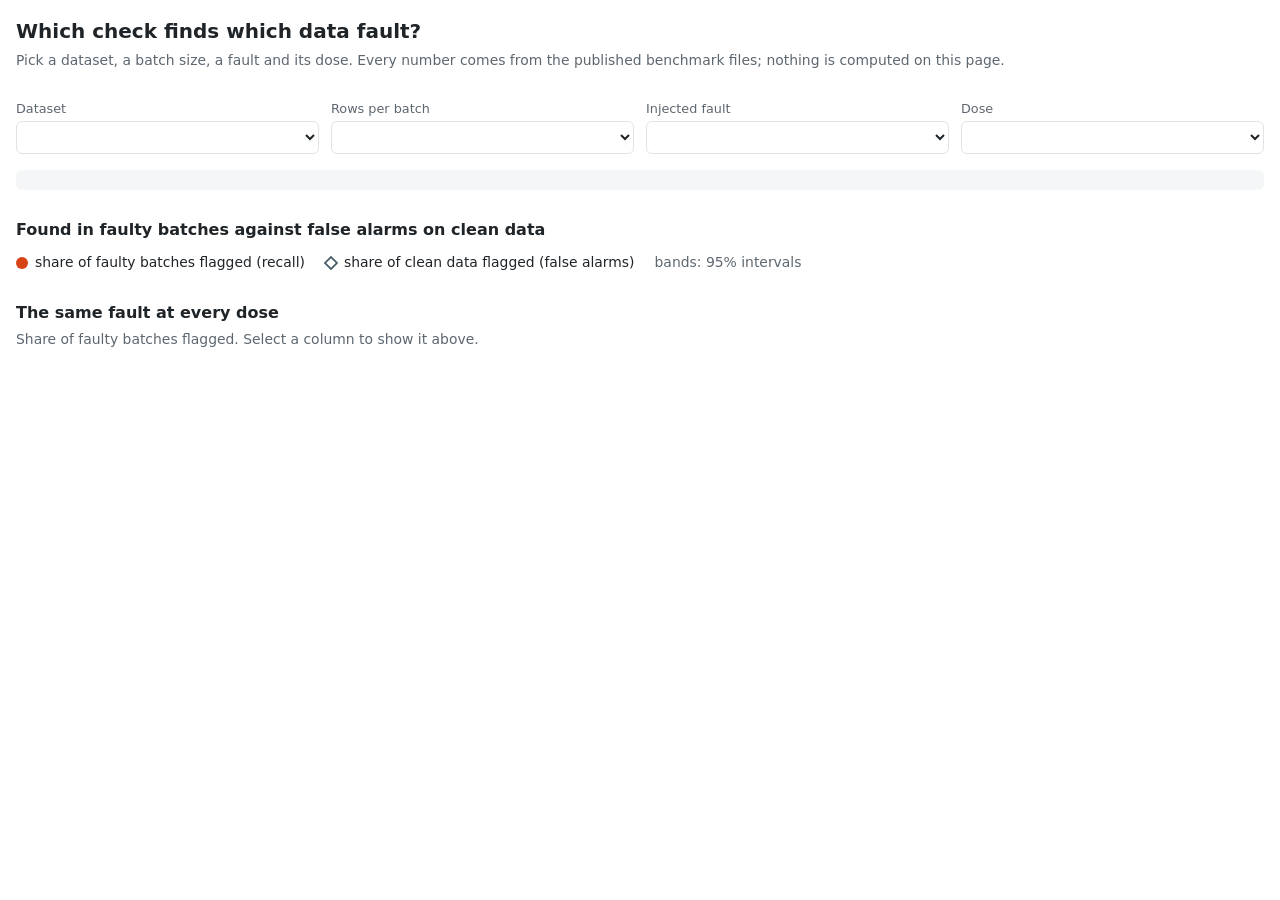
<file: explorer/template.html>
<!doctype html>
<html lang="en">
<head>
<meta charset="utf-8">
<meta name="viewport" content="width=device-width, initial-scale=1">
<title>ml-data-guard: results explorer</title>
<style>
:root {
  --ink: #1f2428; --muted: #5d6770; --line: #dfe3e7; --soft: #f5f6f7; --paper: #ffffff;
  --hit: #d84315; --hit-soft: rgba(216, 67, 21, 0.28); --clean: #455a64; --clean-soft: rgba(69, 90, 100, 0.3);
}
* { box-sizing: border-box; }
html { background: var(--paper); }
body {
  margin: 0; padding: 16px; background: var(--paper); color: var(--ink);
  font: 15px/1.5 Roboto, system-ui, -apple-system, "Segoe UI", Arial, sans-serif;
}
h1 { font-size: 1.25rem; margin: 0 0 4px; }
h2 { font-size: 1rem; margin: 28px 0 4px; }
p { margin: 0 0 10px; }
.muted { color: var(--muted); font-size: 0.87rem; }
.presets { display: flex; flex-wrap: wrap; gap: 8px; margin: 12px 0 16px; }
button {
  font: inherit; font-size: 0.87rem; color: var(--ink); background: var(--soft);
  border: 1px solid var(--line); border-radius: 6px; padding: 6px 10px; cursor: pointer;
}
button:hover { border-color: var(--hit); }
button[aria-pressed="true"] { background: var(--hit); border-color: var(--hit); color: #fff; }
button:focus-visible, select:focus-visible { outline: 2px solid var(--hit); outline-offset: 2px; }
.controls { display: grid; grid-template-columns: repeat(4, minmax(0, 1fr)); gap: 12px; }
label { display: block; font-size: 0.8rem; color: var(--muted); }
select {
  display: block; width: 100%; margin-top: 3px; padding: 7px 8px; font: inherit; color: var(--ink);
  background: var(--paper); border: 1px solid var(--line); border-radius: 6px;
}
.facts { margin: 16px 0 0; padding: 10px 12px; background: var(--soft); border-radius: 6px; }
.facts strong { font-weight: 600; }
.legend { display: flex; flex-wrap: wrap; gap: 6px 20px; margin: 8px 0 6px; font-size: 0.87rem; }
.key { display: inline-flex; align-items: center; gap: 7px; }
.mark { display: inline-block; width: 12px; height: 12px; }
.mark.hit { background: var(--hit); border-radius: 50%; }
.mark.clean { background: var(--paper); border: 2px solid var(--clean); transform: rotate(45deg) scale(0.85); }
.row, .axis {
  display: grid; grid-template-columns: 150px minmax(0, 1fr) 132px 132px; gap: 0 12px;
  align-items: center; min-height: 30px;
}
.group { margin: 14px 0 2px; font-size: 0.8rem; font-weight: 600; color: var(--muted); text-transform: uppercase; letter-spacing: 0.04em; }
.axis { min-height: 20px; font-size: 0.75rem; color: var(--muted); }
.ticks { position: relative; height: 16px; }
.ticks span { position: absolute; transform: translateX(-50%); }
.ticks span:first-child { transform: none; }
.ticks span:last-child { transform: translateX(-100%); }
.head { text-align: right; }
.name { font-weight: 500; }
.track {
  position: relative; height: 24px; border-left: 1px solid var(--line); border-right: 1px solid var(--line);
  background: linear-gradient(to right, transparent calc(25% - 1px), var(--line) calc(25% - 1px), var(--line) 25%, transparent 25%,
    transparent calc(50% - 1px), var(--line) calc(50% - 1px), var(--line) 50%, transparent 50%,
    transparent calc(75% - 1px), var(--line) calc(75% - 1px), var(--line) 75%, transparent 75%);
}
.track > span { position: absolute; top: 50%; }
.band { height: 8px; margin-top: -4px; border-radius: 4px; min-width: 2px; }
.band.hit { background: var(--hit-soft); }
.band.clean { background: var(--clean-soft); }
.gap { height: 2px; margin-top: -1px; background: var(--line); }
.dot { width: 12px; height: 12px; margin: -6px 0 0 -6px; }
.dot.hit { background: var(--hit); border-radius: 50%; }
.dot.clean { background: var(--paper); border: 2px solid var(--clean); transform: rotate(45deg) scale(0.85); }
.num { text-align: right; font-variant-numeric: tabular-nums; white-space: nowrap; }
.num small { color: var(--muted); font-size: 0.75rem; }
.num.hit { color: var(--hit); font-weight: 600; }
.num.hit small { font-weight: 400; }
.none { color: var(--muted); font-style: italic; }
.scroll { overflow-x: auto; }
table { border-collapse: collapse; width: 100%; font-variant-numeric: tabular-nums; font-size: 0.87rem; }
th, td { padding: 5px 8px; text-align: right; border-bottom: 1px solid var(--line); white-space: nowrap; }
th:first-child, td:first-child { text-align: left; }
thead th { font-weight: 600; vertical-align: bottom; white-space: normal; padding: 5px 3px; }
thead th:first-child { padding-left: 8px; }
thead button { width: 100%; padding: 4px 5px; line-height: 1.25; }
td.sel, th.sel { box-shadow: inset 2px 0 0 var(--hit), inset -2px 0 0 var(--hit); }
tr.split td { border-top: 2px solid var(--line); }
tfoot td { font-weight: 500; }
@media (max-width: 720px) {
  .controls { grid-template-columns: repeat(2, minmax(0, 1fr)); }
  .row { grid-template-columns: minmax(0, 1fr) auto auto; padding: 4px 0; }
  .row .track { grid-column: 1 / -1; grid-row: 2; }
  .axis { grid-template-columns: minmax(0, 1fr); }
  .axis .head, .axis .pad { display: none; }
  .num small { display: none; }
}
</style>
</head>
<body>
<h1>Which check finds which data fault?</h1>
<p class="muted">Pick a dataset, a batch size, a fault and its dose. Every number comes from the published
benchmark files; nothing is computed on this page.</p>

<div class="presets" id="presets" role="group" aria-label="Examples"></div>

<div class="controls">
  <label>Dataset<select id="run"></select></label>
  <label>Rows per batch<select id="size"></select></label>
  <label>Injected fault<select id="fault"></select></label>
  <label>Dose<select id="severity"></select></label>
</div>

<p class="facts" id="facts"></p>

<h2>Found in faulty batches against false alarms on clean data</h2>
<p class="muted" id="reading"></p>
<div class="legend">
  <span class="key"><span class="mark hit"></span>share of faulty batches flagged (recall)</span>
  <span class="key"><span class="mark clean"></span>share of clean data flagged (false alarms)</span>
  <span class="key muted">bands: 95% intervals</span>
</div>
<div id="chart"></div>

<h2>The same fault at every dose</h2>
<p class="muted">Share of faulty batches flagged. Select a column to show it above.</p>
<div class="scroll"><table id="doses"></table></div>

<p class="muted" id="source" style="margin-top:20px"></p>

<script id="data" type="application/json">/*EXPLORER_DATA*/</script>
<script>
(function () {
  "use strict";
  var DATA = JSON.parse(document.getElementById("data").textContent);
  var GROUPS = [
    ["calibrated", "Distances with a threshold calibrated on clean data"],
    ["textbook", "Fixed thresholds from tutorials"],
    ["schema", "Schema check"]
  ];
  var PRESETS = [
    ["A tiny dose: the schema finds it, distances do not", "covertype", 10000, "unit_change", 0.001],
    ["A legal shift: distances find it, the schema does not", "covertype", 10000, "mean_shift", 0.05],
    ["Seasonal data: a fault in every fifth row goes unseen", "beijing_static", 1000, "unit_change", 0.2],
    ["A feature from the future passes every check", "synthetic_series", 10000, "time_travel", 10],
    ["Nothing is wrong, and fixed thresholds still fire", "news", 1000, "tiny_noise", 0.0001]
  ];
  var state = { run: "covertype", size: 10000, fault: "unit_change", severity: 0.01 };

  function node(tag, cls, text) {
    var e = document.createElement(tag);
    if (cls) { e.className = cls; }
    if (text !== undefined) { e.textContent = text; }
    return e;
  }
  function clear(e) { while (e.firstChild) { e.removeChild(e.firstChild); } }
  function byId(id) { return document.getElementById(id); }
  function trim(x, digits) { return String(Number(x.toFixed(digits))); }
  function pct(x) { return trim(x * 100, 1) + "%"; }
  function interval(cell) { return "[" + trim(cell[1] * 100, 1) + ", " + trim(cell[2] * 100, 1) + "]"; }
  function signed(x) { return (x < 0 ? "-" : "+") + Math.abs(x * 100).toFixed(2); }
  function count(n) { return String(n).replace(/\B(?=(\d{3})+(?!\d))/g, ","); }

  function dose(entry) {
    var s = entry.severity;
    if (entry.unit === "fraction_of_rows") { return trim(s * 100, 3) + "% of rows"; }
    if (entry.unit === "sigma") { return s + " standard deviations"; }
    if (entry.unit === "relative_scale") { return "spread +" + trim(s * 100, 3) + "%"; }
    if (entry.unit === "lead_steps") { return s + (s === 1 ? " step ahead" : " steps ahead"); }
    return "whole column";
  }

  function run() { return DATA.runs.filter(function (r) { return r.id === state.run; })[0]; }
  function size() { return run().sizes.filter(function (s) { return s.batch_size === state.size; })[0]; }
  function doses() { return size().faults.filter(function (f) { return f.fault === state.fault; }); }
  function entry() { return doses().filter(function (f) { return f.severity === state.severity; })[0]; }

  function repair() {
    var r = run() || DATA.runs[0];
    state.run = r.id;
    if (!size()) { state.size = r.sizes[r.sizes.length - 1].batch_size; }
    if (!doses().length) { state.fault = size().faults[0].fault; }
    if (!entry()) { var d = doses(); state.severity = d[Math.floor((d.length - 1) / 2)].severity; }
  }

  function options(select, items, current) {
    clear(select);
    items.forEach(function (item) {
      var o = node("option", null, item[1]);
      o.value = String(item[0]);
      o.selected = item[0] === current;
      select.appendChild(o);
    });
  }

  function controls() {
    options(byId("run"), DATA.runs.map(function (r) {
      return [r.id, r.label + " (" + count(r.rows) + " rows)"];
    }), state.run);
    options(byId("size"), run().sizes.map(function (s) {
      return [s.batch_size, count(s.batch_size)];
    }), state.size);
    var seen = {};
    var faults = [];
    size().faults.forEach(function (f) {
      if (!seen[f.fault]) { seen[f.fault] = true; faults.push([f.fault, DATA.faults[f.fault]]); }
    });
    options(byId("fault"), faults, state.fault);
    options(byId("severity"), doses().map(function (f) { return [f.severity, dose(f)]; }), state.severity);
    Array.prototype.forEach.call(byId("presets").children, function (b, i) {
      var p = PRESETS[i];
      var on = p[1] === state.run && p[2] === state.size && p[3] === state.fault && p[4] === state.severity;
      b.setAttribute("aria-pressed", on ? "true" : "false");
    });
  }

  function facts() {
    var e = entry(), r = run(), s = size(), box = byId("facts");
    clear(box);
    box.appendChild(node("strong", null, DATA.faults[e.fault] + ", " + dose(e) + ". "));
    var text = e.n + " faulty batches of " + count(s.batch_size) + " rows, compared with " +
      count(s.n_clean) + " clean batches. ";
    if (e.control) {
      text += "This is the negative control: nothing here should be found, so every flag is a false alarm. ";
    }
    if (e.impact && r.model) {
      text += "Model accuracy loss when the same fault hits held-out data: " + signed(e.impact[0]) +
        " points [" + signed(e.impact[1]) + ", " + signed(e.impact[2]) + "] (clean accuracy " +
        r.model.clean_accuracy.toFixed(3) + ", batches of " + count(r.model.batch_size) + " rows).";
      if (e.impact[2] < 0) { text += " A negative loss means the leak makes the model look better."; }
    }
    box.appendChild(document.createTextNode(text));
    byId("reading").textContent = "A rule is useful when the filled dot is far to the right of the diamond. " +
      (e.level === "batch"
        ? "This fault changes whole rows, so both rates are per batch: any feature may raise the alarm."
        : "Both rates are per feature: the faulted feature in faulty batches, every feature in clean ones.");
    byId("source").textContent = "Source: benchmarks/results/" + r.id + ".json at commit " + r.commit +
      ". Reference: " + r.reference + ". Calibrated thresholds target " + pct(r.target_fpr) +
      " false alarms per feature.";
  }

  function place(e, left, width) {
    e.style.left = (left * 100) + "%";
    if (width !== undefined) { e.style.width = (width * 100) + "%"; }
    return e;
  }

  function axis() {
    var a = node("div", "axis");
    a.appendChild(node("span", "pad"));
    var ticks = node("div", "ticks");
    [0, 0.25, 0.5, 0.75, 1].forEach(function (t) { ticks.appendChild(place(node("span", null, pct(t)), t)); });
    a.appendChild(ticks);
    a.appendChild(node("span", "head", "found"));
    a.appendChild(node("span", "head", "false alarms"));
    return a;
  }

  function number(cls, cell) {
    var n = node("div", "num " + cls);
    if (!cell) { n.textContent = "n/a"; n.className = "num none"; return n; }
    n.appendChild(document.createTextNode(pct(cell[0]) + " "));
    n.appendChild(node("small", null, interval(cell)));
    return n;
  }

  function chart() {
    var e = entry(), clean = size().clean[e.level], box = byId("chart");
    clear(box);
    box.appendChild(axis());
    GROUPS.forEach(function (group) {
      box.appendChild(node("div", "group", group[1]));
      DATA.rules.filter(function (rule) { return rule.group === group[0]; }).forEach(function (rule) {
        var hit = e.rules[rule.id], base = clean[rule.id];
        var row = node("div", "row");
        row.appendChild(node("div", "name", rule.label));
        var track = node("div", "track");
        if (hit && base) {
          track.appendChild(place(node("span", "gap"), Math.min(hit[0], base[0]), Math.abs(hit[0] - base[0])));
        }
        if (base) {
          track.appendChild(place(node("span", "band clean"), base[1], base[2] - base[1]));
          track.appendChild(place(node("span", "dot clean"), base[0]));
        }
        if (hit) {
          track.appendChild(place(node("span", "band hit"), hit[1], hit[2] - hit[1]));
          track.appendChild(place(node("span", "dot hit"), hit[0]));
        } else {
          track.appendChild(place(node("span", "none", "not scored: the column is gone"), 0.02)).style.marginTop = "-0.75em";
        }
        row.appendChild(track);
        row.appendChild(number("hit", hit));
        row.appendChild(number("clean", base));
        box.appendChild(row);
      });
    });
  }

  function shade(cell, rate) {
    cell.style.background = "rgba(216, 67, 21, " + (rate * 0.85).toFixed(3) + ")";
    if (rate > 0.6) { cell.style.color = "#fff"; }
  }

  function table() {
    var list = doses(), clean = size().clean[list[0].level], t = byId("doses");
    clear(t);
    var head = node("tr");
    head.appendChild(node("th", null, "Rule"));
    head.appendChild(node("th", null, "Clean data"));
    list.forEach(function (f) {
      var th = node("th", f.severity === state.severity ? "sel" : null);
      var b = node("button", null, dose(f));
      b.type = "button";
      b.setAttribute("aria-pressed", f.severity === state.severity ? "true" : "false");
      b.addEventListener("click", function () { state.severity = f.severity; render(); });
      th.appendChild(b);
      head.appendChild(th);
    });
    var thead = node("thead");
    thead.appendChild(head);
    t.appendChild(thead);
    var body = node("tbody"), previous = null;
    DATA.rules.forEach(function (rule) {
      var tr = node("tr", previous && previous !== rule.group ? "split" : null);
      previous = rule.group;
      tr.appendChild(node("td", null, rule.label));
      tr.appendChild(node("td", null, clean[rule.id] ? pct(clean[rule.id][0]) : "n/a"));
      list.forEach(function (f) {
        var cell = f.rules[rule.id];
        var td = node("td", f.severity === state.severity ? "sel" : null, cell ? pct(cell[0]) : "n/a");
        if (cell) { shade(td, cell[0]); } else { td.className += " none"; }
        tr.appendChild(td);
      });
      body.appendChild(tr);
    });
    t.appendChild(body);
    if (list.some(function (f) { return f.impact; })) {
      var foot = node("tfoot"), tr = node("tr", "split");
      tr.appendChild(node("td", null, "Model accuracy loss (points)"));
      tr.appendChild(node("td", null, ""));
      list.forEach(function (f) {
        tr.appendChild(node("td", f.severity === state.severity ? "sel" : null, f.impact ? signed(f.impact[0]) : "n/a"));
      });
      foot.appendChild(tr);
      t.appendChild(foot);
    }
  }

  function fit() {
    try {
      if (window.frameElement) {
        window.frameElement.style.height = (document.documentElement.scrollHeight + 8) + "px";
      }
    } catch (error) { /* embedded from another origin: the frame keeps its height */ }
  }

  function render() {
    repair();
    controls();
    facts();
    chart();
    table();
    fit();
  }

  PRESETS.forEach(function (p) {
    var b = node("button", null, p[0]);
    b.type = "button";
    b.addEventListener("click", function () {
      state = { run: p[1], size: p[2], fault: p[3], severity: p[4] };
      render();
    });
    byId("presets").appendChild(b);
  });
  byId("run").addEventListener("change", function (e) { state.run = e.target.value; render(); });
  byId("size").addEventListener("change", function (e) { state.size = Number(e.target.value); render(); });
  byId("fault").addEventListener("change", function (e) {
    state.fault = e.target.value;
    state.severity = null;
    render();
  });
  byId("severity").addEventListener("change", function (e) { state.severity = Number(e.target.value); render(); });
  window.addEventListener("resize", fit);
  render();
})();
</script>
</body>
</html>
</file>
